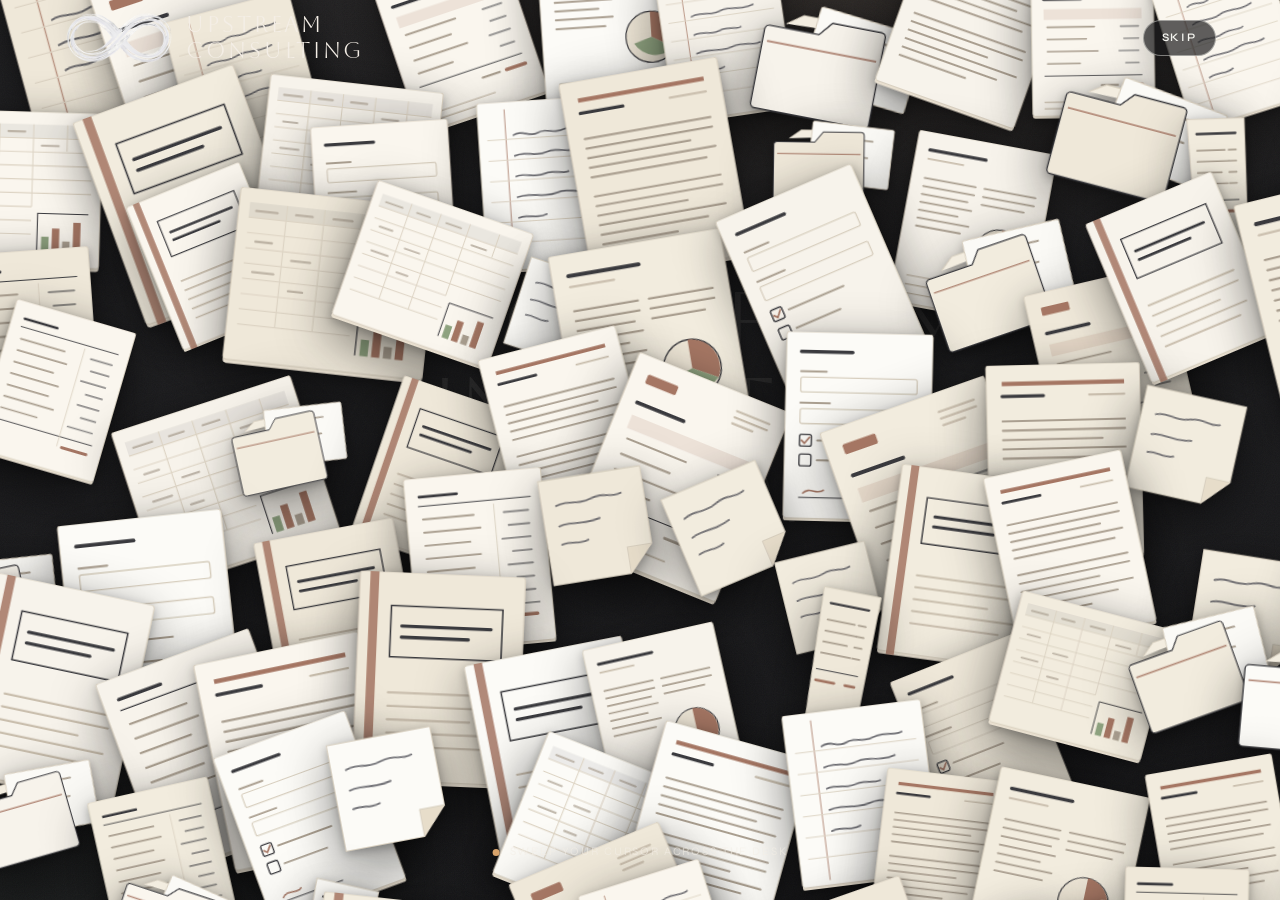
<file: index.html>
<!DOCTYPE html>
<html lang="en">
<head>
  <meta charset="UTF-8">
  <meta name="viewport" content="width=device-width, initial-scale=1.0">
  <script>
    /* Seen the desk already this browser session? Go straight to the home page. Add ?replay to watch it again. */
    (function(){
      try {
        if (sessionStorage.getItem('upstreamDeskSeen') && !/[?&]replay\b/.test(location.search)) location.replace('/home/');
      } catch (e) {}
    })();
  </script>
  <link rel="icon" type="image/png" sizes="32x32" href="/images/favicon-32.png">
  <link rel="icon" type="image/png" sizes="256x256" href="/images/favicon-256.png">
  <link rel="apple-touch-icon" href="/images/favicon-256.png">
  <title>AI &amp; Operations Consultant in BC | Upstream Consulting</title>
  <meta name="description" content="Every business runs on systems. Most were never written down. Upstream maps how yours run, systemizes them, and builds in the AI where it fits. Process first. Based in BC, Canada.">
  <link rel="canonical" href="https://upstreamconsulting.ca/">

  <!-- Open Graph -->
  <meta property="og:type" content="website">
  <meta property="og:title" content="AI &amp; Operations Consultant in BC | Upstream Consulting">
  <meta property="og:description" content="Every business runs on systems. Most were never written down. Upstream maps how yours run, systemizes them, and builds in the AI where it fits. Process first.">
  <meta property="og:url" content="https://upstreamconsulting.ca/">
  <meta property="og:image" content="https://upstreamconsulting.ca/images/og-card.jpg">
  <meta property="og:image:width" content="1200">
  <meta property="og:image:height" content="630">
  <meta property="og:site_name" content="Upstream Consulting">

  <!-- Twitter Card -->
  <meta name="twitter:card" content="summary_large_image">
  <meta name="twitter:image" content="https://upstreamconsulting.ca/images/og-card.jpg">
  <meta name="twitter:title" content="AI &amp; Operations Consultant in BC | Upstream Consulting">
  <meta name="twitter:description" content="Every business runs on systems. Most were never written down. Upstream maps how yours run, systemizes them, and builds in the AI where it fits. Process first.">

  <!-- ProfessionalService JSON-LD -->
  <script type="application/ld+json">
  {
    "@context": "https://schema.org",
    "@type": "ProfessionalService",
    "name": "Upstream Consulting",
    "alternateName": "Upstream Consulting Solutions Inc.",
    "description": "Tools that quote, track and run the job for contractors, trades and field service businesses in British Columbia, Canada, plus Claude set up properly for their teams.",
    "url": "https://upstreamconsulting.ca/",
    "email": "levi@upstreamconsulting.ca",
    "image": "https://upstreamconsulting.ca/images/og-card.jpg",
    "logo": "https://upstreamconsulting.ca/images/favicon-256.png",
    "areaServed": [
      { "@type": "AdministrativeArea", "name": "British Columbia" },
      { "@type": "Country", "name": "Canada" }
    ],
    "address": {
      "@type": "PostalAddress",
      "addressRegion": "BC",
      "addressCountry": "CA"
    },
    "founder": {
      "@type": "Person",
      "name": "Levi Dick"
    },
    "knowsAbout": [
      "quote and estimate tools for contractors",
      "project tracking for owners and builders",
      "CRM inside Microsoft 365",
      "Claude setup and training for teams",
      "operations consulting for trades and field service businesses",
      "workflow automation"
    ]
  }
  </script>
  <link rel="stylesheet" href="/styles.css?v=5">
  <link rel="stylesheet" href="/motion.css?v=1">
  <style>
    /* Page tokens: type and layout only. */
    :root {
      --font-label: 'Syne', 'Arial', sans-serif;
      --nav-h: 76px;
      --logo-h: 52px;
      --edge: max(24px, calc((100% - var(--max-width)) / 2 + 24px));
    }

    /* ----------------------------------------------------------------
       Desk hero: copied verbatim from the live /index.html so the page
       looks and behaves exactly as it does today. These colour values
       are the live page's own, not new ones.
       ---------------------------------------------------------------- */
    .ai-desk{position:relative;min-height:100vh;overflow:hidden;isolation:isolate;cursor:crosshair;
      background:radial-gradient(1200px 600px at 70% -10%, rgba(216,163,107,.10), transparent 60%),
      radial-gradient(900px 500px at 0% 110%, rgba(91,122,94,.08), transparent 60%),
      linear-gradient(180deg,#1d1d1f,#141416);}
    .ai-desk::after{content:"";position:absolute;inset:0;z-index:0;pointer-events:none;opacity:.05;
      background-image:url("data:image/svg+xml;utf8,<svg xmlns='http://www.w3.org/2000/svg' width='200' height='200'><filter id='n'><feTurbulence type='fractalNoise' baseFrequency='0.9' numOctaves='2'/></filter><rect width='100%25' height='100%25' filter='url(%23n)'/></svg>");}
    .ai-reveal{position:absolute;inset:0;z-index:1;display:flex;flex-direction:column;align-items:center;justify-content:center;text-align:center;padding:120px 24px 48px;}
    .ai-reveal .eyebrow{font-family:'Syne',sans-serif;font-size:.72rem;font-weight:600;letter-spacing:.22em;text-transform:uppercase;color:#D8A36B;margin-bottom:18px;opacity:0;transform:translateY(8px);transition:opacity .8s ease,transform .8s ease;}
    .ai-reveal h1{font-family:'Aboreto',Georgia,serif;font-size:clamp(38px,7vw,84px);line-height:1.02;letter-spacing:.01em;color:#F4EEE6;max-width:16ch;margin:0 auto;text-transform:none;opacity:.1;transition:opacity .6s ease;}
    .ai-reveal .lead{margin-top:22px;max-width:560px;font-size:1.05rem;color:rgba(244,238,230,.86);opacity:0;transform:translateY(10px);transition:opacity .8s ease .1s,transform .8s ease .1s;}
    .ai-reveal .cta{margin-top:32px;display:flex;gap:14px;flex-wrap:wrap;justify-content:center;opacity:0;transform:translateY(10px);transition:opacity .8s ease .2s,transform .8s ease .2s;pointer-events:none;}
    .ai-reveal.cleared .eyebrow,.ai-reveal.cleared .lead,.ai-reveal.cleared .cta{opacity:1;transform:none;}
    .ai-reveal.cleared .cta{pointer-events:auto;}
    .ai-reveal.cleared h1{opacity:1;}
    .ai-clutter{position:absolute;inset:0;z-index:2;pointer-events:none;}
    .ai-item{position:absolute;transition:transform .85s cubic-bezier(.22,.61,.36,1),opacity .8s ease;will-change:transform,opacity;filter:drop-shadow(0 16px 26px rgba(0,0,0,.42)) drop-shadow(0 3px 5px rgba(0,0,0,.3));}
    .ai-item svg{display:block;width:100%;height:auto;}
    .ai-item.gone{opacity:0;}
    .ai-hint{position:absolute;left:50%;bottom:38px;transform:translateX(-50%);z-index:3;font-family:'Syne',sans-serif;font-size:.72rem;letter-spacing:.16em;text-transform:uppercase;color:rgba(244,238,230,.6);display:flex;align-items:center;gap:10px;transition:opacity .5s ease;}
    .ai-hint .dot{width:7px;height:7px;border-radius:50%;background:#D8A36B;animation:aipulse 1.6s ease-in-out infinite;}
    @keyframes aipulse{0%,100%{opacity:.4;transform:scale(1);}50%{opacity:1;transform:scale(1.5);}}
    .ai-hint.hide{opacity:0;}
    .ai-reveal .cta .btn-outline{color:#fff;border-color:rgba(255,255,255,.5);}
    .ai-reveal .cta .btn-outline:hover{background:#fff;color:var(--charcoal);border-color:#fff;}
    .splash-logo{position:fixed;top:26px;left:28px;z-index:10;display:flex;align-items:center;gap:12px;text-decoration:none;}
    .splash-logo img{height:52px;width:auto;filter:invert(1);}
    .splash-logo span{font-family:'Aboreto',serif;font-weight:400;font-size:1.4rem;line-height:1.14;text-transform:uppercase;letter-spacing:.12em;color:#F4EEE6;white-space:nowrap;}
    .splash-logo:hover span{color:#D8A36B;}
    @media (max-width:900px){.ai-reveal{padding-top:120px;}.splash-logo{top:18px;left:18px;}.splash-logo img{height:42px;}.splash-logo span{font-size:1.15rem;}}
    @media (prefers-reduced-motion:reduce){.ai-item{transition:none;}.ai-reveal .eyebrow,.ai-reveal .lead,.ai-reveal .cta{transition:none;}}

    /* ARTIFACT-LOCAL OVERRIDES (page CSS starts here: tokens only, no raw hex or font names) */

    /* Logo sits exactly where the home page nav logo sits, so it holds still through the hand off
       (its transition name, site-logo, is set in /motion.css) */
    .splash-logo { top: calc((var(--nav-h) - var(--logo-h)) / 2); left: var(--edge); }
    .splash-logo img { height: var(--logo-h); }
    @media (min-width: 901px) and (max-width: 1080px) { :root { --logo-h: 44px; } .splash-logo span { font-size: 1.12rem; } }
    @media (max-width: 900px) {
      .splash-logo { top: calc((var(--nav-h) - var(--logo-h)) / 2); left: 24px; }
      .splash-logo img { height: var(--logo-h); }
      .splash-logo span { font-size: 1.4rem; }
    }
    @media (max-width: 480px) { :root { --logo-h: 40px; } .splash-logo span { font-size: 1.05rem; } }

    /* Skip: visible from the first moment */
    .intro-skip {
      position: fixed; z-index: 11;
      top: calc((var(--nav-h) - 36px) / 2); right: var(--edge);
      height: 36px; display: inline-flex; align-items: center; padding: 0 18px;
      font-family: var(--font-label); font-size: .72rem; font-weight: 600; letter-spacing: .16em; text-transform: uppercase;
      color: var(--off-white);
      border: 1px solid color-mix(in srgb, var(--off-white) 45%, transparent); border-radius: 999px;
      background: color-mix(in srgb, var(--charcoal) 70%, transparent);
    }
    .intro-skip:hover { color: var(--charcoal); background: var(--gold); border-color: var(--gold); }
    @media (max-width: 900px) { .intro-skip { right: 24px; } }

    /* Page to page hand off (calm crossfade, the logo holds still) lives in /motion.css */

    @media print {
      .intro-skip, .ai-clutter, .ai-hint { display: none !important; }
      .ai-reveal .eyebrow, .ai-reveal .lead, .ai-reveal .cta, .ai-reveal h1 { opacity: 1 !important; transform: none !important; }
    }
  </style>
</head>
<body>

  <a href="#main" class="skip-link">Skip to content</a>

  <!-- Splash masthead: logo and Skip only, no menu (as on the live landing) -->
  <a href="/home/" class="splash-logo" aria-label="Upstream Consulting, go to the home page">
    <img src="/images/logo-symbol.png" alt="Upstream Consulting">
    <span>Upstream<br>Consulting</span>
  </a>
  <a href="/home/" class="intro-skip">Skip</a>

  <!-- Hero: clear the desk -->
  <section class="ai-desk" id="ai-desk">
    <div class="ai-reveal" id="aiReveal">
      <a id="main" tabindex="-1"></a>
      <div class="eyebrow">Operations + AI Consulting</div>
      <h1>Get out from under the paperwork.</h1>
      <p class="lead">Every business runs on systems. Most were never written down. Upstream maps how yours actually run, systemizes them, and builds in the AI where it earns its place. Process first, based in BC.</p>
      <div class="cta">
        <a class="btn btn-primary" id="learnMore" href="/home/">Learn more</a>
      </div>
    </div>
    <div class="ai-clutter" id="aiClutter" aria-hidden="true"></div>
    <div class="ai-hint" id="aiHint"><span class="dot"></span> Sweep your cursor across the desk</div>
  </section>

  <script>
    /* Hand off to the home page once the headline has had time to be read.
       Desk clears (auto at 3.2 s, or sooner once about half the papers are swept),
       the reveal fades in over about 1 s, then a 2 s hold, then location.replace().
       No timer for keyboard users (any Tab or focus) or with reduced motion.
       In a background tab it waits until the page is on screen, then holds again. */
    (function(){
      var HOME = '/home/', KEY = 'upstreamDeskSeen', REVEAL_MS = 1000, HOLD_MS = 2000;
      var desk = document.getElementById('ai-desk');
      var reduce = window.matchMedia && matchMedia('(prefers-reduced-motion: reduce)').matches;
      var held = false, timer = null, done = false;
      function hold(){ held = true; if (timer) { clearTimeout(timer); timer = null; } }
      document.addEventListener('keydown', function(e){ if (e.key === 'Tab') hold(); });
      document.addEventListener('focusin', hold);
      if (reduce) { var b = document.getElementById('learnMore'); if (b) b.textContent = 'Continue'; }
      desk.addEventListener('deskcleared', function(e){
        if (done) return; done = true;
        try { sessionStorage.setItem(KEY, '1'); } catch (err) {}
        if (reduce || (e.detail && e.detail.reduced) || held) return;
        function go(){
          if (held) return;
          if (document.hidden) {
            document.addEventListener('visibilitychange', function shown(){
              if (document.hidden) return;
              document.removeEventListener('visibilitychange', shown);
              timer = setTimeout(go, HOLD_MS);
            });
            return;
          }
          location.replace(HOME);
        }
        timer = setTimeout(go, REVEAL_MS + HOLD_MS);
      });
    })();
  </script>
  <script src="/desk-hero.js" defer></script>
</body>
</html>
</file>
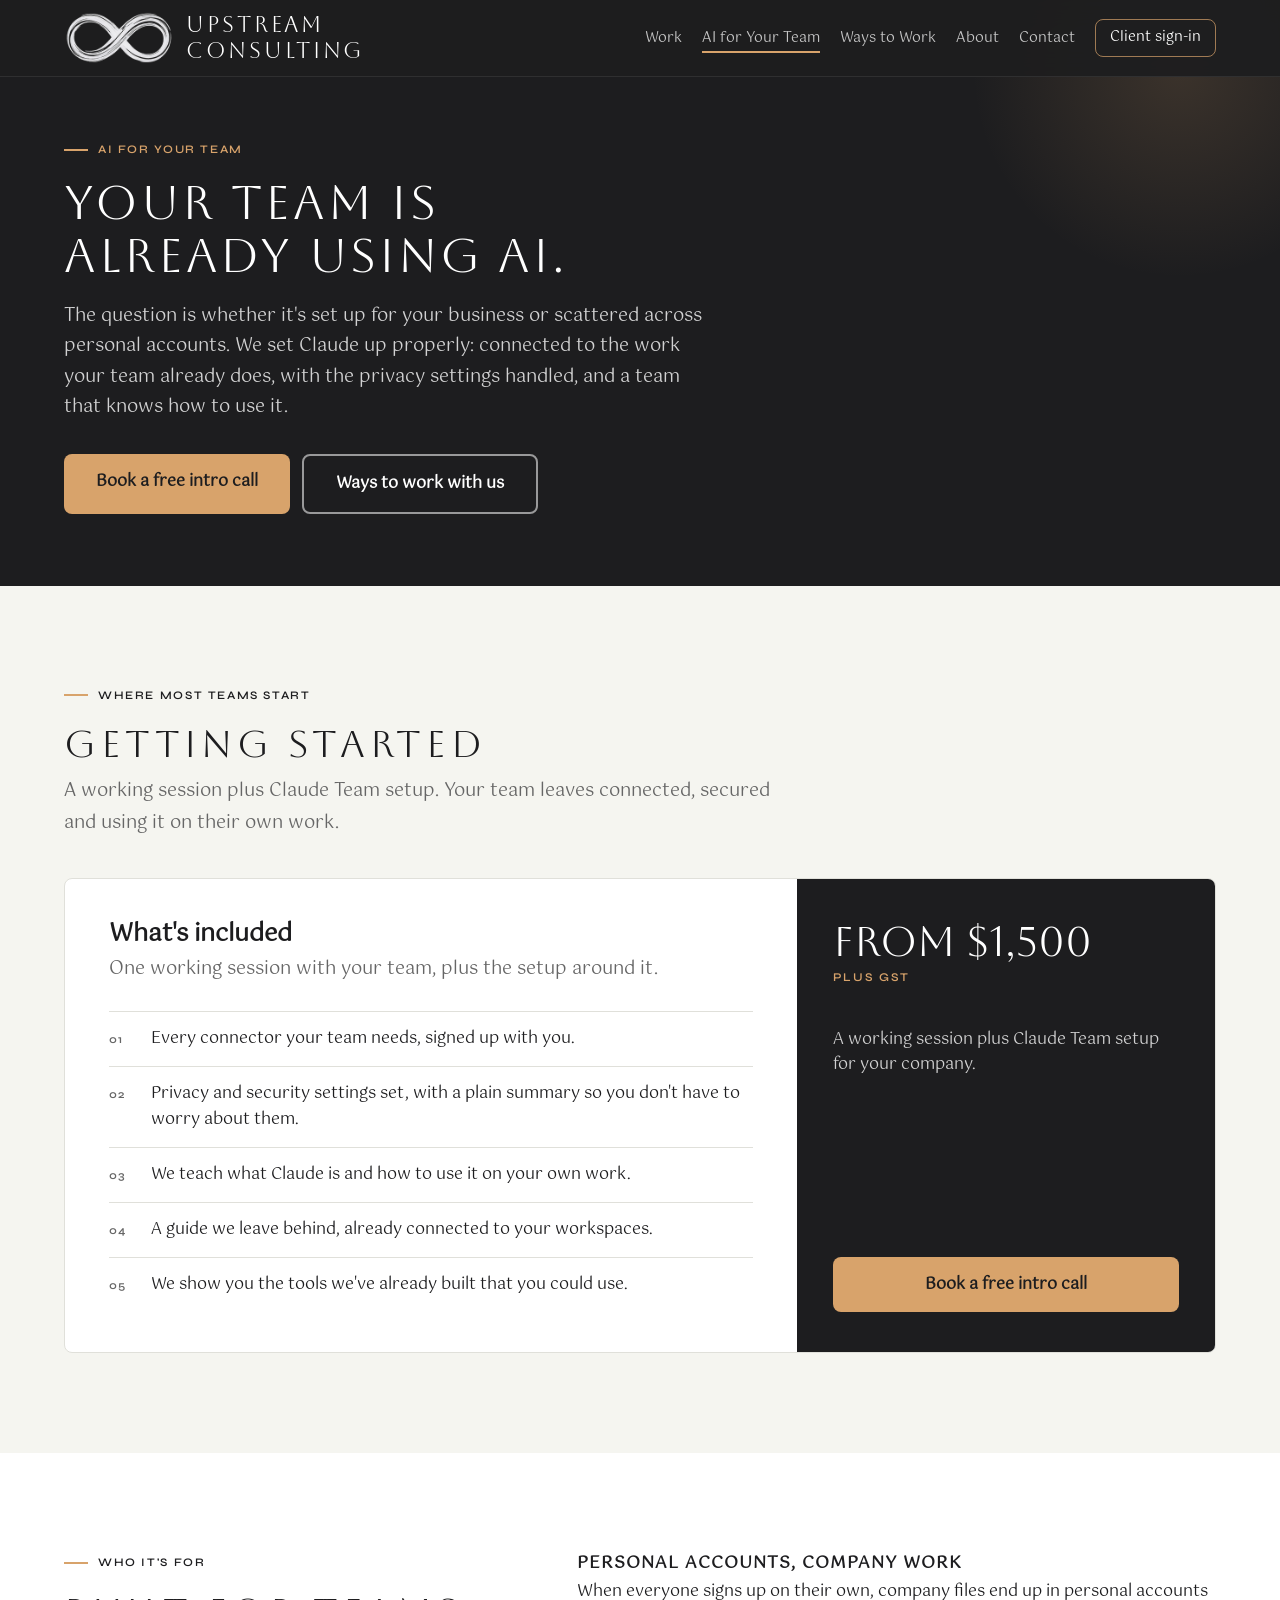
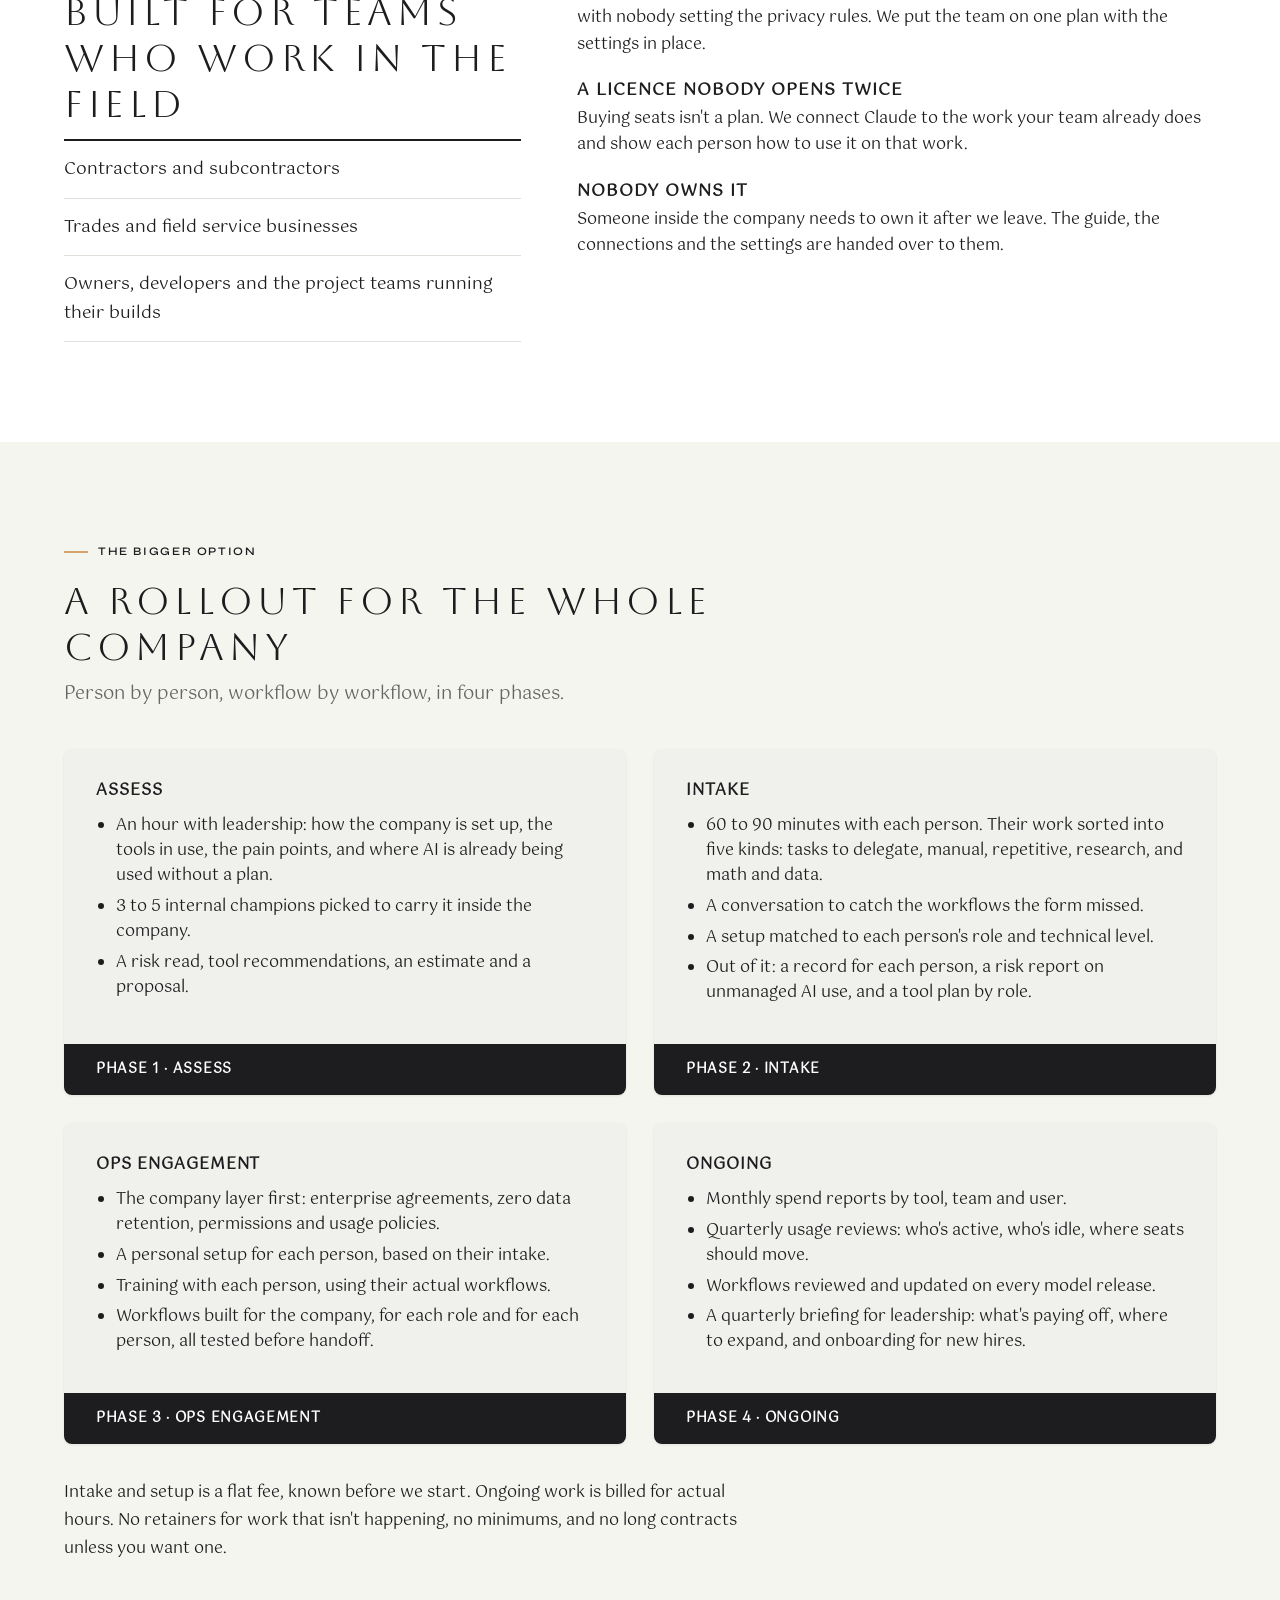
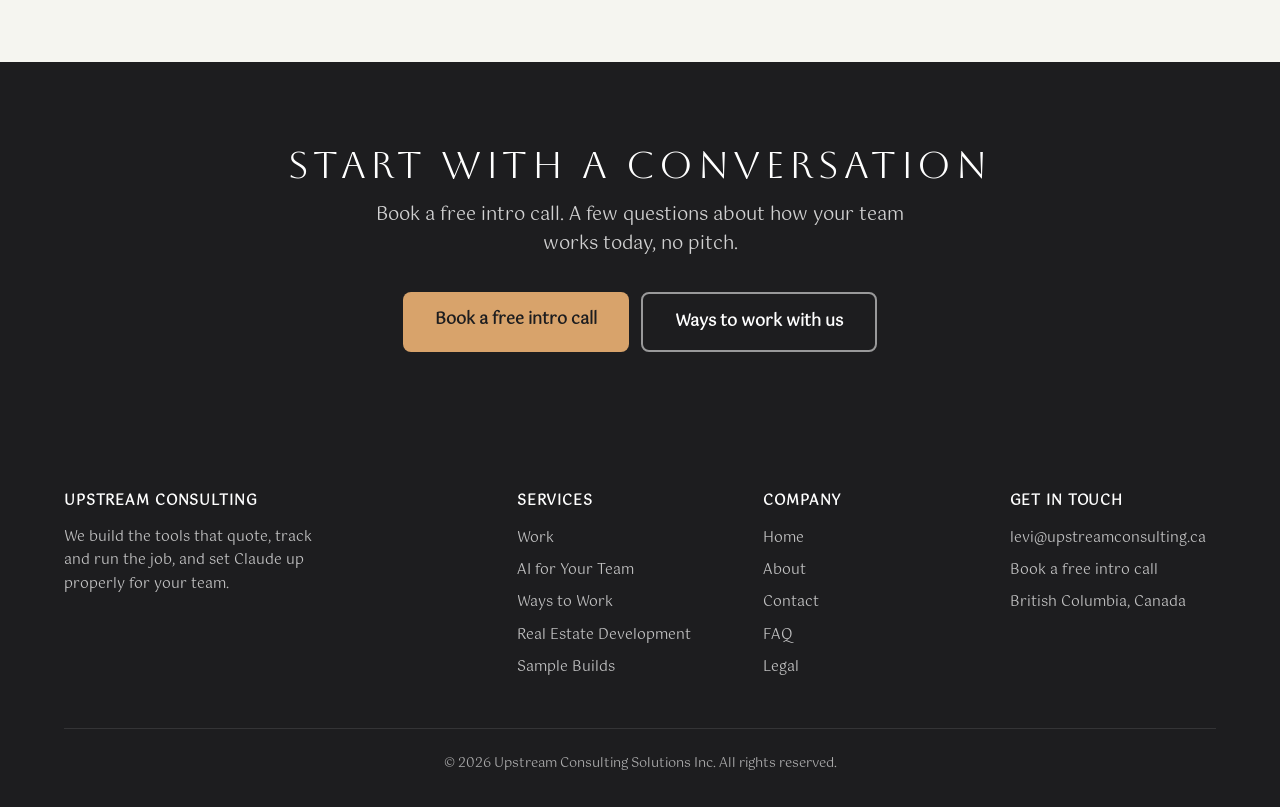
<file: ai-integration/index.html>
<!DOCTYPE html>
<html lang="en">
<head>
  <meta charset="UTF-8">
  <meta name="viewport" content="width=device-width, initial-scale=1.0">
  <link rel="icon" type="image/png" sizes="32x32" href="/images/favicon-32.png">
  <link rel="icon" type="image/png" sizes="256x256" href="/images/favicon-256.png">
  <link rel="apple-touch-icon" href="/images/favicon-256.png">
  <title>AI for Your Team | Upstream Consulting</title>
  <meta name="description" content="Claude set up properly for contractors, trades, field service and project teams. Getting Started from $1,500 plus GST, or a rollout across the whole company.">
  <link rel="canonical" href="https://upstreamconsulting.ca/ai-integration/">

  <!-- Open Graph -->
  <meta property="og:type" content="website">
  <meta property="og:title" content="AI for Your Team | Upstream Consulting">
  <meta property="og:description" content="Claude set up properly for contractors, trades, field service and project teams. Getting Started from $1,500 plus GST, or a rollout across the whole company.">
  <meta property="og:url" content="https://upstreamconsulting.ca/ai-integration/">
  <meta property="og:image" content="https://upstreamconsulting.ca/images/og-card.jpg">
  <meta property="og:image:width" content="1200">
  <meta property="og:image:height" content="630">
  <meta property="og:site_name" content="Upstream Consulting">

  <!-- Twitter Card -->
  <meta name="twitter:card" content="summary_large_image">
  <meta name="twitter:image" content="https://upstreamconsulting.ca/images/og-card.jpg">
  <meta name="twitter:title" content="AI for Your Team | Upstream Consulting">
  <meta name="twitter:description" content="Claude set up properly for contractors, trades, field service and project teams. Getting Started from $1,500 plus GST, or a rollout across the whole company.">
  <link rel="stylesheet" href="/styles.css?v=5">
  <link rel="stylesheet" href="/motion.css?v=1">
  <style>
    /* Page tokens: type and layout only. Every colour below comes from the :root tokens in /styles.css. */
    :root {
      --font-label: 'Syne', 'Arial', sans-serif;
      --font-display: 'Aboreto', Georgia, serif;
      --font-body: 'Gotu', Georgia, serif;
      --nav-h: 76px;
      --top-h: var(--nav-h);
    }

    /* ARTIFACT-LOCAL OVERRIDES (marker read by check-artifact.js; no hex, no raw font names below) */

    /* Shared helpers */
    .label {
      font-family: var(--font-label); font-size: .72rem; font-weight: 600;
      letter-spacing: .14em; text-transform: uppercase; color: var(--charcoal);
      margin-bottom: 1rem; display: flex; align-items: center; gap: 10px;
    }
    .label::before { content: ''; flex: 0 0 24px; height: 2px; background: var(--gold); }
    .label.on-dark { color: var(--gold); }
    .btn-row { display: flex; flex-wrap: wrap; gap: 12px; margin-top: 2rem; }
    .btn-row.center { justify-content: center; }
    .btn-outline.on-light { color: var(--charcoal); border-color: var(--charcoal); }
    .btn-outline.on-light:hover { background: var(--charcoal); color: var(--white); }
    .btn-outline.on-dark { color: var(--white); border-color: color-mix(in srgb, var(--white) 55%, transparent); }
    .btn-outline.on-dark:hover { background: var(--white); color: var(--charcoal); border-color: var(--white); }
    .section-head { max-width: 720px; margin-bottom: 2.5rem; }
    .section-head h2 { margin-bottom: .5rem; }
    .section-head .section-sub { margin-bottom: 0; }

    /* Page hero */
    .page-hero { background: var(--charcoal); padding: calc(var(--top-h) + 64px) 0 72px; position: relative; overflow: hidden; }
    .page-hero::before {
      content: ''; position: absolute; top: -140px; right: -110px; width: 420px; height: 420px; border-radius: 50%;
      background: radial-gradient(circle, color-mix(in srgb, var(--gold) 16%, transparent) 0%, transparent 70%);
      pointer-events: none;
    }
    .page-hero .container { position: relative; z-index: 1; }
    .page-hero h1 { color: var(--white); font-size: clamp(1.9rem, 3.8vw, 3rem); line-height: 1.12; max-width: 18ch; margin-bottom: 1.1rem; }
    .page-hero .lead { color: color-mix(in srgb, var(--white) 80%, transparent); font-size: 1.12rem; max-width: 640px; }
    .page-hero .lead + .lead { margin-top: .9rem; }

    /* Getting Started offer */
    .offer { display: grid; grid-template-columns: minmax(0, 7fr) minmax(0, 4fr); gap: 0; border: 1px solid var(--gray-200); border-radius: var(--radius); overflow: hidden; background: var(--white); }
    .offer-main { padding: 40px 44px; }
    .offer-main h3 { font-size: 1.5rem; margin-bottom: .4rem; }
    .offer-main .offer-what { color: var(--gray-600); margin-bottom: 1.6rem; }
    .offer-list { list-style: none; counter-reset: incl; }
    .offer-list li {
      counter-increment: incl; display: grid; grid-template-columns: 38px 1fr; gap: 4px;
      padding: 14px 0; border-top: 1px solid var(--gray-200); font-size: 1.02rem; line-height: 1.6;
    }
    .offer-list li::before {
      content: counter(incl, decimal-leading-zero); font-family: var(--font-label); font-size: .72rem;
      font-weight: 600; letter-spacing: .08em; color: var(--gray-600); padding-top: 4px;
    }
    .offer-side { background: var(--charcoal); color: var(--white); padding: 40px 36px; display: flex; flex-direction: column; }
    .offer-side p { color: color-mix(in srgb, var(--white) 80%, transparent); font-size: .98rem; line-height: 1.6; }
    .offer-side .offer-price { font-family: var(--font-display); font-size: 2.6rem; line-height: 1.1; color: var(--white); margin-bottom: .2rem; }
    .offer-side .offer-price-note { color: var(--gold); font-family: var(--font-label); font-size: .74rem; font-weight: 600; letter-spacing: .14em; text-transform: uppercase; margin: 0 0 1.6rem; }
    .offer-side .btn-row { margin-top: auto; padding-top: 1.6rem; }
    .offer-side .btn { width: 100%; text-align: center; }

    /* Who it's for */
    .who-grid { display: grid; grid-template-columns: minmax(0, 5fr) minmax(0, 7fr); gap: 56px; align-items: start; }
    .who-list { list-style: none; border-top: 2px solid var(--charcoal); }
    .who-list li { padding: 14px 0; border-bottom: 1px solid var(--gray-200); font-size: 1.05rem; }
    .why-list { list-style: none; display: grid; gap: 22px; }
    .why-list h3 { font-size: 1.05rem; text-transform: uppercase; letter-spacing: .06em; margin-bottom: .3rem; }
    .why-list p { font-size: 1rem; line-height: 1.65; color: var(--charcoal); }

    /* Company wide rollout */
    .phase-card .card-body h3 { margin-bottom: .8rem; }
    .phase-card .card-body li { font-size: .98rem; line-height: 1.6; }
    .pricing-note { max-width: 680px; margin-top: 2.2rem; font-size: 1.02rem; color: var(--charcoal); }

    @media (max-width: 1024px) {
      .offer { grid-template-columns: 1fr; }
      .who-grid { grid-template-columns: 1fr; gap: 40px; }
    }
    @media (max-width: 768px) {
      .page-hero { padding: calc(var(--top-h) + 36px) 0 52px; }
      .offer-main { padding: 28px 22px; }
      .offer-side { padding: 28px 22px; }
      .offer-side .offer-price { font-size: 2.1rem; }
    }
    @media (max-width: 480px) { .btn-row .btn { width: 100%; text-align: center; } }

    @media print {
      .nav, .back-to-top { display: none !important; }
      .page-hero { padding-top: 32px; }
      .reveal { opacity: 1 !important; transform: none !important; }
      .offer, .phase-card { break-inside: avoid; }
    }
  </style>
</head>
<body>

  <a href="#main" class="skip-link">Skip to content</a>

  <!-- Navigation -->
  <nav class="nav" id="nav" aria-label="Main navigation">
    <div class="nav-inner">
      <a href="/home/" class="nav-logo"><img src="/images/logo-symbol.png" alt="Upstream Consulting"><span>Upstream<br>Consulting</span></a>
      <button class="hamburger" id="hamburger" aria-label="Toggle menu" aria-expanded="false" aria-controls="navLinks">
        <span></span><span></span><span></span>
      </button>
      <ul class="nav-links" id="navLinks">
        <li><a href="/work/">Work</a></li>
        <li><a href="/ai-integration/">AI for Your Team</a></li>
        <li><a href="/ways-to-work/">Ways to Work</a></li>
        <li><a href="/behind-the-work/">About</a></li>
        <li><a href="/contact/">Contact</a></li>
        <li class="nav-signin-item"><a href="https://hub.upstreamconsulting.ca" class="nav-signin">Client sign-in</a></li>
      </ul>
    </div>
  </nav>

  <main id="main" tabindex="-1">

    <!-- Hero -->
    <section class="page-hero" aria-labelledby="ai-title">
      <div class="container">
        <p class="label on-dark">AI for your team</p>
        <h1 id="ai-title">Your team is already using AI.</h1>
        <p class="lead">The question is whether it's set up for your business or scattered across personal accounts. We set Claude up properly: connected to the work your team already does, with the privacy settings handled, and a team that knows how to use it.</p>
        <div class="btn-row">
          <a href="https://cal.com/upstream-consulting/intro-upstream" target="_blank" rel="noopener" class="btn btn-primary">Book a free intro call</a>
          <a href="/ways-to-work/" class="btn btn-outline on-dark">Ways to work with us</a>
        </div>
      </div>
    </section>

    <!-- Getting Started -->
    <section class="alt-bg" aria-labelledby="start-title">
      <div class="container">
        <div class="section-head">
          <p class="label">Where most teams start</p>
          <h2 id="start-title">Getting Started</h2>
          <p class="section-sub">A working session plus Claude Team setup. Your team leaves connected, secured and using it on their own work.</p>
        </div>
        <div class="offer">
          <div class="offer-main">
            <h3>What's included</h3>
            <p class="offer-what">One working session with your team, plus the setup around it.</p>
            <ol class="offer-list">
              <li>Every connector your team needs, signed up with you.</li>
              <li>Privacy and security settings set, with a plain summary so you don't have to worry about them.</li>
              <li>We teach what Claude is and how to use it on your own work.</li>
              <li>A guide we leave behind, already connected to your workspaces.</li>
              <li>We show you the tools we've already built that you could use.</li>
            </ol>
          </div>
          <div class="offer-side">
            <p class="offer-price">From $1,500</p>
            <p class="offer-price-note">plus GST</p>
            <p>A working session plus Claude Team setup for your company.</p>
            <div class="btn-row">
              <a href="https://cal.com/upstream-consulting/intro-upstream" target="_blank" rel="noopener" class="btn btn-primary">Book a free intro call</a>
            </div>
          </div>
        </div>
      </div>
    </section>

    <!-- Who it's for + why setup matters -->
    <section aria-labelledby="who-title">
      <div class="container who-grid">
        <div>
          <p class="label">Who it's for</p>
          <h2 id="who-title">Built for teams who work in the field</h2>
          <ul class="who-list">
            <li>Contractors and subcontractors</li>
            <li>Trades and field service businesses</li>
            <li>Owners, developers and the project teams running their builds</li>
          </ul>
        </div>
        <ul class="why-list">
          <li>
            <h3>Personal accounts, company work</h3>
            <p>When everyone signs up on their own, company files end up in personal accounts with nobody setting the privacy rules. We put the team on one plan with the settings in place.</p>
          </li>
          <li>
            <h3>A licence nobody opens twice</h3>
            <p>Buying seats isn't a plan. We connect Claude to the work your team already does and show each person how to use it on that work.</p>
          </li>
          <li>
            <h3>Nobody owns it</h3>
            <p>Someone inside the company needs to own it after we leave. The guide, the connections and the settings are handed over to them.</p>
          </li>
        </ul>
      </div>
    </section>

    <!-- Company wide rollout -->
    <section class="alt-bg" aria-labelledby="rollout-title">
      <div class="container">
        <div class="section-head">
          <p class="label">The bigger option</p>
          <h2 id="rollout-title">A rollout for the whole company</h2>
          <p class="section-sub">Person by person, workflow by workflow, in four phases.</p>
        </div>
        <div class="cards-grid">
          <div class="card phase-card">
            <div class="card-body">
              <h3>Assess</h3>
              <ul>
                <li>An hour with leadership: how the company is set up, the tools in use, the pain points, and where AI is already being used without a plan.</li>
                <li>3 to 5 internal champions picked to carry it inside the company.</li>
                <li>A risk read, tool recommendations, an estimate and a proposal.</li>
              </ul>
            </div>
            <div class="card-label">Phase 1 &middot; Assess</div>
          </div>
          <div class="card phase-card">
            <div class="card-body">
              <h3>Intake</h3>
              <ul>
                <li>60 to 90 minutes with each person. Their work sorted into five kinds: tasks to delegate, manual, repetitive, research, and math and data.</li>
                <li>A conversation to catch the workflows the form missed.</li>
                <li>A setup matched to each person's role and technical level.</li>
                <li>Out of it: a record for each person, a risk report on unmanaged AI use, and a tool plan by role.</li>
              </ul>
            </div>
            <div class="card-label">Phase 2 &middot; Intake</div>
          </div>
          <div class="card phase-card">
            <div class="card-body">
              <h3>Ops Engagement</h3>
              <ul>
                <li>The company layer first: enterprise agreements, zero data retention, permissions and usage policies.</li>
                <li>A personal setup for each person, based on their intake.</li>
                <li>Training with each person, using their actual workflows.</li>
                <li>Workflows built for the company, for each role and for each person, all tested before handoff.</li>
              </ul>
            </div>
            <div class="card-label">Phase 3 &middot; Ops Engagement</div>
          </div>
          <div class="card phase-card">
            <div class="card-body">
              <h3>Ongoing</h3>
              <ul>
                <li>Monthly spend reports by tool, team and user.</li>
                <li>Quarterly usage reviews: who's active, who's idle, where seats should move.</li>
                <li>Workflows reviewed and updated on every model release.</li>
                <li>A quarterly briefing for leadership: what's paying off, where to expand, and onboarding for new hires.</li>
              </ul>
            </div>
            <div class="card-label">Phase 4 &middot; Ongoing</div>
          </div>
        </div>
        <p class="pricing-note">Intake and setup is a flat fee, known before we start. Ongoing work is billed for actual hours. No retainers for work that isn't happening, no minimums, and no long contracts unless you want one.</p>
      </div>
    </section>

    <!-- CTA -->
    <section class="dark-section cta-section" aria-labelledby="cta-title">
      <div class="container">
        <h2 id="cta-title">Start with a conversation</h2>
        <p>Book a free intro call. A few questions about how your team works today, no pitch.</p>
        <div class="btn-row center">
          <a href="https://cal.com/upstream-consulting/intro-upstream" target="_blank" rel="noopener" class="btn btn-primary">Book a free intro call</a>
          <a href="/ways-to-work/" class="btn btn-outline on-dark">Ways to work with us</a>
        </div>
      </div>
    </section>

  </main>

  <!-- Footer -->
  <footer class="site-footer">
    <div class="container">
      <div class="footer-grid">
        <div class="footer-col">
          <h2 class="footer-h">Upstream Consulting</h2>
          <p class="footer-tagline">We build the tools that quote, track and run the job, and set Claude up properly for your team.</p>
        </div>
        <div class="footer-col">
          <h2 class="footer-h">Services</h2>
          <a href="/work/">Work</a>
          <a href="/ai-integration/">AI for Your Team</a>
          <a href="/ways-to-work/">Ways to Work</a>
          <a href="/real-estate-development/">Real Estate Development</a>
          <a href="/sample-builds/">Sample Builds</a>
        </div>
        <div class="footer-col">
          <h2 class="footer-h">Company</h2>
          <a href="/home/">Home</a>
          <a href="/behind-the-work/">About</a>
          <a href="/contact/">Contact</a>
          <a href="/faqs/">FAQ</a>
          <a href="/legal/">Legal</a>
        </div>
        <div class="footer-col">
          <h2 class="footer-h">Get in Touch</h2>
          <a href="mailto:levi@upstreamconsulting.ca">levi@upstreamconsulting.ca</a>
          <a href="https://cal.com/upstream-consulting/intro-upstream" target="_blank" rel="noopener">Book a free intro call</a>
          <p class="footer-meta">British Columbia, Canada</p>
        </div>
      </div>
      <div class="footer-bottom">
        &copy; 2026 Upstream Consulting Solutions Inc. All rights reserved.
      </div>
    </div>
  </footer>

  <!-- Back to Top -->
  <button class="back-to-top" id="backToTop" aria-label="Back to top">&uarr;</button>

  <!-- Minimal JS: hamburger + back-to-top + nav shadow (same behaviour as the live pages) -->
  <script>
    const hamburger = document.getElementById('hamburger');
    const navLinks = document.getElementById('navLinks');
    hamburger.addEventListener('click', () => {
      const open = hamburger.classList.toggle('open');
      navLinks.classList.toggle('open');
      hamburger.setAttribute('aria-expanded', open ? 'true' : 'false');
    });
    navLinks.querySelectorAll('a').forEach(link => {
      link.addEventListener('click', () => {
        hamburger.classList.remove('open');
        navLinks.classList.remove('open');
        hamburger.setAttribute('aria-expanded', 'false');
      });
    });
    const backToTop = document.getElementById('backToTop');
    window.addEventListener('scroll', () => {
      backToTop.classList.toggle('visible', window.scrollY > 400);
      document.getElementById('nav').classList.toggle('scrolled', window.scrollY > 10);
    }, { passive: true });
    backToTop.addEventListener('click', () => {
      window.scrollTo({ top: 0, behavior: 'smooth' });
    });
  </script>
  <script>
  (function(){
    var norm = location.pathname.replace(/index\.html$/,'');
    document.querySelectorAll('#navLinks a[href]').forEach(function(a){
      if (a.getAttribute('href') === norm) a.classList.add('active');
    });
  })();
  </script>
  <script src="/site-enhance.js" defer></script>
</body>
</html>
</file>
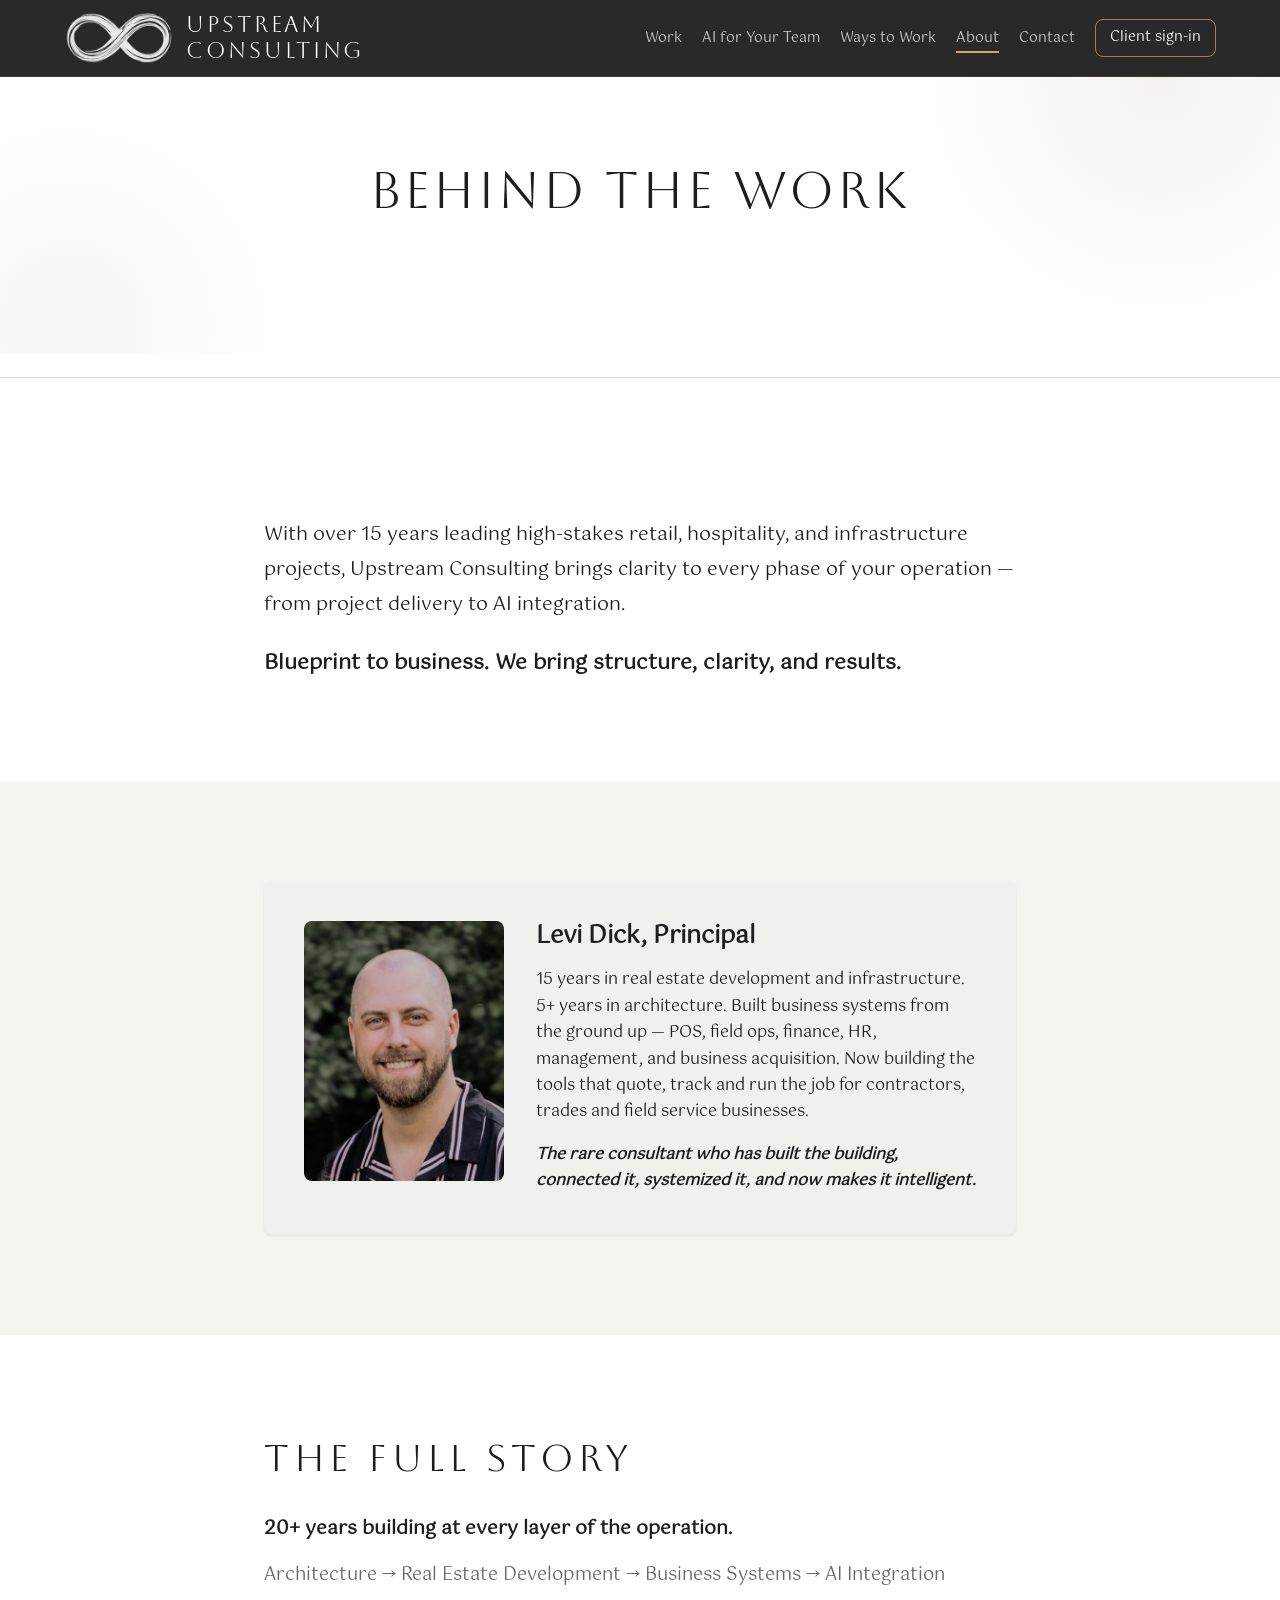
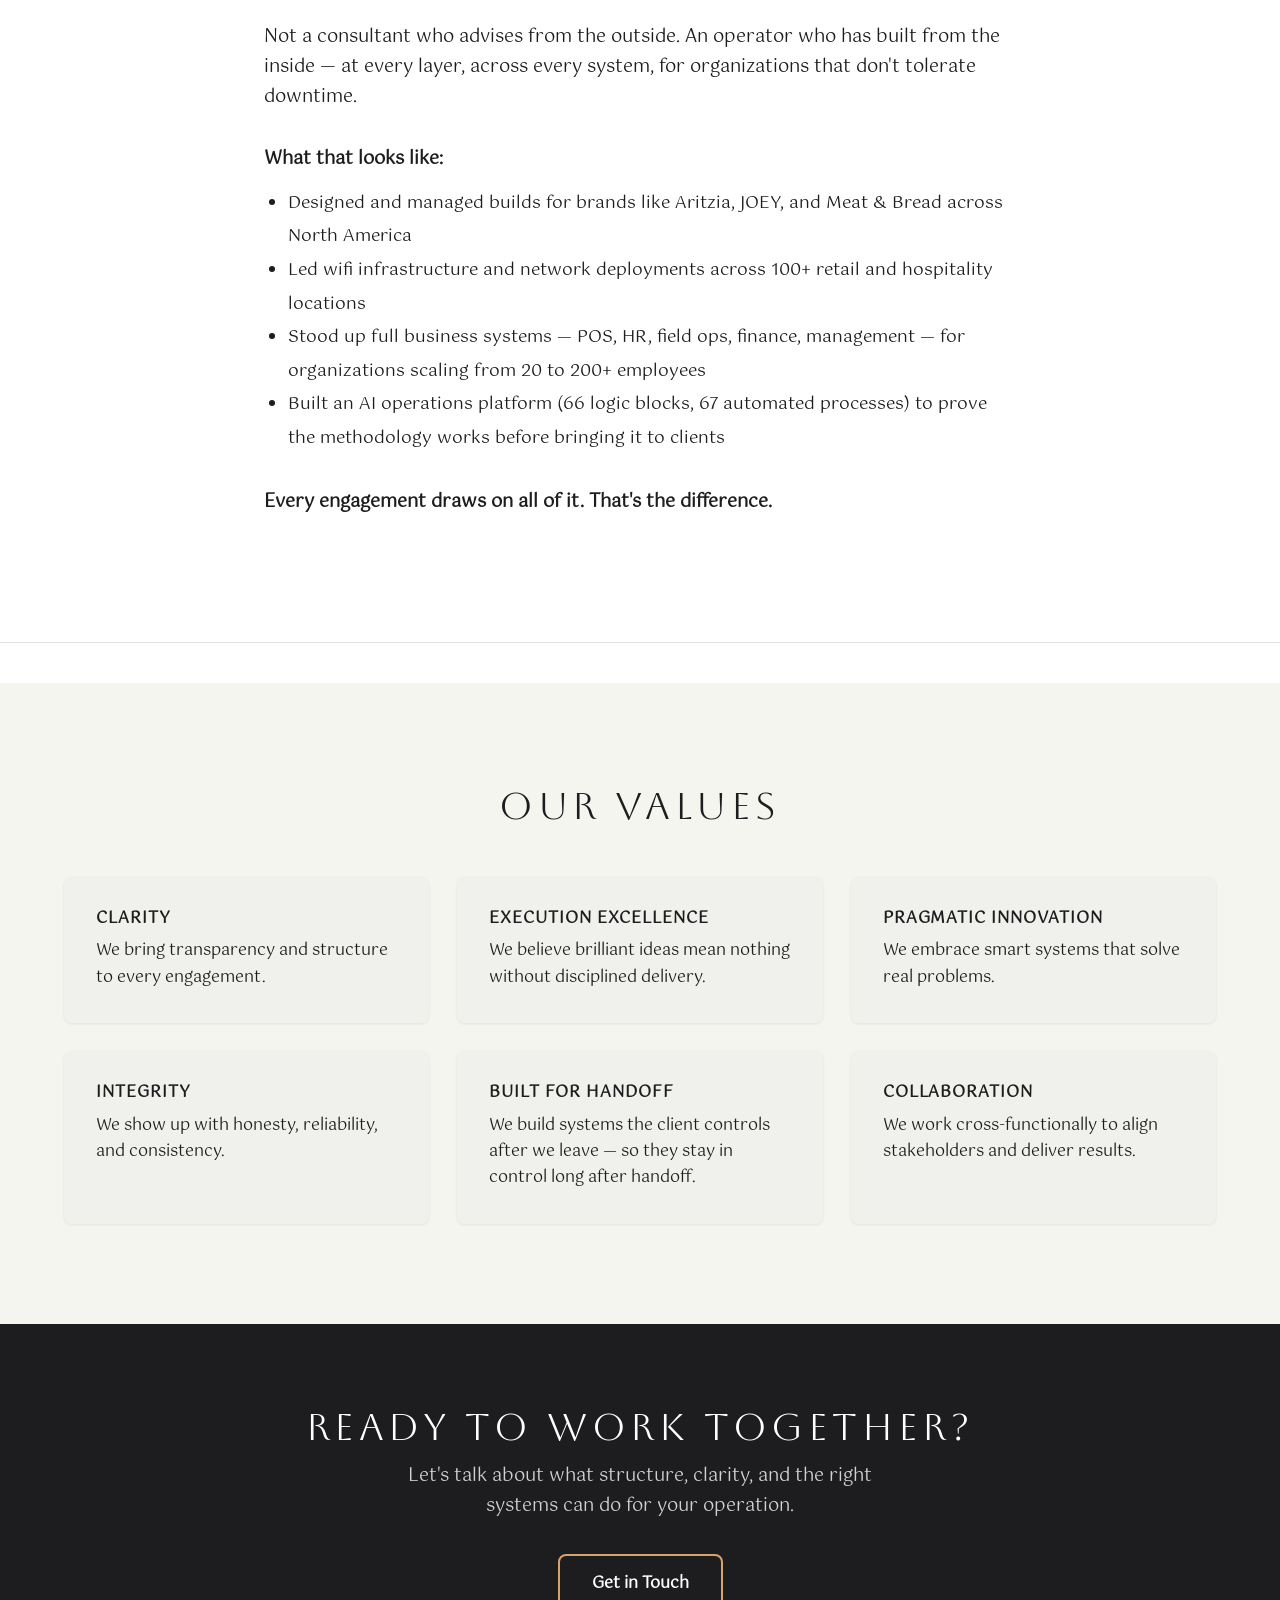
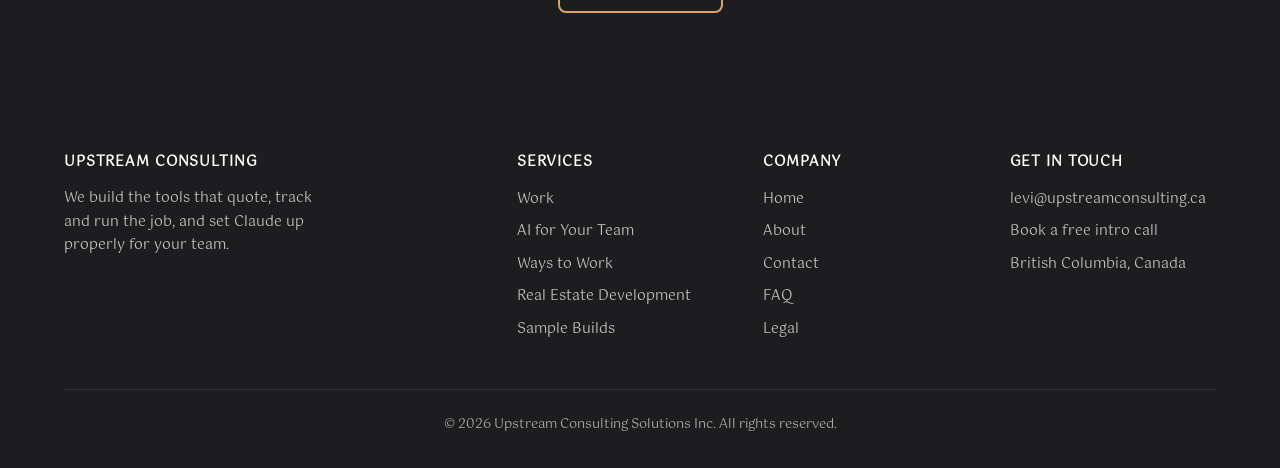
<file: behind-the-work/index.html>
<!DOCTYPE html>
<html lang="en">
<head>
  <meta charset="UTF-8">
  <meta name="viewport" content="width=device-width, initial-scale=1.0">
  <link rel="icon" type="image/png" sizes="32x32" href="/images/favicon-32.png">
  <link rel="icon" type="image/png" sizes="256x256" href="/images/favicon-256.png">
  <link rel="apple-touch-icon" href="/images/favicon-256.png">
  <title>Behind the Work | Upstream Consulting</title>
  <meta name="description" content="15+ years leading high-stakes retail, hospitality, and infrastructure projects, then building the systems that run them. Meet the operator behind Upstream Consulting.">
  <link rel="canonical" href="https://upstreamconsulting.ca/behind-the-work/">

  <!-- Open Graph -->
  <meta property="og:type" content="website">
  <meta property="og:title" content="Behind the Work | Upstream Consulting">
  <meta property="og:description" content="15+ years leading high-stakes retail, hospitality, and infrastructure projects, then building the systems that run them. Meet the operator behind Upstream Consulting.">
  <meta property="og:url" content="https://upstreamconsulting.ca/behind-the-work/">
  <meta property="og:image" content="https://upstreamconsulting.ca/images/og-card.jpg">
  <meta property="og:image:width" content="1200">
  <meta property="og:image:height" content="630">
  <meta property="og:site_name" content="Upstream Consulting">

  <!-- Twitter Card -->
  <meta name="twitter:card" content="summary_large_image">
  <meta name="twitter:image" content="https://upstreamconsulting.ca/images/og-card.jpg">
  <meta name="twitter:title" content="Behind the Work | Upstream Consulting">
  <meta name="twitter:description" content="15+ years leading high-stakes retail, hospitality, and infrastructure projects, then building the systems that run them. Meet the operator behind Upstream Consulting.">

  <link rel="stylesheet" href="/styles.css?v=5">
</head>
<body>

  <a href="#main" class="skip-link">Skip to content</a>

  <!-- Navigation -->
  <nav class="nav" id="nav" aria-label="Main navigation">
    <div class="nav-inner">
      <a href="/home/" class="nav-logo"><img src="/images/logo-symbol.png" alt="Upstream Consulting"><span>Upstream<br>Consulting</span></a>
      <button class="hamburger" id="hamburger" aria-label="Toggle menu" aria-expanded="false" aria-controls="navLinks">
        <span></span><span></span><span></span>
      </button>
      <ul class="nav-links" id="navLinks">
        <li><a href="/work/">Work</a></li>
        <li><a href="/ai-integration/">AI for Your Team</a></li>
        <li><a href="/ways-to-work/">Ways to Work</a></li>
        <li><a href="/behind-the-work/">About</a></li>
        <li><a href="/contact/">Contact</a></li>
        <li class="nav-signin-item"><a href="https://hub.upstreamconsulting.ca" class="nav-signin">Client sign-in</a></li>
      </ul>
    </div>
  </nav>

  <!-- Hero -->
  <section class="hero">
    <div class="container">
      <h1>Behind the Work</h1>
    </div>
  </section>

  <div class="section-divider"></div>

  <!-- Opening -->
  <section id="main" tabindex="-1">
    <div class="container" style="max-width:800px;">
      <p style="font-size:1.2rem; line-height:1.8; margin-bottom:1.5rem;">With over 15 years leading high-stakes retail, hospitality, and infrastructure projects, Upstream Consulting brings clarity to every phase of your operation — from project delivery to AI integration.</p>
      <p style="font-size:1.3rem; font-weight:700; color:var(--charcoal);">Blueprint to business. We bring structure, clarity, and results.</p>
    </div>
  </section>

  <!-- Bio Card -->
  <section class="alt-bg">
    <div class="container" style="max-width:800px;">
      <div class="card" style="overflow:visible;">
        <div class="card-body" style="padding:40px;">
          <div class="bio-layout">
            <img src="/images/headshot.jpg" alt="Levi Dick" class="bio-headshot">
            <div>
          <h3 style="text-transform:none; font-size:1.5rem; letter-spacing:0;">Levi Dick, Principal</h3>
          <p style="margin-top:1rem;">15 years in real estate development and infrastructure. 5+ years in architecture. Built business systems from the ground up — POS, field ops, finance, HR, management, and business acquisition. Now building the tools that quote, track and run the job for contractors, trades and field service businesses.</p>
          <p style="margin-top:1rem; font-style:italic; color:var(--charcoal); font-weight:600;">The rare consultant who has built the building, connected it, systemized it, and now makes it intelligent.</p>
            </div>
          </div>
        </div>
      </div>
    </div>
  </section>

  <!-- Full Story -->
  <section>
    <div class="container" style="max-width:800px;">
      <h2 style="margin-bottom:2rem;">The Full Story</h2>

      <p style="font-size:1.2rem; font-weight:700; margin-bottom:.5rem;">20+ years building at every layer of the operation.</p>
      <p style="font-size:1.1rem; color:var(--gray-600); margin-bottom:2rem;">Architecture &rarr; Real Estate Development &rarr; Business Systems &rarr; AI Integration</p>

      <p>Not a consultant who advises from the outside. An operator who has built from the inside — at every layer, across every system, for organizations that don't tolerate downtime.</p>

      <p style="font-weight:700; margin-top:2rem; margin-bottom:.75rem;">What that looks like:</p>
      <ul style="padding-left:1.5rem; font-size:1.05rem; line-height:2;">
        <li>Designed and managed builds for brands like Aritzia, JOEY, and Meat &amp; Bread across North America</li>
        <li>Led wifi infrastructure and network deployments across 100+ retail and hospitality locations</li>
        <li>Stood up full business systems — POS, HR, field ops, finance, management — for organizations scaling from 20 to 200+ employees</li>
        <li>Built an AI operations platform (66 logic blocks, 67 automated processes) to prove the methodology works before bringing it to clients</li>
      </ul>

      <p style="font-weight:600; margin-top:2rem;">Every engagement draws on all of it. That's the difference.</p>
    </div>
  </section>

  <div class="section-divider"></div>

  <!-- Values -->
  <section class="alt-bg">
    <div class="container">
      <div style="text-align:center; margin-bottom:3rem;">
        <h2>Our Values</h2>
      </div>

      <div class="cards-grid-3">

        <div class="card">
          <div class="card-body">
            <h3>Clarity</h3>
            <p>We bring transparency and structure to every engagement.</p>
          </div>
        </div>

        <div class="card">
          <div class="card-body">
            <h3>Execution Excellence</h3>
            <p>We believe brilliant ideas mean nothing without disciplined delivery.</p>
          </div>
        </div>

        <div class="card">
          <div class="card-body">
            <h3>Pragmatic Innovation</h3>
            <p>We embrace smart systems that solve real problems.</p>
          </div>
        </div>

        <div class="card">
          <div class="card-body">
            <h3>Integrity</h3>
            <p>We show up with honesty, reliability, and consistency.</p>
          </div>
        </div>

        <div class="card">
          <div class="card-body">
            <h3>Built for Handoff</h3>
            <p>We build systems the client controls after we leave — so they stay in control long after handoff.</p>
          </div>
        </div>

        <div class="card">
          <div class="card-body">
            <h3>Collaboration</h3>
            <p>We work cross-functionally to align stakeholders and deliver results.</p>
          </div>
        </div>

      </div>
    </div>
  </section>

  <!-- CTA -->
  <section class="dark-section cta-section">
    <div class="container">
      <h2>Ready to work together?</h2>
      <p>Let's talk about what structure, clarity, and the right systems can do for your operation.</p>
      <a href="/contact/" class="btn btn-outline">Get in Touch</a>
    </div>
  </section>

  <!-- Footer -->
  <footer class="site-footer">
    <div class="container">
      <div class="footer-grid">
        <div class="footer-col">
          <h2 class="footer-h">Upstream Consulting</h2>
          <p class="footer-tagline">We build the tools that quote, track and run the job, and set Claude up properly for your team.</p>
        </div>
        <div class="footer-col">
          <h2 class="footer-h">Services</h2>
          <a href="/work/">Work</a>
          <a href="/ai-integration/">AI for Your Team</a>
          <a href="/ways-to-work/">Ways to Work</a>
          <a href="/real-estate-development/">Real Estate Development</a>
          <a href="/sample-builds/">Sample Builds</a>
        </div>
        <div class="footer-col">
          <h2 class="footer-h">Company</h2>
          <a href="/home/">Home</a>
          <a href="/behind-the-work/">About</a>
          <a href="/contact/">Contact</a>
          <a href="/faqs/">FAQ</a>
          <a href="/legal/">Legal</a>
        </div>
        <div class="footer-col">
          <h2 class="footer-h">Get in Touch</h2>
          <a href="mailto:levi@upstreamconsulting.ca">levi@upstreamconsulting.ca</a>
          <a href="https://cal.com/upstream-consulting/intro-upstream" target="_blank" rel="noopener">Book a free intro call</a>
          <p class="footer-meta">British Columbia, Canada</p>
        </div>
      </div>
      <div class="footer-bottom">
        &copy; 2026 Upstream Consulting Solutions Inc. All rights reserved.
      </div>
    </div>
  </footer>

  <!-- Back to Top -->
  <button class="back-to-top" id="backToTop" aria-label="Back to top">&uarr;</button>

  <script>
    const hamburger = document.getElementById('hamburger');
    const navLinks = document.getElementById('navLinks');
    hamburger.addEventListener('click', () => {
      const open = hamburger.classList.toggle('open');
      navLinks.classList.toggle('open');
      hamburger.setAttribute('aria-expanded', open ? 'true' : 'false');
    });
    navLinks.querySelectorAll('a').forEach(link => {
      link.addEventListener('click', () => {
        hamburger.classList.remove('open');
        navLinks.classList.remove('open');
        hamburger.setAttribute('aria-expanded', 'false');
      });
    });
    const backToTop = document.getElementById('backToTop');
    window.addEventListener('scroll', () => {
      backToTop.classList.toggle('visible', window.scrollY > 400);
      document.getElementById('nav').classList.toggle('scrolled', window.scrollY > 10);
    });
    backToTop.addEventListener('click', () => {
      window.scrollTo({ top: 0, behavior: 'smooth' });
    });
  </script>

<script>
(function(){
  var norm = location.pathname.replace(/index\.html$/,'');
  if (norm === '') norm = '/';
  document.querySelectorAll('#navLinks a[href]').forEach(function(a){
    if (a.getAttribute('href') === norm) {
      a.classList.add('active');
      var dd = a.closest('.dropdown');
      if (dd) { var p = dd.closest('.has-dropdown'); if (p) { var pa = p.querySelector(':scope > a'); if (pa) pa.classList.add('active'); } }
    }
  });
})();
</script>
<script>
(function(){
  function closeAll(){ document.querySelectorAll('.has-dropdown.open').forEach(function(li){ li.classList.remove('open'); var a=li.querySelector('a'); if(a) a.setAttribute('aria-expanded','false'); }); }
  document.querySelectorAll('.has-dropdown > a').forEach(function(t){
    t.addEventListener('click', function(e){
      if (window.innerWidth > 900) {
        e.preventDefault();
        var li = t.parentElement;
        var willOpen = !li.classList.contains('open');
        closeAll();
        if (willOpen) { li.classList.add('open'); t.setAttribute('aria-expanded','true'); }
      }
    });
  });
  document.addEventListener('click', function(e){ if (!e.target.closest('.has-dropdown')) closeAll(); });
  document.addEventListener('keydown', function(e){ if (e.key === 'Escape') closeAll(); });
})();
</script>
<script src="/site-enhance.js" defer></script>
</body>
</html>
</file>
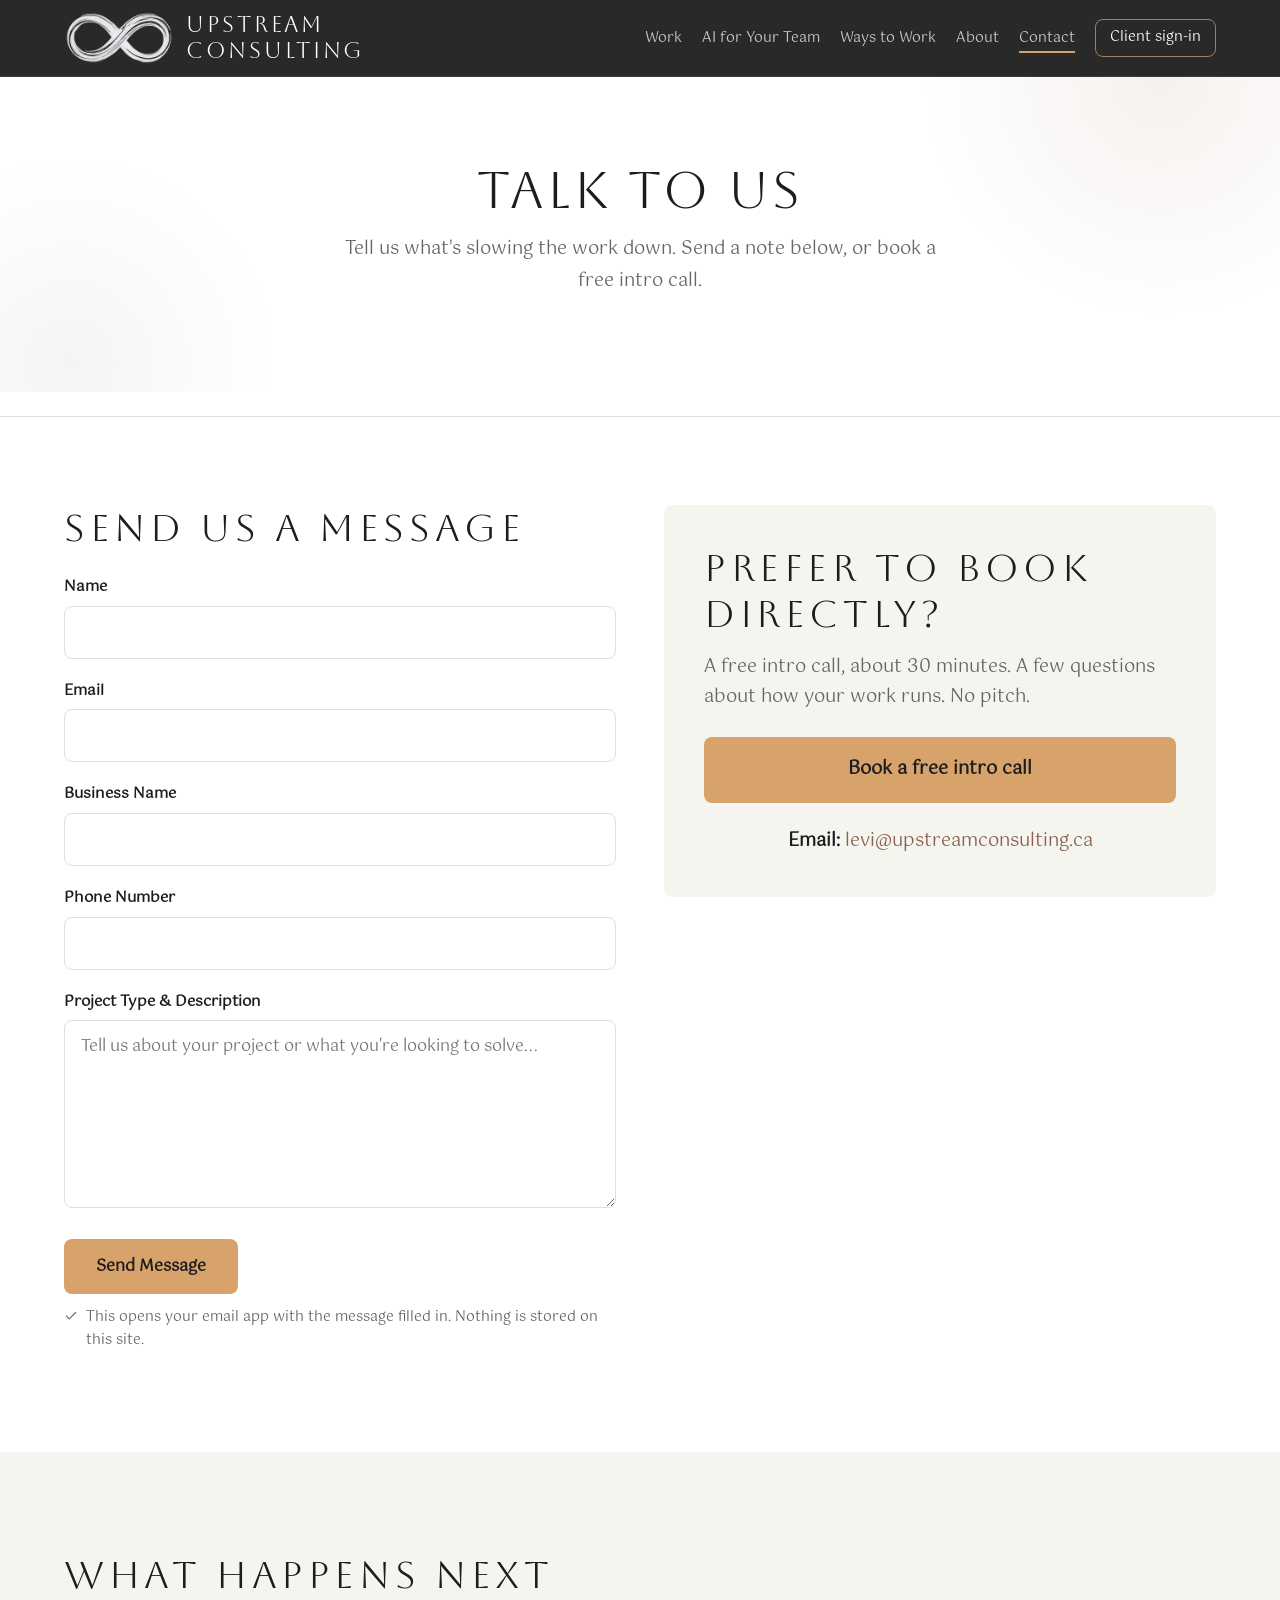
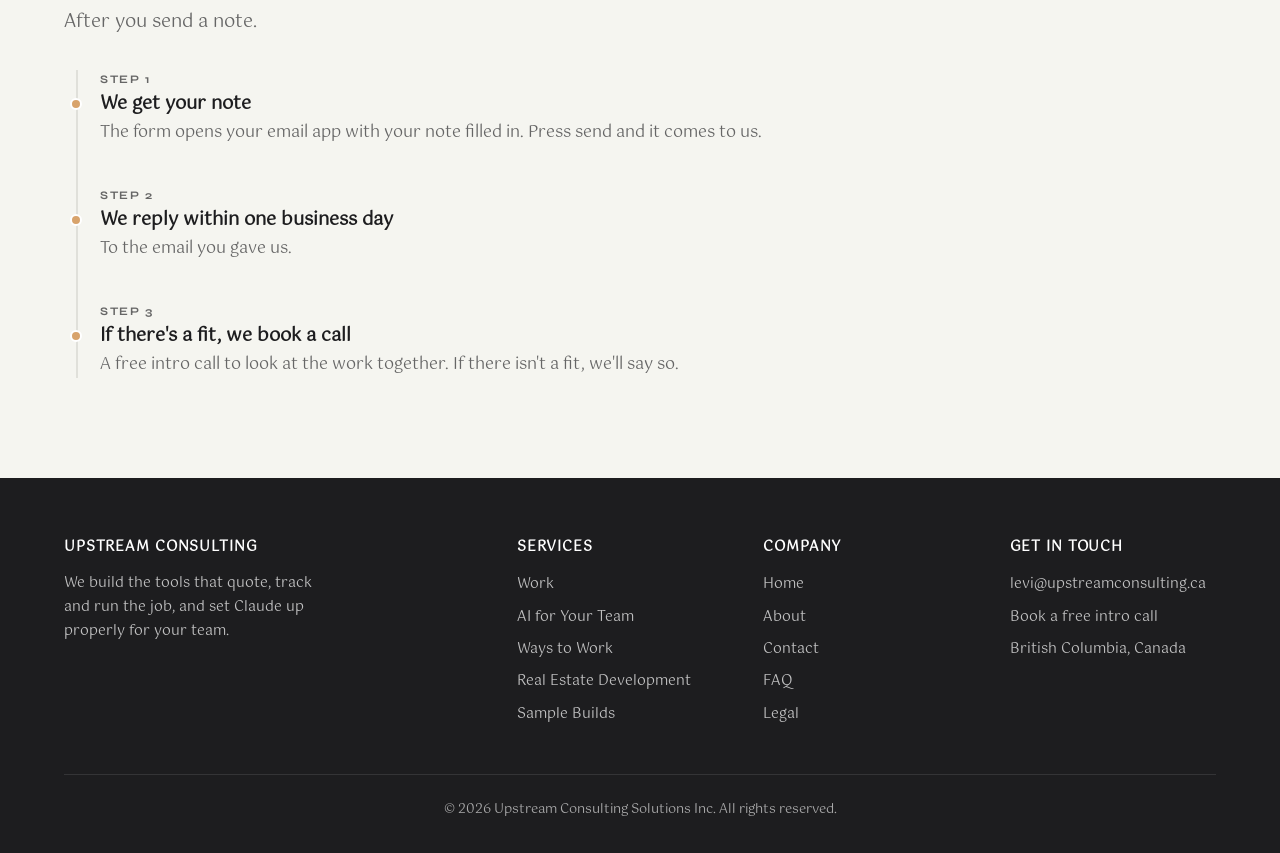
<file: contact/index.html>
<!DOCTYPE html>
<html lang="en">
<head>
  <meta charset="UTF-8">
  <meta name="viewport" content="width=device-width, initial-scale=1.0">
  <link rel="icon" type="image/png" sizes="32x32" href="/images/favicon-32.png">
  <link rel="icon" type="image/png" sizes="256x256" href="/images/favicon-256.png">
  <link rel="apple-touch-icon" href="/images/favicon-256.png">
  <title>Contact Upstream Consulting</title>
  <meta name="description" content="Send Upstream a note or book a free intro call. We reply within one business day.">
  <link rel="canonical" href="https://upstreamconsulting.ca/contact/">

  <!-- Open Graph -->
  <meta property="og:type" content="website">
  <meta property="og:title" content="Contact Upstream Consulting">
  <meta property="og:description" content="Send Upstream a note or book a free intro call. We reply within one business day.">
  <meta property="og:url" content="https://upstreamconsulting.ca/contact/">
  <meta property="og:image" content="https://upstreamconsulting.ca/images/og-card.jpg">
  <meta property="og:image:width" content="1200">
  <meta property="og:image:height" content="630">
  <meta property="og:site_name" content="Upstream Consulting">

  <!-- Twitter Card -->
  <meta name="twitter:card" content="summary_large_image">
  <meta name="twitter:image" content="https://upstreamconsulting.ca/images/og-card.jpg">

  <script type="application/ld+json">
  {
    "@context": "https://schema.org",
    "@type": "ProfessionalService",
    "name": "Upstream Consulting",
    "url": "https://upstreamconsulting.ca/",
    "email": "levi@upstreamconsulting.ca",
    "image": "https://upstreamconsulting.ca/images/og-card.jpg",
    "areaServed": [
      { "@type": "AdministrativeArea", "name": "British Columbia" },
      { "@type": "Country", "name": "Canada" }
    ],
    "address": {
      "@type": "PostalAddress",
      "addressRegion": "BC",
      "addressCountry": "CA"
    },
    "contactPoint": {
      "@type": "ContactPoint",
      "email": "levi@upstreamconsulting.ca",
      "contactType": "sales",
      "areaServed": "CA",
      "availableLanguage": "English"
    }
  }
  </script>
  <link rel="stylesheet" href="/styles.css?v=5">
  <link rel="stylesheet" href="/motion.css?v=1">

  <style>
  /* Font tokens: the same families /styles.css declares, named so page rules can use var(--font-*) */
  :root {
    --font-heading: 'Aboreto', Georgia, serif;
    --font-body:    'Gotu', Georgia, serif;
    --font-button:  'Syne', Arial, sans-serif;
  }

  @media print {
    .nav, .back-to-top, .hamburger { display: none; }
    .site-footer { -webkit-print-color-adjust: exact; print-color-adjust: exact; }
  }

  /* ══════════════════════════════════════════════════════════
     ARTIFACT-LOCAL OVERRIDES — page layout only.
     Colours come from /styles.css tokens via var(--*).
     ══════════════════════════════════════════════════════════ */

  /* ── Hero ── */
  .contact-hero { padding-bottom: 64px; }
  .contact-hero h1 { max-width: 760px; }

  /* ── Contact grid ── */
  .contact-main { padding-top: 48px; }
  .contact-h2 { margin-bottom: 1.5rem; }
  .book-card .contact-h2 { margin-bottom: 1rem; }

  .form-note {
    margin-top: .75rem;
    font-size: .85rem;
    color: var(--gray-600);
    display: flex;
    gap: 8px;
    align-items: baseline;
  }
  .form-note svg { flex: 0 0 auto; width: 14px; height: 14px; color: var(--teal); position: relative; top: 2px; }
  .form-confirm {
    margin-top: .75rem;
    padding: 10px 14px;
    border-left: 3px solid var(--gold);
    background: var(--off-white);
    border-radius: 0 var(--radius) var(--radius) 0;
    font-size: .9rem;
    color: var(--charcoal);
  }
  .form-confirm[hidden] { display: none; }

  .book-card {
    background: var(--off-white);
    border-radius: var(--radius);
    padding: 40px;
  }
  .book-card p { color: var(--gray-600); margin-bottom: 1.5rem; }
  .book-card .book-btn {
    display: block;
    text-align: center;
    font-size: 1.1rem;
    padding: 18px 32px;
    margin-bottom: 1.5rem;
  }
  .book-card .book-email { text-align: center; color: var(--charcoal); margin-bottom: 0; }

  /* ── What happens next ── */
  .next-steps h2 { margin-bottom: .5rem; }
  .next-steps .section-sub { margin-bottom: 2rem; }
  .next-list { list-style: none; }
  .next-list .timeline-item:last-child { margin-bottom: 0; }
  .next-list .step-num {
    display: block;
    font-family: var(--font-button);
    font-size: .72rem;
    font-weight: 700;
    letter-spacing: .14em;
    text-transform: uppercase;
    color: var(--gray-600);
    margin-bottom: .15rem;
  }
  .next-list h3 { font-size: 1.15rem; margin-bottom: .25rem; }
  .next-list p { font-size: 1rem; color: var(--gray-600); }
  .next-list .timeline-item::before { top: 28px; }

  @media (max-width: 768px) {
    .contact-hero { padding-bottom: 48px; }
    .contact-main { padding-top: 40px; }
    .book-card { padding: 28px 22px; }
    .book-card .book-btn { font-size: 1rem; padding: 16px 20px; }
  }
  </style>
</head>
<body>

  <a href="#main" class="skip-link">Skip to content</a>

  <!-- Navigation -->
  <nav class="nav" id="nav" aria-label="Main navigation">
    <div class="nav-inner">
      <a href="/home/" class="nav-logo"><img src="/images/logo-symbol.png" alt="Upstream Consulting"><span>Upstream<br>Consulting</span></a>
      <button class="hamburger" id="hamburger" aria-label="Toggle menu" aria-expanded="false" aria-controls="navLinks">
        <span></span><span></span><span></span>
      </button>
      <ul class="nav-links" id="navLinks">
        <li><a href="/work/">Work</a></li>
        <li><a href="/ai-integration/">AI for Your Team</a></li>
        <li><a href="/ways-to-work/">Ways to Work</a></li>
        <li><a href="/behind-the-work/">About</a></li>
        <li><a href="/contact/">Contact</a></li>
        <li class="nav-signin-item"><a href="https://hub.upstreamconsulting.ca" class="nav-signin">Client sign-in</a></li>
      </ul>
    </div>
  </nav>

  <!-- Hero -->
  <section class="hero contact-hero">
    <div class="container">
      <h1>Talk to Us</h1>
      <p>Tell us what's slowing the work down. Send a note below, or book a free intro call.</p>
    </div>
  </section>

  <div class="section-divider"></div>

  <!-- Contact Section -->
  <section id="main" tabindex="-1" class="contact-main">
    <div class="container">
      <div class="contact-grid">

        <!-- Left: Contact Form -->
        <div>
          <h2 class="contact-h2">Send Us a Message</h2>
          <form id="contactForm" method="post" aria-describedby="formRoute">
            <div class="form-group">
              <label for="name">Name</label>
              <input type="text" id="name" name="name" autocomplete="name" required>
            </div>
            <div class="form-group">
              <label for="email">Email</label>
              <input type="email" id="email" name="email" autocomplete="email" required>
            </div>
            <div class="form-group">
              <label for="business">Business Name</label>
              <input type="text" id="business" name="business" autocomplete="organization">
            </div>
            <div class="form-group">
              <label for="phone">Phone Number</label>
              <input type="tel" id="phone" name="phone" autocomplete="tel">
            </div>
            <div class="form-group">
              <label for="description">Project Type &amp; Description</label>
              <textarea id="description" name="description" rows="6" placeholder="Tell us about your project or what you're looking to solve..."></textarea>
            </div>
            <button type="submit" class="btn btn-primary" id="sendBtn">Send Message</button>
            <p class="form-note" id="formRoute">
              <svg xmlns="http://www.w3.org/2000/svg" viewBox="0 0 24 24" fill="none" stroke="currentColor" stroke-width="2" stroke-linecap="round" stroke-linejoin="round" aria-hidden="true"><path d="M20 6 9 17l-5-5"/></svg>
              <span>This opens your email app with the message filled in. Nothing is stored on this site.</span>
            </p>
            <p class="form-confirm" id="formConfirm" hidden aria-live="polite">Your email app should open with the message filled in. If it doesn't, email <a href="mailto:levi@upstreamconsulting.ca">levi@upstreamconsulting.ca</a> directly.</p>
          </form>
        </div>

        <!-- Right: Book Directly -->
        <div class="book-card">
          <h2 class="contact-h2">Prefer to book directly?</h2>
          <p>A free intro call, about 30 minutes. A few questions about how your work runs. No pitch.</p>
          <a href="https://cal.com/upstream-consulting/intro-upstream" target="_blank" rel="noopener" class="btn btn-primary book-btn">Book a free intro call</a>
          <p class="book-email"><strong>Email:</strong> <a href="mailto:levi@upstreamconsulting.ca">levi@upstreamconsulting.ca</a></p>
        </div>

      </div>
    </div>
  </section>

  <!-- What happens next -->
  <section class="alt-bg next-steps" aria-labelledby="next-title">
    <div class="container">
      <h2 id="next-title">What Happens Next</h2>
      <p class="section-sub">After you send a note.</p>
      <ol class="timeline next-list">
        <li class="timeline-item">
          <span class="step-num">Step 1</span>
          <h3>We get your note</h3>
          <p>The form opens your email app with your note filled in. Press send and it comes to us.</p>
        </li>
        <li class="timeline-item">
          <span class="step-num">Step 2</span>
          <h3>We reply within one business day</h3>
          <p>To the email you gave us.</p>
        </li>
        <li class="timeline-item">
          <span class="step-num">Step 3</span>
          <h3>If there's a fit, we book a call</h3>
          <p>A free intro call to look at the work together. If there isn't a fit, we'll say so.</p>
        </li>
      </ol>
    </div>
  </section>

  <!-- Footer -->
  <footer class="site-footer">
    <div class="container">
      <div class="footer-grid">
        <div class="footer-col">
          <h2 class="footer-h">Upstream Consulting</h2>
          <p class="footer-tagline">We build the tools that quote, track and run the job, and set Claude up properly for your team.</p>
        </div>
        <div class="footer-col">
          <h2 class="footer-h">Services</h2>
          <a href="/work/">Work</a>
          <a href="/ai-integration/">AI for Your Team</a>
          <a href="/ways-to-work/">Ways to Work</a>
          <a href="/real-estate-development/">Real Estate Development</a>
          <a href="/sample-builds/">Sample Builds</a>
        </div>
        <div class="footer-col">
          <h2 class="footer-h">Company</h2>
          <a href="/home/">Home</a>
          <a href="/behind-the-work/">About</a>
          <a href="/contact/">Contact</a>
          <a href="/faqs/">FAQ</a>
          <a href="/legal/">Legal</a>
        </div>
        <div class="footer-col">
          <h2 class="footer-h">Get in Touch</h2>
          <a href="mailto:levi@upstreamconsulting.ca">levi@upstreamconsulting.ca</a>
          <a href="https://cal.com/upstream-consulting/intro-upstream" target="_blank" rel="noopener">Book a free intro call</a>
          <p class="footer-meta">British Columbia, Canada</p>
        </div>
      </div>
      <div class="footer-bottom">
        &copy; 2026 Upstream Consulting Solutions Inc. All rights reserved.
      </div>
    </div>
  </footer>

  <!-- Back to Top -->
  <button class="back-to-top" id="backToTop" aria-label="Back to top">&uarr;</button>

  <script>
    const hamburger = document.getElementById('hamburger');
    const navLinks = document.getElementById('navLinks');
    hamburger.addEventListener('click', () => {
      const open = hamburger.classList.toggle('open');
      navLinks.classList.toggle('open');
      hamburger.setAttribute('aria-expanded', open ? 'true' : 'false');
    });
    navLinks.querySelectorAll('a').forEach(link => {
      link.addEventListener('click', () => {
        hamburger.classList.remove('open');
        navLinks.classList.remove('open');
        hamburger.setAttribute('aria-expanded', 'false');
      });
    });

    const backToTop = document.getElementById('backToTop');
    window.addEventListener('scroll', () => {
      backToTop.classList.toggle('visible', window.scrollY > 400);
      document.getElementById('nav').classList.toggle('scrolled', window.scrollY > 10);
    }, { passive: true });
    backToTop.addEventListener('click', () => {
      window.scrollTo({ top: 0, behavior: 'smooth' });
    });

    // Contact form -> pre-filled email (no backend)
    document.getElementById('contactForm').addEventListener('submit', (e) => {
      e.preventDefault();
      const v = id => document.getElementById(id).value.trim();
      const subject = encodeURIComponent('Website inquiry — ' + (v('business') || v('name')));
      const body = encodeURIComponent(
        'Name: ' + v('name') + '\n' +
        'Email: ' + v('email') + '\n' +
        'Business: ' + v('business') + '\n' +
        'Phone: ' + v('phone') + '\n\n' +
        v('description')
      );
      window.location.href = 'mailto:levi@upstreamconsulting.ca?subject=' + subject + '&body=' + body;
      document.getElementById('formConfirm').hidden = false;
    });
  </script>
  <script>
  (function(){
    var norm = location.pathname.replace(/index\.html$/,'');
    if (norm === '') norm = '/';
    document.querySelectorAll('#navLinks a[href]').forEach(function(a){
      if (a.getAttribute('href') === norm) { a.classList.add('active'); a.setAttribute('aria-current', 'page'); }
    });
  })();
  </script>
  <script src="/site-enhance.js" defer></script>
</body>
</html>
</file>
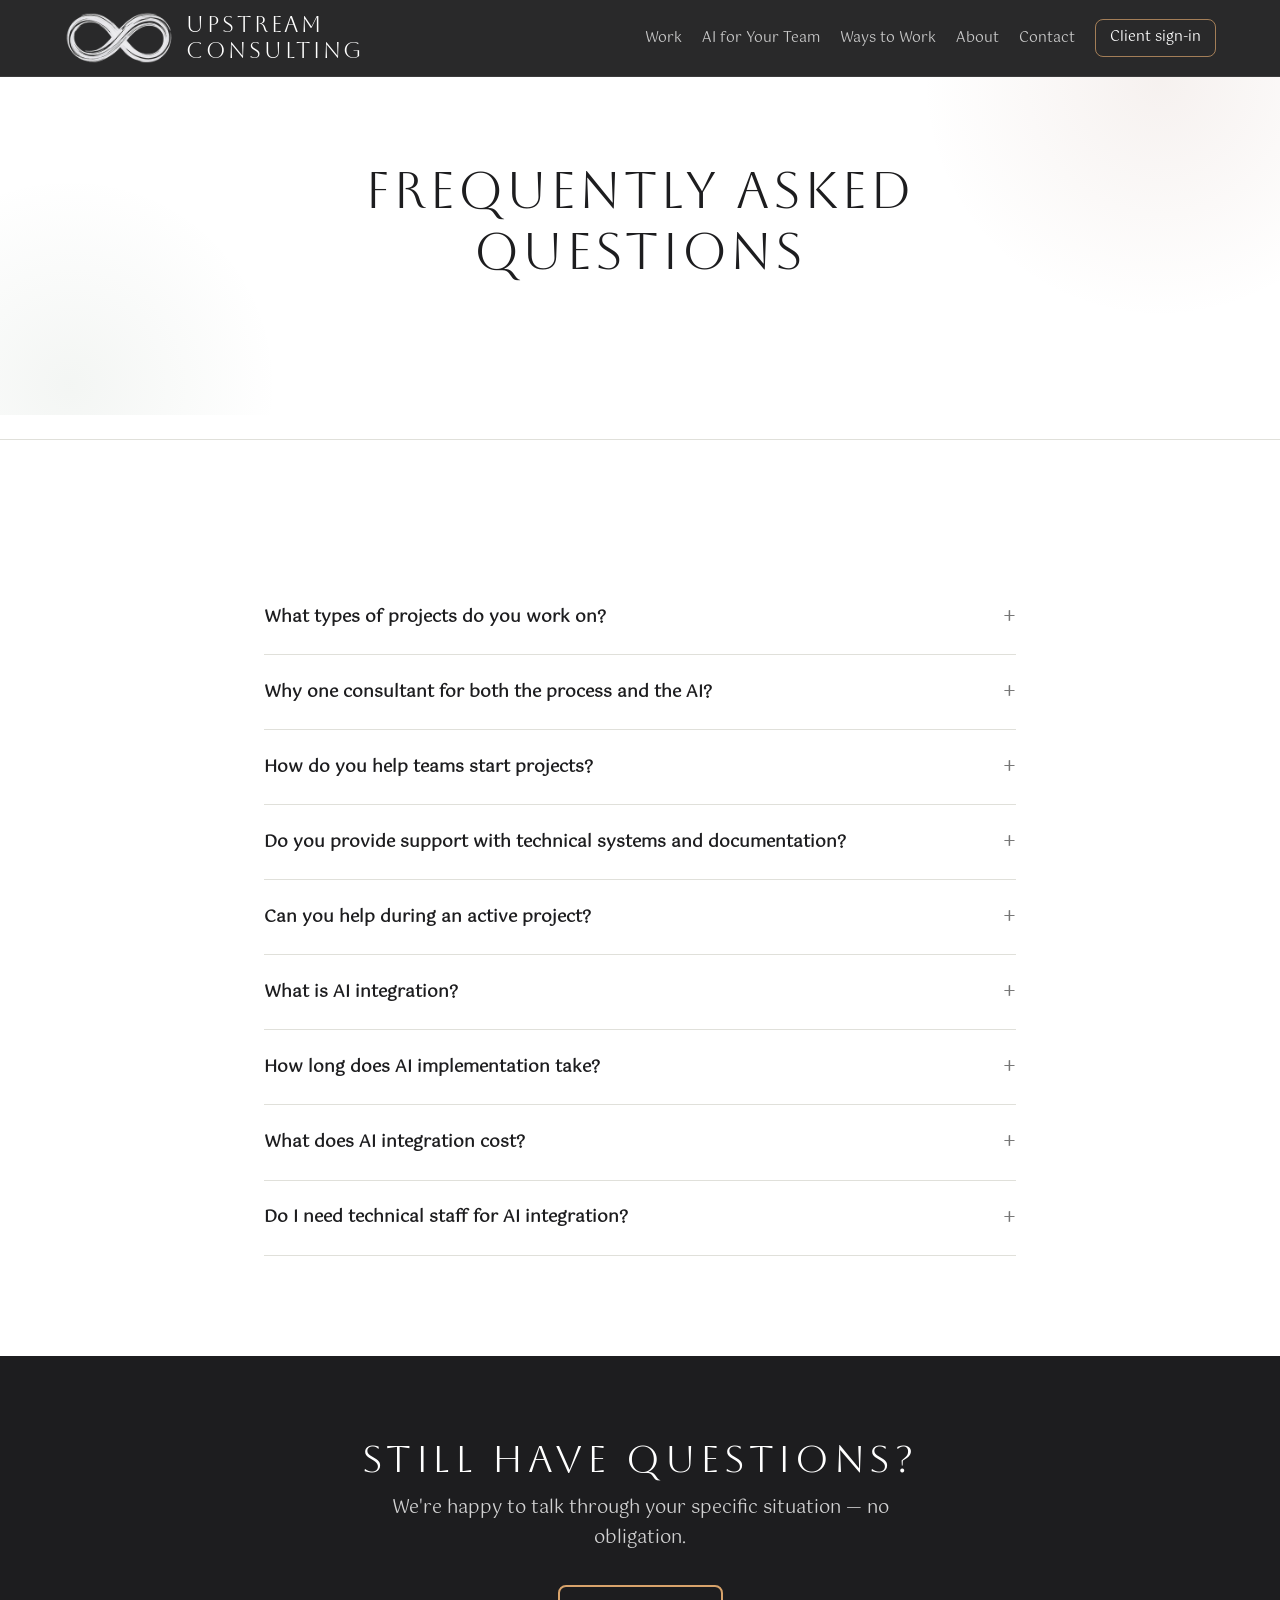
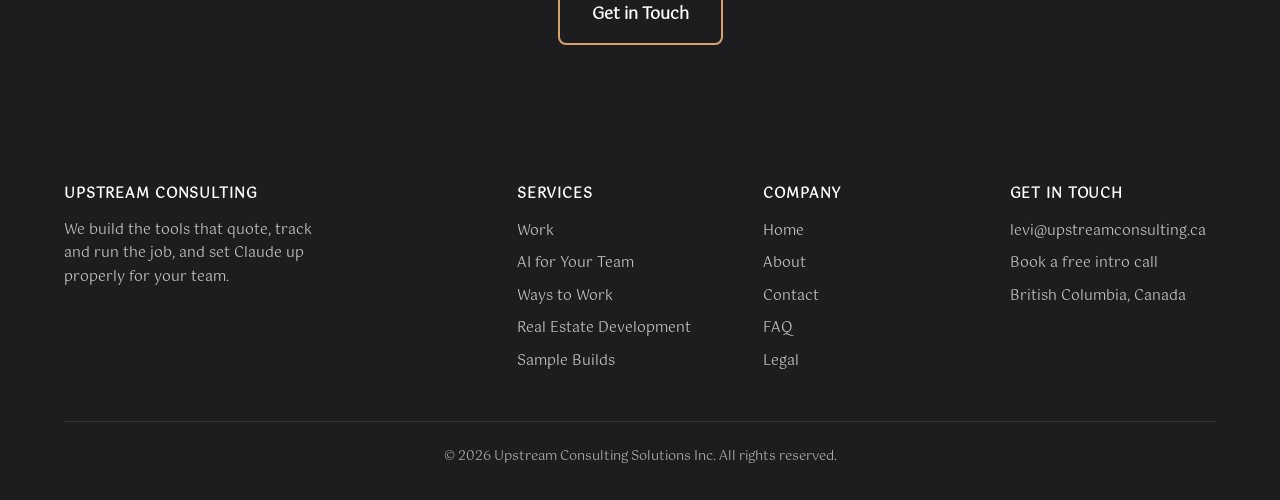
<file: faqs/index.html>
<!DOCTYPE html>
<html lang="en">
<head>
  <meta charset="UTF-8">
  <meta name="viewport" content="width=device-width, initial-scale=1.0">
  <link rel="icon" type="image/png" sizes="32x32" href="/images/favicon-32.png">
  <link rel="icon" type="image/png" sizes="256x256" href="/images/favicon-256.png">
  <link rel="apple-touch-icon" href="/images/favicon-256.png">
  <title>Frequently Asked Questions | Upstream Consulting</title>
  <meta name="description" content="Answers to common questions about Upstream Consulting: tools for contractors, trades and field service businesses, project delivery, setting Claude up for your team, and what it costs.">
  <link rel="canonical" href="https://upstreamconsulting.ca/faqs/">
  <meta property="og:type" content="website">
  <meta property="og:title" content="Frequently Asked Questions | Upstream Consulting">
  <meta property="og:description" content="Answers to common questions about Upstream Consulting: tools for contractors, trades and field service businesses, project delivery, setting Claude up for your team, and what it costs.">
  <meta property="og:url" content="https://upstreamconsulting.ca/faqs/">
  <meta property="og:image" content="https://upstreamconsulting.ca/images/og-card.jpg">
  <meta property="og:image:width" content="1200">
  <meta property="og:image:height" content="630">
  <meta property="og:site_name" content="Upstream Consulting">
  <meta name="twitter:card" content="summary_large_image">
  <meta name="twitter:image" content="https://upstreamconsulting.ca/images/og-card.jpg">
  <script type="application/ld+json">
  {
    "@context": "https://schema.org",
    "@type": "FAQPage",
    "mainEntity": [
      {
        "@type": "Question",
        "name": "What types of projects do you work on?",
        "acceptedAnswer": {
          "@type": "Answer",
          "text": "I work as one person, end to end, for contractors, trades and field service businesses: I map how your business actually runs, systemize the workflows, and build in AI where it fits, process first. That covers the tools that quote, track and run the job, setting Claude up properly for your team, and the industry tools you already run such as Procore, PlanGrid, and Autodesk Build, but it is one integrated engagement, not separate services to coordinate."
        }
      },
      {
        "@type": "Question",
        "name": "Why one consultant for both the process and the AI?",
        "acceptedAnswer": {
          "@type": "Answer",
          "text": "Most AI projects fail because the workflow underneath was never mapped. I do the mapping, the systemizing, and the AI as one job — so the AI lands on a process that actually works. You are not coordinating a process consultant, a systems integrator, and an AI vendor and hoping they agree; you are hiring the person who does all three, in order."
        }
      },
      {
        "@type": "Question",
        "name": "How do you help teams start projects?",
        "acceptedAnswer": {
          "@type": "Answer",
          "text": "We define project scope, align stakeholders, and develop clear roadmaps. This approach ensures team clarity on responsibilities, timelines, and deliverables."
        }
      },
      {
        "@type": "Question",
        "name": "Do you provide support with technical systems and documentation?",
        "acceptedAnswer": {
          "@type": "Answer",
          "text": "Yes. We create implementation tools, workflows, and documentation systems, including custom checklists, platform setup, and integrated permitting and construction documentation."
        }
      },
      {
        "@type": "Question",
        "name": "Can you help during an active project?",
        "acceptedAnswer": {
          "@type": "Answer",
          "text": "We offer focused support for ongoing projects, such as schedule reviews, space plan validation, and consultant coordination to maintain project momentum."
        }
      },
      {
        "@type": "Question",
        "name": "What is AI integration?",
        "acceptedAnswer": {
          "@type": "Answer",
          "text": "AI integration means deploying artificial intelligence into your existing workflows — not replacing your team, but making them faster and more effective. We implement person by person, workflow by workflow, with enterprise security from day one."
        }
      },
      {
        "@type": "Question",
        "name": "How long does AI implementation take?",
        "acceptedAnswer": {
          "@type": "Answer",
          "text": "It depends on the size of your team. Getting Started is one working session plus the setup around it. A rollout across the whole company runs person by person in four phases: Assess, Intake, Ops Engagement and Ongoing. The first phase ends with an estimate and a proposal, so you know the scope before the rest begins."
        }
      },
      {
        "@type": "Question",
        "name": "What does AI integration cost?",
        "acceptedAnswer": {
          "@type": "Answer",
          "text": "Getting Started is from $1,500 plus GST. For a rollout across the whole company, intake and setup is a flat fee, known before we start, and ongoing work is billed for actual hours. No retainers for work that isn't happening, no minimums, and no long contracts unless you want one. Every way to work with us, and what each one costs, is on the Ways to Work page."
        }
      },
      {
        "@type": "Question",
        "name": "Do I need technical staff for AI integration?",
        "acceptedAnswer": {
          "@type": "Answer",
          "text": "No. We select and train internal champions from your existing team. The champion role is about understanding workflows and driving adoption, not writing code."
        }
      }
    ]
  }
  </script>
  <link rel="stylesheet" href="/styles.css?v=5">
</head>
<body>

  <a href="#main" class="skip-link">Skip to content</a>

  <!-- Navigation -->
  <nav class="nav" id="nav" aria-label="Main navigation">
    <div class="nav-inner">
      <a href="/home/" class="nav-logo"><img src="/images/logo-symbol.png" alt="Upstream Consulting"><span>Upstream<br>Consulting</span></a>
      <button class="hamburger" id="hamburger" aria-label="Toggle menu" aria-expanded="false" aria-controls="navLinks">
        <span></span><span></span><span></span>
      </button>
      <ul class="nav-links" id="navLinks">
        <li><a href="/work/">Work</a></li>
        <li><a href="/ai-integration/">AI for Your Team</a></li>
        <li><a href="/ways-to-work/">Ways to Work</a></li>
        <li><a href="/behind-the-work/">About</a></li>
        <li><a href="/contact/">Contact</a></li>
        <li class="nav-signin-item"><a href="https://hub.upstreamconsulting.ca" class="nav-signin">Client sign-in</a></li>
      </ul>
    </div>
  </nav>

  <!-- Hero -->
  <section class="hero">
    <div class="container">
      <h1>Frequently Asked Questions</h1>
    </div>
  </section>

  <div class="section-divider"></div>

  <!-- FAQ -->
  <section id="main">
    <div class="container" style="max-width:800px;">
      <div class="faq">

        <details>
          <summary>What types of projects do you work on?</summary>
          <div class="faq-answer">
            <p>I work as one person, end to end, for contractors, trades and field service businesses: I map how your business actually runs, systemize the workflows, and build in AI where it fits, process first. That covers the tools that quote, track and run the job, setting Claude up properly for your team, and the industry tools you already run (Procore, PlanGrid, Autodesk Build), but it's one integrated engagement, not separate services to coordinate.</p>
          </div>
        </details>

        <details>
          <summary>Why one consultant for both the process and the AI?</summary>
          <div class="faq-answer">
            <p>Most AI projects fail because the workflow underneath was never mapped. I do the mapping, the systemizing, and the AI as one job — so the AI lands on a process that actually works. You're not coordinating a process consultant, a systems integrator, and an AI vendor and hoping they agree; you're hiring the person who does all three, in order.</p>
          </div>
        </details>

        <details>
          <summary>How do you help teams start projects?</summary>
          <div class="faq-answer">
            <p>We define project scope, align stakeholders, and develop clear roadmaps. This approach ensures team clarity on responsibilities, timelines, and deliverables.</p>
          </div>
        </details>

        <details>
          <summary>Do you provide support with technical systems and documentation?</summary>
          <div class="faq-answer">
            <p>Yes. We create implementation tools, workflows, and documentation systems, including custom checklists, platform setup, and integrated permitting and construction documentation.</p>
          </div>
        </details>

        <details>
          <summary>Can you help during an active project?</summary>
          <div class="faq-answer">
            <p>We offer focused support for ongoing projects, such as schedule reviews, space plan validation, and consultant coordination to maintain project momentum.</p>
          </div>
        </details>

        <details>
          <summary>What is AI integration?</summary>
          <div class="faq-answer">
            <p>AI integration means deploying artificial intelligence into your existing workflows — not replacing your team, but making them faster and more effective. We implement person by person, workflow by workflow, with enterprise security from day one.</p>
          </div>
        </details>

        <details>
          <summary>How long does AI implementation take?</summary>
          <div class="faq-answer">
            <p>It depends on the size of your team. Getting Started is one working session plus the setup around it. A rollout across the whole company runs person by person in four phases: Assess, Intake, Ops Engagement and Ongoing. The first phase ends with an estimate and a proposal, so you know the scope before the rest begins.</p>
          </div>
        </details>

        <details>
          <summary>What does AI integration cost?</summary>
          <div class="faq-answer">
            <p>Getting Started is from $1,500 plus GST. For a rollout across the whole company, intake and setup is a flat fee, known before we start, and ongoing work is billed for actual hours. No retainers for work that isn't happening, no minimums, and no long contracts unless you want one. Every way to work with us, and what each one costs, is on the <a href="/ways-to-work/">Ways to Work</a> page.</p>
          </div>
        </details>

        <details>
          <summary>Do I need technical staff for AI integration?</summary>
          <div class="faq-answer">
            <p>No. We select and train internal champions from your existing team. The champion role is about understanding workflows and driving adoption, not writing code.</p>
          </div>
        </details>

      </div>
    </div>
  </section>

  <!-- CTA -->
  <section class="dark-section cta-section">
    <div class="container">
      <h2>Still have questions?</h2>
      <p>We're happy to talk through your specific situation — no obligation.</p>
      <a href="/contact/" class="btn btn-outline">Get in Touch</a>
    </div>
  </section>

  <!-- Footer -->
  <footer class="site-footer">
    <div class="container">
      <div class="footer-grid">
        <div class="footer-col">
          <h2 class="footer-h">Upstream Consulting</h2>
          <p class="footer-tagline">We build the tools that quote, track and run the job, and set Claude up properly for your team.</p>
        </div>
        <div class="footer-col">
          <h2 class="footer-h">Services</h2>
          <a href="/work/">Work</a>
          <a href="/ai-integration/">AI for Your Team</a>
          <a href="/ways-to-work/">Ways to Work</a>
          <a href="/real-estate-development/">Real Estate Development</a>
          <a href="/sample-builds/">Sample Builds</a>
        </div>
        <div class="footer-col">
          <h2 class="footer-h">Company</h2>
          <a href="/home/">Home</a>
          <a href="/behind-the-work/">About</a>
          <a href="/contact/">Contact</a>
          <a href="/faqs/">FAQ</a>
          <a href="/legal/">Legal</a>
        </div>
        <div class="footer-col">
          <h2 class="footer-h">Get in Touch</h2>
          <a href="mailto:levi@upstreamconsulting.ca">levi@upstreamconsulting.ca</a>
          <a href="https://cal.com/upstream-consulting/intro-upstream" target="_blank" rel="noopener">Book a free intro call</a>
          <p class="footer-meta">British Columbia, Canada</p>
        </div>
      </div>
      <div class="footer-bottom">
        &copy; 2026 Upstream Consulting Solutions Inc. All rights reserved.
      </div>
    </div>
  </footer>

  <!-- Back to Top -->
  <button class="back-to-top" id="backToTop" aria-label="Back to top">&uarr;</button>

  <script>
    const hamburger = document.getElementById('hamburger');
    const navLinks = document.getElementById('navLinks');
    hamburger.addEventListener('click', () => {
      const isOpen = hamburger.classList.toggle('open');
      navLinks.classList.toggle('open');
      hamburger.setAttribute('aria-expanded', isOpen ? 'true' : 'false');
    });
    navLinks.querySelectorAll('a').forEach(link => {
      link.addEventListener('click', () => {
        hamburger.classList.remove('open');
        navLinks.classList.remove('open');
        hamburger.setAttribute('aria-expanded', 'false');
      });
    });
    const backToTop = document.getElementById('backToTop');
    window.addEventListener('scroll', () => {
      backToTop.classList.toggle('visible', window.scrollY > 400);
      document.getElementById('nav').classList.toggle('scrolled', window.scrollY > 10);
    });
    backToTop.addEventListener('click', () => {
      window.scrollTo({ top: 0, behavior: 'smooth' });
    });
  </script>

<script>
(function(){
  var norm = location.pathname.replace(/index\.html$/,'');
  if (norm === '') norm = '/';
  document.querySelectorAll('#navLinks a[href]').forEach(function(a){
    if (a.getAttribute('href') === norm) {
      a.classList.add('active');
      var dd = a.closest('.dropdown');
      if (dd) { var p = dd.closest('.has-dropdown'); if (p) { var pa = p.querySelector(':scope > a'); if (pa) pa.classList.add('active'); } }
    }
  });
})();
</script>
<script>
(function(){
  function closeAll(){ document.querySelectorAll('.has-dropdown.open').forEach(function(li){ li.classList.remove('open'); var a=li.querySelector('a'); if(a) a.setAttribute('aria-expanded','false'); }); }
  document.querySelectorAll('.has-dropdown > a').forEach(function(t){
    t.addEventListener('click', function(e){
      if (window.innerWidth > 900) {
        e.preventDefault();
        var li = t.parentElement;
        var willOpen = !li.classList.contains('open');
        closeAll();
        if (willOpen) { li.classList.add('open'); t.setAttribute('aria-expanded','true'); }
      }
    });
  });
  document.addEventListener('click', function(e){ if (!e.target.closest('.has-dropdown')) closeAll(); });
  document.addEventListener('keydown', function(e){ if (e.key === 'Escape') closeAll(); });
})();
</script>
<script src="/site-enhance.js" defer></script>
</body>
</html>
</file>
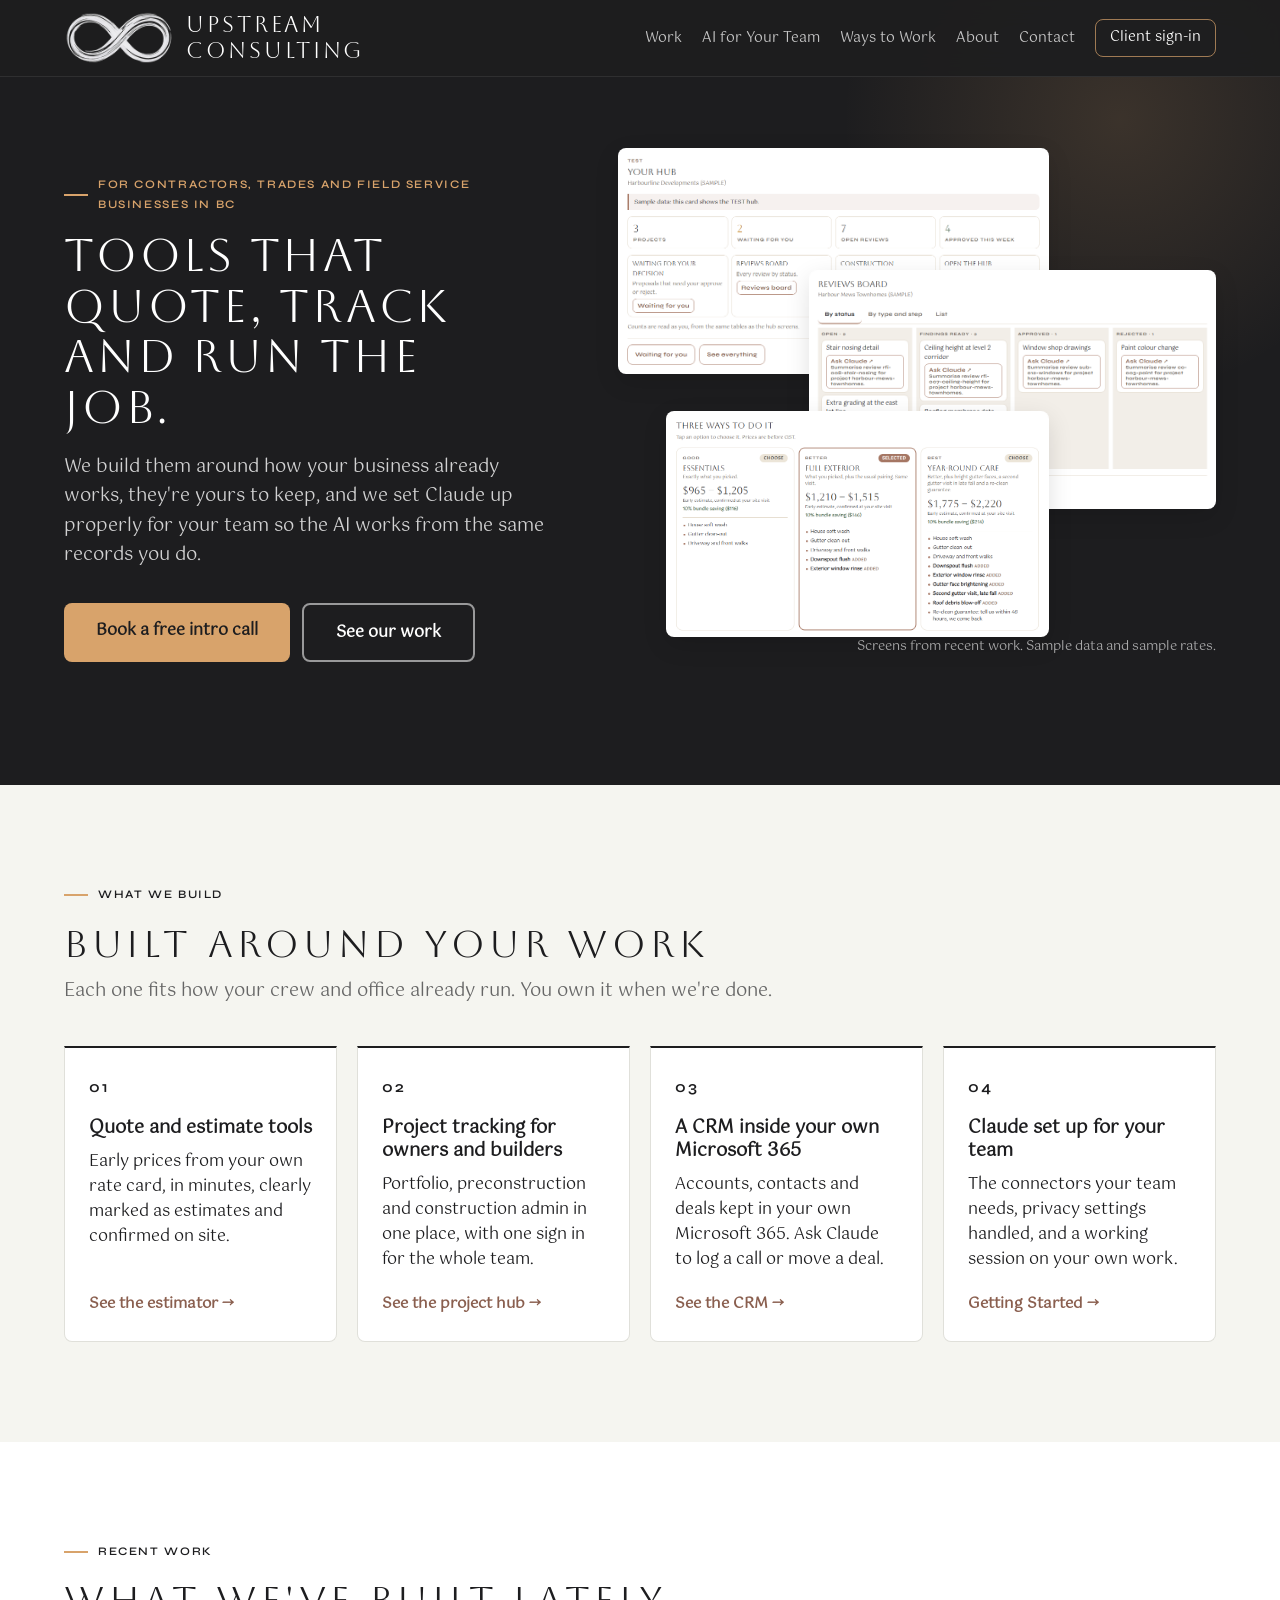
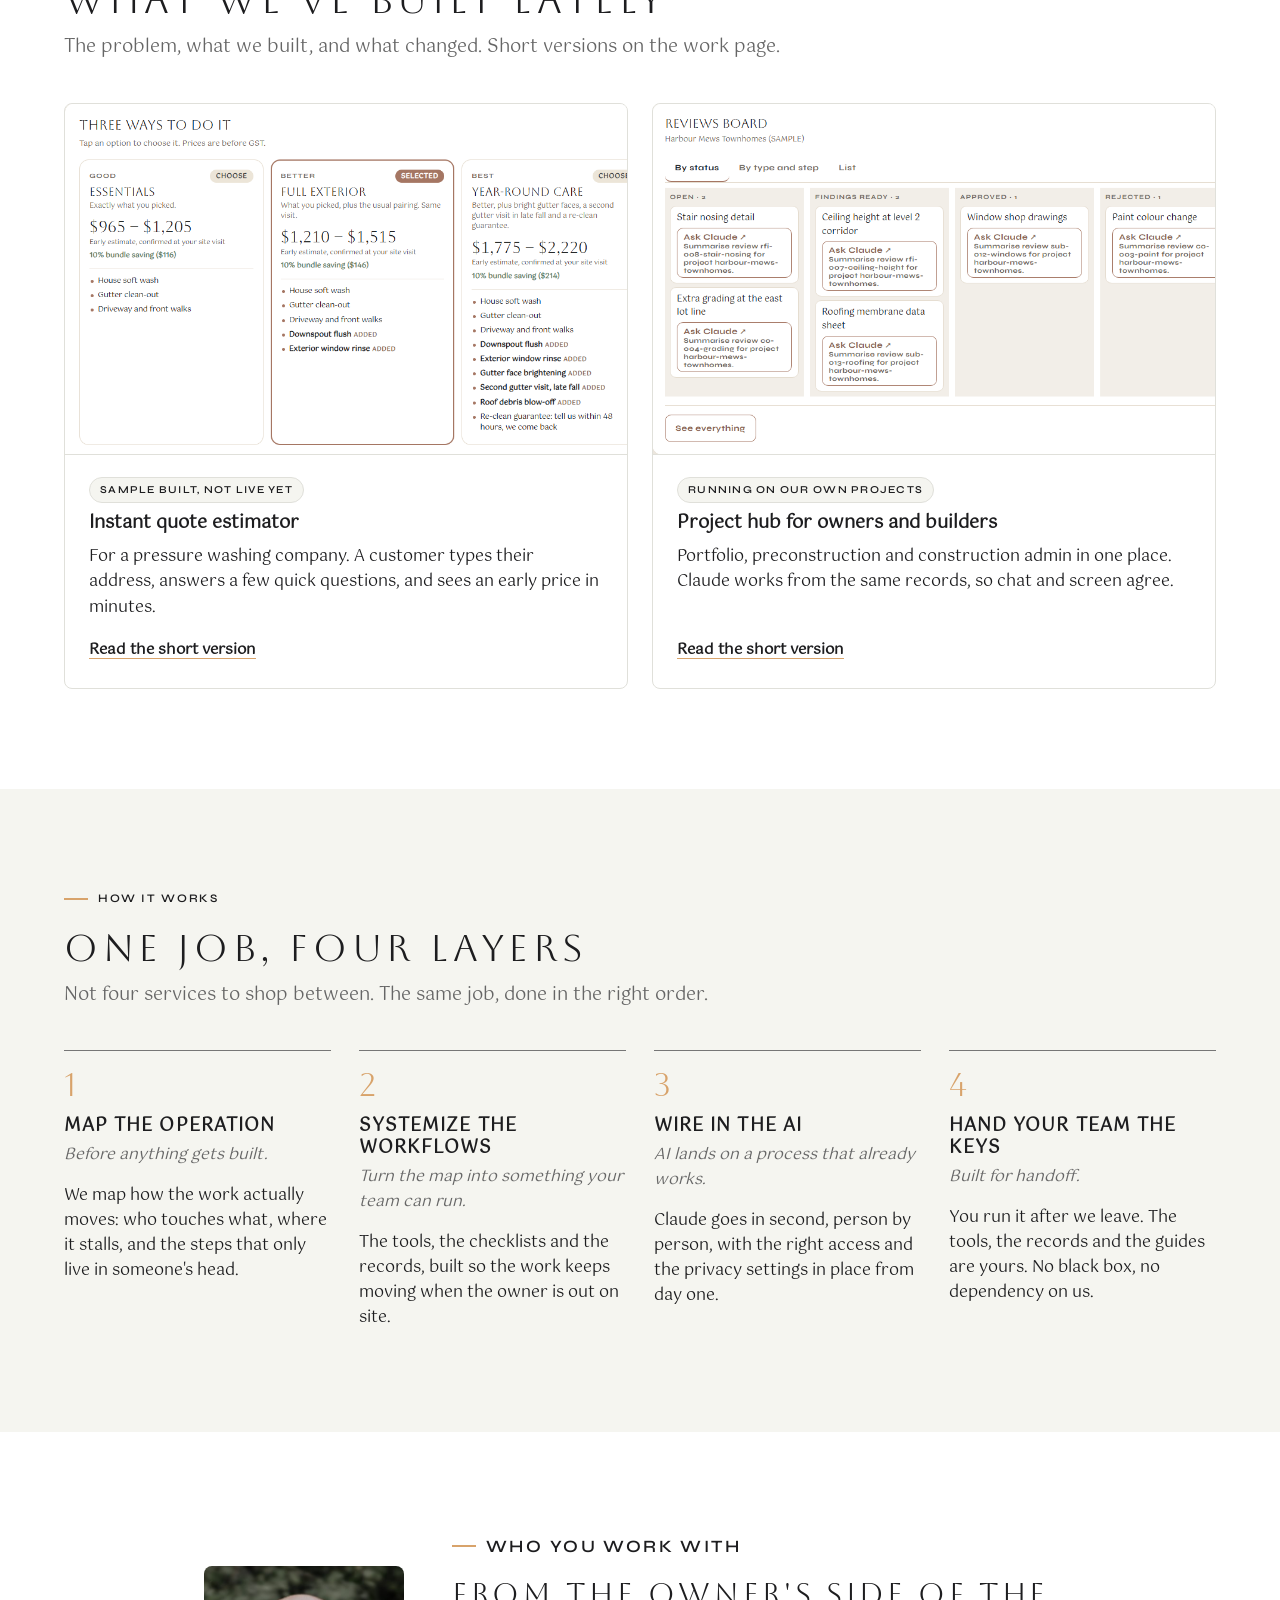
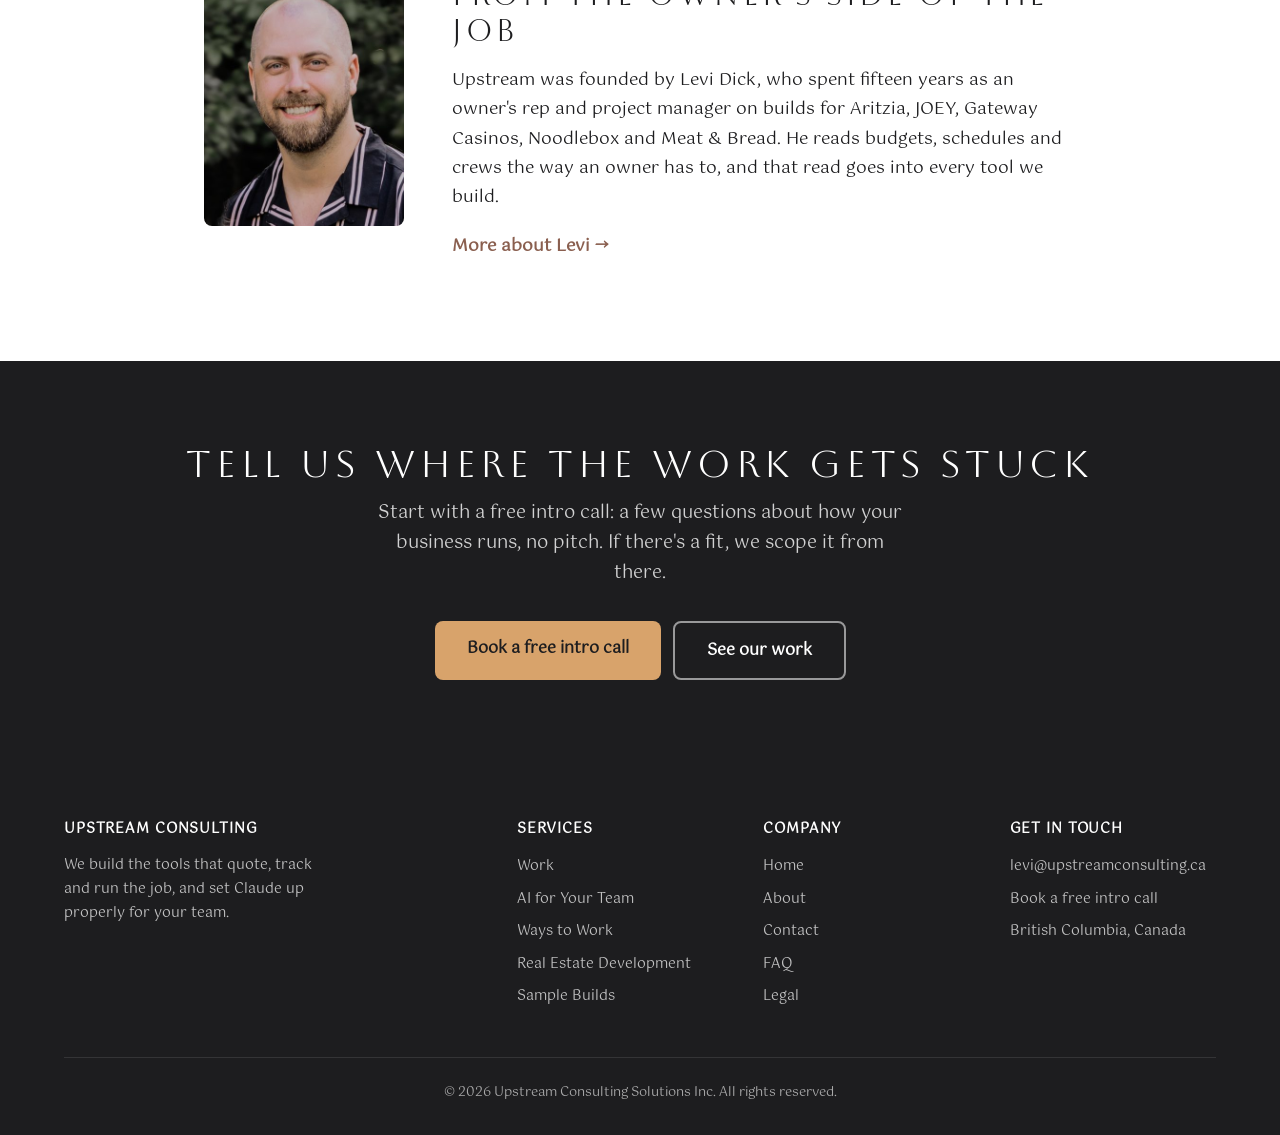
<file: home/index.html>
<!DOCTYPE html>
<html lang="en">
<head>
  <meta charset="UTF-8">
  <meta name="viewport" content="width=device-width, initial-scale=1.0">
  <link rel="icon" type="image/png" sizes="32x32" href="/images/favicon-32.png">
  <link rel="icon" type="image/png" sizes="256x256" href="/images/favicon-256.png">
  <link rel="apple-touch-icon" href="/images/favicon-256.png">
  <title>Tools for Contractors and Trades in BC | Upstream Consulting</title>
  <meta name="description" content="Tools that quote, track and run the job for contractors, trades and field service businesses in BC, plus Claude set up properly for your team.">
  <link rel="canonical" href="https://upstreamconsulting.ca/home/">

  <!-- Open Graph -->
  <meta property="og:type" content="website">
  <meta property="og:title" content="Tools for Contractors and Trades in BC | Upstream Consulting">
  <meta property="og:description" content="Tools that quote, track and run the job for contractors, trades and field service businesses in BC, plus Claude set up properly for your team.">
  <meta property="og:url" content="https://upstreamconsulting.ca/home/">
  <meta property="og:image" content="https://upstreamconsulting.ca/images/og-card.jpg">
  <meta property="og:image:width" content="1200">
  <meta property="og:image:height" content="630">
  <meta property="og:site_name" content="Upstream Consulting">

  <!-- Twitter Card -->
  <meta name="twitter:card" content="summary_large_image">
  <meta name="twitter:image" content="https://upstreamconsulting.ca/images/og-card.jpg">
  <meta name="twitter:title" content="Tools for Contractors and Trades in BC | Upstream Consulting">
  <meta name="twitter:description" content="Tools that quote, track and run the job for contractors, trades and field service businesses in BC, plus Claude set up properly for your team.">

  <!-- ProfessionalService JSON-LD -->
  <script type="application/ld+json">
  {
    "@context": "https://schema.org",
    "@type": "ProfessionalService",
    "name": "Upstream Consulting",
    "alternateName": "Upstream Consulting Solutions Inc.",
    "description": "Tools that quote, track and run the job for contractors, trades and field service businesses in British Columbia, Canada, plus Claude set up properly for their teams.",
    "url": "https://upstreamconsulting.ca/",
    "email": "levi@upstreamconsulting.ca",
    "image": "https://upstreamconsulting.ca/images/og-card.jpg",
    "logo": "https://upstreamconsulting.ca/images/favicon-256.png",
    "areaServed": [
      { "@type": "AdministrativeArea", "name": "British Columbia" },
      { "@type": "Country", "name": "Canada" }
    ],
    "address": {
      "@type": "PostalAddress",
      "addressRegion": "BC",
      "addressCountry": "CA"
    },
    "founder": {
      "@type": "Person",
      "name": "Levi Dick"
    },
    "knowsAbout": [
      "quote and estimate tools for contractors",
      "project tracking for owners and builders",
      "CRM inside Microsoft 365",
      "Claude setup and training for teams",
      "operations consulting for trades and field service businesses",
      "workflow automation"
    ]
  }
  </script>
  <link rel="stylesheet" href="/styles.css?v=5">
  <link rel="stylesheet" href="/motion.css?v=1">
  <style>
    /* Page tokens: type and layout only. Every colour below comes from the :root tokens in /styles.css. */
    :root {
      --font-label: 'Syne', 'Arial', sans-serif;
      --font-display: 'Aboreto', Georgia, serif;
      --font-body: 'Gotu', Georgia, serif;
      --nav-h: 76px;
      --top-h: var(--nav-h);
    }

    /* ARTIFACT-LOCAL OVERRIDES (marker read by check-artifact.js; no hex, no raw font names below) */

    /* Page to page crossfade (the logo holds still) lives in /motion.css */

    /* Shared helpers */
    .label {
      font-family: var(--font-label); font-size: .72rem; font-weight: 600;
      letter-spacing: .14em; text-transform: uppercase; color: var(--charcoal);
      margin-bottom: 1rem; display: flex; align-items: center; gap: 10px;
    }
    .label::before { content: ''; flex: 0 0 24px; height: 2px; background: var(--gold); }
    .label.on-dark { color: var(--gold); }
    .btn-row { display: flex; flex-wrap: wrap; gap: 12px; margin-top: 2rem; }
    .btn-row.center { justify-content: center; }
    .btn-outline.on-light { color: var(--charcoal); border-color: var(--charcoal); }
    .btn-outline.on-light:hover { background: var(--charcoal); color: var(--white); }
    .btn-outline.on-dark { color: var(--white); border-color: color-mix(in srgb, var(--white) 55%, transparent); }
    .btn-outline.on-dark:hover { background: var(--white); color: var(--charcoal); border-color: var(--white); }
    .tag {
      display: inline-block; font-family: var(--font-label); font-size: .66rem; font-weight: 600;
      letter-spacing: .12em; text-transform: uppercase; color: var(--charcoal);
      border: 1px solid var(--gray-200); background: var(--off-white); border-radius: 999px; padding: 3px 10px;
    }
    .shot-placeholder {
      display: flex; align-items: center; justify-content: center; text-align: center; padding: 24px;
      background: repeating-linear-gradient(135deg, var(--gray-100) 0 14px, var(--off-white) 14px 28px);
      color: var(--gray-600); font-family: var(--font-label); font-size: .74rem; font-weight: 600;
      letter-spacing: .08em; text-transform: uppercase; line-height: 1.5;
    }
    .section-head { max-width: 720px; margin-bottom: 2.5rem; }
    .section-head h2 { margin-bottom: .5rem; }
    .section-head .section-sub { margin-bottom: 0; }

    /* Hero: typographic, with a collage of real screens */
    .home-hero {
      background: var(--charcoal); color: var(--white);
      padding: calc(var(--top-h) + 72px) 0 96px; position: relative; overflow: hidden;
    }
    .home-hero::before {
      content: ''; position: absolute; top: -160px; right: -120px; width: 560px; height: 560px; border-radius: 50%;
      background: radial-gradient(circle, color-mix(in srgb, var(--gold) 16%, transparent) 0%, transparent 70%);
      pointer-events: none;
    }
    .home-hero .container { position: relative; z-index: 1; }
    .home-hero-grid { display: grid; grid-template-columns: minmax(0, 5fr) minmax(0, 6fr); gap: 56px; align-items: center; }
    .home-hero h1 { color: var(--white); font-size: clamp(2rem, 3.6vw, 3.1rem); line-height: 1.1; max-width: 15ch; margin-bottom: 1.25rem; }
    .home-hero .lead { color: color-mix(in srgb, var(--white) 80%, transparent); font-size: 1.12rem; line-height: 1.65; max-width: 34em; }
    .collage { position: relative; aspect-ratio: 11 / 9; margin-bottom: 52px; }
    .collage figure {
      position: absolute; margin: 0; overflow: hidden; background: var(--white);
      border-radius: var(--radius); border: 1px solid color-mix(in srgb, var(--white) 20%, transparent);
      box-shadow: var(--shadow-lg);
    }
    .collage img { width: 100%; height: auto; }
    .collage .c1 { top: 0; left: 0; width: 72%; }
    .collage .c2 { top: 25%; right: 0; width: 68%; }
    .collage .c3 { bottom: 0; left: 8%; width: 64%; }
    .collage-note { position: absolute; left: 0; right: 0; top: 100%; margin-top: 14px; line-height: 1.4; font-size: .82rem; color: color-mix(in srgb, var(--white) 62%, transparent); text-align: right; margin: 0; }

    /* What we build */
    .build-grid { display: grid; grid-template-columns: repeat(4, minmax(0, 1fr)); gap: 20px; }
    .build-tile {
      background: var(--white); border: 1px solid var(--gray-200); border-top: 2px solid var(--charcoal);
      border-radius: 0 0 var(--radius) var(--radius); padding: 26px 24px 24px; display: flex; flex-direction: column;
    }
    .tile-num { font-family: var(--font-label); font-size: .72rem; font-weight: 600; letter-spacing: .1em; color: var(--gray-600); margin-bottom: 1.1rem; }
    .build-tile h3 { font-size: 1.12rem; line-height: 1.3; margin-bottom: .6rem; }
    .build-tile p { font-size: .98rem; line-height: 1.6; color: var(--charcoal); }
    .build-tile .tile-link { margin-top: auto; padding-top: 1.1rem; font-size: .95rem; font-weight: 600; }

    /* Recent work */
    .work-grid { display: grid; grid-template-columns: repeat(2, minmax(0, 1fr)); gap: 24px; }
    .work-card {
      display: flex; flex-direction: column; background: var(--white); color: var(--charcoal);
      border: 1px solid var(--gray-200); border-radius: var(--radius); overflow: hidden;
      transition: border-color var(--transition), transform var(--transition);
    }
    .work-card:hover { color: var(--charcoal); border-color: var(--gold); transform: translateY(-3px); }
    .work-thumb { aspect-ratio: 16 / 10; background: var(--gray-100); border-bottom: 1px solid var(--gray-200); overflow: hidden; }
    .work-thumb img { width: 100%; height: 100%; object-fit: cover; object-position: left top; }
    .work-thumb .shot-placeholder { height: 100%; }
    .work-body { padding: 22px 24px 26px; display: flex; flex-direction: column; gap: .6rem; flex: 1; }
    .work-body .tag { align-self: flex-start; }
    .work-body h3 { font-size: 1.12rem; line-height: 1.3; margin: 0; }
    .work-body p { font-size: .98rem; line-height: 1.6; margin: 0; }
    .work-body .more { margin-top: auto; padding-top: .4rem; font-weight: 600; font-size: .95rem; color: var(--charcoal); text-decoration: underline; text-decoration-color: var(--gold); text-underline-offset: 4px; }

    /* How it works */
    .layer-list { list-style: none; display: grid; grid-template-columns: repeat(4, minmax(0, 1fr)); gap: 28px; counter-reset: layer; }
    .layer-list li { border-top: 1px solid var(--gray-400); padding-top: 18px; counter-increment: layer; }
    .layer-list li::before {
      content: counter(layer); display: block; font-family: var(--font-display); font-size: 2rem; line-height: 1;
      color: var(--gold); margin-bottom: 14px;
    }
    .layer-list h3 { font-size: 1.1rem; text-transform: uppercase; letter-spacing: .06em; margin-bottom: .35rem; }
    .layer-when { font-style: italic; color: var(--gray-600); font-size: .95rem; margin-bottom: .6rem; }
    .layer-list p { font-size: .98rem; line-height: 1.6; }

    /* Founder */
    .founder-grid { display: grid; grid-template-columns: 200px minmax(0, 1fr); gap: 48px; align-items: center; max-width: 920px; }
    .founder-photo { width: 200px; height: 260px; object-fit: cover; border-radius: var(--radius); }
    .founder h2 { font-size: 1.9rem; margin-bottom: 1rem; }
    .founder p { font-size: 1.08rem; }
    .founder .more-link { margin-top: 1.2rem; font-weight: 600; }

    @media (max-width: 1100px) {
      .build-grid { grid-template-columns: repeat(2, minmax(0, 1fr)); }
      .layer-list { grid-template-columns: repeat(2, minmax(0, 1fr)); row-gap: 40px; }
    }
    @media (max-width: 1024px) {
      .home-hero-grid { grid-template-columns: 1fr; gap: 48px; }
      .collage { max-width: 640px; }
      .work-grid { grid-template-columns: 1fr; max-width: 640px; }
    }
    @media (max-width: 768px) {
      .home-hero { padding: calc(var(--top-h) + 40px) 0 64px; }
      .founder-grid { grid-template-columns: 1fr; gap: 24px; }
      .founder-photo { width: 150px; height: 195px; }
      .founder h2 { font-size: 1.45rem; }
    }
    @media (max-width: 640px) {
      .build-grid, .layer-list { grid-template-columns: 1fr; }
      .collage-note { text-align: left; }
    }
    @media (max-width: 480px) { .btn-row .btn { width: 100%; text-align: center; } }

    @media print {
      .nav, .back-to-top { display: none !important; }
      .home-hero { padding-top: 32px; }
      .reveal { opacity: 1 !important; transform: none !important; }
      .work-card { break-inside: avoid; }
    }
  </style>
</head>
<body>

  <a href="#main" class="skip-link">Skip to content</a>

  <!-- Navigation -->
  <nav class="nav" id="nav" aria-label="Main navigation">
    <div class="nav-inner">
      <a href="/home/" class="nav-logo"><img src="/images/logo-symbol.png" alt="Upstream Consulting"><span>Upstream<br>Consulting</span></a>
      <button class="hamburger" id="hamburger" aria-label="Toggle menu" aria-expanded="false" aria-controls="navLinks">
        <span></span><span></span><span></span>
      </button>
      <ul class="nav-links" id="navLinks">
        <li><a href="/work/">Work</a></li>
        <li><a href="/ai-integration/">AI for Your Team</a></li>
        <li><a href="/ways-to-work/">Ways to Work</a></li>
        <li><a href="/behind-the-work/">About</a></li>
        <li><a href="/contact/">Contact</a></li>
        <li class="nav-signin-item"><a href="https://hub.upstreamconsulting.ca" class="nav-signin">Client sign-in</a></li>
      </ul>
    </div>
  </nav>

  <main id="main" tabindex="-1">

    <!-- Hero -->
    <section class="home-hero" aria-labelledby="hero-title">
      <div class="container home-hero-grid">
        <div>
          <p class="label on-dark">For contractors, trades and field service businesses in BC</p>
          <h1 id="hero-title">Tools that quote, track and run the job.</h1>
          <p class="lead">We build them around how your business already works, they're yours to keep, and we set Claude up properly for your team so the AI works from the same records you do.</p>
          <div class="btn-row">
            <a href="https://cal.com/upstream-consulting/intro-upstream" target="_blank" rel="noopener" class="btn btn-primary">Book a free intro call</a>
            <a href="/work/" class="btn btn-outline on-dark">See our work</a>
          </div>
        </div>
        <div class="collage">
          <figure class="c1"><img src="/images/work/hub-front-door.png" width="956" height="499" alt="Project hub home screen for a sample developer, Harbourline Developments, showing 3 projects, 2 items waiting for a decision, 7 open reviews and 4 approved this week."></figure>
          <figure class="c2"><img src="/images/work/hub-reviews-board.png" width="956" height="560" alt="Reviews board for a sample project, with reviews sorted into open, findings ready, approved and rejected, each with an Ask Claude button."></figure>
          <figure class="c3"><img src="/images/work/estimator-options.png" width="998" height="587" alt="Quote estimator showing three options for one house, each with an early price range marked as confirmed at the site visit."></figure>
          <p class="collage-note">Screens from recent work. Sample data and sample rates.</p>
        </div>
      </div>
    </section>

    <!-- What we build -->
    <section class="alt-bg" aria-labelledby="build-title">
      <div class="container">
        <div class="section-head">
          <p class="label">What we build</p>
          <h2 id="build-title">Built around your work</h2>
          <p class="section-sub">Each one fits how your crew and office already run. You own it when we're done.</p>
        </div>
        <div class="build-grid">
          <article class="build-tile">
            <p class="tile-num">01</p>
            <h3>Quote and estimate tools</h3>
            <p>Early prices from your own rate card, in minutes, clearly marked as estimates and confirmed on site.</p>
            <a class="tile-link" href="/work/#estimator">See the estimator &rarr;</a>
          </article>
          <article class="build-tile">
            <p class="tile-num">02</p>
            <h3>Project tracking for owners and builders</h3>
            <p>Portfolio, preconstruction and construction admin in one place, with one sign in for the whole team.</p>
            <a class="tile-link" href="/work/#hub">See the project hub &rarr;</a>
          </article>
          <article class="build-tile">
            <p class="tile-num">03</p>
            <h3>A CRM inside your own Microsoft 365</h3>
            <p>Accounts, contacts and deals kept in your own Microsoft 365. Ask Claude to log a call or move a deal.</p>
            <a class="tile-link" href="/work/#crm">See the CRM &rarr;</a>
          </article>
          <article class="build-tile">
            <p class="tile-num">04</p>
            <h3>Claude set up for your team</h3>
            <p>The connectors your team needs, privacy settings handled, and a working session on your own work.</p>
            <a class="tile-link" href="/ai-integration/">Getting Started &rarr;</a>
          </article>
        </div>
      </div>
    </section>

    <!-- Recent work -->
    <section aria-labelledby="work-title">
      <div class="container">
        <div class="section-head">
          <p class="label">Recent work</p>
          <h2 id="work-title">What we've built lately</h2>
          <p class="section-sub">The problem, what we built, and what changed. Short versions on the work page.</p>
        </div>
        <div class="work-grid">
          <a class="work-card" href="/work/#estimator">
            <div class="work-thumb"><img src="/images/work/estimator-options.png" width="998" height="587" alt="Estimator screen with three priced options for the same house."></div>
            <div class="work-body">
              <span class="tag">Sample built, not live yet</span>
              <h3>Instant quote estimator</h3>
              <p>For a pressure washing company. A customer types their address, answers a few quick questions, and sees an early price in minutes.</p>
              <span class="more">Read the short version</span>
            </div>
          </a>
          <a class="work-card" href="/work/#hub">
            <div class="work-thumb"><img src="/images/work/hub-reviews-board.png" width="956" height="560" alt="Reviews board for a sample construction project."></div>
            <div class="work-body">
              <span class="tag">Running on our own projects</span>
              <h3>Project hub for owners and builders</h3>
              <p>Portfolio, preconstruction and construction admin in one place. Claude works from the same records, so chat and screen agree.</p>
              <span class="more">Read the short version</span>
            </div>
          </a>
        </div>
      </div>
    </section>

    <!-- How it works -->
    <section class="alt-bg" aria-labelledby="how-title">
      <div class="container">
        <div class="section-head">
          <p class="label">How it works</p>
          <h2 id="how-title">One job, four layers</h2>
          <p class="section-sub">Not four services to shop between. The same job, done in the right order.</p>
        </div>
        <ol class="layer-list">
          <li>
            <h3>Map the operation</h3>
            <p class="layer-when">Before anything gets built.</p>
            <p>We map how the work actually moves: who touches what, where it stalls, and the steps that only live in someone's head.</p>
          </li>
          <li>
            <h3>Systemize the workflows</h3>
            <p class="layer-when">Turn the map into something your team can run.</p>
            <p>The tools, the checklists and the records, built so the work keeps moving when the owner is out on site.</p>
          </li>
          <li>
            <h3>Wire in the AI</h3>
            <p class="layer-when">AI lands on a process that already works.</p>
            <p>Claude goes in second, person by person, with the right access and the privacy settings in place from day one.</p>
          </li>
          <li>
            <h3>Hand your team the keys</h3>
            <p class="layer-when">Built for handoff.</p>
            <p>You run it after we leave. The tools, the records and the guides are yours. No black box, no dependency on us.</p>
          </li>
        </ol>
      </div>
    </section>

    <!-- Founder -->
    <section class="founder" aria-labelledby="founder-title">
      <div class="container founder-grid">
        <img src="/images/headshot.jpg" width="420" height="547" alt="Levi Dick, founder of Upstream Consulting" class="founder-photo">
        <div>
          <p class="label">Who you work with</p>
          <h2 id="founder-title">From the owner's side of the job</h2>
          <p>Upstream was founded by Levi Dick, who spent fifteen years as an owner's rep and project manager on builds for Aritzia, JOEY, Gateway Casinos, Noodlebox and Meat &amp; Bread. He reads budgets, schedules and crews the way an owner has to, and that read goes into every tool we build.</p>
          <p class="more-link"><a href="/behind-the-work/">More about Levi &rarr;</a></p>
        </div>
      </div>
    </section>

    <!-- CTA -->
    <section class="dark-section cta-section" aria-labelledby="cta-title">
      <div class="container">
        <h2 id="cta-title">Tell us where the work gets stuck</h2>
        <p>Start with a free intro call: a few questions about how your business runs, no pitch. If there's a fit, we scope it from there.</p>
        <div class="btn-row center">
          <a href="https://cal.com/upstream-consulting/intro-upstream" target="_blank" rel="noopener" class="btn btn-primary">Book a free intro call</a>
          <a href="/work/" class="btn btn-outline on-dark">See our work</a>
        </div>
      </div>
    </section>

  </main>

  <!-- Footer -->
  <footer class="site-footer">
    <div class="container">
      <div class="footer-grid">
        <div class="footer-col">
          <h2 class="footer-h">Upstream Consulting</h2>
          <p class="footer-tagline">We build the tools that quote, track and run the job, and set Claude up properly for your team.</p>
        </div>
        <div class="footer-col">
          <h2 class="footer-h">Services</h2>
          <a href="/work/">Work</a>
          <a href="/ai-integration/">AI for Your Team</a>
          <a href="/ways-to-work/">Ways to Work</a>
          <a href="/real-estate-development/">Real Estate Development</a>
          <a href="/sample-builds/">Sample Builds</a>
        </div>
        <div class="footer-col">
          <h2 class="footer-h">Company</h2>
          <a href="/home/">Home</a>
          <a href="/behind-the-work/">About</a>
          <a href="/contact/">Contact</a>
          <a href="/faqs/">FAQ</a>
          <a href="/legal/">Legal</a>
        </div>
        <div class="footer-col">
          <h2 class="footer-h">Get in Touch</h2>
          <a href="mailto:levi@upstreamconsulting.ca">levi@upstreamconsulting.ca</a>
          <a href="https://cal.com/upstream-consulting/intro-upstream" target="_blank" rel="noopener">Book a free intro call</a>
          <p class="footer-meta">British Columbia, Canada</p>
        </div>
      </div>
      <div class="footer-bottom">
        &copy; 2026 Upstream Consulting Solutions Inc. All rights reserved.
      </div>
    </div>
  </footer>

  <!-- Back to Top -->
  <button class="back-to-top" id="backToTop" aria-label="Back to top">&uarr;</button>

  <!-- Minimal JS: hamburger + back-to-top + nav shadow (same behaviour as the live pages) -->
  <script>
    const hamburger = document.getElementById('hamburger');
    const navLinks = document.getElementById('navLinks');
    hamburger.addEventListener('click', () => {
      const open = hamburger.classList.toggle('open');
      navLinks.classList.toggle('open');
      hamburger.setAttribute('aria-expanded', open ? 'true' : 'false');
    });
    navLinks.querySelectorAll('a').forEach(link => {
      link.addEventListener('click', () => {
        hamburger.classList.remove('open');
        navLinks.classList.remove('open');
        hamburger.setAttribute('aria-expanded', 'false');
      });
    });
    const backToTop = document.getElementById('backToTop');
    window.addEventListener('scroll', () => {
      backToTop.classList.toggle('visible', window.scrollY > 400);
      document.getElementById('nav').classList.toggle('scrolled', window.scrollY > 10);
    }, { passive: true });
    backToTop.addEventListener('click', () => {
      window.scrollTo({ top: 0, behavior: 'smooth' });
    });
  </script>
  <script>
  (function(){
    var norm = location.pathname.replace(/index\.html$/,'');
    document.querySelectorAll('#navLinks a[href]').forEach(function(a){
      if (a.getAttribute('href') === norm) a.classList.add('active');
    });
  })();
  </script>
  <script src="/site-enhance.js" defer></script>
</body>
</html>
</file>
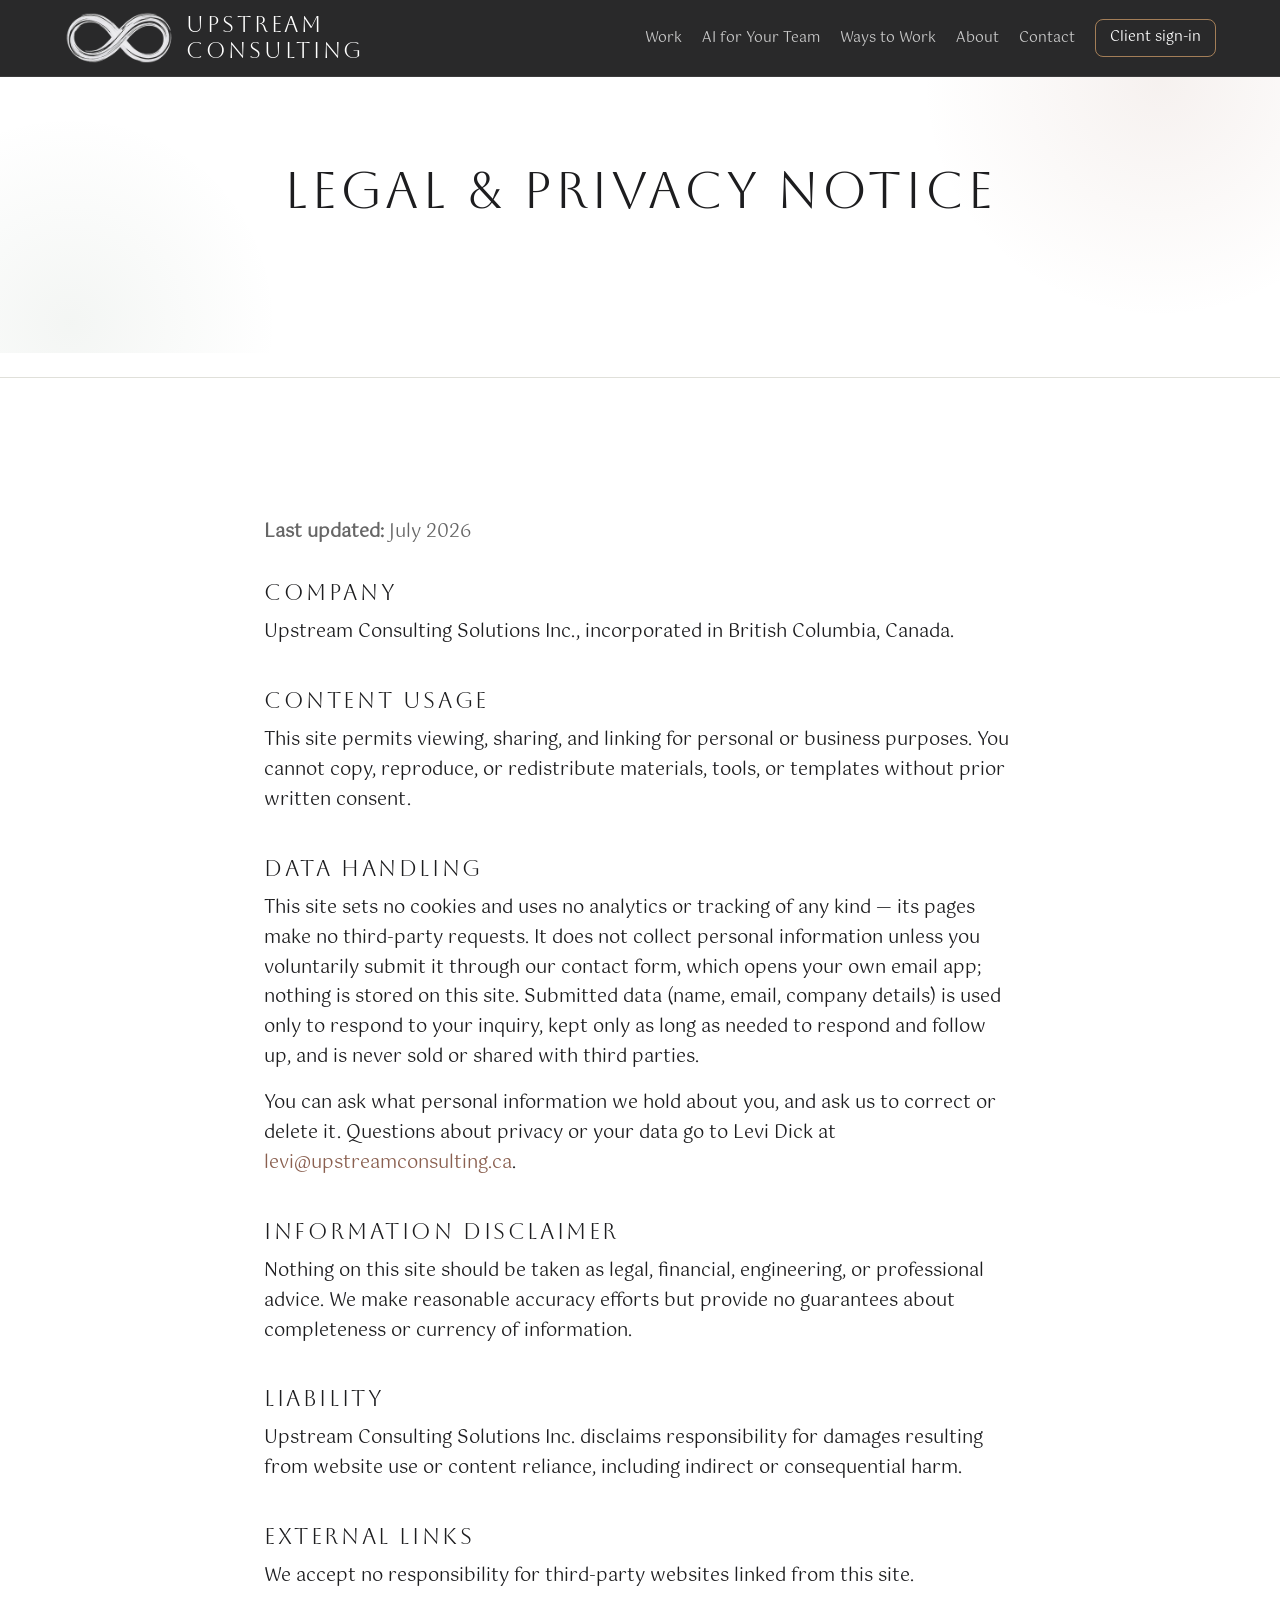
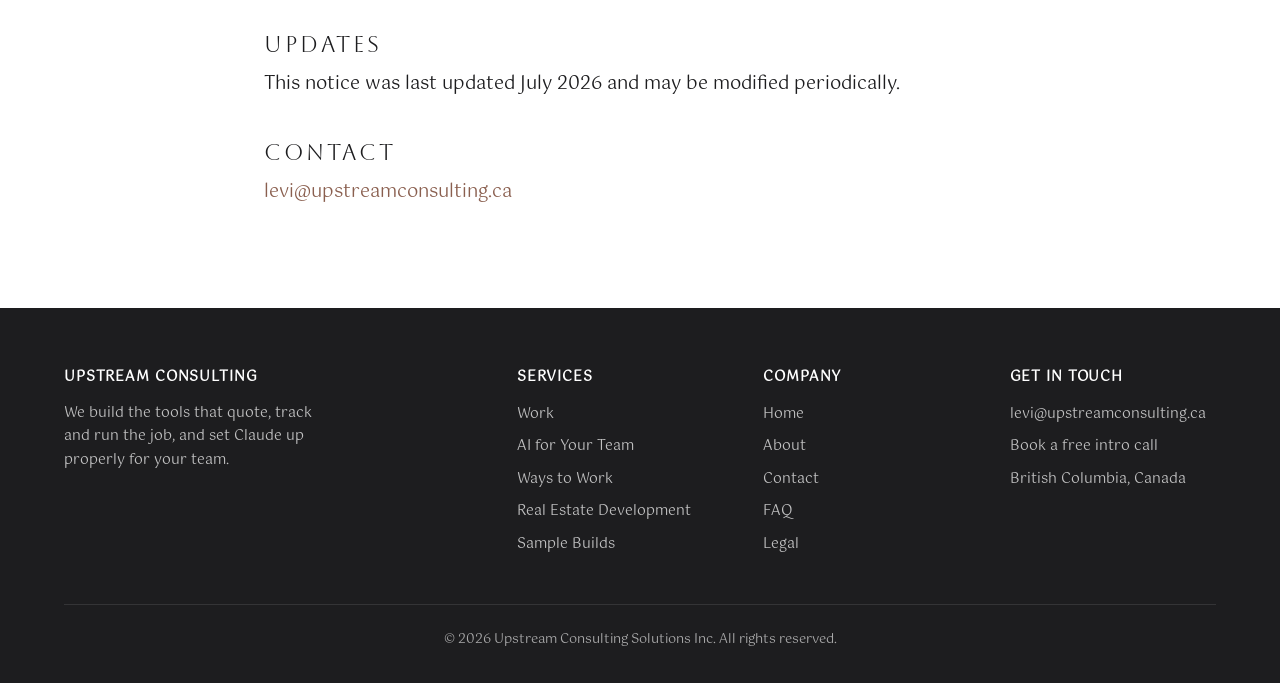
<file: legal/index.html>
<!DOCTYPE html>
<html lang="en">
<head>
  <meta charset="UTF-8">
  <meta name="viewport" content="width=device-width, initial-scale=1.0">
  <link rel="icon" type="image/png" sizes="32x32" href="/images/favicon-32.png">
  <link rel="icon" type="image/png" sizes="256x256" href="/images/favicon-256.png">
  <link rel="apple-touch-icon" href="/images/favicon-256.png">
  <title>Legal &amp; Privacy Notice | Upstream Consulting</title>
  <meta name="description" content="Legal and privacy notice for Upstream Consulting Solutions Inc., a British Columbia company — how we handle the data you submit, content usage, and liability.">
  <link rel="canonical" href="https://upstreamconsulting.ca/legal/">
  <meta property="og:type" content="website">
  <meta property="og:title" content="Legal &amp; Privacy Notice | Upstream Consulting">
  <meta property="og:description" content="Legal and privacy notice for Upstream Consulting Solutions Inc., a British Columbia company — how we handle the data you submit, content usage, and liability.">
  <meta property="og:url" content="https://upstreamconsulting.ca/legal/">
  <meta property="og:image" content="https://upstreamconsulting.ca/images/og-card.jpg">
  <meta property="og:image:width" content="1200">
  <meta property="og:image:height" content="630">
  <meta property="og:site_name" content="Upstream Consulting">
  <meta name="twitter:card" content="summary_large_image">
  <meta name="twitter:image" content="https://upstreamconsulting.ca/images/og-card.jpg">
  <style>
    /* Keep promoted legal section h2s at the prior h3 visual size (no visual regression) */
    .legal-body h2 { font-size: 1.35rem; }
  </style>
  <link rel="stylesheet" href="/styles.css?v=5">
</head>
<body>

  <a href="#main" class="skip-link">Skip to content</a>

  <!-- Navigation -->
  <nav class="nav" id="nav" aria-label="Main navigation">
    <div class="nav-inner">
      <a href="/home/" class="nav-logo"><img src="/images/logo-symbol.png" alt="Upstream Consulting"><span>Upstream<br>Consulting</span></a>
      <button class="hamburger" id="hamburger" aria-label="Toggle menu" aria-expanded="false" aria-controls="navLinks">
        <span></span><span></span><span></span>
      </button>
      <ul class="nav-links" id="navLinks">
        <li><a href="/work/">Work</a></li>
        <li><a href="/ai-integration/">AI for Your Team</a></li>
        <li><a href="/ways-to-work/">Ways to Work</a></li>
        <li><a href="/behind-the-work/">About</a></li>
        <li><a href="/contact/">Contact</a></li>
        <li class="nav-signin-item"><a href="https://hub.upstreamconsulting.ca" class="nav-signin">Client sign-in</a></li>
      </ul>
    </div>
  </nav>

  <!-- Hero -->
  <section class="hero">
    <div class="container">
      <h1>Legal &amp; Privacy Notice</h1>
    </div>
  </section>

  <div class="section-divider"></div>

  <!-- Legal Content -->
  <section id="main" class="legal-body">
    <div class="container" style="max-width:800px;">

      <p style="color:var(--gray-600); margin-bottom:2rem;"><strong>Last updated:</strong> July 2026</p>

      <h2 style="margin-bottom:.75rem;">Company</h2>
      <p>Upstream Consulting Solutions Inc., incorporated in British Columbia, Canada.</p>

      <h2 style="margin-top:2.5rem; margin-bottom:.75rem;">Content Usage</h2>
      <p>This site permits viewing, sharing, and linking for personal or business purposes. You cannot copy, reproduce, or redistribute materials, tools, or templates without prior written consent.</p>

      <h2 style="margin-top:2.5rem; margin-bottom:.75rem;">Data Handling</h2>
      <p>This site sets no cookies and uses no analytics or tracking of any kind — its pages make no third-party requests. It does not collect personal information unless you voluntarily submit it through our contact form, which opens your own email app; nothing is stored on this site. Submitted data (name, email, company details) is used only to respond to your inquiry, kept only as long as needed to respond and follow up, and is never sold or shared with third parties.</p>
      <p style="margin-top:1rem;">You can ask what personal information we hold about you, and ask us to correct or delete it. Questions about privacy or your data go to Levi Dick at <a href="mailto:levi@upstreamconsulting.ca">levi@upstreamconsulting.ca</a>.</p>

      <h2 style="margin-top:2.5rem; margin-bottom:.75rem;">Information Disclaimer</h2>
      <p>Nothing on this site should be taken as legal, financial, engineering, or professional advice. We make reasonable accuracy efforts but provide no guarantees about completeness or currency of information.</p>

      <h2 style="margin-top:2.5rem; margin-bottom:.75rem;">Liability</h2>
      <p>Upstream Consulting Solutions Inc. disclaims responsibility for damages resulting from website use or content reliance, including indirect or consequential harm.</p>

      <h2 style="margin-top:2.5rem; margin-bottom:.75rem;">External Links</h2>
      <p>We accept no responsibility for third-party websites linked from this site.</p>

      <h2 style="margin-top:2.5rem; margin-bottom:.75rem;">Updates</h2>
      <p>This notice was last updated July 2026 and may be modified periodically.</p>

      <h2 style="margin-top:2.5rem; margin-bottom:.75rem;">Contact</h2>
      <p><a href="mailto:levi@upstreamconsulting.ca">levi@upstreamconsulting.ca</a></p>

    </div>
  </section>

  <!-- Footer -->
  <footer class="site-footer">
    <div class="container">
      <div class="footer-grid">
        <div class="footer-col">
          <h2 class="footer-h">Upstream Consulting</h2>
          <p class="footer-tagline">We build the tools that quote, track and run the job, and set Claude up properly for your team.</p>
        </div>
        <div class="footer-col">
          <h2 class="footer-h">Services</h2>
          <a href="/work/">Work</a>
          <a href="/ai-integration/">AI for Your Team</a>
          <a href="/ways-to-work/">Ways to Work</a>
          <a href="/real-estate-development/">Real Estate Development</a>
          <a href="/sample-builds/">Sample Builds</a>
        </div>
        <div class="footer-col">
          <h2 class="footer-h">Company</h2>
          <a href="/home/">Home</a>
          <a href="/behind-the-work/">About</a>
          <a href="/contact/">Contact</a>
          <a href="/faqs/">FAQ</a>
          <a href="/legal/">Legal</a>
        </div>
        <div class="footer-col">
          <h2 class="footer-h">Get in Touch</h2>
          <a href="mailto:levi@upstreamconsulting.ca">levi@upstreamconsulting.ca</a>
          <a href="https://cal.com/upstream-consulting/intro-upstream" target="_blank" rel="noopener">Book a free intro call</a>
          <p class="footer-meta">British Columbia, Canada</p>
        </div>
      </div>
      <div class="footer-bottom">
        &copy; 2026 Upstream Consulting Solutions Inc. All rights reserved.
      </div>
    </div>
  </footer>

  <!-- Back to Top -->
  <button class="back-to-top" id="backToTop" aria-label="Back to top">&uarr;</button>

  <script>
    const hamburger = document.getElementById('hamburger');
    const navLinks = document.getElementById('navLinks');
    hamburger.addEventListener('click', () => {
      const isOpen = hamburger.classList.toggle('open');
      navLinks.classList.toggle('open');
      hamburger.setAttribute('aria-expanded', isOpen ? 'true' : 'false');
    });
    navLinks.querySelectorAll('a').forEach(link => {
      link.addEventListener('click', () => {
        hamburger.classList.remove('open');
        navLinks.classList.remove('open');
        hamburger.setAttribute('aria-expanded', 'false');
      });
    });
    const backToTop = document.getElementById('backToTop');
    window.addEventListener('scroll', () => {
      backToTop.classList.toggle('visible', window.scrollY > 400);
      document.getElementById('nav').classList.toggle('scrolled', window.scrollY > 10);
    });
    backToTop.addEventListener('click', () => {
      window.scrollTo({ top: 0, behavior: 'smooth' });
    });
  </script>

<script>
(function(){
  var norm = location.pathname.replace(/index\.html$/,'');
  if (norm === '') norm = '/';
  document.querySelectorAll('#navLinks a[href]').forEach(function(a){
    if (a.getAttribute('href') === norm) {
      a.classList.add('active');
      var dd = a.closest('.dropdown');
      if (dd) { var p = dd.closest('.has-dropdown'); if (p) { var pa = p.querySelector(':scope > a'); if (pa) pa.classList.add('active'); } }
    }
  });
})();
</script>
<script>
(function(){
  function closeAll(){ document.querySelectorAll('.has-dropdown.open').forEach(function(li){ li.classList.remove('open'); var a=li.querySelector('a'); if(a) a.setAttribute('aria-expanded','false'); }); }
  document.querySelectorAll('.has-dropdown > a').forEach(function(t){
    t.addEventListener('click', function(e){
      if (window.innerWidth > 900) {
        e.preventDefault();
        var li = t.parentElement;
        var willOpen = !li.classList.contains('open');
        closeAll();
        if (willOpen) { li.classList.add('open'); t.setAttribute('aria-expanded','true'); }
      }
    });
  });
  document.addEventListener('click', function(e){ if (!e.target.closest('.has-dropdown')) closeAll(); });
  document.addEventListener('keydown', function(e){ if (e.key === 'Escape') closeAll(); });
})();
</script>
<script src="/site-enhance.js" defer></script>
</body>
</html>
</file>
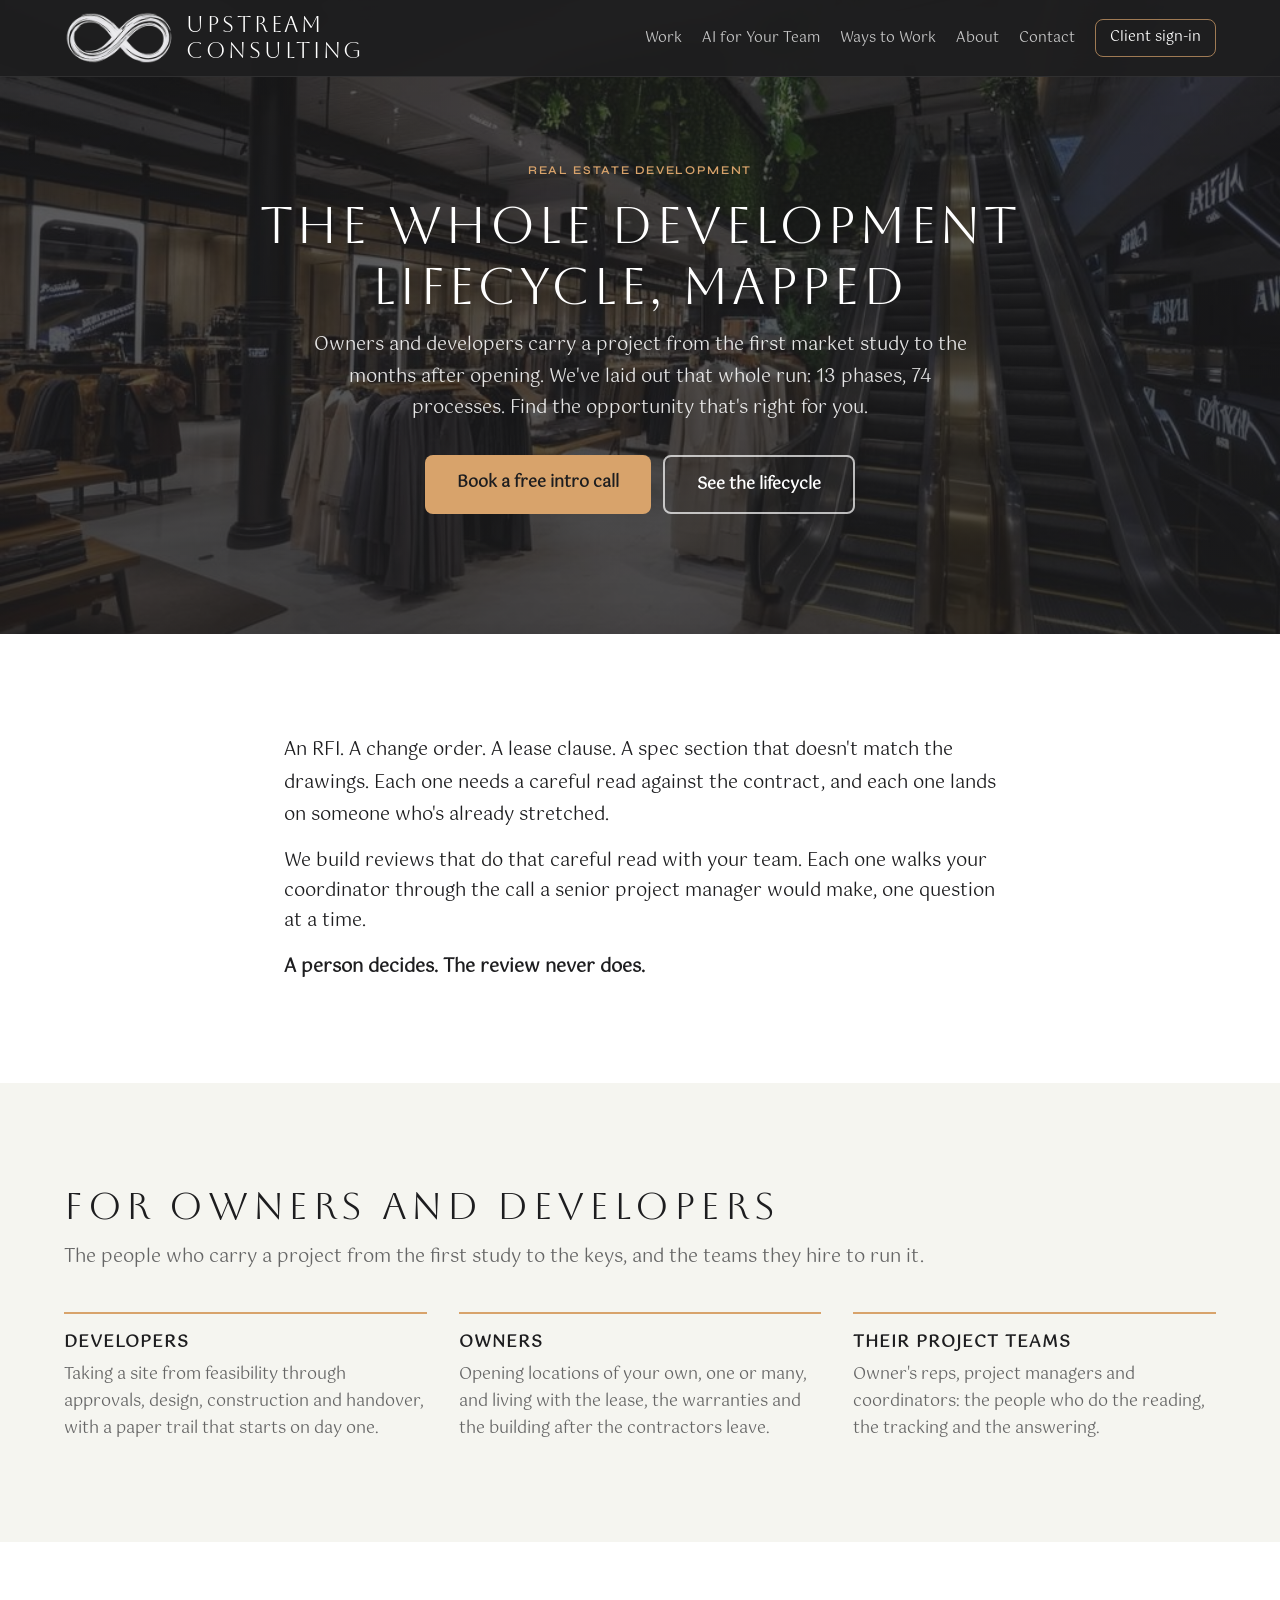
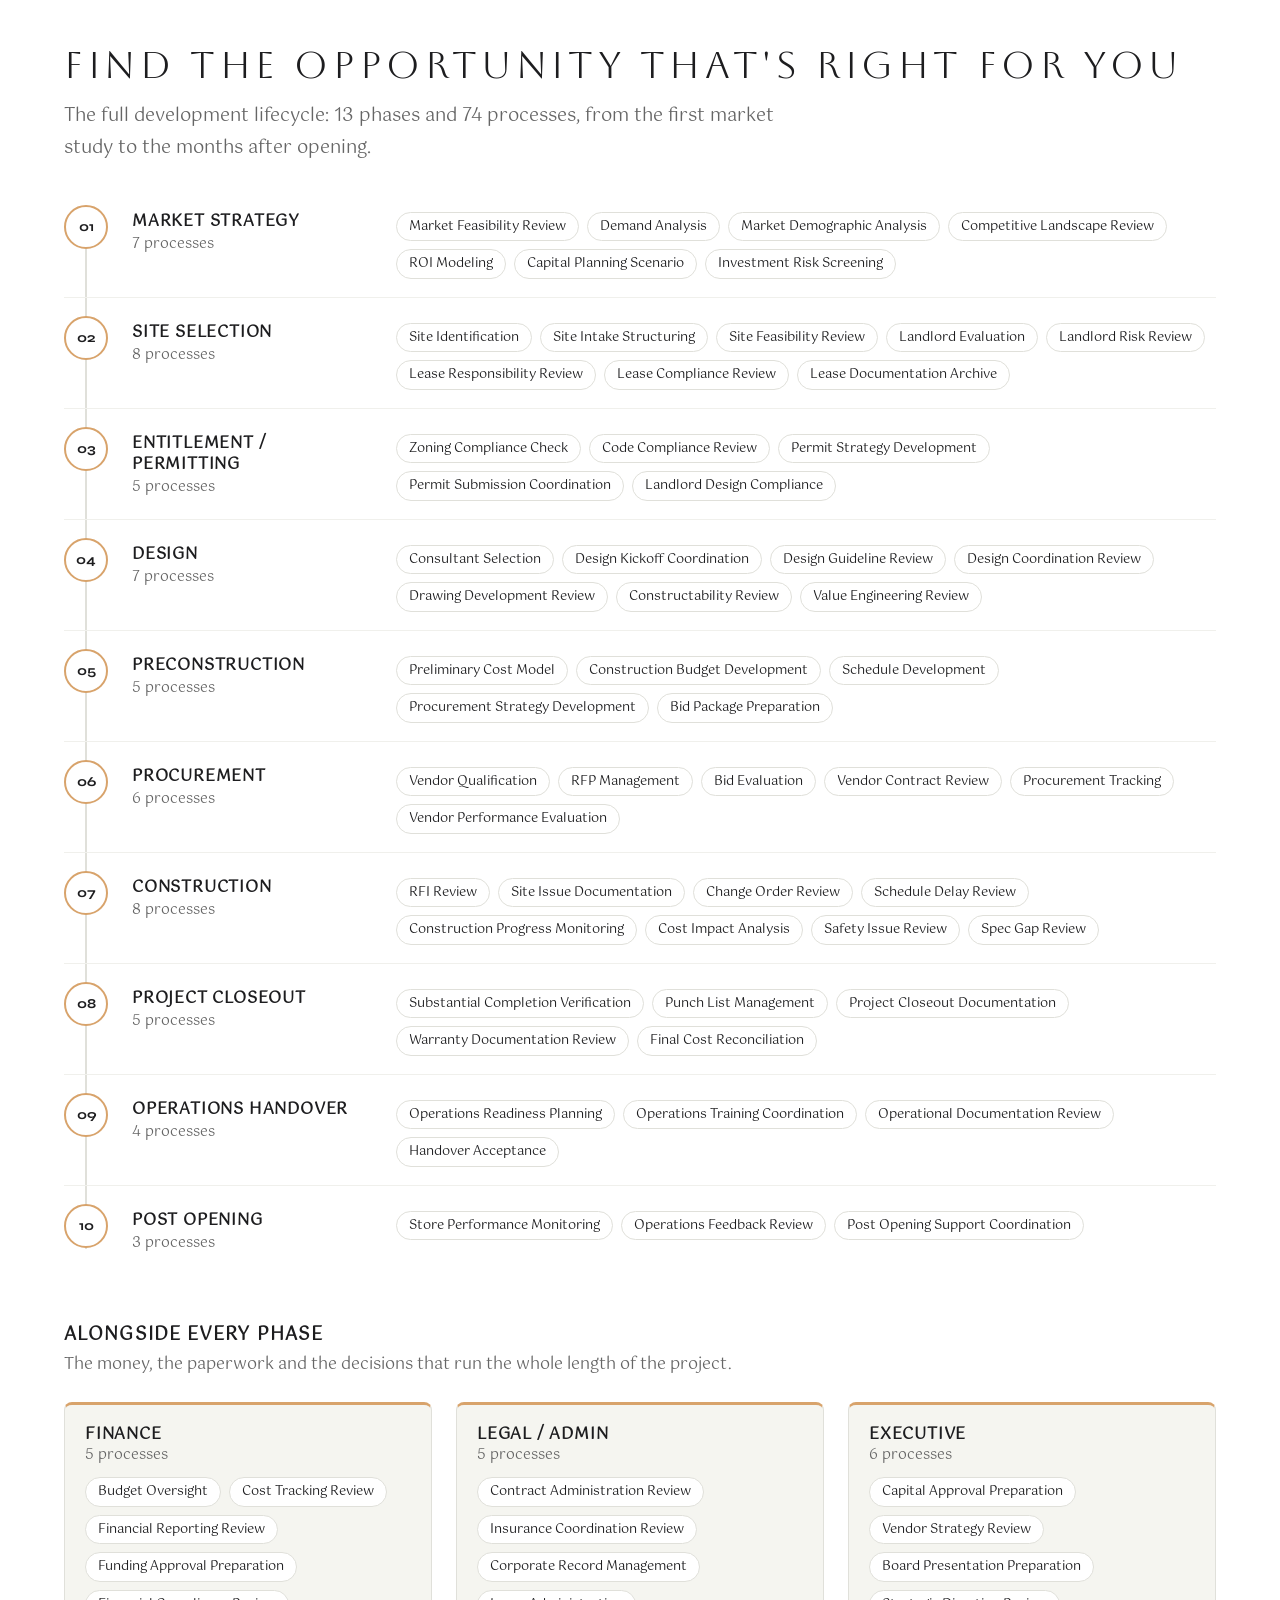
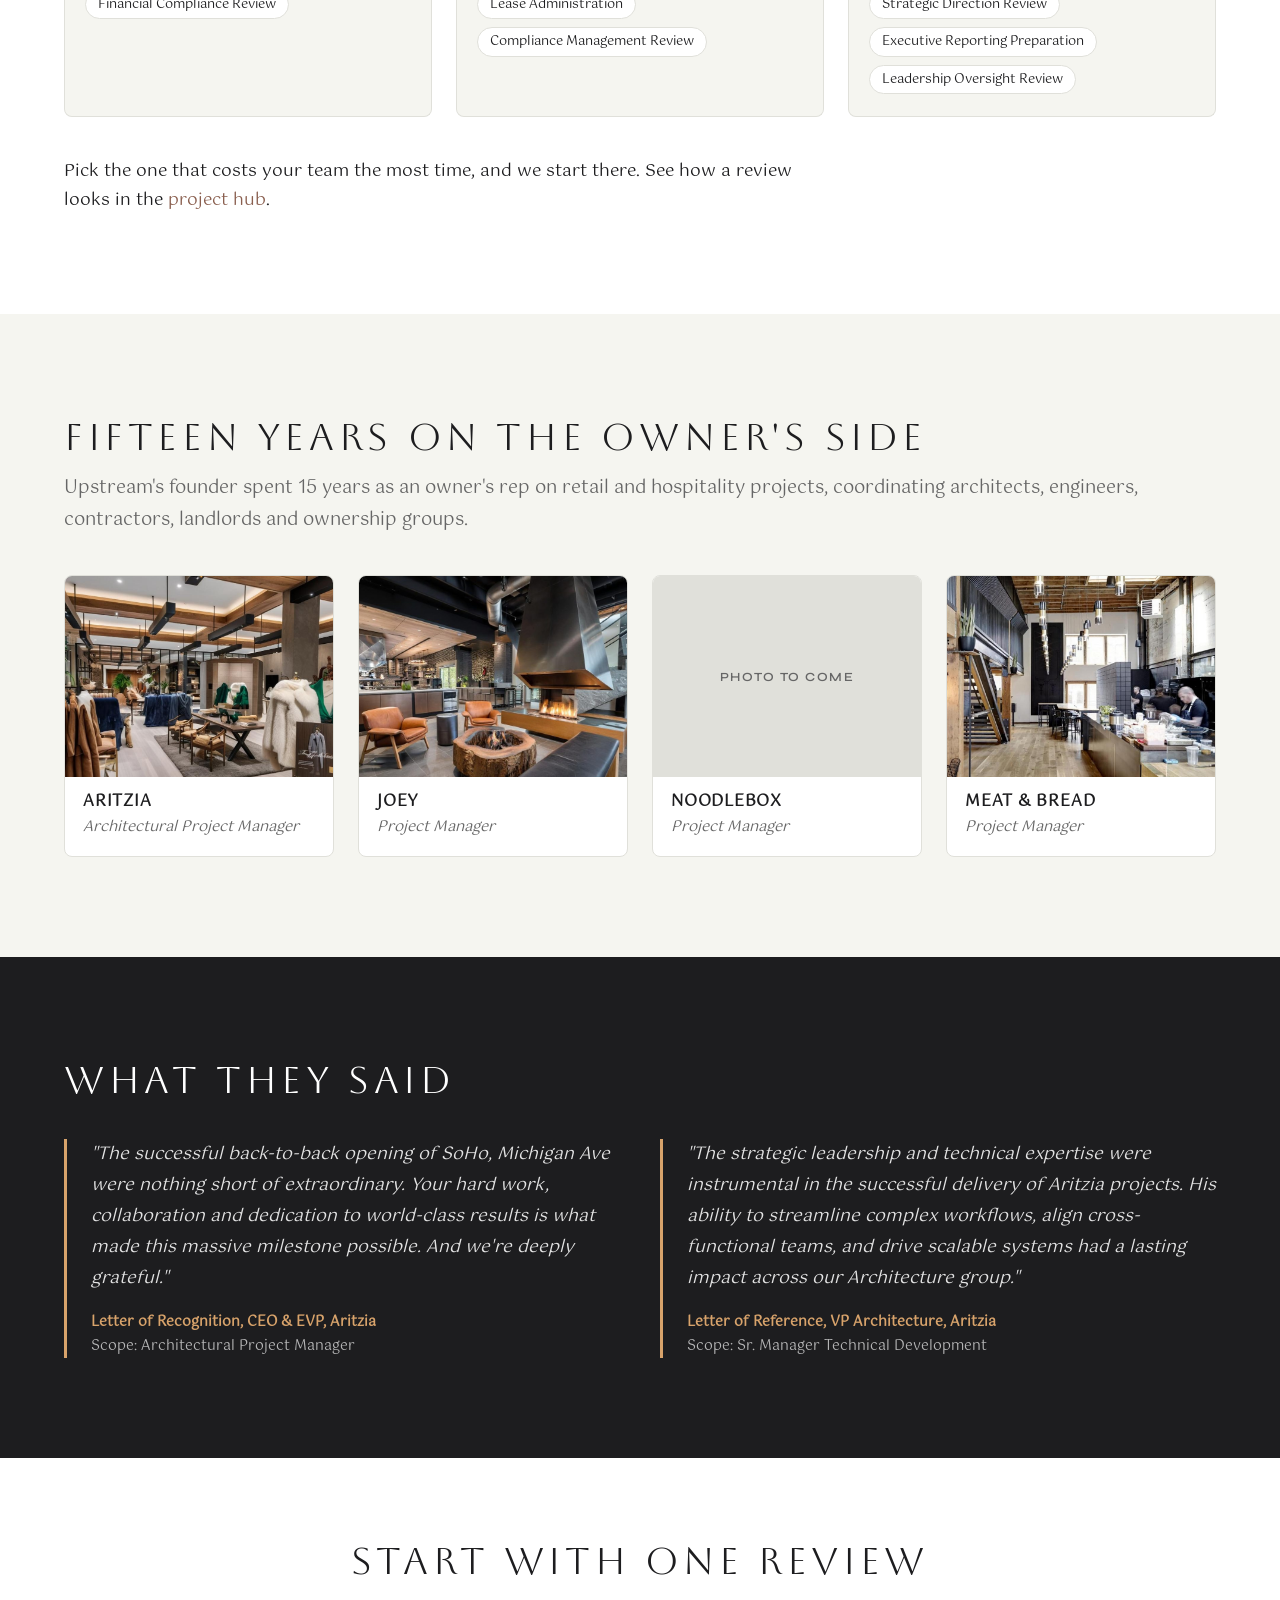
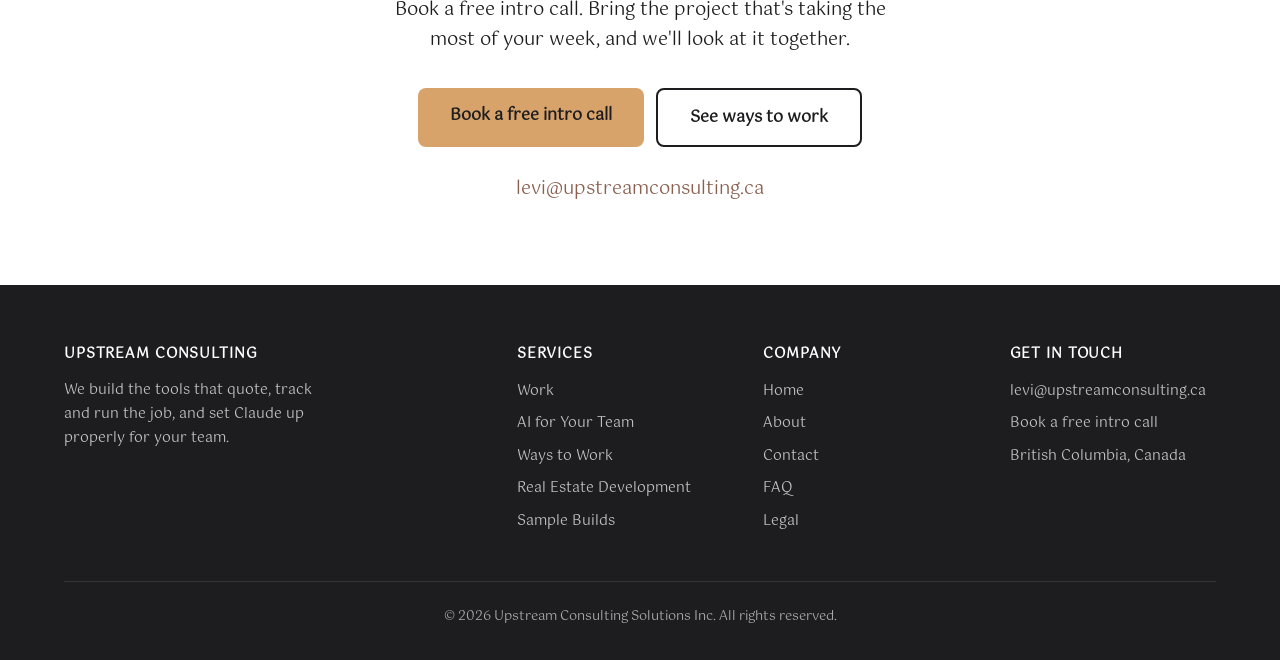
<file: real-estate-development/index.html>
<!DOCTYPE html>
<html lang="en">
<head>
  <meta charset="UTF-8">
  <meta name="viewport" content="width=device-width, initial-scale=1.0">
  <link rel="icon" type="image/png" sizes="32x32" href="/images/favicon-32.png">
  <link rel="icon" type="image/png" sizes="256x256" href="/images/favicon-256.png">
  <link rel="apple-touch-icon" href="/images/favicon-256.png">
  <title>Real Estate Development | Upstream Consulting</title>
  <meta name="description" content="For owners and developers: the whole development lifecycle mapped, 13 phases and 74 processes from market strategy to post opening. Find the opportunity that's right for you.">
  <link rel="canonical" href="https://upstreamconsulting.ca/real-estate-development/">

  <!-- Open Graph -->
  <meta property="og:type" content="website">
  <meta property="og:title" content="Real Estate Development | Upstream Consulting">
  <meta property="og:description" content="For owners and developers: the whole development lifecycle mapped, 13 phases and 74 processes from market strategy to post opening. Find the opportunity that's right for you.">
  <meta property="og:url" content="https://upstreamconsulting.ca/real-estate-development/">
  <meta property="og:image" content="https://upstreamconsulting.ca/images/og-card.jpg">
  <meta property="og:image:width" content="1200">
  <meta property="og:image:height" content="630">
  <meta property="og:site_name" content="Upstream Consulting">

  <!-- Twitter Card -->
  <meta name="twitter:card" content="summary_large_image">
  <meta name="twitter:image" content="https://upstreamconsulting.ca/images/og-card.jpg">
  <meta name="twitter:title" content="Real Estate Development | Upstream Consulting">
  <meta name="twitter:description" content="For owners and developers: the whole development lifecycle mapped, 13 phases and 74 processes from market strategy to post opening. Find the opportunity that's right for you.">

  <!-- Service JSON-LD -->
  <script type="application/ld+json">
  {
    "@context": "https://schema.org",
    "@type": "Service",
    "name": "Real Estate Development",
    "serviceType": "Real estate development consulting",
    "url": "https://upstreamconsulting.ca/real-estate-development/",
    "description": "For owners and developers: the whole development lifecycle mapped, 13 phases and 74 processes from market strategy to post opening. Find the opportunity that's right for you.",
    "areaServed": "British Columbia, Canada",
    "audience": { "@type": "BusinessAudience", "audienceType": "Owners and developers" },
    "provider": {
      "@type": "Organization",
      "name": "Upstream Consulting",
      "url": "https://upstreamconsulting.ca"
    }
  }
  </script>
  <link rel="stylesheet" href="/styles.css?v=5">
  <link rel="stylesheet" href="/motion.css?v=1">

  <style>
  /* Font tokens: the same families /styles.css declares, named so page rules can use var(--font-*) */
  :root {
    --font-heading: 'Aboreto', Georgia, serif;
    --font-body:    'Gotu', Georgia, serif;
    --font-button:  'Syne', Arial, sans-serif;
  }

  @media print {
    .nav, .back-to-top, .hamburger { display: none; }
    .dark-section, .site-footer, .hero--photo, .phase-num {
      -webkit-print-color-adjust: exact; print-color-adjust: exact;
    }
    .phase, .rail-col, .role, .letter { break-inside: avoid; }
  }

  /* ══════════════════════════════════════════════════════════
     ARTIFACT-LOCAL OVERRIDES — page layout only.
     Colours come from /styles.css tokens via var(--*).
     ══════════════════════════════════════════════════════════ */

  /* Screen-reader-only text */
  .vh {
    position: absolute !important;
    width: 1px; height: 1px;
    padding: 0; margin: -1px;
    overflow: hidden;
    clip: rect(0, 0, 0, 0);
    white-space: nowrap;
    border: 0;
  }

  .narrow { max-width: 760px; }
  .eyebrow-label {
    font-family: var(--font-button);
    font-size: .72rem;
    font-weight: 600;
    letter-spacing: .14em;
    text-transform: uppercase;
    color: var(--gold);
    margin-bottom: .7rem;
  }
  .dark-section .eyebrow-label { color: var(--gold); }

  /* ── Hero ── */
  .red-hero {
    background-image: linear-gradient(rgba(29,29,31,.68) 0%, rgba(29,29,31,.80) 100%), url('/images/render-soho.jpg');
  }
  .red-hero .hero-eyebrow {
    font-family: var(--font-button);
    font-size: .74rem;
    font-weight: 600;
    letter-spacing: .14em;
    text-transform: uppercase;
    color: var(--gold);
    margin: 0 auto .9rem;
  }
  .red-hero h1 { max-width: 880px; }
  .red-hero .hero-lede { max-width: 660px; }
  .hero-actions { display: flex; flex-wrap: wrap; gap: 12px; justify-content: center; }

  /* ── Intro ── */
  .red-intro .lede { font-size: 1.15rem; line-height: 1.75; }
  .red-intro .strong-line { font-weight: 600; color: var(--charcoal); }

  /* ── Who it's for ── */
  .who-grid {
    display: grid;
    grid-template-columns: repeat(3, 1fr);
    gap: 32px;
    margin-top: 2.25rem;
  }
  .who-col { border-top: 2px solid var(--gold); padding-top: 1.1rem; }
  .who-col h3 { font-size: 1.05rem; text-transform: uppercase; letter-spacing: .06em; margin-bottom: .5rem; }
  .who-col p { font-size: 1rem; color: var(--gray-600); }

  /* ── Lifecycle spine ── */
  .lifecycle .section-sub { max-width: 760px; margin-bottom: 1.5rem; }
  .spine { list-style: none; position: relative; }
  .spine::before {
    content: '';
    position: absolute;
    left: 21px; top: 22px; bottom: 22px;
    width: 2px;
    background: var(--gray-200);
  }
  .phase {
    position: relative;
    display: grid;
    grid-template-columns: 44px 240px 1fr;
    gap: 8px 24px;
    align-items: start;
    padding: 18px 0;
    border-bottom: 1px solid var(--gray-100);
  }
  .phase:last-child { border-bottom: 0; }
  .phase-num {
    position: relative;
    z-index: 1;
    width: 44px; height: 44px;
    border-radius: 50%;
    background: var(--white);
    border: 2px solid var(--gold);
    display: flex;
    align-items: center;
    justify-content: center;
    font-family: var(--font-button);
    font-weight: 700;
    font-size: .85rem;
    color: var(--charcoal);
  }
  .phase-head { padding-top: 7px; }
  .phase-name {
    font-size: 1rem;
    text-transform: uppercase;
    letter-spacing: .05em;
    line-height: 1.3;
    margin: 0 0 .15rem;
  }
  .phase-count { font-size: .85rem; color: var(--gray-600); line-height: 1.4; }
  .chips { list-style: none; display: flex; flex-wrap: wrap; gap: 8px; padding-top: 7px; }
  .chip {
    display: inline-flex;
    align-items: center;
    gap: 7px;
    padding: 4px 12px;
    border: 1px solid var(--gray-200);
    border-radius: 100px;
    background: var(--white);
    font-size: .84rem;
    line-height: 1.45;
    color: var(--charcoal);
  }

  .rail { margin-top: 3.25rem; }
  .rail-title { font-size: 1.15rem; text-transform: uppercase; letter-spacing: .06em; margin-bottom: .3rem; }
  .rail-sub { color: var(--gray-600); font-size: 1rem; margin-bottom: 1.5rem; }
  .rail-grid { display: grid; grid-template-columns: repeat(3, 1fr); gap: 24px; }
  .rail-col {
    background: var(--off-white);
    border: 1px solid var(--gray-200);
    border-top: 3px solid var(--gold);
    border-radius: var(--radius);
    padding: 20px 20px 22px;
  }
  .rail-name { font-size: 1rem; text-transform: uppercase; letter-spacing: .05em; margin-bottom: .1rem; }
  .rail-col .chips { padding-top: 12px; }
  .life-note {
    margin-top: 2.5rem;
    max-width: 760px;
    font-size: 1.05rem;
  }

  /* ── Proof ── */
  .roles {
    list-style: none;
    display: grid;
    grid-template-columns: repeat(4, 1fr);
    gap: 24px;
    margin-top: 2rem;
  }
  .role {
    background: var(--white);
    border: 1px solid var(--gray-200);
    border-radius: var(--radius);
    overflow: hidden;
  }
  .role img { width: 100%; height: auto; aspect-ratio: 4 / 3; object-fit: cover; }
  .role-tile {
    aspect-ratio: 4 / 3;
    background: var(--gray-200);
    display: flex;
    align-items: center;
    justify-content: center;
    color: var(--gray-600);
    font-family: var(--font-button);
    font-size: .78rem;
    font-weight: 600;
    letter-spacing: .12em;
    text-transform: uppercase;
  }
  .role-body { padding: 16px 18px 18px; }
  .role h3 { font-size: .98rem; text-transform: uppercase; letter-spacing: .05em; margin-bottom: .2rem; }
  .role p { font-size: .92rem; font-style: italic; color: var(--gray-600); line-height: 1.5; }

  .letters-grid {
    display: grid;
    grid-template-columns: 1fr 1fr;
    gap: 40px;
    margin-top: 2.25rem;
  }
  .letter { margin: 0; border-left: 3px solid var(--gold); padding-left: 24px; }
  .dark-section .letter blockquote p { font-size: 1.08rem; font-style: italic; line-height: 1.8; color: rgba(255,255,255,.88); }
  .letter figcaption { margin-top: 1rem; }
  .letter-src { display: block; font-size: .9rem; color: var(--gold); font-weight: 600; }
  .letter-scope { display: block; font-size: .85rem; color: rgba(255,255,255,.68); }

  /* ── Closing CTA ── */
  .red-cta .cta-actions { display: flex; flex-wrap: wrap; gap: 12px; justify-content: center; }
  .red-cta .cta-email { margin: 1.75rem auto 0; }
  .btn-outline.btn-outline--dark { color: var(--charcoal); border-color: var(--charcoal); }
  .btn-outline.btn-outline--dark:hover { background: var(--charcoal); color: var(--white); }

  @media (max-width: 1024px) {
    .roles { grid-template-columns: repeat(2, 1fr); }
  }
  @media (max-width: 900px) {
    .who-grid { grid-template-columns: 1fr; gap: 24px; }
    .run-item { grid-template-columns: 1fr; gap: 4px; }
    .phase { grid-template-columns: 44px 1fr; }
    .chips { grid-column: 2; padding-top: 0; }
    .rail-grid { grid-template-columns: 1fr; }
    .rail-col .chips { padding-top: 10px; }
    .letters-grid { grid-template-columns: 1fr; gap: 32px; }
  }
  @media (max-width: 480px) {
    .spine::before { left: 17px; top: 18px; bottom: 18px; }
    .phase { grid-template-columns: 36px 1fr; gap: 6px 14px; }
    .phase-num { width: 36px; height: 36px; font-size: .78rem; }
    .phase-head { padding-top: 4px; }
    .chip { font-size: .8rem; padding: 3px 10px; }
    .roles { gap: 14px; }
    .role-body { padding: 12px 12px 14px; }
    .role h3 { font-size: .85rem; }
    .role p { font-size: .82rem; }
    .letter { padding-left: 18px; }
  }
  </style>
</head>
<body>

  <a href="#main" class="skip-link">Skip to content</a>

  <!-- Navigation -->
  <nav class="nav" id="nav" aria-label="Main navigation">
    <div class="nav-inner">
      <a href="/home/" class="nav-logo"><img src="/images/logo-symbol.png" alt="Upstream Consulting"><span>Upstream<br>Consulting</span></a>
      <button class="hamburger" id="hamburger" aria-label="Toggle menu" aria-expanded="false" aria-controls="navLinks">
        <span></span><span></span><span></span>
      </button>
      <ul class="nav-links" id="navLinks">
        <li><a href="/work/">Work</a></li>
        <li><a href="/ai-integration/">AI for Your Team</a></li>
        <li><a href="/ways-to-work/">Ways to Work</a></li>
        <li><a href="/behind-the-work/">About</a></li>
        <li><a href="/contact/">Contact</a></li>
        <li class="nav-signin-item"><a href="https://hub.upstreamconsulting.ca" class="nav-signin">Client sign-in</a></li>
      </ul>
    </div>
  </nav>

  <!-- Hero -->
  <section class="hero hero--photo red-hero">
    <div class="container">
      <p class="hero-eyebrow">Real Estate Development</p>
      <h1>The Whole Development Lifecycle, Mapped</h1>
      <p class="hero-lede">Owners and developers carry a project from the first market study to the months after opening. We've laid out that whole run: 13 phases, 74 processes. Find the opportunity that's right for you.</p>
      <div class="hero-actions">
        <a href="https://cal.com/upstream-consulting/intro-upstream" target="_blank" rel="noopener" class="btn btn-primary">Book a free intro call</a>
        <a href="#lifecycle" class="btn btn-outline">See the lifecycle</a>
      </div>
    </div>
  </section>

  <!-- Intro -->
  <section class="red-intro" id="main" tabindex="-1">
    <div class="container narrow">
      <p class="lede">An RFI. A change order. A lease clause. A spec section that doesn't match the drawings. Each one needs a careful read against the contract, and each one lands on someone who's already stretched.</p>
      <p>We build reviews that do that careful read with your team. Each one walks your coordinator through the call a senior project manager would make, one question at a time.</p>
      <p class="strong-line">A person decides. The review never does.</p>
    </div>
  </section>

  <!-- Who it's for -->
  <section class="alt-bg who" aria-labelledby="who-title">
    <div class="container">
      <h2 id="who-title">For Owners and Developers</h2>
      <p class="section-sub">The people who carry a project from the first study to the keys, and the teams they hire to run it.</p>
      <div class="who-grid">
        <div class="who-col">
          <h3>Developers</h3>
          <p>Taking a site from feasibility through approvals, design, construction and handover, with a paper trail that starts on day one.</p>
        </div>
        <div class="who-col">
          <h3>Owners</h3>
          <p>Opening locations of your own, one or many, and living with the lease, the warranties and the building after the contractors leave.</p>
        </div>
        <div class="who-col">
          <h3>Their Project Teams</h3>
          <p>Owner's reps, project managers and coordinators: the people who do the reading, the tracking and the answering.</p>
        </div>
      </div>
    </div>
  </section>


  <!-- The lifecycle -->
  <section class="lifecycle" id="lifecycle" aria-labelledby="life-title">
    <div class="container">
      <h2 id="life-title">Find the Opportunity That's Right for You</h2>
      <p class="section-sub">The full development lifecycle: 13 phases and 74 processes, from the first market study to the months after opening.</p>

      <ol class="spine">
      <li class="phase">
        <span class="phase-num" aria-hidden="true">01</span>
        <div class="phase-head">
          <h3 class="phase-name">Market Strategy</h3>
          <p class="phase-count">7 processes</p>
        </div>
        <ul class="chips" aria-label="Market Strategy processes">
          <li class="chip">Market Feasibility Review</li>
          <li class="chip">Demand Analysis</li>
          <li class="chip">Market Demographic Analysis</li>
          <li class="chip">Competitive Landscape Review</li>
          <li class="chip">ROI Modeling</li>
          <li class="chip">Capital Planning Scenario</li>
          <li class="chip">Investment Risk Screening</li>
        </ul>
      </li>
      <li class="phase">
        <span class="phase-num" aria-hidden="true">02</span>
        <div class="phase-head">
          <h3 class="phase-name">Site Selection</h3>
          <p class="phase-count">8 processes</p>
        </div>
        <ul class="chips" aria-label="Site Selection processes">
          <li class="chip">Site Identification</li>
          <li class="chip">Site Intake Structuring</li>
          <li class="chip">Site Feasibility Review</li>
          <li class="chip">Landlord Evaluation</li>
          <li class="chip">Landlord Risk Review</li>
          <li class="chip">Lease Responsibility Review</li>
          <li class="chip">Lease Compliance Review</li>
          <li class="chip">Lease Documentation Archive</li>
        </ul>
      </li>
      <li class="phase">
        <span class="phase-num" aria-hidden="true">03</span>
        <div class="phase-head">
          <h3 class="phase-name">Entitlement / Permitting</h3>
          <p class="phase-count">5 processes</p>
        </div>
        <ul class="chips" aria-label="Entitlement / Permitting processes">
          <li class="chip">Zoning Compliance Check</li>
          <li class="chip">Code Compliance Review</li>
          <li class="chip">Permit Strategy Development</li>
          <li class="chip">Permit Submission Coordination</li>
          <li class="chip">Landlord Design Compliance</li>
        </ul>
      </li>
      <li class="phase">
        <span class="phase-num" aria-hidden="true">04</span>
        <div class="phase-head">
          <h3 class="phase-name">Design</h3>
          <p class="phase-count">7 processes</p>
        </div>
        <ul class="chips" aria-label="Design processes">
          <li class="chip">Consultant Selection</li>
          <li class="chip">Design Kickoff Coordination</li>
          <li class="chip">Design Guideline Review</li>
          <li class="chip">Design Coordination Review</li>
          <li class="chip">Drawing Development Review</li>
          <li class="chip">Constructability Review</li>
          <li class="chip">Value Engineering Review</li>
        </ul>
      </li>
      <li class="phase">
        <span class="phase-num" aria-hidden="true">05</span>
        <div class="phase-head">
          <h3 class="phase-name">Preconstruction</h3>
          <p class="phase-count">5 processes</p>
        </div>
        <ul class="chips" aria-label="Preconstruction processes">
          <li class="chip">Preliminary Cost Model</li>
          <li class="chip">Construction Budget Development</li>
          <li class="chip">Schedule Development</li>
          <li class="chip">Procurement Strategy Development</li>
          <li class="chip">Bid Package Preparation</li>
        </ul>
      </li>
      <li class="phase">
        <span class="phase-num" aria-hidden="true">06</span>
        <div class="phase-head">
          <h3 class="phase-name">Procurement</h3>
          <p class="phase-count">6 processes</p>
        </div>
        <ul class="chips" aria-label="Procurement processes">
          <li class="chip">Vendor Qualification</li>
          <li class="chip">RFP Management</li>
          <li class="chip">Bid Evaluation</li>
          <li class="chip">Vendor Contract Review</li>
          <li class="chip">Procurement Tracking</li>
          <li class="chip">Vendor Performance Evaluation</li>
        </ul>
      </li>
      <li class="phase">
        <span class="phase-num" aria-hidden="true">07</span>
        <div class="phase-head">
          <h3 class="phase-name">Construction</h3>
          <p class="phase-count">8 processes</p>
        </div>
        <ul class="chips" aria-label="Construction processes">
          <li class="chip">RFI Review</li>
          <li class="chip">Site Issue Documentation</li>
          <li class="chip">Change Order Review</li>
          <li class="chip">Schedule Delay Review</li>
          <li class="chip">Construction Progress Monitoring</li>
          <li class="chip">Cost Impact Analysis</li>
          <li class="chip">Safety Issue Review</li>
          <li class="chip">Spec Gap Review</li>
        </ul>
      </li>
      <li class="phase">
        <span class="phase-num" aria-hidden="true">08</span>
        <div class="phase-head">
          <h3 class="phase-name">Project Closeout</h3>
          <p class="phase-count">5 processes</p>
        </div>
        <ul class="chips" aria-label="Project Closeout processes">
          <li class="chip">Substantial Completion Verification</li>
          <li class="chip">Punch List Management</li>
          <li class="chip">Project Closeout Documentation</li>
          <li class="chip">Warranty Documentation Review</li>
          <li class="chip">Final Cost Reconciliation</li>
        </ul>
      </li>
      <li class="phase">
        <span class="phase-num" aria-hidden="true">09</span>
        <div class="phase-head">
          <h3 class="phase-name">Operations Handover</h3>
          <p class="phase-count">4 processes</p>
        </div>
        <ul class="chips" aria-label="Operations Handover processes">
          <li class="chip">Operations Readiness Planning</li>
          <li class="chip">Operations Training Coordination</li>
          <li class="chip">Operational Documentation Review</li>
          <li class="chip">Handover Acceptance</li>
        </ul>
      </li>
      <li class="phase">
        <span class="phase-num" aria-hidden="true">10</span>
        <div class="phase-head">
          <h3 class="phase-name">Post Opening</h3>
          <p class="phase-count">3 processes</p>
        </div>
        <ul class="chips" aria-label="Post Opening processes">
          <li class="chip">Store Performance Monitoring</li>
          <li class="chip">Operations Feedback Review</li>
          <li class="chip">Post Opening Support Coordination</li>
        </ul>
      </li>
      </ol>

      <div class="rail">
        <h3 class="rail-title">Alongside Every Phase</h3>
        <p class="rail-sub">The money, the paperwork and the decisions that run the whole length of the project.</p>
        <div class="rail-grid">
      <div class="rail-col">
        <h4 class="rail-name">Finance</h4>
        <p class="phase-count">5 processes</p>
        <ul class="chips" aria-label="Finance processes">
          <li class="chip">Budget Oversight</li>
          <li class="chip">Cost Tracking Review</li>
          <li class="chip">Financial Reporting Review</li>
          <li class="chip">Funding Approval Preparation</li>
          <li class="chip">Financial Compliance Review</li>
        </ul>
      </div>
      <div class="rail-col">
        <h4 class="rail-name">Legal / Admin</h4>
        <p class="phase-count">5 processes</p>
        <ul class="chips" aria-label="Legal / Admin processes">
          <li class="chip">Contract Administration Review</li>
          <li class="chip">Insurance Coordination Review</li>
          <li class="chip">Corporate Record Management</li>
          <li class="chip">Lease Administration</li>
          <li class="chip">Compliance Management Review</li>
        </ul>
      </div>
      <div class="rail-col">
        <h4 class="rail-name">Executive</h4>
        <p class="phase-count">6 processes</p>
        <ul class="chips" aria-label="Executive processes">
          <li class="chip">Capital Approval Preparation</li>
          <li class="chip">Vendor Strategy Review</li>
          <li class="chip">Board Presentation Preparation</li>
          <li class="chip">Strategic Direction Review</li>
          <li class="chip">Executive Reporting Preparation</li>
          <li class="chip">Leadership Oversight Review</li>
        </ul>
      </div>
        </div>
      </div>

      <p class="life-note">Pick the one that costs your team the most time, and we start there. See how a review looks in the <a href="/work/#hub">project hub</a>.</p>
    </div>
  </section>

  <!-- Proof -->
  <section class="alt-bg proof" aria-labelledby="proof-title">
    <div class="container">
      <h2 id="proof-title">Fifteen Years on the Owner's Side</h2>
      <p class="section-sub">Upstream's founder spent 15 years as an owner's rep on retail and hospitality projects, coordinating architects, engineers, contractors, landlords and ownership groups.</p>
      <ul class="roles">
        <li class="role">
          <img src="/images/render-chicago.jpg" alt="Rendering of an Aritzia store interior with timber beams and clothing displays" width="1024" height="675" loading="lazy">
          <div class="role-body">
            <h3>Aritzia</h3>
            <p>Architectural Project Manager</p>
          </div>
        </li>
        <li class="role">
          <img src="/images/render-shipyards.jpg" alt="Rendering of a JOEY restaurant interior with a fire feature and lounge seating" width="1024" height="595" loading="lazy">
          <div class="role-body">
            <h3>JOEY</h3>
            <p>Project Manager</p>
          </div>
        </li>
        <li class="role">
          <div class="role-tile" aria-hidden="true">Photo to come</div>
          <div class="role-body">
            <h3>Noodlebox</h3>
            <p>Project Manager</p>
          </div>
        </li>
        <li class="role">
          <img src="/images/render-mb.jpg" alt="Interior of a Meat &amp; Bread restaurant with the service counter and open kitchen" width="920" height="675" loading="lazy">
          <div class="role-body">
            <h3>Meat &amp; Bread</h3>
            <p>Project Manager</p>
          </div>
        </li>
      </ul>
    </div>
  </section>

  <!-- Letters -->
  <section class="dark-section letters" aria-labelledby="letters-title">
    <div class="container">
      <h2 id="letters-title">What They Said</h2>
      <div class="letters-grid">
        <figure class="letter">
          <blockquote>
            <p>"The successful back-to-back opening of SoHo, Michigan Ave were nothing short of extraordinary. Your hard work, collaboration and dedication to world-class results is what made this massive milestone possible. And we're deeply grateful."</p>
          </blockquote>
          <figcaption>
            <span class="letter-src">Letter of Recognition, CEO &amp; EVP, Aritzia</span>
            <span class="letter-scope">Scope: Architectural Project Manager</span>
          </figcaption>
        </figure>
        <figure class="letter">
          <blockquote>
            <p>"The strategic leadership and technical expertise were instrumental in the successful delivery of Aritzia projects. His ability to streamline complex workflows, align cross-functional teams, and drive scalable systems had a lasting impact across our Architecture group."</p>
          </blockquote>
          <figcaption>
            <span class="letter-src">Letter of Reference, VP Architecture, Aritzia</span>
            <span class="letter-scope">Scope: Sr. Manager Technical Development</span>
          </figcaption>
        </figure>
      </div>
    </div>
  </section>

  <!-- CTA -->
  <section class="cta-section red-cta" aria-labelledby="cta-title">
    <div class="container">
      <h2 id="cta-title">Start With One Review</h2>
      <p>Book a free intro call. Bring the project that's taking the most of your week, and we'll look at it together.</p>
      <div class="cta-actions">
        <a href="https://cal.com/upstream-consulting/intro-upstream" target="_blank" rel="noopener" class="btn btn-primary">Book a free intro call</a>
        <a href="/ways-to-work/" class="btn btn-outline btn-outline--dark">See ways to work</a>
      </div>
      <p class="cta-email"><a href="mailto:levi@upstreamconsulting.ca">levi@upstreamconsulting.ca</a></p>
    </div>
  </section>

  <!-- Footer -->
  <footer class="site-footer">
    <div class="container">
      <div class="footer-grid">
        <div class="footer-col">
          <h2 class="footer-h">Upstream Consulting</h2>
          <p class="footer-tagline">We build the tools that quote, track and run the job, and set Claude up properly for your team.</p>
        </div>
        <div class="footer-col">
          <h2 class="footer-h">Services</h2>
          <a href="/work/">Work</a>
          <a href="/ai-integration/">AI for Your Team</a>
          <a href="/ways-to-work/">Ways to Work</a>
          <a href="/real-estate-development/" aria-current="page">Real Estate Development</a>
          <a href="/sample-builds/">Sample Builds</a>
        </div>
        <div class="footer-col">
          <h2 class="footer-h">Company</h2>
          <a href="/home/">Home</a>
          <a href="/behind-the-work/">About</a>
          <a href="/contact/">Contact</a>
          <a href="/faqs/">FAQ</a>
          <a href="/legal/">Legal</a>
        </div>
        <div class="footer-col">
          <h2 class="footer-h">Get in Touch</h2>
          <a href="mailto:levi@upstreamconsulting.ca">levi@upstreamconsulting.ca</a>
          <a href="https://cal.com/upstream-consulting/intro-upstream" target="_blank" rel="noopener">Book a free intro call</a>
          <p class="footer-meta">British Columbia, Canada</p>
        </div>
      </div>
      <div class="footer-bottom">
        &copy; 2026 Upstream Consulting Solutions Inc. All rights reserved.
      </div>
    </div>
  </footer>

  <!-- Back to Top -->
  <button class="back-to-top" id="backToTop" aria-label="Back to top">&uarr;</button>

  <script>
    const hamburger = document.getElementById('hamburger');
    const navLinks = document.getElementById('navLinks');
    hamburger.addEventListener('click', () => {
      const open = hamburger.classList.toggle('open');
      navLinks.classList.toggle('open');
      hamburger.setAttribute('aria-expanded', open ? 'true' : 'false');
    });
    navLinks.querySelectorAll('a').forEach(link => {
      link.addEventListener('click', () => {
        hamburger.classList.remove('open');
        navLinks.classList.remove('open');
        hamburger.setAttribute('aria-expanded', 'false');
      });
    });

    const backToTop = document.getElementById('backToTop');
    window.addEventListener('scroll', () => {
      backToTop.classList.toggle('visible', window.scrollY > 400);
      document.getElementById('nav').classList.toggle('scrolled', window.scrollY > 10);
    }, { passive: true });
    backToTop.addEventListener('click', () => {
      window.scrollTo({ top: 0, behavior: 'smooth' });
    });
  </script>
  <script>
  (function(){
    var norm = location.pathname.replace(/index\.html$/,'');
    if (norm === '') norm = '/';
    document.querySelectorAll('#navLinks a[href]').forEach(function(a){
      if (a.getAttribute('href') === norm) { a.classList.add('active'); a.setAttribute('aria-current', 'page'); }
    });
  })();
  </script>
  <script src="/site-enhance.js" defer></script>
</body>
</html>
</file>
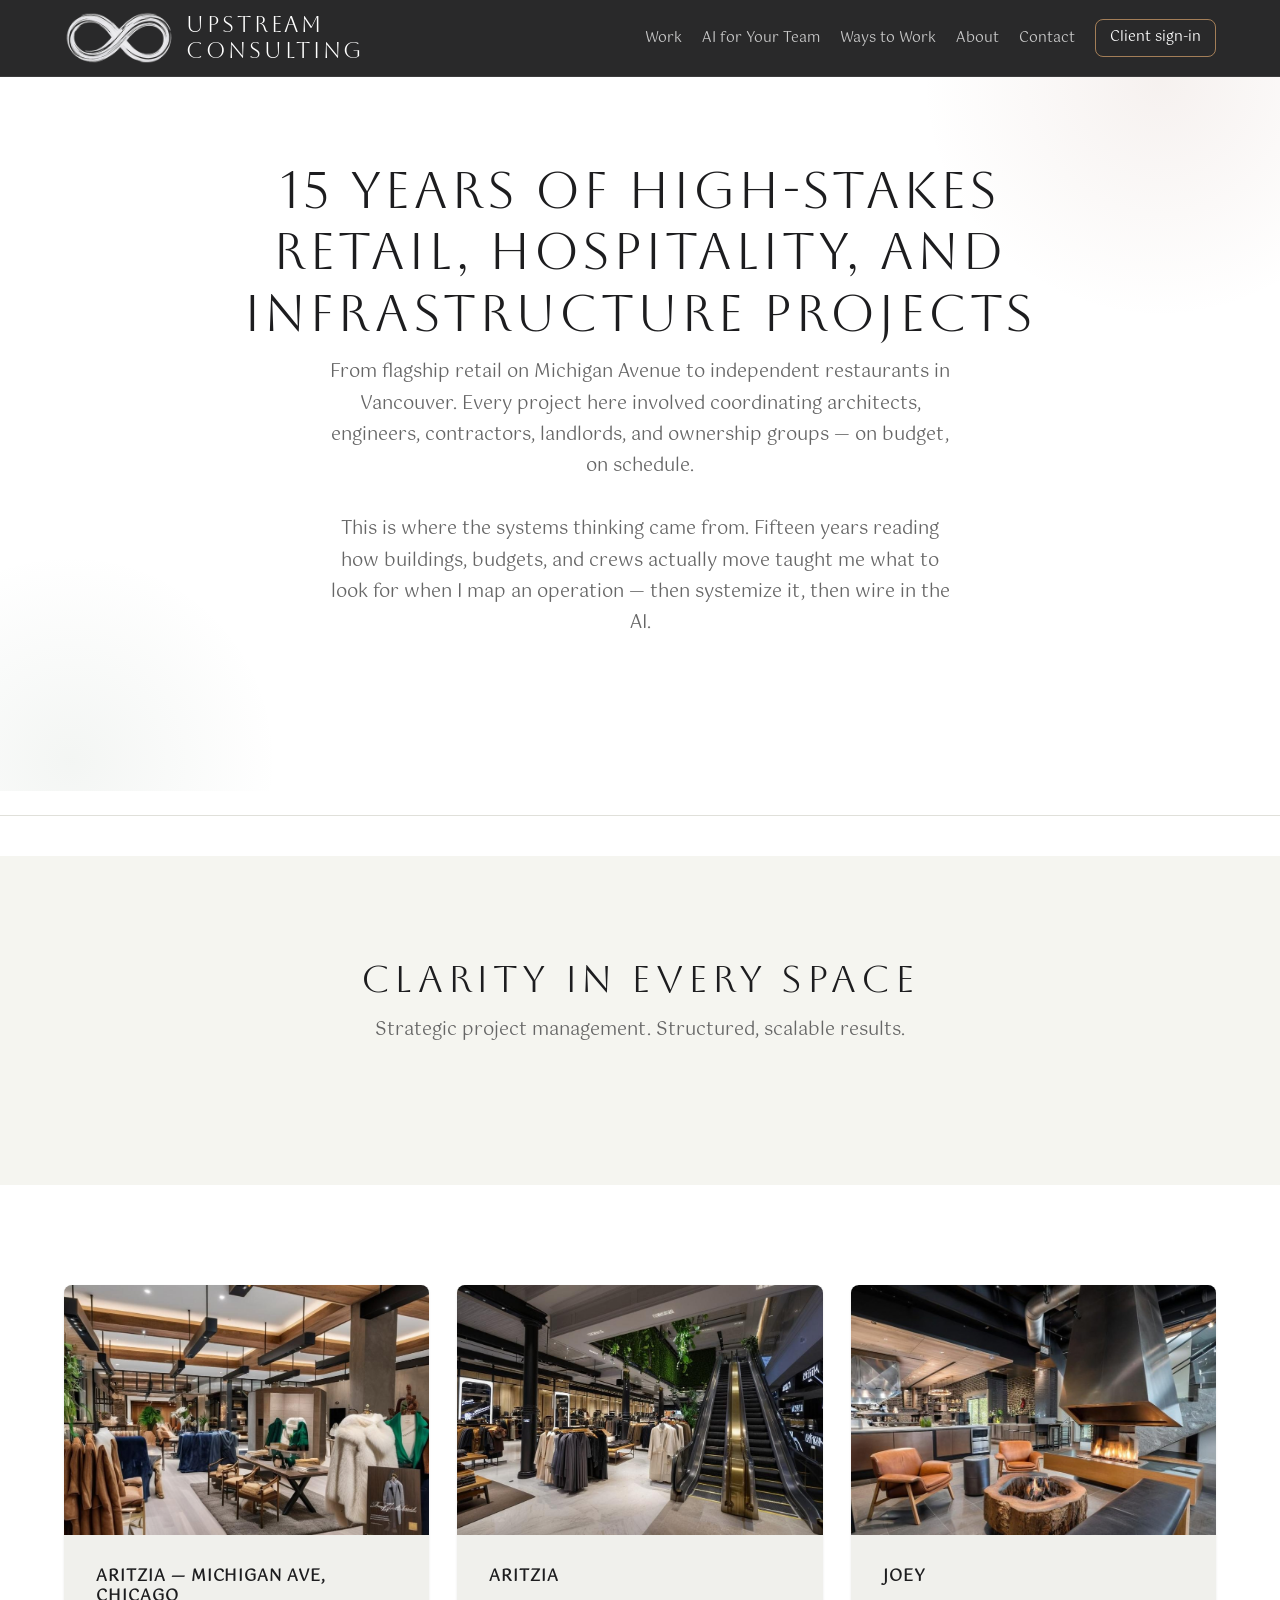
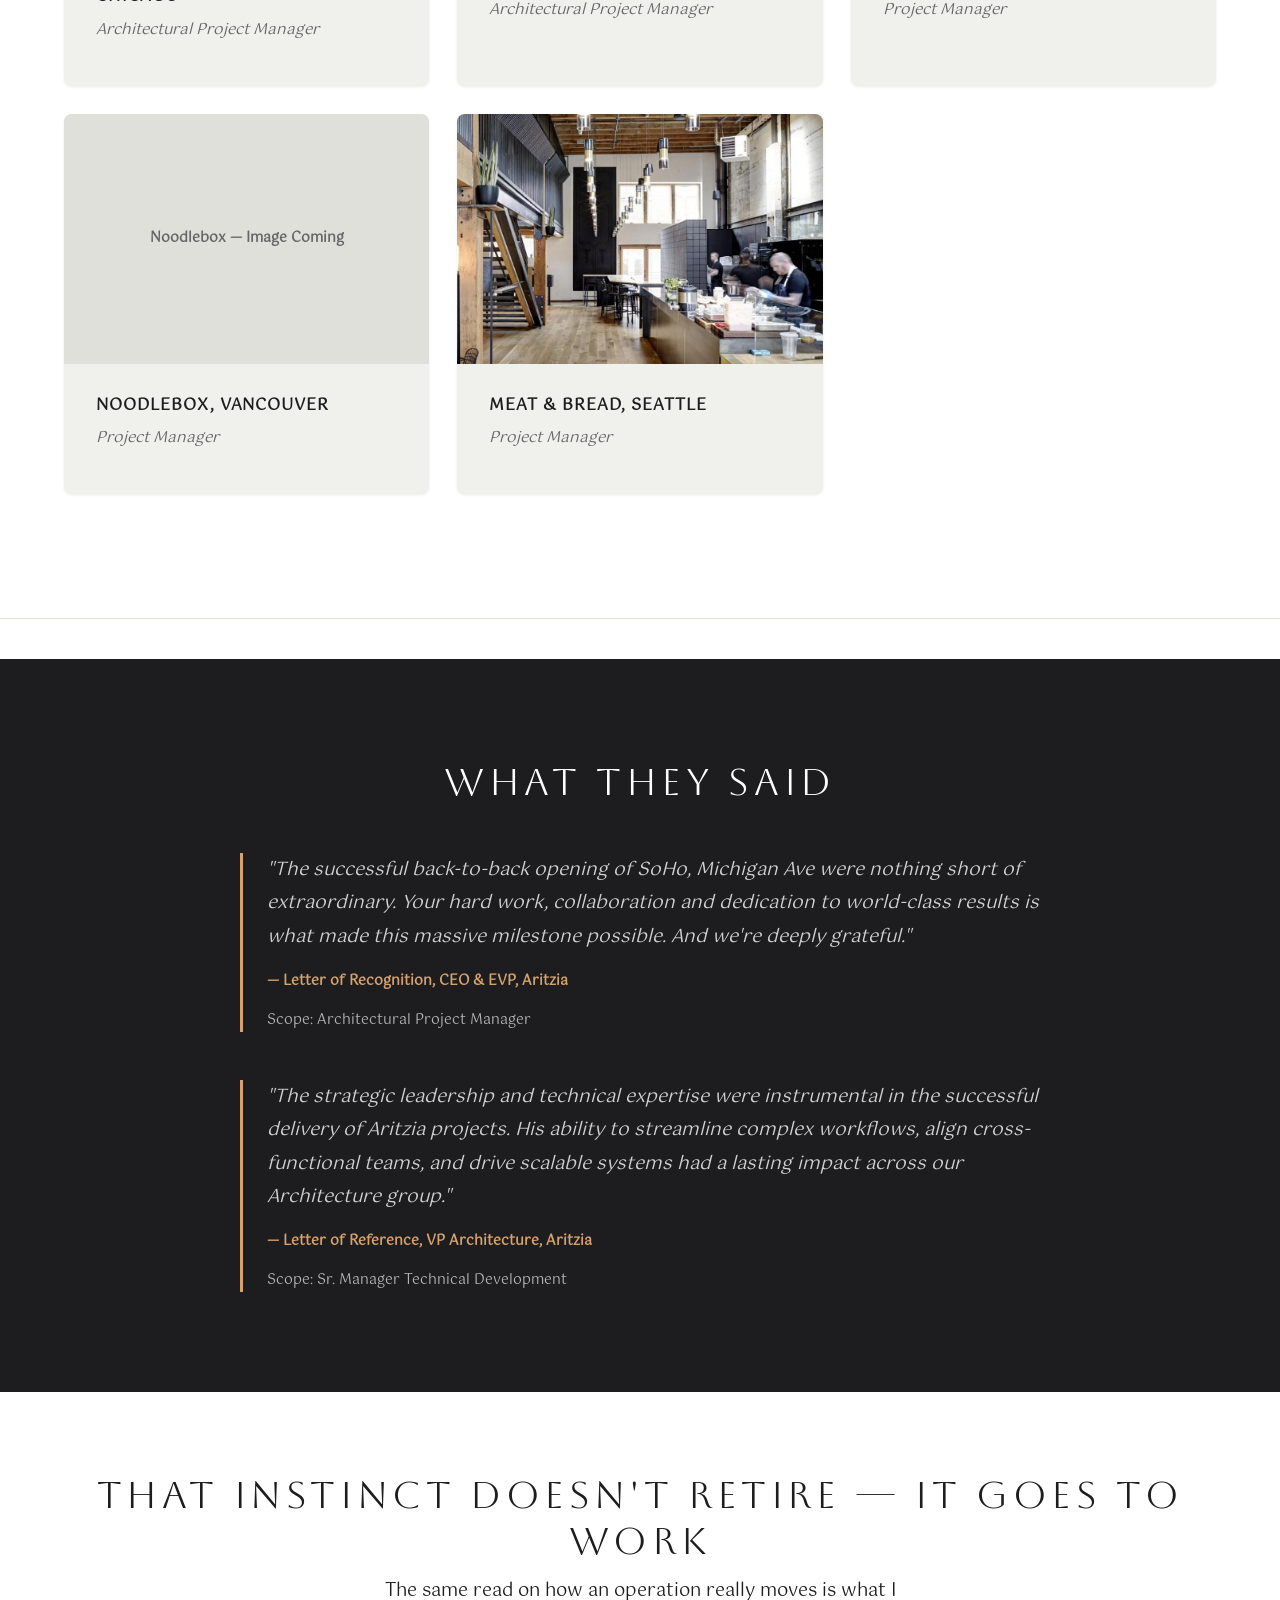
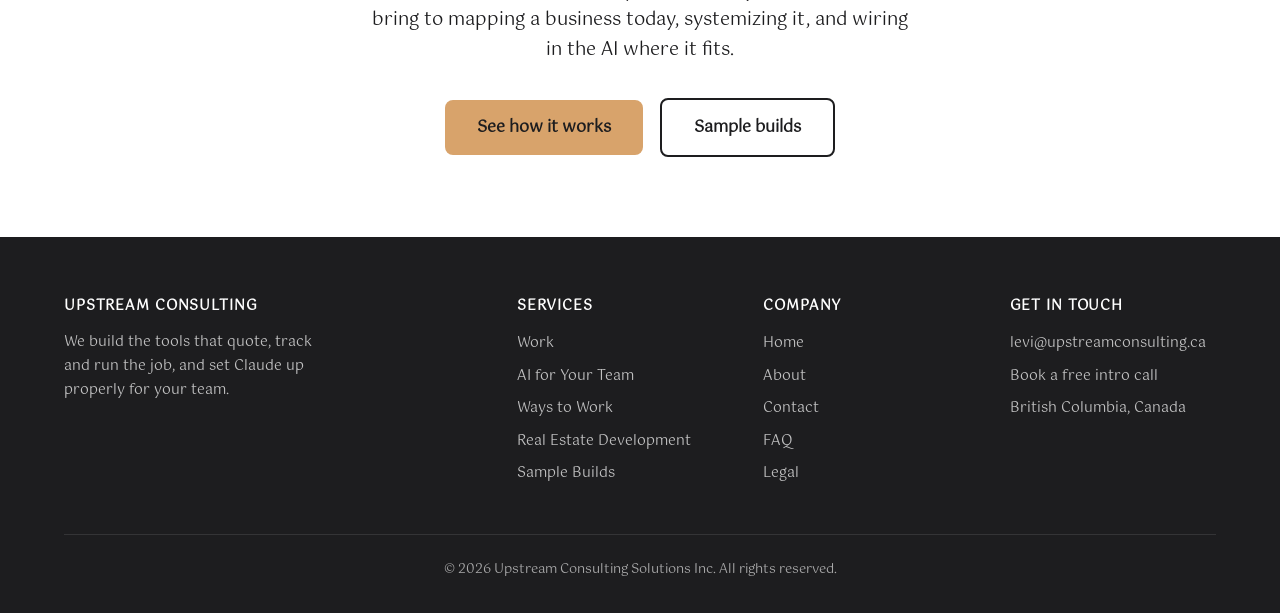
<file: red/index.html>
<!DOCTYPE html>
<html lang="en">
<head>
  <meta charset="UTF-8">
  <meta name="viewport" content="width=device-width, initial-scale=1.0">
  <link rel="icon" type="image/png" sizes="32x32" href="/images/favicon-32.png">
  <link rel="icon" type="image/png" sizes="256x256" href="/images/favicon-256.png">
  <link rel="apple-touch-icon" href="/images/favicon-256.png">
  <title>Real Estate Development Portfolio | Upstream Consulting</title>
  <meta name="description" content="15 years of high-stakes retail, hospitality, and infrastructure projects. From flagship retail on Michigan Avenue to independent restaurants in Vancouver.">
  <link rel="canonical" href="https://upstreamconsulting.ca/red/">

  <!-- Open Graph -->
  <meta property="og:type" content="website">
  <meta property="og:title" content="Real Estate Development Portfolio | Upstream Consulting">
  <meta property="og:description" content="15 years of high-stakes retail, hospitality, and infrastructure projects. From flagship retail on Michigan Avenue to independent restaurants in Vancouver.">
  <meta property="og:url" content="https://upstreamconsulting.ca/red/">
  <meta property="og:image" content="https://upstreamconsulting.ca/images/og-card.jpg">
  <meta property="og:image:width" content="1200">
  <meta property="og:image:height" content="630">
  <meta property="og:site_name" content="Upstream Consulting">

  <!-- Twitter Card -->
  <meta name="twitter:card" content="summary_large_image">
  <meta name="twitter:image" content="https://upstreamconsulting.ca/images/og-card.jpg">
  <meta name="twitter:title" content="Real Estate Development Portfolio | Upstream Consulting">
  <meta name="twitter:description" content="15 years of high-stakes retail, hospitality, and infrastructure projects. From flagship retail on Michigan Avenue to independent restaurants in Vancouver.">

  <link rel="stylesheet" href="/styles.css?v=5">
</head>
<body>

  <a href="#main" class="skip-link">Skip to content</a>

  <!-- Navigation -->
  <nav class="nav" id="nav" aria-label="Main navigation">
    <div class="nav-inner">
      <a href="/home/" class="nav-logo"><img src="/images/logo-symbol.png" alt="Upstream Consulting"><span>Upstream<br>Consulting</span></a>
      <button class="hamburger" id="hamburger" aria-label="Toggle menu" aria-expanded="false" aria-controls="navLinks">
        <span></span><span></span><span></span>
      </button>
      <ul class="nav-links" id="navLinks">
        <li><a href="/work/">Work</a></li>
        <li><a href="/ai-integration/">AI for Your Team</a></li>
        <li><a href="/ways-to-work/">Ways to Work</a></li>
        <li><a href="/behind-the-work/">About</a></li>
        <li><a href="/contact/">Contact</a></li>
        <li class="nav-signin-item"><a href="https://hub.upstreamconsulting.ca" class="nav-signin">Client sign-in</a></li>
      </ul>
    </div>
  </nav>

  <!-- Hero -->
  <section class="hero">
    <div class="container">
      <h1>15 Years of High-Stakes Retail, Hospitality, and Infrastructure Projects</h1>
      <p>From flagship retail on Michigan Avenue to independent restaurants in Vancouver. Every project here involved coordinating architects, engineers, contractors, landlords, and ownership groups — on budget, on schedule.</p>
      <p style="margin-top:1rem;">This is where the systems thinking came from. Fifteen years reading how buildings, budgets, and crews actually move taught me what to look for when I map an operation — then systemize it, then wire in the AI.</p>
    </div>
  </section>

  <div class="section-divider"></div>

  <!-- Clarity Section -->
  <section class="alt-bg" id="main" tabindex="-1">
    <div class="container" style="text-align:center;">
      <h2>Clarity in Every Space</h2>
      <p class="section-sub">Strategic project management. Structured, scalable results.</p>
    </div>
  </section>

  <!-- Portfolio Grid -->
  <section>
    <div class="container">
      <div class="cards-grid-3">

        <!-- Card 1 -->
        <div class="card">
          <div class="portfolio-img" style="background-image:url('/images/render-chicago.jpg');"></div>
          <div class="card-body">
            <h3>Aritzia — Michigan Ave, Chicago</h3>
            <p class="card-italic">Architectural Project Manager</p>
          </div>
        </div>

        <!-- Card 2 -->
        <div class="card">
          <div class="portfolio-img" style="background-image:url('/images/render-soho.jpg');"></div>
          <div class="card-body">
            <h3>Aritzia</h3>
            <p class="card-italic">Architectural Project Manager</p>
          </div>
        </div>

        <!-- Card 3 -->
        <div class="card">
          <div class="portfolio-img" style="background-image:url('/images/render-shipyards.jpg');"></div>
          <div class="card-body">
            <h3>JOEY</h3>
            <p class="card-italic">Project Manager</p>
          </div>
        </div>

        <!-- Card 4 -->
        <div class="card">
          <div class="portfolio-img placeholder">Noodlebox — Image Coming</div>
          <div class="card-body">
            <h3>Noodlebox, Vancouver</h3>
            <p class="card-italic">Project Manager</p>
          </div>
        </div>

        <!-- Card 5 -->
        <div class="card">
          <div class="portfolio-img" style="background-image:url('/images/render-mb.jpg');"></div>
          <div class="card-body">
            <h3>Meat &amp; Bread, Seattle</h3>
            <p class="card-italic">Project Manager</p>
          </div>
        </div>

      </div>
    </div>
  </section>

  <div class="section-divider"></div>

  <!-- Testimonials -->
  <section class="dark-section">
    <div class="container">
      <div style="text-align:center; margin-bottom: 3rem;">
        <h2>What They Said</h2>
      </div>

      <div style="max-width: 800px; margin: 0 auto;">

        <blockquote style="border-left: 3px solid var(--gold); padding-left: 24px; margin-bottom: 3rem;">
          <p style="font-size: 1.15rem; font-style: italic; line-height: 1.8; margin-bottom: 1rem;">
            "The successful back-to-back opening of SoHo, Michigan Ave were nothing short of extraordinary. Your hard work, collaboration and dedication to world-class results is what made this massive milestone possible. And we're deeply grateful."
          </p>
          <p style="font-size: .9rem; color: var(--gold); font-weight: 600;">
            — Letter of Recognition, CEO &amp; EVP, Aritzia
          </p>
          <p style="font-size: .85rem; color: rgba(255,255,255,.68);">
            Scope: Architectural Project Manager
          </p>
        </blockquote>

        <blockquote style="border-left: 3px solid var(--gold); padding-left: 24px;">
          <p style="font-size: 1.15rem; font-style: italic; line-height: 1.8; margin-bottom: 1rem;">
            "The strategic leadership and technical expertise were instrumental in the successful delivery of Aritzia projects. His ability to streamline complex workflows, align cross-functional teams, and drive scalable systems had a lasting impact across our Architecture group."
          </p>
          <p style="font-size: .9rem; color: var(--gold); font-weight: 600;">
            — Letter of Reference, VP Architecture, Aritzia
          </p>
          <p style="font-size: .85rem; color: rgba(255,255,255,.68);">
            Scope: Sr. Manager Technical Development
          </p>
        </blockquote>

      </div>
    </div>
  </section>

  <!-- CTA -->
  <section class="cta-section">
    <div class="container">
      <h2>That instinct doesn't retire — it goes to work</h2>
      <p>The same read on how an operation really moves is what I bring to mapping a business today, systemizing it, and wiring in the AI where it fits.</p>
      <a href="/ai-integration/" class="btn btn-primary" style="margin-right:12px;">See how it works</a>
      <a href="/sample-builds/" class="btn btn-outline" style="color:var(--charcoal); border-color:var(--charcoal);">Sample builds</a>
    </div>
  </section>

  <!-- Footer -->
  <footer class="site-footer">
    <div class="container">
      <div class="footer-grid">
        <div class="footer-col">
          <h2 class="footer-h">Upstream Consulting</h2>
          <p class="footer-tagline">We build the tools that quote, track and run the job, and set Claude up properly for your team.</p>
        </div>
        <div class="footer-col">
          <h2 class="footer-h">Services</h2>
          <a href="/work/">Work</a>
          <a href="/ai-integration/">AI for Your Team</a>
          <a href="/ways-to-work/">Ways to Work</a>
          <a href="/real-estate-development/">Real Estate Development</a>
          <a href="/sample-builds/">Sample Builds</a>
        </div>
        <div class="footer-col">
          <h2 class="footer-h">Company</h2>
          <a href="/home/">Home</a>
          <a href="/behind-the-work/">About</a>
          <a href="/contact/">Contact</a>
          <a href="/faqs/">FAQ</a>
          <a href="/legal/">Legal</a>
        </div>
        <div class="footer-col">
          <h2 class="footer-h">Get in Touch</h2>
          <a href="mailto:levi@upstreamconsulting.ca">levi@upstreamconsulting.ca</a>
          <a href="https://cal.com/upstream-consulting/intro-upstream" target="_blank" rel="noopener">Book a free intro call</a>
          <p class="footer-meta">British Columbia, Canada</p>
        </div>
      </div>
      <div class="footer-bottom">
        &copy; 2026 Upstream Consulting Solutions Inc. All rights reserved.
      </div>
    </div>
  </footer>

  <!-- Back to Top -->
  <button class="back-to-top" id="backToTop" aria-label="Back to top">&uarr;</button>

  <!-- Minimal JS -->
  <script>
    const hamburger = document.getElementById('hamburger');
    const navLinks = document.getElementById('navLinks');
    hamburger.addEventListener('click', () => {
      const open = hamburger.classList.toggle('open');
      navLinks.classList.toggle('open');
      hamburger.setAttribute('aria-expanded', open ? 'true' : 'false');
    });
    navLinks.querySelectorAll('a').forEach(link => {
      link.addEventListener('click', () => {
        hamburger.classList.remove('open');
        navLinks.classList.remove('open');
        hamburger.setAttribute('aria-expanded', 'false');
      });
    });
    const backToTop = document.getElementById('backToTop');
    window.addEventListener('scroll', () => {
      backToTop.classList.toggle('visible', window.scrollY > 400);
      document.getElementById('nav').classList.toggle('scrolled', window.scrollY > 10);
    });
    backToTop.addEventListener('click', () => {
      window.scrollTo({ top: 0, behavior: 'smooth' });
    });
  </script>

<script>
(function(){
  var norm = location.pathname.replace(/index\.html$/,'');
  if (norm === '') norm = '/';
  document.querySelectorAll('#navLinks a[href]').forEach(function(a){
    if (a.getAttribute('href') === norm) {
      a.classList.add('active');
      var dd = a.closest('.dropdown');
      if (dd) { var p = dd.closest('.has-dropdown'); if (p) { var pa = p.querySelector(':scope > a'); if (pa) pa.classList.add('active'); } }
    }
  });
})();
</script>
<script>
(function(){
  function closeAll(){ document.querySelectorAll('.has-dropdown.open').forEach(function(li){ li.classList.remove('open'); var a=li.querySelector('a'); if(a) a.setAttribute('aria-expanded','false'); }); }
  document.querySelectorAll('.has-dropdown > a').forEach(function(t){
    t.addEventListener('click', function(e){
      if (window.innerWidth > 900) {
        e.preventDefault();
        var li = t.parentElement;
        var willOpen = !li.classList.contains('open');
        closeAll();
        if (willOpen) { li.classList.add('open'); t.setAttribute('aria-expanded','true'); }
      }
    });
  });
  document.addEventListener('click', function(e){ if (!e.target.closest('.has-dropdown')) closeAll(); });
  document.addEventListener('keydown', function(e){ if (e.key === 'Escape') closeAll(); });
})();
</script>
<script src="/site-enhance.js" defer></script>
</body>
</html>
</file>
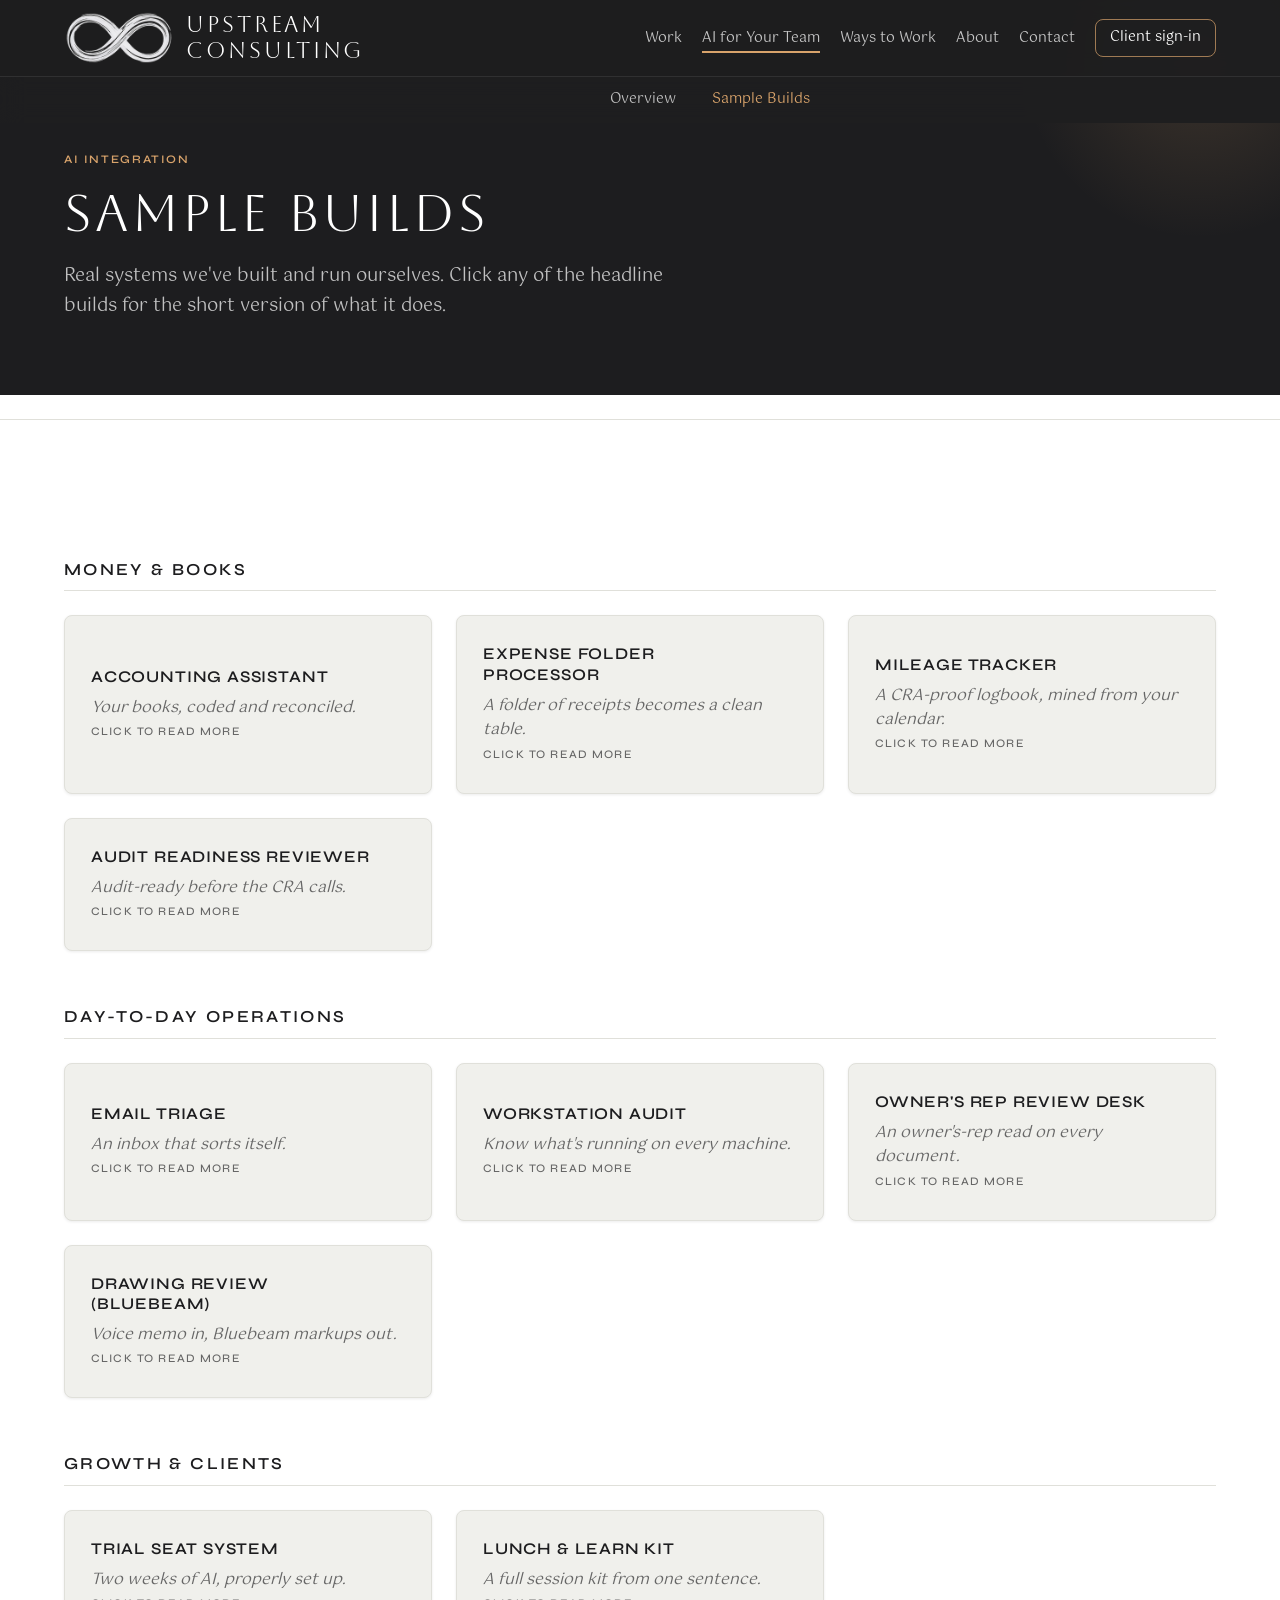
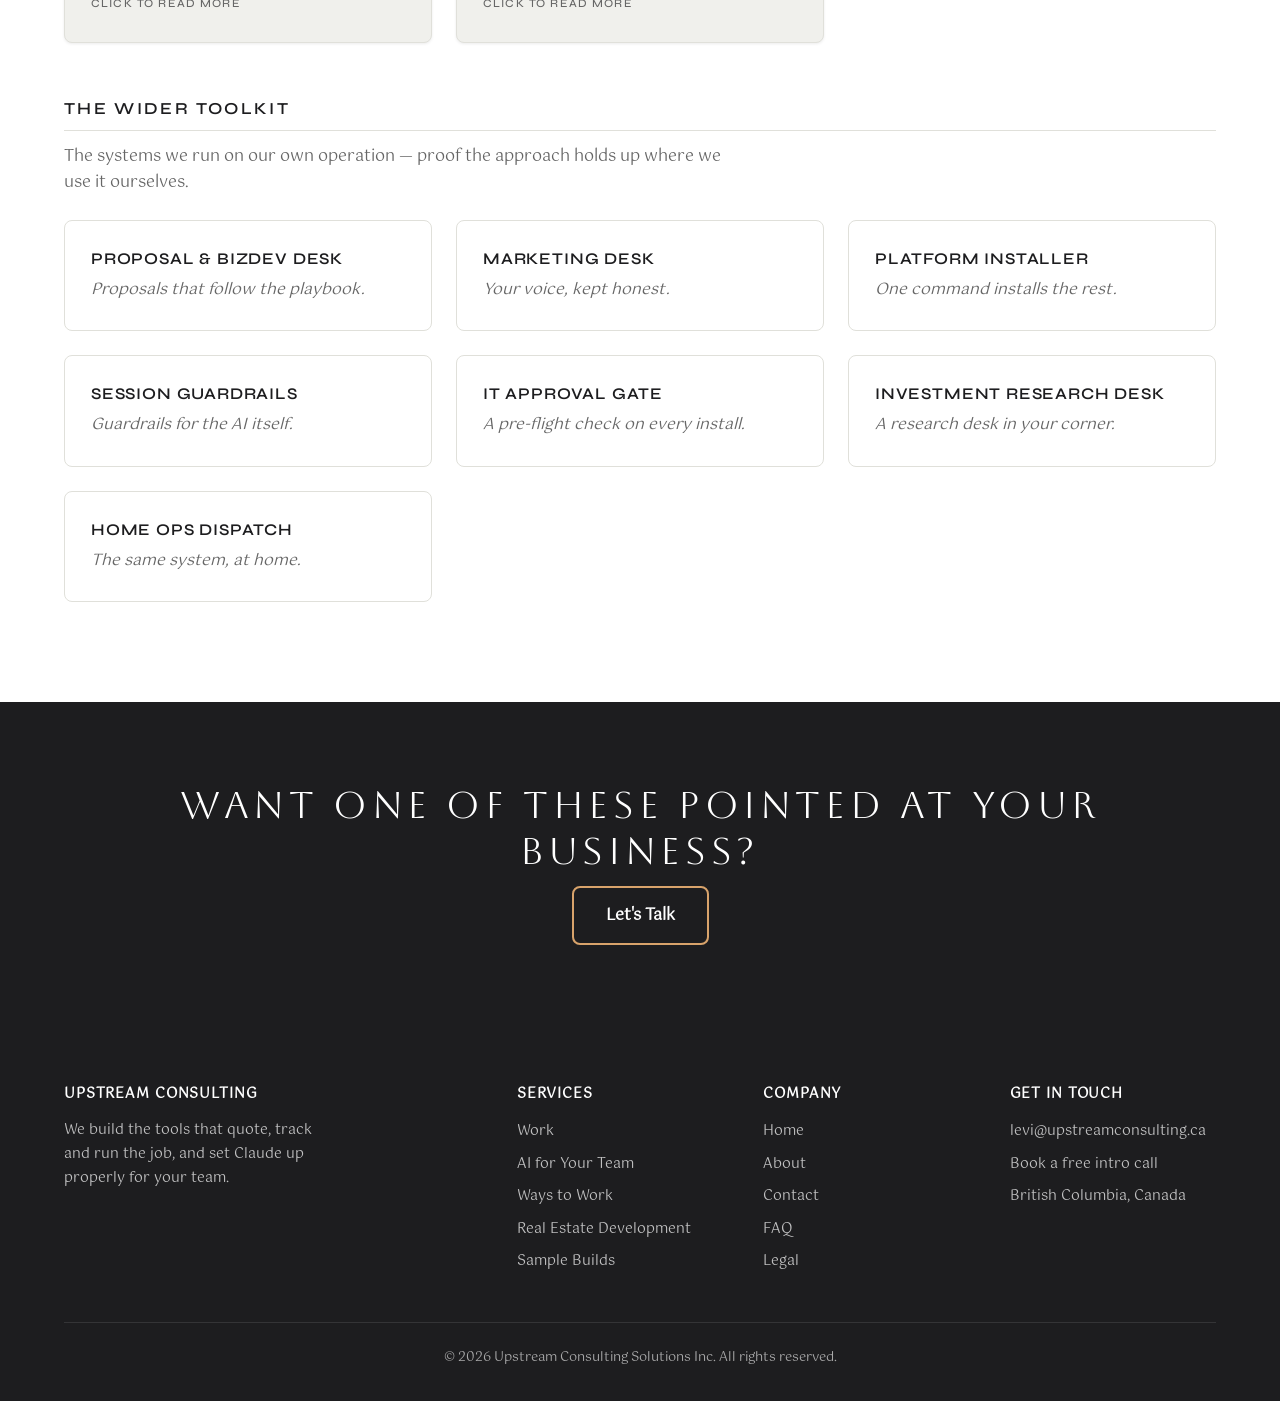
<file: sample-builds/index.html>
<!DOCTYPE html>
<html lang="en">
<head>
  <meta charset="UTF-8">
  <meta name="viewport" content="width=device-width, initial-scale=1.0">
  <link rel="icon" type="image/png" sizes="32x32" href="/images/favicon-32.png">
  <link rel="icon" type="image/png" sizes="256x256" href="/images/favicon-256.png">
  <link rel="apple-touch-icon" href="/images/favicon-256.png">
  <title>Sample Builds | Upstream Consulting</title>
  <meta name="description" content="A gallery of working AI systems built by Upstream Consulting — accounting, email triage, document review, audits, and more. Real builds, running today.">
  <link rel="canonical" href="https://upstreamconsulting.ca/sample-builds/">
  <meta property="og:type" content="website">
  <meta property="og:title" content="Sample Builds | Upstream Consulting">
  <meta property="og:description" content="A gallery of working AI systems built by Upstream Consulting — accounting, email triage, document review, audits, and more. Real builds, running today.">
  <meta property="og:url" content="https://upstreamconsulting.ca/sample-builds/">
  <meta property="og:image" content="https://upstreamconsulting.ca/images/og-card.jpg">
  <meta property="og:image:width" content="1200">
  <meta property="og:image:height" content="630">
  <meta property="og:site_name" content="Upstream Consulting">
  <meta name="twitter:card" content="summary_large_image">
  <meta name="twitter:image" content="https://upstreamconsulting.ca/images/og-card.jpg">
  <link rel="stylesheet" href="/styles.css?v=5">
  <style>
    /* ============================================
       Sample Builds — page-local styles
       (site CSS variables only)
       ============================================ */

    .build-group { margin-bottom: 3.5rem; }
    .build-group:last-child { margin-bottom: 0; }

    .build-group-head {
      font-family: 'Syne', 'Arial', sans-serif;
      font-weight: 600;
      text-transform: uppercase;
      letter-spacing: .14em;
      font-size: 1.05rem;
      color: var(--charcoal);
      margin-bottom: 1.5rem;
      padding-bottom: .65rem;
      border-bottom: 1px solid var(--gray-200);
    }

    /* Build card grid: 3-up desktop, 2-up tablet, 1-up mobile */
    .builds-grid {
      display: grid;
      grid-template-columns: repeat(3, 1fr);
      gap: 24px;
    }

    .build-card {
      position: relative;
      text-align: left;
      width: 100%;
      background: var(--gray-100);
      border: 1px solid var(--gray-200);
      border-radius: var(--radius);
      padding: 28px 26px;
      cursor: pointer;
      font-family: inherit;
      box-shadow: var(--shadow-sm);
      transition: transform var(--transition), box-shadow var(--transition), border-color var(--transition);
    }
    .build-card:hover,
    .build-card:focus-visible {
      transform: translateY(-4px);
      box-shadow: var(--shadow-lg);
      border-color: var(--gold);
      outline: none;
    }

    .build-card h3 {
      font-family: 'Syne', 'Arial', sans-serif;
      font-weight: 600;
      text-transform: uppercase;
      letter-spacing: .05em;
      font-size: 1.02rem;
      color: var(--charcoal);
      margin-bottom: .55rem;
      padding-right: 1.5rem;
    }
    .build-card .build-pitch-line {
      font-style: italic;
      color: var(--gray-600);
      font-size: .98rem;
      line-height: 1.55;
      margin: 0;
    }

    /* Small subtle category pill */
    .build-badge {
      display: inline-block;
      border: 1px solid var(--gray-400);
      color: var(--gray-600);
      font-family: 'Syne', 'Arial', sans-serif;
      font-size: .68rem;
      font-weight: 500;
      letter-spacing: .08em;
      text-transform: uppercase;
      padding: 3px 10px;
      border-radius: 999px;
      white-space: nowrap;
    }
    .build-badge[hidden] {
      display: none;
    }
    .build-card .build-badge {
      display: block;
      width: fit-content;
      margin-bottom: 10px;
    }

    /* Enlarge hint */
    .build-card .build-enlarge {
      margin-top: 1rem;
      font-family: 'Syne', 'Arial', sans-serif;
      font-size: .72rem;
      font-weight: 500;
      letter-spacing: .1em;
      text-transform: uppercase;
      color: var(--gray-600);
    }

    /* Group intro line */
    .build-group-intro {
      color: var(--gray-600);
      font-size: .98rem;
      line-height: 1.6;
      margin: -0.6rem 0 1.5rem;
      max-width: 62ch;
    }

    /* Static (non-clickable) cards — "The Wider Toolkit" */
    .build-card.is-static {
      cursor: default;
      background: var(--white);
      box-shadow: none;
    }
    .build-card.is-static:hover,
    .build-card.is-static:focus-visible {
      transform: none;
      box-shadow: none;
      border-color: var(--gray-200);
    }

    /* ---- Modal ---- */
    .build-modal-backdrop {
      position: fixed;
      inset: 0;
      z-index: 2000;
      background: rgba(26,26,46,.6);
      backdrop-filter: blur(4px);
      -webkit-backdrop-filter: blur(4px);
      display: flex;
      align-items: center;
      justify-content: center;
      padding: 24px;
      opacity: 0;
      pointer-events: none;
      transition: opacity var(--transition);
    }
    .build-modal-backdrop.open {
      opacity: 1;
      pointer-events: auto;
    }

    .build-modal {
      position: relative;
      background: var(--white);
      border-radius: var(--radius);
      max-width: 540px;
      width: 100%;
      padding: 44px 40px 40px;
      box-shadow: var(--shadow-lg);
      transform: translateY(12px) scale(.98);
      transition: transform var(--transition);
    }
    .build-modal-backdrop.open .build-modal {
      transform: translateY(0) scale(1);
    }

    .build-modal-close {
      position: absolute;
      top: 16px;
      right: 16px;
      width: 36px;
      height: 36px;
      border-radius: 50%;
      border: none;
      background: var(--gray-100);
      color: var(--charcoal);
      font-size: 1.25rem;
      line-height: 1;
      cursor: pointer;
      display: flex;
      align-items: center;
      justify-content: center;
      transition: background var(--transition), color var(--transition);
    }
    .build-modal-close:hover {
      background: var(--gold);
      color: var(--charcoal);
    }

    .build-modal .build-badge {
      margin-bottom: 1rem;
    }
    .build-modal h2 {
      font-family: 'Aboreto', sans-serif;
      font-weight: 400;
      letter-spacing: .04em;
      text-transform: uppercase;
      font-size: 1.7rem;
      line-height: 1.2;
      color: var(--charcoal);
      margin-bottom: 1rem;
    }
    .build-modal .build-modal-pitch {
      color: var(--gray-600);
      font-size: 1.02rem;
      line-height: 1.7;
      margin-bottom: 1.75rem;
    }

    @media (max-width: 1024px) {
      .builds-grid { grid-template-columns: repeat(2, 1fr); }
    }
    @media (max-width: 768px) {
      .builds-grid { grid-template-columns: 1fr; }
      .build-modal { padding: 40px 26px 32px; }
      .build-modal h2 { font-size: 1.45rem; }
    }
  </style>
</head>
<body class="has-subnav">

  <a href="#main" class="skip-link">Skip to content</a>

  <!-- Navigation -->
  <nav class="nav" id="nav" aria-label="Main navigation">
    <div class="nav-inner">
      <a href="/home/" class="nav-logo"><img src="/images/logo-symbol.png" alt="Upstream Consulting"><span>Upstream<br>Consulting</span></a>
      <button class="hamburger" id="hamburger" aria-label="Toggle menu" aria-expanded="false" aria-controls="navLinks">
        <span></span><span></span><span></span>
      </button>
      <ul class="nav-links" id="navLinks">
        <li><a href="/work/">Work</a></li>
        <li><a href="/ai-integration/" class="active">AI for Your Team</a></li>
        <li><a href="/ways-to-work/">Ways to Work</a></li>
        <li><a href="/behind-the-work/">About</a></li>
        <li><a href="/contact/">Contact</a></li>
        <li class="nav-signin-item"><a href="https://hub.upstreamconsulting.ca" class="nav-signin">Client sign-in</a></li>
      </ul>
    </div>
  </nav>
  <!-- Section sub-nav -->
  <nav class="subnav" aria-label="AI Integration section">
    <div class="subnav-inner">
      <a href="/ai-integration/">Overview</a>
      <a href="/sample-builds/" class="active">Sample Builds</a>
    </div>
  </nav>

  <!-- Hero -->
  <section class="hero-band">
    <div class="container">
      <div class="eyebrow">AI Integration</div>
      <h1>Sample Builds</h1>
      <p>Real systems we've built and run ourselves. Click any of the headline builds for the short version of what it does.</p>
    </div>
  </section>

  <div class="section-divider"></div>

  <!-- Build Gallery -->
  <section id="main">
    <div class="container">

      <!-- Money & Books -->
      <div class="build-group">
        <h2 class="build-group-head">Money &amp; Books</h2>
        <div class="builds-grid">

          <button class="build-card" type="button"
            data-name="Accounting Assistant"
            data-badge=""
            data-pitch="Bank-feed coding, receipt capture, GST/HST filing, month-end close, and clean financial statements — run by AI inside the Excel workbook you already own. A human approves every entry; the AI does the typing.">
            <h3>Accounting Assistant</h3>
            <p class="build-pitch-line">Your books, coded and reconciled.</p>
            <span class="build-enlarge">Click to read more</span>
          </button>

          <button class="build-card" type="button"
            data-name="Expense Folder Processor"
            data-badge=""
            data-pitch="Drop a messy folder of PDFs, photos, and emailed receipts in one end. Out the other comes a deduplicated, tax-coded table ready for your books — with anything questionable flagged for a human look first.">
            <h3>Expense Folder Processor</h3>
            <p class="build-pitch-line">A folder of receipts becomes a clean table.</p>
            <span class="build-enlarge">Click to read more</span>
          </button>

          <button class="build-card" type="button"
            data-name="Mileage Tracker"
            data-badge=""
            data-pitch="It reads your calendar, figures out where you drove, calculates the distances, and classifies business versus personal — then writes the audit-defense narrative the CRA wants to see. Contemporaneous logs without keeping a logbook.">
            <h3>Mileage Tracker</h3>
            <p class="build-pitch-line">A CRA-proof logbook, mined from your calendar.</p>
            <span class="build-enlarge">Click to read more</span>
          </button>

          <button class="build-card" type="button"
            data-name="Audit Readiness Reviewer"
            data-badge=""
            data-pitch="A read-only reviewer that walks a fiscal year against a CRA audit-defense checklist — revenue, expenses, payroll, tax credits, GST — and hands you one branded findings pack. It never touches the books; it just tells you where they'd push.">
            <h3>Audit Readiness Reviewer</h3>
            <p class="build-pitch-line">Audit-ready before the CRA calls.</p>
            <span class="build-enlarge">Click to read more</span>
          </button>

        </div>
      </div>

      <!-- Day-to-Day Operations -->
      <div class="build-group">
        <h2 class="build-group-head">Day-to-Day Operations</h2>
        <div class="builds-grid">

          <button class="build-card" type="button"
            data-name="Email Triage"
            data-badge=""
            data-pitch="Every morning your Outlook inbox gets sorted into Urgent, Action, and FYI — with replies pre-drafted in your voice. Nothing sends, archives, or moves without your explicit OK.">
            <h3>Email Triage</h3>
            <p class="build-pitch-line">An inbox that sorts itself.</p>
            <span class="build-enlarge">Click to read more</span>
          </button>

          <button class="build-card" type="button"
            data-name="Workstation Audit"
            data-badge=""
            data-pitch="One script reads a workstation's startup apps, services, scheduled tasks, and security posture, then scores it against an industry baseline. You get a clear report of what's fine, what's drift, and what's risk.">
            <h3>Workstation Audit</h3>
            <p class="build-pitch-line">Know what's running on every machine.</p>
            <span class="build-enlarge">Click to read more</span>
          </button>

          <button class="build-card" type="button"
            data-name="Owner's Rep Review Desk"
            data-badge=""
            data-pitch="RFIs, change orders, code compliance, lease responsibility, and spec gaps — read the way an owner's rep reads them, through architect, general contractor, engineer, and owner lenses, before they cost you money. Built by someone who managed these projects for a living.">
            <h3>Owner's Rep Review Desk</h3>
            <p class="build-pitch-line">An owner's-rep read on every document.</p>
            <span class="build-enlarge">Click to read more</span>
          </button>

          <button class="build-card" type="button"
            data-name="Drawing Review (Bluebeam)"
            data-badge=""
            data-pitch="Walk the drawing set, talk through your concerns into your phone, and get back a Bluebeam-ready markup file — page references, severity, and category on every comment. The source PDF is never touched.">
            <h3>Drawing Review (Bluebeam)</h3>
            <p class="build-pitch-line">Voice memo in, Bluebeam markups out.</p>
            <span class="build-enlarge">Click to read more</span>
          </button>

        </div>
      </div>

      <!-- Growth & Clients -->
      <div class="build-group">
        <h2 class="build-group-head">Growth &amp; Clients</h2>
        <div class="builds-grid">

          <button class="build-card" type="button"
            data-name="Trial Seat System"
            data-badge=""
            data-pitch="A guided two-week trial for one person at your company — pre-staged with your context, your projects, and a daily rhythm. By the end you know exactly what AI is worth to your operation, with the receipts to prove it.">
            <h3>Trial Seat System</h3>
            <p class="build-pitch-line">Two weeks of AI, properly set up.</p>
            <span class="build-enlarge">Click to read more</span>
          </button>

          <button class="build-card" type="button"
            data-name="Lunch &amp; Learn Kit"
            data-badge=""
            data-pitch="Give it a topic, an audience, and a date. It builds the branded deck, the run-sheet, and the invite emails — everything needed to run an AI awareness session that doesn't feel canned.">
            <h3>Lunch &amp; Learn Kit</h3>
            <p class="build-pitch-line">A full session kit from one sentence.</p>
            <span class="build-enlarge">Click to read more</span>
          </button>

        </div>
      </div>

      <!-- The Wider Toolkit -->
      <div class="build-group">
        <h2 class="build-group-head">The Wider Toolkit</h2>
        <p class="build-group-intro">The systems we run on our own operation — proof the approach holds up where we use it ourselves.</p>
        <div class="builds-grid">

          <div class="build-card is-static">
            <h3>Proposal &amp; BizDev Desk</h3>
            <p class="build-pitch-line">Proposals that follow the playbook.</p>
          </div>

          <div class="build-card is-static">
            <h3>Marketing Desk</h3>
            <p class="build-pitch-line">Your voice, kept honest.</p>
          </div>

          <div class="build-card is-static">
            <h3>Platform Installer</h3>
            <p class="build-pitch-line">One command installs the rest.</p>
          </div>

          <div class="build-card is-static">
            <h3>Session Guardrails</h3>
            <p class="build-pitch-line">Guardrails for the AI itself.</p>
          </div>

          <div class="build-card is-static">
            <h3>IT Approval Gate</h3>
            <p class="build-pitch-line">A pre-flight check on every install.</p>
          </div>

          <div class="build-card is-static">
            <h3>Investment Research Desk</h3>
            <p class="build-pitch-line">A research desk in your corner.</p>
          </div>

          <div class="build-card is-static">
            <h3>Home Ops Dispatch</h3>
            <p class="build-pitch-line">The same system, at home.</p>
          </div>

        </div>
      </div>

    </div>
  </section>

  <!-- CTA -->
  <section class="dark-section cta-section">
    <div class="container">
      <h2>Want one of these pointed at your business?</h2>
      <a href="/contact/" class="btn btn-outline">Let's Talk</a>
    </div>
  </section>

  <!-- Footer -->
  <footer class="site-footer">
    <div class="container">
      <div class="footer-grid">
        <div class="footer-col">
          <h2 class="footer-h">Upstream Consulting</h2>
          <p class="footer-tagline">We build the tools that quote, track and run the job, and set Claude up properly for your team.</p>
        </div>
        <div class="footer-col">
          <h2 class="footer-h">Services</h2>
          <a href="/work/">Work</a>
          <a href="/ai-integration/">AI for Your Team</a>
          <a href="/ways-to-work/">Ways to Work</a>
          <a href="/real-estate-development/">Real Estate Development</a>
          <a href="/sample-builds/">Sample Builds</a>
        </div>
        <div class="footer-col">
          <h2 class="footer-h">Company</h2>
          <a href="/home/">Home</a>
          <a href="/behind-the-work/">About</a>
          <a href="/contact/">Contact</a>
          <a href="/faqs/">FAQ</a>
          <a href="/legal/">Legal</a>
        </div>
        <div class="footer-col">
          <h2 class="footer-h">Get in Touch</h2>
          <a href="mailto:levi@upstreamconsulting.ca">levi@upstreamconsulting.ca</a>
          <a href="https://cal.com/upstream-consulting/intro-upstream" target="_blank" rel="noopener">Book a free intro call</a>
          <p class="footer-meta">British Columbia, Canada</p>
        </div>
      </div>
      <div class="footer-bottom">
        &copy; 2026 Upstream Consulting Solutions Inc. All rights reserved.
      </div>
    </div>
  </footer>

  <!-- Build Modal -->
  <div class="build-modal-backdrop" id="buildModalBackdrop" role="dialog" aria-modal="true" aria-labelledby="buildModalTitle" hidden>
    <div class="build-modal">
      <button class="build-modal-close" id="buildModalClose" aria-label="Close">&times;</button>
      <span class="build-badge" id="buildModalBadge" hidden></span>
      <h2 id="buildModalTitle"></h2>
      <p class="build-modal-pitch" id="buildModalPitch"></p>
      <a href="/contact/" class="btn btn-primary">Talk to us about this one</a>
    </div>
  </div>

  <!-- Back to Top -->
  <button class="back-to-top" id="backToTop" aria-label="Back to top">&uarr;</button>

  <script>
    // --- Nav + back-to-top (site standard pattern) ---
    const hamburger = document.getElementById('hamburger');
    const navLinks = document.getElementById('navLinks');
    hamburger.addEventListener('click', () => {
      const isOpen = hamburger.classList.toggle('open');
      navLinks.classList.toggle('open');
      hamburger.setAttribute('aria-expanded', isOpen ? 'true' : 'false');
    });
    navLinks.querySelectorAll('a').forEach(link => {
      link.addEventListener('click', () => {
        hamburger.classList.remove('open');
        navLinks.classList.remove('open');
        hamburger.setAttribute('aria-expanded', 'false');
      });
    });
    const backToTop = document.getElementById('backToTop');
    window.addEventListener('scroll', () => {
      backToTop.classList.toggle('visible', window.scrollY > 400);
      document.getElementById('nav').classList.toggle('scrolled', window.scrollY > 10);
    });
    backToTop.addEventListener('click', () => {
      window.scrollTo({ top: 0, behavior: 'smooth' });
    });

    // --- Build card modal ---
    const backdrop = document.getElementById('buildModalBackdrop');
    const modalTitle = document.getElementById('buildModalTitle');
    const modalPitch = document.getElementById('buildModalPitch');
    const modalBadge = document.getElementById('buildModalBadge');
    const modalClose = document.getElementById('buildModalClose');
    let lastFocused = null;

    function openModal(card) {
      lastFocused = card;
      modalTitle.textContent = card.dataset.name;
      modalPitch.textContent = card.dataset.pitch;
      const badge = card.dataset.badge;
      if (badge) {
        modalBadge.textContent = badge;
        modalBadge.hidden = false;
      } else {
        modalBadge.hidden = true;
      }
      backdrop.hidden = false;
      setSiblingsInert(true);
      // next frame so the transition runs
      requestAnimationFrame(() => backdrop.classList.add('open'));
      modalClose.focus();
    }

    function closeModal() {
      backdrop.classList.remove('open');
      setSiblingsInert(false);
      const onEnd = () => {
        backdrop.hidden = true;
        backdrop.removeEventListener('transitionend', onEnd);
      };
      backdrop.addEventListener('transitionend', onEnd);
      if (lastFocused) lastFocused.focus();
    }

    // Make all body content except the modal inert while it's open
    function setSiblingsInert(on) {
      Array.from(document.body.children).forEach(el => {
        if (el === backdrop) return;
        if (on) el.setAttribute('inert', '');
        else el.removeAttribute('inert');
      });
    }

    // Focus trap: cycle Tab among the modal's focusable elements
    backdrop.addEventListener('keydown', (e) => {
      if (e.key !== 'Tab' || !backdrop.classList.contains('open')) return;
      const focusable = backdrop.querySelectorAll('button, a[href]');
      if (!focusable.length) return;
      const first = focusable[0];
      const last = focusable[focusable.length - 1];
      if (e.shiftKey && document.activeElement === first) {
        e.preventDefault();
        last.focus();
      } else if (!e.shiftKey && document.activeElement === last) {
        e.preventDefault();
        first.focus();
      }
    });

    document.querySelectorAll('.build-card:not(.is-static)').forEach(card => {
      card.addEventListener('click', () => openModal(card));
    });

    modalClose.addEventListener('click', closeModal);
    backdrop.addEventListener('click', (e) => {
      if (e.target === backdrop) closeModal();
    });
    document.addEventListener('keydown', (e) => {
      if (e.key === 'Escape' && backdrop.classList.contains('open')) closeModal();
    });
  </script>

<script>
(function(){
  var norm = location.pathname.replace(/index\.html$/,'');
  if (norm === '') norm = '/';
  document.querySelectorAll('#navLinks a[href]').forEach(function(a){
    if (a.getAttribute('href') === norm) {
      a.classList.add('active');
      var dd = a.closest('.dropdown');
      if (dd) { var p = dd.closest('.has-dropdown'); if (p) { var pa = p.querySelector(':scope > a'); if (pa) pa.classList.add('active'); } }
    }
  });
})();
</script>
<script>
(function(){
  function closeAll(){ document.querySelectorAll('.has-dropdown.open').forEach(function(li){ li.classList.remove('open'); var a=li.querySelector('a'); if(a) a.setAttribute('aria-expanded','false'); }); }
  document.querySelectorAll('.has-dropdown > a').forEach(function(t){
    t.addEventListener('click', function(e){
      if (window.innerWidth > 900) {
        e.preventDefault();
        var li = t.parentElement;
        var willOpen = !li.classList.contains('open');
        closeAll();
        if (willOpen) { li.classList.add('open'); t.setAttribute('aria-expanded','true'); }
      }
    });
  });
  document.addEventListener('click', function(e){ if (!e.target.closest('.has-dropdown')) closeAll(); });
  document.addEventListener('keydown', function(e){ if (e.key === 'Escape') closeAll(); });
})();
</script>
<script>
(function(){
  function align(){
    var inner = document.querySelector('.subnav-inner');
    if (!inner) return;
    if (window.innerWidth <= 900) { inner.style.transform = 'none'; return; }
    var ai = document.querySelector('#navLinks a[href="/ai-integration/"]');
    var active = document.querySelector('.subnav a.active');
    if (!ai || !active) return;
    inner.style.transform = 'none';
    var aiR = ai.getBoundingClientRect();
    var acR = active.getBoundingClientRect();
    var dx = (aiR.left + aiR.width / 2) - (acR.left + acR.width / 2);
    inner.style.transform = 'translateX(' + Math.round(dx) + 'px)';
  }
  window.addEventListener('load', align);
  window.addEventListener('resize', align);
  if (document.fonts && document.fonts.ready) document.fonts.ready.then(align);
  align();
})();
</script>
<script src="/site-enhance.js" defer></script>
</body>
</html>
</file>
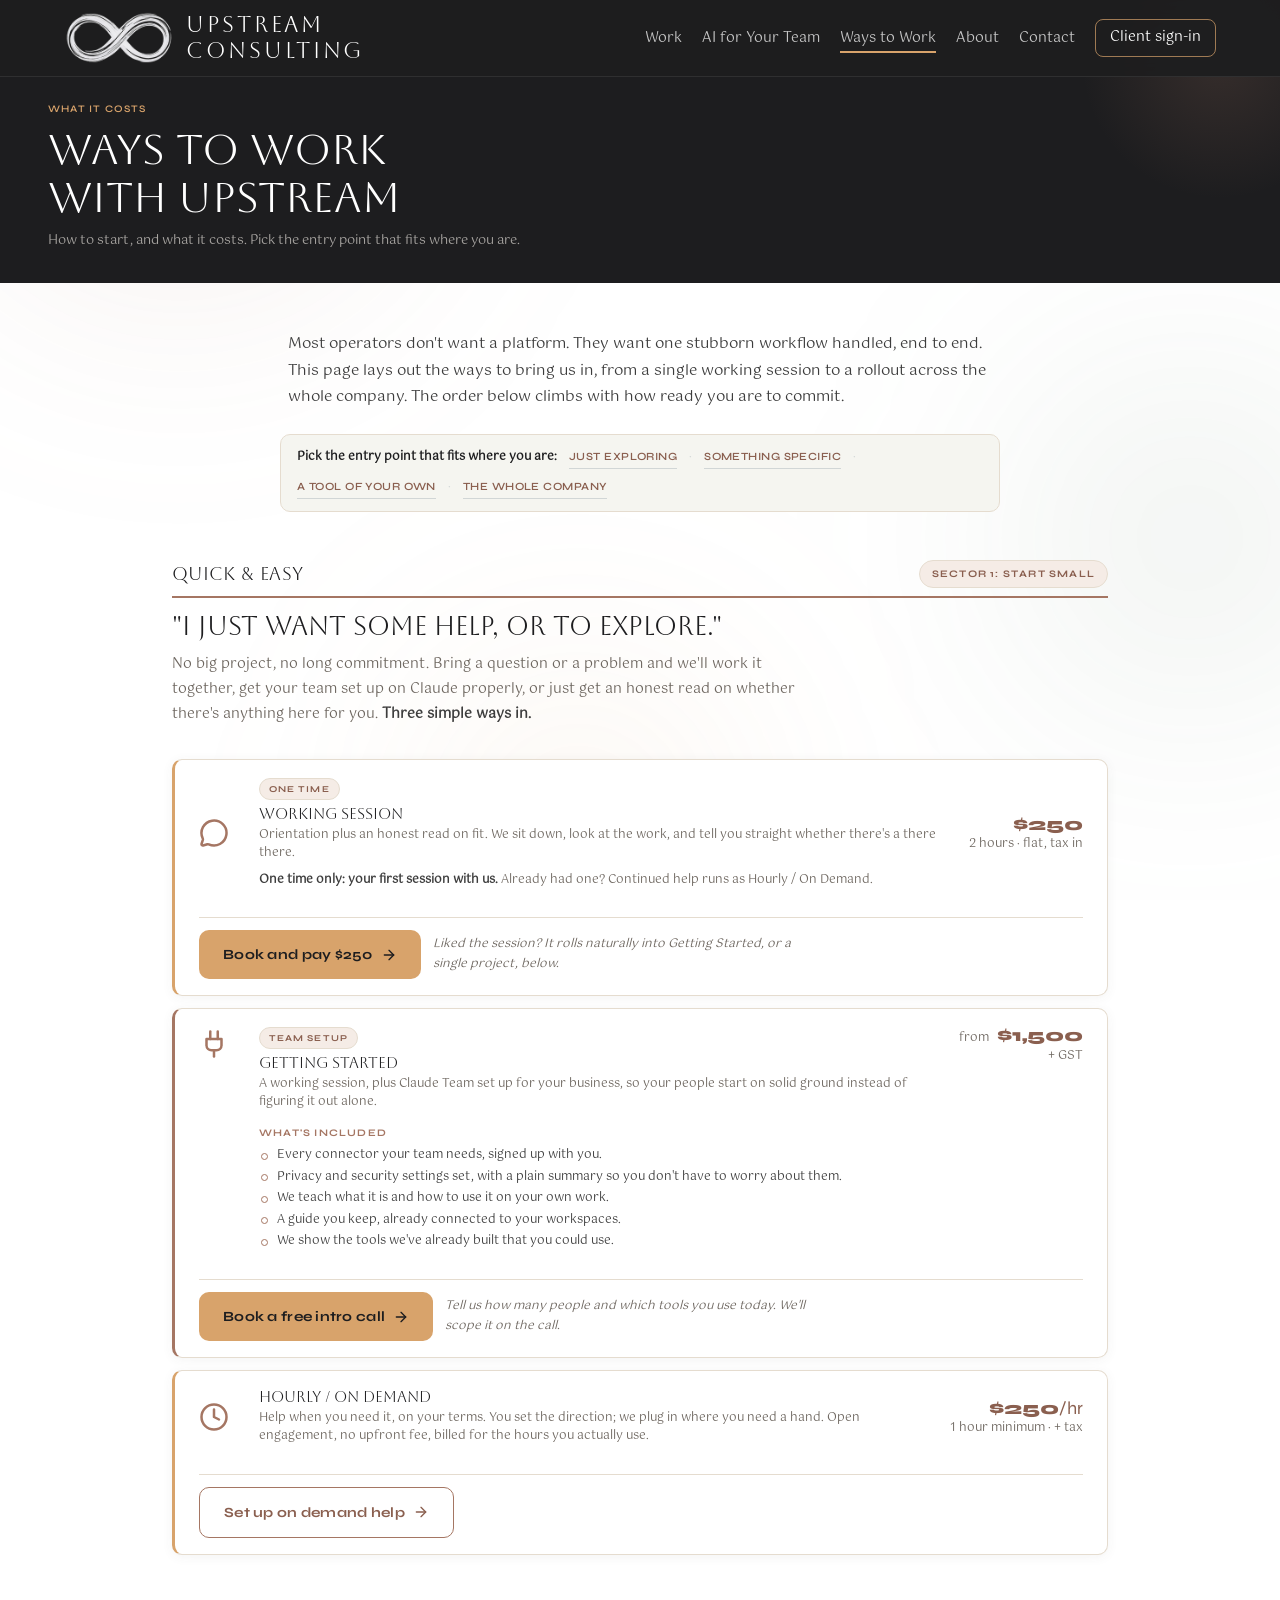
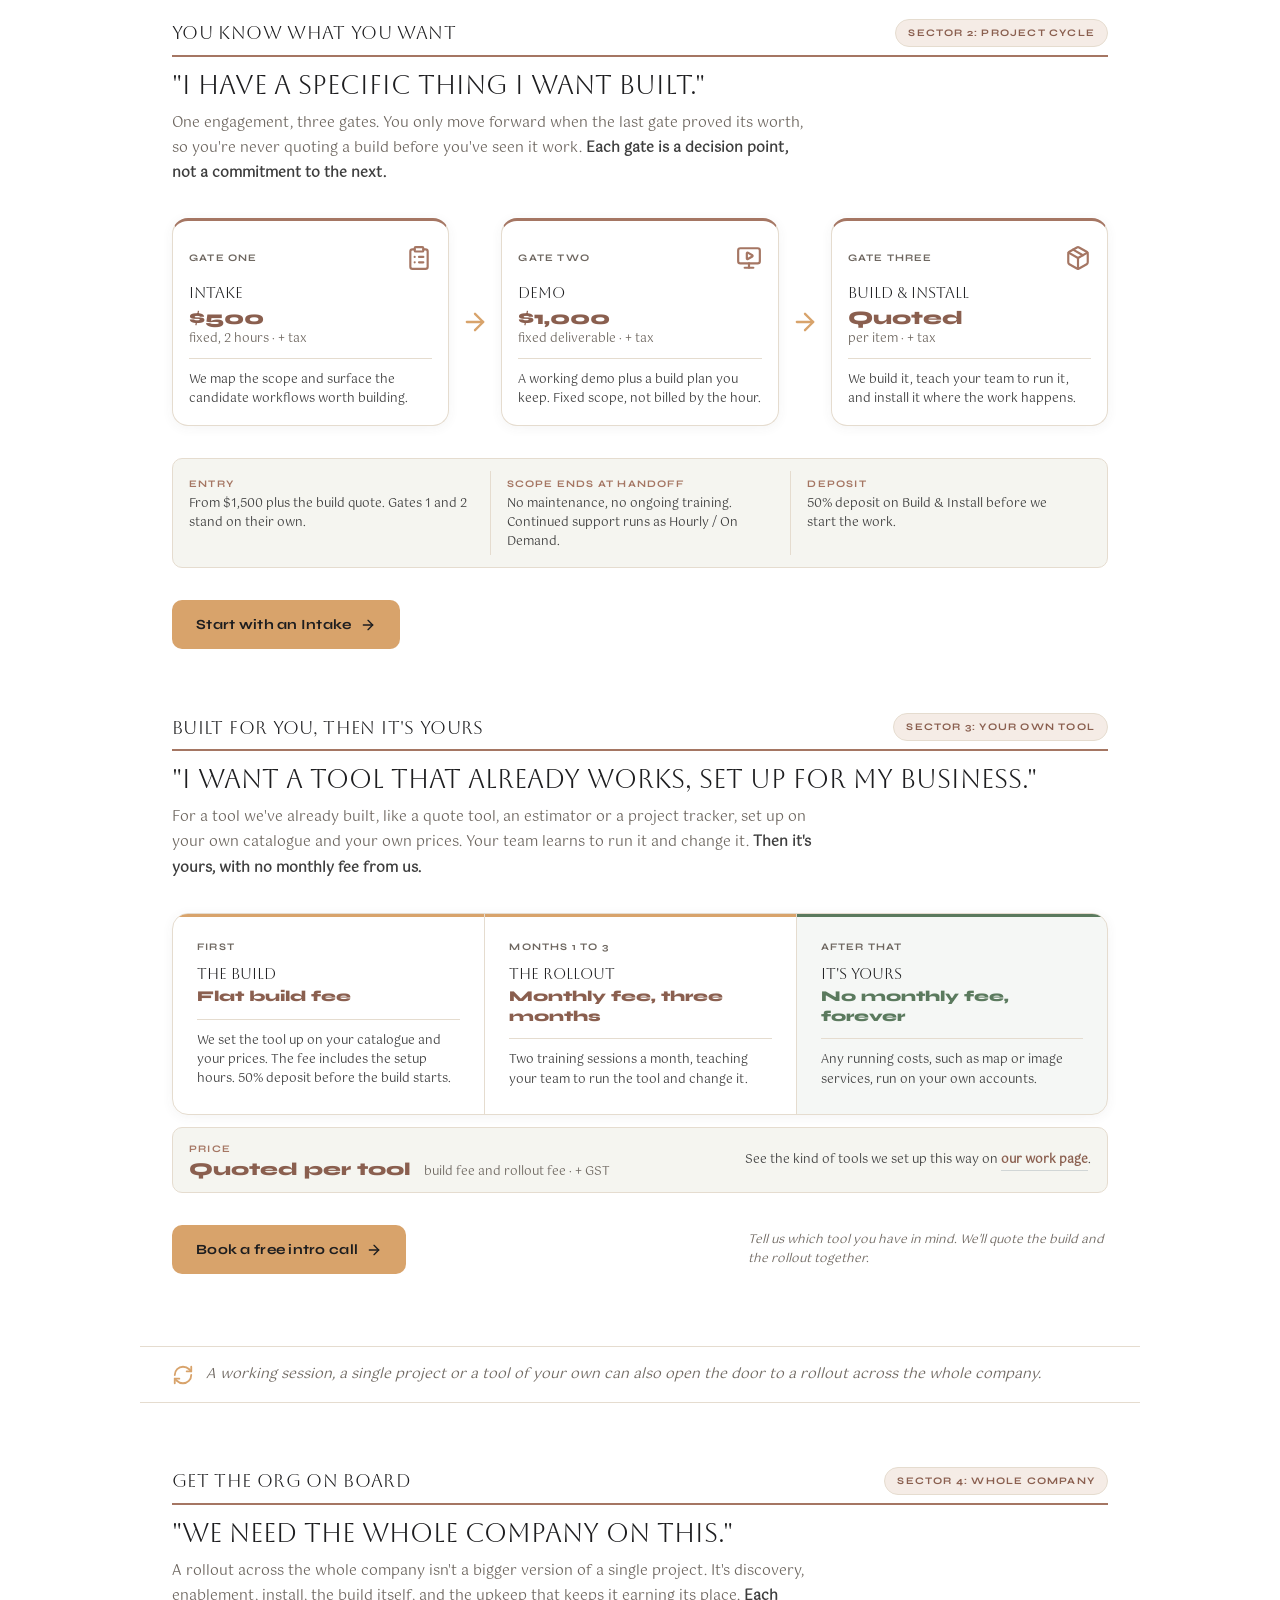
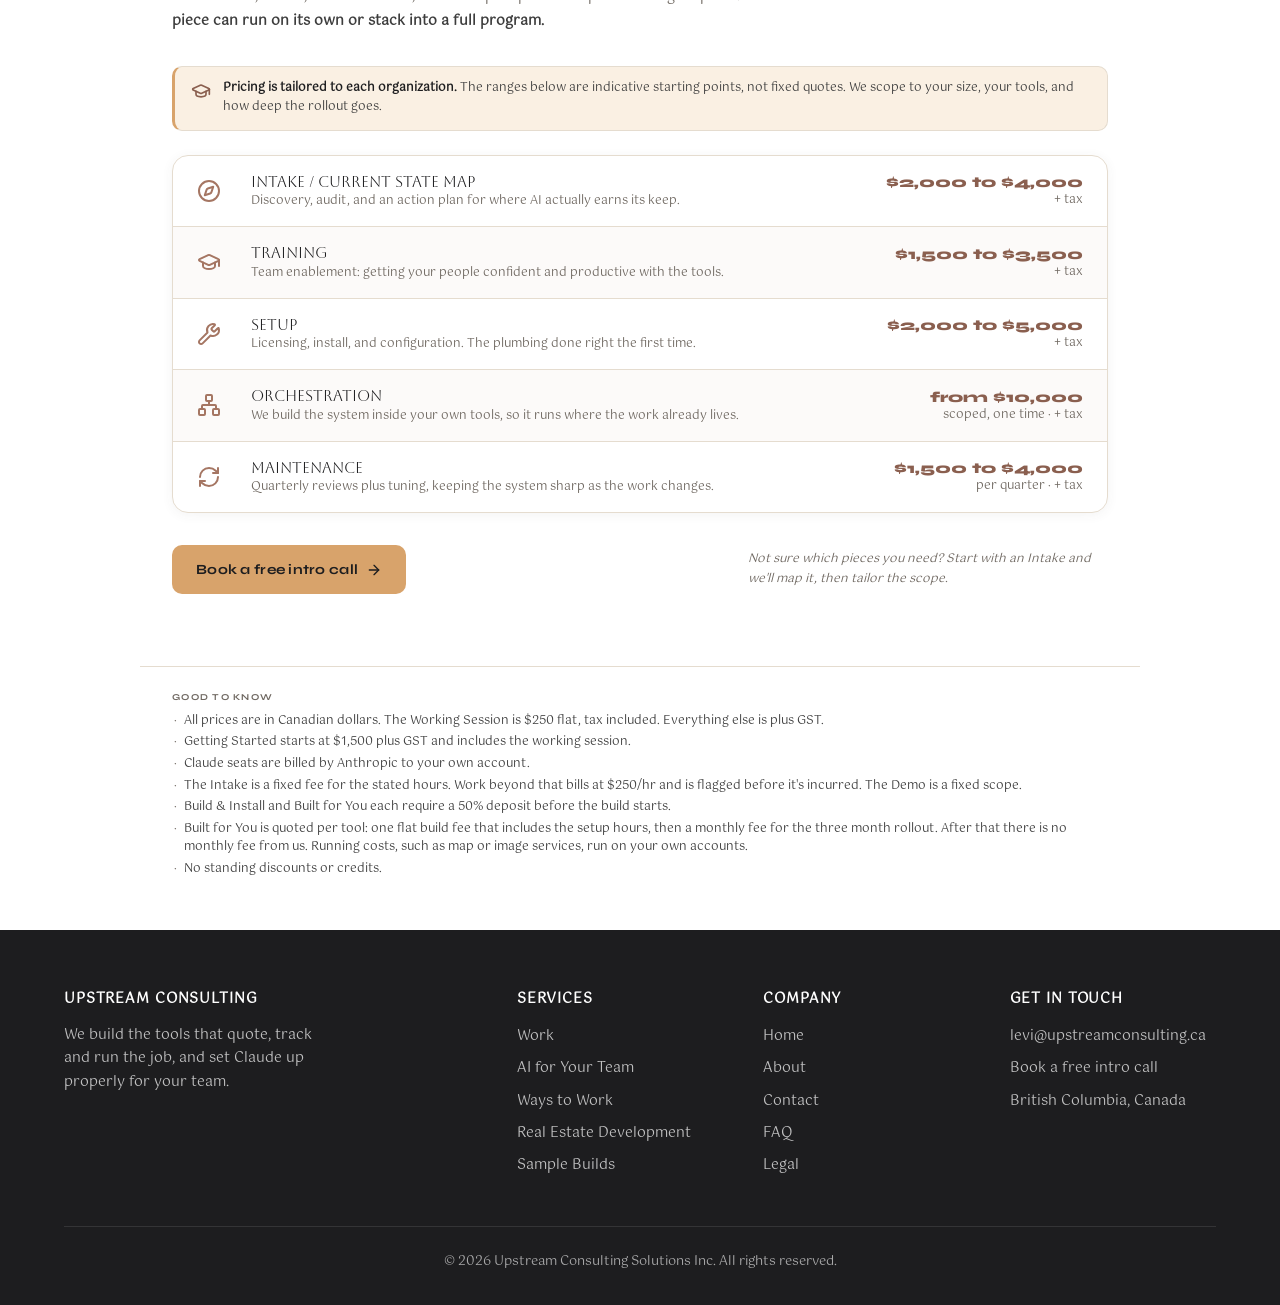
<file: ways-to-work/index.html>
<!DOCTYPE html>
<html lang="en">
<head>
<meta charset="UTF-8">
<meta name="viewport" content="width=device-width, initial-scale=1.0">
<link rel="icon" type="image/png" sizes="32x32" href="/images/favicon-32.png">
<link rel="icon" type="image/png" sizes="256x256" href="/images/favicon-256.png">
<link rel="apple-touch-icon" href="/images/favicon-256.png">
<title>Ways to Work with Upstream</title>
<meta name="description" content="How to start with Upstream and what it costs: a single working session, getting your team set up on Claude, one project, a tool set up for you that you then own, or a rollout across the whole company.">
<link rel="canonical" href="https://upstreamconsulting.ca/ways-to-work/">

<!-- Open Graph -->
<meta property="og:type" content="website">
<meta property="og:title" content="Ways to Work with Upstream">
<meta property="og:description" content="How to start with Upstream and what it costs: a single working session, getting your team set up on Claude, one project, a tool set up for you that you then own, or a rollout across the whole company.">
<meta property="og:url" content="https://upstreamconsulting.ca/ways-to-work/">
<meta property="og:image" content="https://upstreamconsulting.ca/images/og-card.jpg">
<meta property="og:image:width" content="1200">
<meta property="og:image:height" content="630">
<meta property="og:site_name" content="Upstream Consulting">

<!-- Twitter Card -->
<meta name="twitter:card" content="summary_large_image">
<meta name="twitter:image" content="https://upstreamconsulting.ca/images/og-card.jpg">
<link rel="stylesheet" href="/styles.css?v=5">
<link rel="stylesheet" href="/motion.css?v=1">

<style>
/* ══════════════════════════════════════════════════════════
   V4 TOKEN BLOCK, carried from the live ways-to-work page.
   Notes:
   · --max-width and --radius are scoped to .wtw (below) so the shared
     site chrome from /styles.css (nav, footer) keeps its own values.
   · 'Inter' removed from the fallback stacks (anti-default ban list).
   ══════════════════════════════════════════════════════════ */
:root {
  /* Surfaces */
  --bg:                   #ffffff;
  --bg-raised:            #f5f5f0;
  --surface:              #ffffff;
  --surface-raised:       #f5f5f0;

  /* Text */
  --fg-1:                 #1d1d1f;
  --fg-2:                 #3D3D3D;
  --fg-muted:             #6e6760;
  --fg-on-accent:         #ffffff;

  /* Borders */
  --border:               #e5dccf;
  --border-strong:        #D1D6D6;

  /* Accents */
  --accent-primary:       #A57663;
  --accent-primary-hover: #8a5f4f;
  --accent-secondary:     #D8A36B;
  --accent-tertiary:      #92887F;
  --accent-4:             #5b7a5e;   /* sage */
  --accent-5:             #b04a37;   /* terracotta */
  --amber:                #c88a2a;   /* warm amber */

  /* Tints */
  --primary-a10:          #f5ece6;
  --secondary-a10:        #faf0e3;
  --tertiary-a10:         #eae7e3;

  /* Dark panel */
  --neutral-inverse:      #1D1D1F;

  /* Shadows */
  --shadow-card:          0 2px 12px rgba(61,61,61,0.06);
  --shadow-lift:          0 8px 24px rgba(61,61,61,0.10);

  /* Typography (same families as /styles.css) */
  --font-heading:         'Aboreto', Georgia, serif;
  --font-body:            'Gotu', Georgia, serif;
  --font-button:          'Syne', Arial, sans-serif;

  /* Font sizes */
  --fs-h1:     clamp(28px, 4vw, 42px);
  --fs-h2:     clamp(20px, 2.5vw, 26px);
  --fs-h3:     18px;
  --fs-h4:     15px;
  --fs-body:   14px;
  --fs-small:  12px;
  --fs-label:  10px;

  /* Line heights + tracking */
  --lh-heading:     1.15;
  --lh-body:        1.8;
  --lh-tight:       1.3;
  --tracking-label: 0.12em;

  /* Spacing scale */
  --sp-1: 4px;  --sp-2: 8px;  --sp-3: 12px; --sp-4: 16px;
  --sp-5: 24px; --sp-6: 32px; --sp-7: 48px; --sp-8: 64px;

  /* Radius */
  --radius-sm:   10px;
  --radius-pill: 100px;

  /* Layout */
  --gutter:    24px;

  /* Motion */
  --transition-fast: 0.2s ease;
  --transition-base: 0.3s ease;
}

/* Page-scoped tokens that share a name with /styles.css tokens */
.wtw {
  --max-width: 1000px;
  --radius:    16px;
}

/* ══════════════════════════════════════════════════════════
   PRINT
   ══════════════════════════════════════════════════════════ */
@media print {
  .nav, .back-to-top, .bg-mesh { display: none; }
  body { background: var(--bg); }
  .header, .site-footer, .data-table thead th {
    -webkit-print-color-adjust: exact;
    print-color-adjust: exact;
  }
  @page { margin: 16mm; }
  .cycle, .own-track, .range-list { break-inside: avoid; }
}

/* ══════════════════════════════════════════════════════════
   ARTIFACT-LOCAL OVERRIDES — add below this line only
   Rules: structural + layout only. Colours via var(--*) only.
   ══════════════════════════════════════════════════════════ */

/* Footer sits above the page's orb backdrop */
.site-footer { position: relative; z-index: 1; }

/* ══════════════════════════════════════════════════════════
   PAGE BODY (inside .wtw), ported from the live page
   ══════════════════════════════════════════════════════════ */
.wtw {
  position: relative;
  background: var(--bg);
  color: var(--fg-1);
  font-family: var(--font-body);
  font-size: var(--fs-body);
  line-height: var(--lh-body);
}

/* Header: dark panel with orb accent */
.header {
  background: var(--neutral-inverse);
  padding: calc(76px + var(--sp-5)) var(--sp-7) var(--sp-6);
  position: relative;
  overflow: hidden;
}
.header::before {
  content: '';
  position: absolute;
  top: -80px; right: -80px;
  width: 280px; height: 280px;
  background: radial-gradient(circle, color-mix(in srgb, var(--accent-primary) 18%, transparent) 0%, transparent 70%);
  border-radius: 50%;
}
.header .eyebrow {
  font-family: var(--font-button);
  font-size: var(--fs-label);
  font-weight: 600;
  letter-spacing: var(--tracking-label);
  text-transform: uppercase;
  color: var(--accent-secondary);
  margin-bottom: var(--sp-2);
  position: relative;
}
.header h1 {
  font-family: var(--font-heading);
  font-size: var(--fs-h1);
  font-weight: 400;
  color: var(--fg-on-accent);
  line-height: var(--lh-heading);
  letter-spacing: normal;
  text-transform: none;
  max-width: none;
  margin: 0 0 var(--sp-2);
  position: relative;
}
.header .header-sub {
  font-size: 13px;
  color: rgba(242,238,232,0.65);
  max-width: 560px;
  line-height: 1.6;
  position: relative;
}

.content {
  max-width: var(--max-width);
  margin: 0 auto;
  padding: var(--sp-7) var(--sp-6);
}
.content--tight { padding-top: 0; }

/* Signature mesh orbs */
.bg-mesh {
  position: fixed;
  inset: 0;
  z-index: 0;
  overflow: hidden;
  pointer-events: none;
}
.bg-mesh .orb {
  position: absolute;
  border-radius: 50%;
  filter: blur(120px);
  animation: upstream-float 20s ease-in-out infinite;
}
.bg-mesh .orb-1 {
  width: 600px; height: 600px;
  top: -220px; left: -120px;
  background: radial-gradient(circle, color-mix(in srgb, var(--accent-primary) 18%, transparent), transparent 70%);
}
.bg-mesh .orb-2 {
  width: 500px; height: 500px;
  top: 32%; right: -160px;
  background: radial-gradient(circle, color-mix(in srgb, var(--accent-4) 14%, transparent), transparent 70%);
  animation-delay: -7s;
}
.bg-mesh .orb-3 {
  width: 440px; height: 440px;
  bottom: -140px; left: 28%;
  background: radial-gradient(circle, color-mix(in srgb, var(--accent-secondary) 15%, transparent), transparent 70%);
  animation-delay: -14s;
}
@keyframes upstream-float {
  0%, 100% { transform: translate(0, 0) scale(1); }
  33%      { transform: translate(30px, -20px) scale(1.05); }
  66%      { transform: translate(-20px, 15px) scale(0.95); }
}
@media (prefers-reduced-motion: reduce) {
  .bg-mesh .orb { animation: none; }
}
.header, .content, .connective-band, .fine-print { position: relative; z-index: 1; }

/* Page intro line under the masthead */
.page-intro {
  max-width: 720px;
  margin: 0 auto var(--sp-5);
  padding: 0 var(--sp-2);
  color: var(--fg-2);
  font-size: 15px;
  line-height: 1.75;
}

/* Self-select line + anchor links */
.self-select {
  max-width: 720px;
  margin: 0 auto var(--sp-7);
  padding: var(--sp-3) var(--sp-4);
  background: var(--surface-raised);
  border: 1px solid var(--border);
  border-radius: var(--radius-sm);
  font-size: var(--fs-small);
  color: var(--fg-2);
  display: flex;
  flex-wrap: wrap;
  align-items: baseline;
  gap: var(--sp-2) var(--sp-3);
}
.self-select .ss-lead { font-weight: 600; color: var(--fg-1); }
.self-select a {
  color: var(--accent-primary-hover);
  text-decoration: none;
  font-family: var(--font-button);
  font-weight: 600;
  font-size: 11px;
  letter-spacing: 0.04em;
  text-transform: uppercase;
  border-bottom: 1px solid var(--border-strong);
  padding-bottom: 1px;
  white-space: nowrap;
}
.self-select a:hover { color: var(--accent-primary); }
.self-select .ss-sep { color: var(--border-strong); }

/* Sector rhythm (styles.css gives every <section> 100px padding; reset it here) */
.wtw section.sector { padding: 0; scroll-margin-top: 130px; margin-bottom: var(--sp-8); }
.wtw section.sector:last-of-type { margin-bottom: var(--sp-5); }

.sector-eyebrow-row {
  display: flex;
  align-items: center;
  justify-content: space-between;
  flex-wrap: wrap;
  gap: var(--sp-3);
  margin-bottom: var(--sp-3);
  padding-bottom: var(--sp-2);
  border-bottom: 2px solid var(--accent-primary);
}
.sector-eyebrow {
  font-family: var(--font-heading);
  font-size: var(--fs-h3);
  font-weight: 400;
  line-height: 1.2;
  letter-spacing: 0.02em;
  text-transform: none;
  color: var(--fg-1);
  margin: 0;
}
.sector-pill {
  font-family: var(--font-button);
  font-size: var(--fs-label);
  font-weight: 700;
  letter-spacing: var(--tracking-label);
  text-transform: uppercase;
  color: var(--accent-primary-hover);
  background: var(--primary-a10);
  border: 1px solid var(--border);
  border-radius: var(--radius-pill);
  padding: 4px 12px;
  white-space: nowrap;
}
.sector-tagline {
  font-family: var(--font-heading);
  font-size: var(--fs-h2);
  color: var(--fg-1);
  font-weight: 400;
  line-height: var(--lh-tight);
  margin-bottom: var(--sp-2);
}
.sector-frame {
  color: var(--fg-muted);
  font-size: var(--fs-body);
  max-width: 640px;
  margin-bottom: var(--sp-6);
}
.sector-frame strong { color: var(--fg-2); font-weight: 600; }

/* ── SECTOR 1 offering list ── */
.offer-list {
  display: grid;
  gap: var(--sp-3);
  margin-bottom: var(--sp-6);
}
.offer {
  display: grid;
  grid-template-columns: 44px 1fr auto;
  align-items: center;
  gap: var(--sp-4);
  background: var(--surface);
  border: 1px solid var(--border);
  border-left: 3px solid var(--accent-secondary);
  border-radius: var(--radius-sm);
  padding: var(--sp-4) var(--sp-5);
  box-shadow: var(--shadow-card);
}
.offer--feature { align-items: start; border-left-color: var(--accent-primary); }
.offer--feature .offer-icon { margin-top: 4px; }
.offer-icon {
  width: 30px; height: 30px;
  color: var(--accent-primary);
}
.offer-icon svg { width: 100%; height: 100%; display: block; }
.offer-body .offer-name {
  font-family: var(--font-heading);
  font-size: var(--fs-h4);
  color: var(--fg-1);
  font-weight: 400;
  line-height: var(--lh-tight);
  margin: 0;
}
.offer-body .offer-desc {
  color: var(--fg-muted);
  font-size: var(--fs-small);
  line-height: 1.55;
  margin-top: 2px;
}
.offer-price {
  font-family: var(--font-button);
  font-size: 18px;
  font-weight: 800;
  color: var(--accent-primary-hover);
  text-align: right;
  line-height: 1.2;
  white-space: nowrap;
}
.offer-price .from {
  font-family: var(--font-body);
  font-size: var(--fs-small);
  font-weight: 400;
  color: var(--fg-muted);
  margin-right: 2px;
}
.offer-price .per { font-weight: 400; }
.offer-price .meta {
  display: block;
  font-family: var(--font-body);
  font-size: var(--fs-small);
  font-weight: 400;
  color: var(--fg-muted);
  margin-top: 2px;
}
.offer-tag {
  display: inline-block;
  font-family: var(--font-button);
  font-size: 9px;
  font-weight: 700;
  letter-spacing: var(--tracking-label);
  text-transform: uppercase;
  color: var(--accent-primary-hover);
  background: var(--primary-a10);
  border: 1px solid var(--border);
  border-radius: var(--radius-pill);
  padding: 2px 9px;
  margin-bottom: var(--sp-1);
}
.offer-eligibility {
  color: var(--fg-muted);
  font-size: var(--fs-small);
  line-height: 1.5;
  margin-top: var(--sp-2);
}
.offer-eligibility strong { color: var(--fg-2); font-weight: 600; }

/* What Getting Started includes */
.offer-includes-label {
  display: block;
  margin-top: var(--sp-3);
  font-family: var(--font-button);
  font-size: var(--fs-label);
  font-weight: 700;
  letter-spacing: var(--tracking-label);
  text-transform: uppercase;
  color: var(--accent-primary);
}
.offer-includes {
  list-style: none;
  margin-top: var(--sp-1);
  display: grid;
  gap: 3px;
}
.offer-includes li {
  position: relative;
  padding-left: 18px;
  color: var(--fg-2);
  font-size: var(--fs-small);
  line-height: 1.55;
}
.offer-includes li::before {
  content: '';
  position: absolute;
  left: 2px; top: .55em;
  width: 7px; height: 7px;
  border-radius: 50%;
  border: 1.5px solid var(--accent-primary);
}

/* Per-offer action row */
.offer-cta {
  grid-column: 1 / -1;
  display: flex;
  flex-wrap: wrap;
  align-items: center;
  gap: var(--sp-3);
  margin-top: var(--sp-3);
  padding-top: var(--sp-3);
  border-top: 1px solid var(--border);
}

.btn-primary {
  display: inline-flex;
  align-items: center;
  gap: var(--sp-2);
  background: var(--accent-secondary);
  color: var(--fg-1);
  font-family: var(--font-button);
  font-weight: 700;
  font-size: var(--fs-body);
  letter-spacing: 0.02em;
  text-decoration: none;
  padding: var(--sp-3) var(--sp-5);
  border-radius: var(--radius-sm);
  transition: background var(--transition-fast);
}
.btn-primary svg { width: 16px; height: 16px; }
.btn-secondary {
  display: inline-flex;
  align-items: center;
  gap: var(--sp-2);
  background: transparent;
  color: var(--accent-primary-hover);
  font-family: var(--font-button);
  font-weight: 700;
  font-size: var(--fs-body);
  letter-spacing: 0.02em;
  text-decoration: none;
  padding: var(--sp-3) var(--sp-5);
  border: 1.5px solid var(--accent-primary);
  border-radius: var(--radius-sm);
  transition: background var(--transition-fast), color var(--transition-fast);
}
.btn-secondary:hover { background: var(--primary-a10); color: var(--accent-primary-hover); }
.btn-secondary svg { width: 16px; height: 16px; }

@media (max-width: 600px) {
  .offer { grid-template-columns: 30px 1fr; padding: var(--sp-4); }
  .offer-price { grid-column: 1 / -1; text-align: left; margin-top: var(--sp-1); }
  .offer-cta .btn-primary,
  .offer-cta .btn-secondary { width: 100%; justify-content: center; }
}

/* ── SECTOR 2 cycle: one engagement, three gates ── */
.cycle {
  display: grid;
  grid-template-columns: 1fr auto 1fr auto 1fr;
  align-items: stretch;
  gap: var(--sp-3);
  margin-bottom: var(--sp-6);
}
.gate {
  position: relative;
  background: var(--surface);
  border: 1px solid var(--border);
  border-top: 3px solid var(--accent-primary);
  border-radius: var(--radius);
  padding: var(--sp-5) var(--sp-4) var(--sp-4);
  box-shadow: var(--shadow-card);
  display: flex;
  flex-direction: column;
}
.gate-head {
  display: flex;
  align-items: center;
  justify-content: space-between;
  gap: var(--sp-3);
  margin-bottom: var(--sp-3);
}
.gate-icon {
  flex: 0 0 auto;
  width: 26px; height: 26px;
  color: var(--accent-primary);
}
.gate-icon svg { width: 100%; height: 100%; display: block; }
.gate-label {
  font-family: var(--font-button);
  font-size: var(--fs-label);
  font-weight: 700;
  letter-spacing: var(--tracking-label);
  text-transform: uppercase;
  color: var(--fg-muted);
}
.gate-title {
  font-family: var(--font-heading);
  font-size: var(--fs-h4);
  color: var(--fg-1);
  font-weight: 400;
  line-height: var(--lh-tight);
  margin: 0 0 var(--sp-1);
}
.gate-price {
  font-family: var(--font-button);
  font-size: 19px;
  font-weight: 800;
  color: var(--accent-primary-hover);
  line-height: 1.2;
}
.gate-price .meta {
  display: block;
  font-family: var(--font-body);
  font-size: var(--fs-small);
  font-weight: 400;
  color: var(--fg-muted);
  margin-top: 2px;
}
.gate-desc {
  margin-top: var(--sp-3);
  padding-top: var(--sp-3);
  border-top: 1px solid var(--border);
  color: var(--fg-2);
  font-size: var(--fs-small);
  line-height: 1.6;
}
.cycle-link {
  align-self: center;
  width: 28px; height: 28px;
  color: var(--accent-secondary);
}
.cycle-link svg { width: 100%; height: 100%; display: block; }
@media (max-width: 760px) {
  .cycle { grid-template-columns: 1fr; }
  .cycle-link { transform: rotate(90deg); justify-self: center; margin: var(--sp-1) 0; }
}

/* Terms strip */
.terms {
  display: flex;
  flex-wrap: wrap;
  align-items: stretch;
  background: var(--bg-raised);
  border: 1px solid var(--border);
  border-radius: var(--radius-sm);
  padding: var(--sp-3) var(--sp-4);
  margin-bottom: var(--sp-6);
}
.term {
  flex: 1 1 220px;
  padding: var(--sp-1) var(--sp-4);
  border-left: 1px solid var(--border);
}
.term:first-child { border-left: 0; padding-left: 0; }
.term .term-label {
  font-family: var(--font-button);
  font-size: var(--fs-label);
  font-weight: 700;
  letter-spacing: var(--tracking-label);
  text-transform: uppercase;
  color: var(--accent-primary);
  display: block;
  margin-bottom: 2px;
}
.term p { color: var(--fg-2); font-size: var(--fs-small); line-height: 1.55; }
@media (max-width: 640px) {
  .terms { flex-direction: column; }
  .term { flex: 0 0 auto; border-left: 0; padding-left: 0; border-top: 1px solid var(--border); padding-top: var(--sp-2); }
  .term:first-child { border-top: 0; padding-top: var(--sp-1); }
}

/* ── SECTOR 3 (new): built for you, then it's yours ── */
.own-track {
  list-style: none;
  display: grid;
  grid-template-columns: repeat(3, 1fr);
  background: var(--surface);
  border: 1px solid var(--border);
  border-radius: var(--radius);
  box-shadow: var(--shadow-card);
  overflow: hidden;
  margin-bottom: var(--sp-3);
}
.own-step {
  position: relative;
  padding: var(--sp-5) var(--sp-5) var(--sp-5);
  border-left: 1px solid var(--border);
}
.own-step:first-child { border-left: 0; }
.own-step::before {
  content: '';
  position: absolute;
  top: 0; left: 0; right: 0;
  height: 3px;
  background: var(--accent-secondary);
}
.own-step--yours { background: color-mix(in srgb, var(--accent-4) 6%, transparent); }
.own-step--yours::before { background: var(--accent-4); }
.own-label {
  display: block;
  font-family: var(--font-button);
  font-size: var(--fs-label);
  font-weight: 700;
  letter-spacing: var(--tracking-label);
  text-transform: uppercase;
  color: var(--fg-muted);
  margin-bottom: var(--sp-2);
}
.own-title {
  font-family: var(--font-heading);
  font-size: var(--fs-h4);
  font-weight: 400;
  line-height: var(--lh-tight);
  color: var(--fg-1);
  margin: 0 0 var(--sp-1);
}
.own-price {
  font-family: var(--font-button);
  font-size: 15px;
  font-weight: 800;
  line-height: 1.3;
  color: var(--accent-primary-hover);
}
.own-step--yours .own-price { color: var(--accent-4); }
.own-desc {
  margin-top: var(--sp-3);
  padding-top: var(--sp-3);
  border-top: 1px solid var(--border);
  color: var(--fg-2);
  font-size: var(--fs-small);
  line-height: 1.6;
}
@media (max-width: 760px) {
  .own-track { grid-template-columns: 1fr; }
  .own-step { border-left: 0; border-top: 1px solid var(--border); }
  .own-step:first-child { border-top: 0; }
}
.own-quote {
  display: flex;
  flex-wrap: wrap;
  align-items: center;
  justify-content: space-between;
  gap: var(--sp-2) var(--sp-5);
  background: var(--bg-raised);
  border: 1px solid var(--border);
  border-radius: var(--radius-sm);
  padding: var(--sp-3) var(--sp-4);
  margin-bottom: var(--sp-6);
}
.own-quote-label {
  font-family: var(--font-button);
  font-size: var(--fs-label);
  font-weight: 700;
  letter-spacing: var(--tracking-label);
  text-transform: uppercase;
  color: var(--accent-primary);
  display: block;
}
.own-quote-price {
  font-family: var(--font-button);
  font-size: 18px;
  font-weight: 800;
  color: var(--accent-primary-hover);
  line-height: 1.25;
}
.own-quote-price .meta {
  font-family: var(--font-body);
  font-size: var(--fs-small);
  font-weight: 400;
  color: var(--fg-muted);
  margin-left: var(--sp-2);
}
.own-quote-note {
  color: var(--fg-2);
  font-size: var(--fs-small);
  line-height: 1.55;
  max-width: 420px;
}
.own-quote-note a { color: var(--accent-primary-hover); font-weight: 600; border-bottom: 1px solid var(--border-strong); }

/* ── SECTOR 4: tailored note + range list ── */
.tailored-note {
  display: flex;
  align-items: flex-start;
  gap: var(--sp-3);
  background: var(--secondary-a10);
  border: 1px solid var(--border);
  border-left: 3px solid var(--accent-secondary);
  border-radius: var(--radius-sm);
  padding: var(--sp-3) var(--sp-4);
  margin-bottom: var(--sp-5);
}
.tailored-note .note-icon {
  flex: 0 0 auto;
  width: 20px; height: 20px;
  color: var(--accent-primary-hover);
  margin-top: 2px;
}
.tailored-note .note-icon svg { width: 100%; height: 100%; display: block; }
.tailored-note p { color: var(--fg-2); font-size: var(--fs-small); line-height: 1.6; }
.tailored-note strong { color: var(--fg-1); font-weight: 600; }

.range-list {
  display: grid;
  gap: 0;
  background: var(--surface);
  border: 1px solid var(--border);
  border-radius: var(--radius);
  box-shadow: var(--shadow-card);
  overflow: hidden;
  margin-bottom: var(--sp-6);
}
.range-row {
  display: grid;
  grid-template-columns: 38px minmax(150px, 1fr) auto;
  align-items: center;
  gap: var(--sp-3) var(--sp-4);
  padding: var(--sp-4) var(--sp-5);
  border-bottom: 1px solid var(--border);
}
.range-row:last-child { border-bottom: 0; }
.range-row:nth-child(even) { background: color-mix(in srgb, var(--accent-primary) 4%, transparent); }
.range-icon { width: 24px; height: 24px; color: var(--accent-primary); }
.range-icon svg { width: 100%; height: 100%; display: block; }
.range-main .range-name {
  font-family: var(--font-heading);
  font-size: var(--fs-h4);
  color: var(--fg-1);
  font-weight: 400;
  line-height: var(--lh-tight);
  margin: 0;
}
.range-main .range-desc {
  color: var(--fg-muted);
  font-size: var(--fs-small);
  line-height: 1.5;
  margin-top: 1px;
}
.range-price {
  font-family: var(--font-button);
  font-size: var(--fs-h4);
  font-weight: 800;
  color: var(--accent-primary-hover);
  text-align: right;
  line-height: 1.25;
  white-space: nowrap;
}
.range-price .meta {
  display: block;
  font-family: var(--font-body);
  font-size: var(--fs-small);
  font-weight: 400;
  color: var(--fg-muted);
  margin-top: 1px;
}
@media (max-width: 600px) {
  .range-row { grid-template-columns: 24px 1fr; padding: var(--sp-4); }
  .range-price { grid-column: 1 / -1; text-align: left; }
}

/* Connective band between Sector 3 and Sector 4 */
.connective-band {
  display: flex;
  align-items: center;
  gap: var(--sp-3);
  margin: 0 auto var(--sp-8);
  max-width: var(--max-width);
  padding: var(--sp-4) var(--sp-6);
  border-top: 1px solid var(--border);
  border-bottom: 1px solid var(--border);
}
.connective-band .cb-icon {
  flex: 0 0 auto;
  width: 22px; height: 22px;
  color: var(--accent-secondary);
}
.connective-band .cb-icon svg { width: 100%; height: 100%; display: block; }
.connective-band p {
  font-style: italic;
  color: var(--fg-muted);
  font-size: var(--fs-body);
  line-height: 1.6;
}

/* CTA + connective line */
.sector-foot {
  display: flex;
  align-items: center;
  justify-content: space-between;
  flex-wrap: wrap;
  gap: var(--sp-4);
}
.connective {
  font-style: italic;
  color: var(--fg-muted);
  font-size: var(--fs-small);
  max-width: 360px;
  line-height: 1.6;
}
.connective a { color: var(--accent-primary-hover); font-style: normal; font-weight: 600; border-bottom: 1px solid var(--border-strong); }

/* Good to know */
.fine-print {
  max-width: var(--max-width);
  margin: 0 auto;
  padding: var(--sp-5) var(--sp-6) var(--sp-7);
  border-top: 1px solid var(--border);
}
.fine-print .fine-print-label {
  font-family: var(--font-button);
  font-size: 9px;
  font-weight: 700;
  letter-spacing: 0.14em;
  text-transform: uppercase;
  color: var(--fg-muted);
  display: block;
  margin: 0 0 var(--sp-2);
  line-height: 1.4;
}
.fine-print ul { list-style: none; }
.fine-print li {
  position: relative;
  padding-left: var(--sp-3);
  color: var(--fg-2);
  font-size: 12px;
  line-height: 1.55;
  margin-bottom: 3px;
}
.fine-print li::before {
  content: '·';
  position: absolute;
  left: 2px; top: 0;
  color: var(--fg-muted);
}

@media (max-width: 640px) {
  .header  { padding: calc(76px + var(--sp-4)) var(--sp-4) var(--sp-5); }
  .content { padding: var(--sp-5) var(--sp-4); }
  .content--tight { padding-top: 0; }
  .connective-band { padding: var(--sp-4); }
  .fine-print { padding: var(--sp-5) var(--sp-4) var(--sp-6); }
}
</style>
</head>
<body>

<a href="#main" class="skip-link">Skip to content</a>

<!-- Navigation -->
<nav class="nav" id="nav" aria-label="Main navigation">
  <div class="nav-inner">
    <a href="/home/" class="nav-logo"><img src="/images/logo-symbol.png" alt="Upstream Consulting"><span>Upstream<br>Consulting</span></a>
    <button class="hamburger" id="hamburger" aria-label="Toggle menu" aria-expanded="false" aria-controls="navLinks">
      <span></span><span></span><span></span>
    </button>
    <ul class="nav-links" id="navLinks">
      <li><a href="/work/">Work</a></li>
      <li><a href="/ai-integration/">AI for Your Team</a></li>
      <li><a href="/ways-to-work/">Ways to Work</a></li>
      <li><a href="/behind-the-work/">About</a></li>
      <li><a href="/contact/">Contact</a></li>
      <li class="nav-signin-item"><a href="https://hub.upstreamconsulting.ca" class="nav-signin">Client sign-in</a></li>
    </ul>
  </div>
</nav>

<div class="wtw">

<!-- Signature mesh-orb backdrop -->
<div class="bg-mesh" aria-hidden="true">
  <div class="orb orb-1"></div>
  <div class="orb orb-2"></div>
  <div class="orb orb-3"></div>
</div>

<!-- HEADER -->
<div class="header">
  <p class="eyebrow">What it costs</p>
  <h1>Ways to Work<br>with Upstream</h1>
  <p class="header-sub">How to start, and what it costs. Pick the entry point that fits where you are.</p>
</div>

<main id="main" tabindex="-1">
<div class="content">

  <p class="page-intro">
    Most operators don't want a platform. They want one stubborn workflow handled, end to end. This page lays out the ways to bring us in, from a single working session to a rollout across the whole company. The order below climbs with how ready you are to commit.
  </p>

  <nav class="self-select" aria-label="Pick an entry point">
    <span class="ss-lead">Pick the entry point that fits where you are:</span>
    <a href="#sector-1">Just exploring</a>
    <span class="ss-sep" aria-hidden="true">·</span>
    <a href="#sector-2">Something specific</a>
    <span class="ss-sep" aria-hidden="true">·</span>
    <a href="#sector-3">A tool of your own</a>
    <span class="ss-sep" aria-hidden="true">·</span>
    <a href="#sector-4">The whole company</a>
  </nav>

  <!-- ═══════════════════════════════════════════════════
       SECTOR 1: QUICK & EASY (three offerings)
       ═══════════════════════════════════════════════════ -->
  <section class="sector" id="sector-1" aria-labelledby="sector-1-title">
    <div class="sector-eyebrow-row">
      <h2 class="sector-eyebrow" id="sector-1-title">Quick &amp; Easy</h2>
      <span class="sector-pill">Sector 1: Start Small</span>
    </div>
    <div class="sector-tagline">"I just want some help, or to explore."</div>
    <p class="sector-frame">
      No big project, no long commitment. Bring a question or a problem and we'll work it together, get your team set up on Claude properly, or just get an honest read on whether there's anything here for you. <strong>Three simple ways in.</strong>
    </p>

    <div class="offer-list">

      <!-- Offer 1: Working Session -->
      <div class="offer">
        <span class="offer-icon" aria-hidden="true">
          <svg xmlns="http://www.w3.org/2000/svg" viewBox="0 0 24 24" fill="none" stroke="currentColor" stroke-width="2" stroke-linecap="round" stroke-linejoin="round"><path d="M2.992 16.342a2 2 0 0 1 .094 1.167l-1.065 3.29a1 1 0 0 0 1.236 1.168l3.413-.998a2 2 0 0 1 1.099.092 10 10 0 1 0-4.777-4.719"/></svg>
        </span>
        <div class="offer-body">
          <span class="offer-tag">One time</span>
          <h3 class="offer-name">Working Session</h3>
          <div class="offer-desc">Orientation plus an honest read on fit. We sit down, look at the work, and tell you straight whether there's a there there.</div>
          <p class="offer-eligibility"><strong>One time only: your first session with us.</strong> Already had one? Continued help runs as Hourly / On Demand.</p>
        </div>
        <div class="offer-price">$250 <span class="meta">2 hours · flat, tax in</span></div>
        <div class="offer-cta">
          <a class="btn-primary" href="https://cal.com/upstream-consulting/2hr-one-time-session" target="_blank" rel="noopener">
            Book and pay $250
            <svg xmlns="http://www.w3.org/2000/svg" viewBox="0 0 24 24" fill="none" stroke="currentColor" stroke-width="2" stroke-linecap="round" stroke-linejoin="round" aria-hidden="true"><path d="M5 12h14"/><path d="m12 5 7 7-7 7"/></svg>
          </a>
          <span class="connective">Liked the session? It rolls naturally into Getting Started, or a single project, below.</span>
        </div>
      </div>

      <!-- Offer 2: Getting Started (new) -->
      <div class="offer offer--feature">
        <span class="offer-icon" aria-hidden="true">
          <svg xmlns="http://www.w3.org/2000/svg" viewBox="0 0 24 24" fill="none" stroke="currentColor" stroke-width="2" stroke-linecap="round" stroke-linejoin="round"><path d="M12 22v-5"/><path d="M9 8V2"/><path d="M15 8V2"/><path d="M18 8v5a4 4 0 0 1-4 4h-4a4 4 0 0 1-4-4V8Z"/></svg>
        </span>
        <div class="offer-body">
          <span class="offer-tag">Team setup</span>
          <h3 class="offer-name">Getting Started</h3>
          <div class="offer-desc">A working session, plus Claude Team set up for your business, so your people start on solid ground instead of figuring it out alone.</div>
          <span class="offer-includes-label">What's included</span>
          <ul class="offer-includes">
            <li>Every connector your team needs, signed up with you.</li>
            <li>Privacy and security settings set, with a plain summary so you don't have to worry about them.</li>
            <li>We teach what it is and how to use it on your own work.</li>
            <li>A guide you keep, already connected to your workspaces.</li>
            <li>We show the tools we've already built that you could use.</li>
          </ul>
        </div>
        <div class="offer-price"><span class="from">from</span> $1,500 <span class="meta">+ GST</span></div>
        <div class="offer-cta">
          <a class="btn-primary" href="https://cal.com/upstream-consulting/intro-upstream" target="_blank" rel="noopener">
            Book a free intro call
            <svg xmlns="http://www.w3.org/2000/svg" viewBox="0 0 24 24" fill="none" stroke="currentColor" stroke-width="2" stroke-linecap="round" stroke-linejoin="round" aria-hidden="true"><path d="M5 12h14"/><path d="m12 5 7 7-7 7"/></svg>
          </a>
          <span class="connective">Tell us how many people and which tools you use today. We'll scope it on the call.</span>
        </div>
      </div>

      <!-- Offer 3: Hourly / On Demand -->
      <div class="offer">
        <span class="offer-icon" aria-hidden="true">
          <svg xmlns="http://www.w3.org/2000/svg" viewBox="0 0 24 24" fill="none" stroke="currentColor" stroke-width="2" stroke-linecap="round" stroke-linejoin="round"><circle cx="12" cy="12" r="10"/><path d="M12 6v6l4 2"/></svg>
        </span>
        <div class="offer-body">
          <h3 class="offer-name">Hourly / On Demand</h3>
          <div class="offer-desc">Help when you need it, on your terms. You set the direction; we plug in where you need a hand. Open engagement, no upfront fee, billed for the hours you actually use.</div>
        </div>
        <div class="offer-price">$250<span class="per">/hr</span> <span class="meta">1 hour minimum · + tax</span></div>
        <div class="offer-cta">
          <a class="btn-secondary" href="https://cal.com/upstream-consulting/setup-hourly-on-demand-contract" target="_blank" rel="noopener">
            Set up on demand help
            <svg xmlns="http://www.w3.org/2000/svg" viewBox="0 0 24 24" fill="none" stroke="currentColor" stroke-width="2" stroke-linecap="round" stroke-linejoin="round" aria-hidden="true"><path d="M5 12h14"/><path d="m12 5 7 7-7 7"/></svg>
          </a>
        </div>
      </div>

    </div>
  </section>

  <!-- ═══════════════════════════════════════════════════
       SECTOR 2: YOU KNOW WHAT YOU WANT (project cycle)
       ═══════════════════════════════════════════════════ -->
  <section class="sector" id="sector-2" aria-labelledby="sector-2-title">
    <div class="sector-eyebrow-row">
      <h2 class="sector-eyebrow" id="sector-2-title">You Know What You Want</h2>
      <span class="sector-pill">Sector 2: Project Cycle</span>
    </div>
    <div class="sector-tagline">"I have a specific thing I want built."</div>
    <p class="sector-frame">
      One engagement, three gates. You only move forward when the last gate proved its worth, so you're never quoting a build before you've seen it work. <strong>Each gate is a decision point, not a commitment to the next.</strong>
    </p>

    <div class="cycle">

      <div class="gate">
        <div class="gate-head">
          <span class="gate-label">Gate One</span>
          <span class="gate-icon" aria-hidden="true">
            <svg xmlns="http://www.w3.org/2000/svg" viewBox="0 0 24 24" fill="none" stroke="currentColor" stroke-width="2" stroke-linecap="round" stroke-linejoin="round"><rect width="8" height="4" x="8" y="2" rx="1" ry="1"/><path d="M16 4h2a2 2 0 0 1 2 2v14a2 2 0 0 1-2 2H6a2 2 0 0 1-2-2V6a2 2 0 0 1 2-2h2"/><path d="M12 11h4"/><path d="M12 16h4"/><path d="M8 11h.01"/><path d="M8 16h.01"/></svg>
          </span>
        </div>
        <h3 class="gate-title">Intake</h3>
        <div class="gate-price">$500 <span class="meta">fixed, 2 hours · + tax</span></div>
        <p class="gate-desc">We map the scope and surface the candidate workflows worth building.</p>
      </div>

      <span class="cycle-link" aria-hidden="true">
        <svg xmlns="http://www.w3.org/2000/svg" viewBox="0 0 24 24" fill="none" stroke="currentColor" stroke-width="2" stroke-linecap="round" stroke-linejoin="round"><path d="M5 12h14"/><path d="m12 5 7 7-7 7"/></svg>
      </span>

      <div class="gate">
        <div class="gate-head">
          <span class="gate-label">Gate Two</span>
          <span class="gate-icon" aria-hidden="true">
            <svg xmlns="http://www.w3.org/2000/svg" viewBox="0 0 24 24" fill="none" stroke="currentColor" stroke-width="2" stroke-linecap="round" stroke-linejoin="round"><path d="M15.033 9.44a.647.647 0 0 1 0 1.12l-4.065 2.352a.645.645 0 0 1-.968-.56V7.648a.645.645 0 0 1 .967-.56z"/><path d="M12 17v4"/><path d="M8 21h8"/><rect x="2" y="3" width="20" height="14" rx="2"/></svg>
          </span>
        </div>
        <h3 class="gate-title">Demo</h3>
        <div class="gate-price">$1,000 <span class="meta">fixed deliverable · + tax</span></div>
        <p class="gate-desc">A working demo plus a build plan you keep. Fixed scope, not billed by the hour.</p>
      </div>

      <span class="cycle-link" aria-hidden="true">
        <svg xmlns="http://www.w3.org/2000/svg" viewBox="0 0 24 24" fill="none" stroke="currentColor" stroke-width="2" stroke-linecap="round" stroke-linejoin="round"><path d="M5 12h14"/><path d="m12 5 7 7-7 7"/></svg>
      </span>

      <div class="gate">
        <div class="gate-head">
          <span class="gate-label">Gate Three</span>
          <span class="gate-icon" aria-hidden="true">
            <svg xmlns="http://www.w3.org/2000/svg" viewBox="0 0 24 24" fill="none" stroke="currentColor" stroke-width="2" stroke-linecap="round" stroke-linejoin="round"><path d="M11 21.73a2 2 0 0 0 2 0l7-4A2 2 0 0 0 21 16V8a2 2 0 0 0-1-1.73l-7-4a2 2 0 0 0-2 0l-7 4A2 2 0 0 0 3 8v8a2 2 0 0 0 1 1.73z"/><path d="M12 22V12"/><polyline points="3.29 7 12 12 20.71 7"/><path d="m7.5 4.27 9 5.15"/></svg>
          </span>
        </div>
        <h3 class="gate-title">Build &amp; Install</h3>
        <div class="gate-price">Quoted <span class="meta">per item · + tax</span></div>
        <p class="gate-desc">We build it, teach your team to run it, and install it where the work happens.</p>
      </div>

    </div>

    <div class="terms">
      <div class="term">
        <span class="term-label">Entry</span>
        <p>From $1,500 plus the build quote. Gates 1 and 2 stand on their own.</p>
      </div>
      <div class="term">
        <span class="term-label">Scope ends at handoff</span>
        <p>No maintenance, no ongoing training. Continued support runs as Hourly / On Demand.</p>
      </div>
      <div class="term">
        <span class="term-label">Deposit</span>
        <p>50% deposit on Build &amp; Install before we start the work.</p>
      </div>
    </div>

    <div class="sector-foot">
      <a class="btn-primary" href="https://cal.com/upstream-consulting/build-out-2hr-intake-session" target="_blank" rel="noopener">
        Start with an Intake
        <svg xmlns="http://www.w3.org/2000/svg" viewBox="0 0 24 24" fill="none" stroke="currentColor" stroke-width="2" stroke-linecap="round" stroke-linejoin="round" aria-hidden="true"><path d="M5 12h14"/><path d="m12 5 7 7-7 7"/></svg>
      </a>
    </div>
  </section>

  <!-- ═══════════════════════════════════════════════════
       SECTOR 3 (new): BUILT FOR YOU, THEN IT'S YOURS
       ═══════════════════════════════════════════════════ -->
  <section class="sector" id="sector-3" aria-labelledby="sector-3-title">
    <div class="sector-eyebrow-row">
      <h2 class="sector-eyebrow" id="sector-3-title">Built for You, Then It's Yours</h2>
      <span class="sector-pill">Sector 3: Your Own Tool</span>
    </div>
    <div class="sector-tagline">"I want a tool that already works, set up for my business."</div>
    <p class="sector-frame">
      For a tool we've already built, like a quote tool, an estimator or a project tracker, set up on your own catalogue and your own prices. Your team learns to run it and change it. <strong>Then it's yours, with no monthly fee from us.</strong>
    </p>

    <ol class="own-track">
      <li class="own-step">
        <span class="own-label">First</span>
        <h3 class="own-title">The build</h3>
        <p class="own-price">Flat build fee</p>
        <p class="own-desc">We set the tool up on your catalogue and your prices. The fee includes the setup hours. 50% deposit before the build starts.</p>
      </li>
      <li class="own-step">
        <span class="own-label">Months 1 to 3</span>
        <h3 class="own-title">The rollout</h3>
        <p class="own-price">Monthly fee, three months</p>
        <p class="own-desc">Two training sessions a month, teaching your team to run the tool and change it.</p>
      </li>
      <li class="own-step own-step--yours">
        <span class="own-label">After that</span>
        <h3 class="own-title">It's yours</h3>
        <p class="own-price">No monthly fee, forever</p>
        <p class="own-desc">Any running costs, such as map or image services, run on your own accounts.</p>
      </li>
    </ol>

    <div class="own-quote">
      <div>
        <span class="own-quote-label">Price</span>
        <p class="own-quote-price">Quoted per tool <span class="meta">build fee and rollout fee · + GST</span></p>
      </div>
      <p class="own-quote-note">See the kind of tools we set up this way on <a href="/work/">our work page</a>.</p>
    </div>

    <div class="sector-foot">
      <a class="btn-primary" href="https://cal.com/upstream-consulting/intro-upstream" target="_blank" rel="noopener">
        Book a free intro call
        <svg xmlns="http://www.w3.org/2000/svg" viewBox="0 0 24 24" fill="none" stroke="currentColor" stroke-width="2" stroke-linecap="round" stroke-linejoin="round" aria-hidden="true"><path d="M5 12h14"/><path d="m12 5 7 7-7 7"/></svg>
      </a>
      <p class="connective">Tell us which tool you have in mind. We'll quote the build and the rollout together.</p>
    </div>
  </section>

</div>

<!-- CONNECTIVE BAND: Sector 3 to Sector 4 -->
<div class="connective-band">
  <span class="cb-icon" aria-hidden="true">
    <svg xmlns="http://www.w3.org/2000/svg" viewBox="0 0 24 24" fill="none" stroke="currentColor" stroke-width="2" stroke-linecap="round" stroke-linejoin="round"><path d="M3 12a9 9 0 0 1 9-9 9.75 9.75 0 0 1 6.74 2.74L21 8"/><path d="M21 3v5h-5"/><path d="M21 12a9 9 0 0 1-9 9 9.75 9.75 0 0 1-6.74-2.74L3 16"/><path d="M8 16H3v5"/></svg>
  </span>
  <p>A working session, a single project or a tool of your own can also open the door to a rollout across the whole company.</p>
</div>

<div class="content content--tight">

  <!-- ═══════════════════════════════════════════════════
       SECTOR 4: GET THE ORG ON BOARD (range price list)
       ═══════════════════════════════════════════════════ -->
  <section class="sector" id="sector-4" aria-labelledby="sector-4-title">
    <div class="sector-eyebrow-row">
      <h2 class="sector-eyebrow" id="sector-4-title">Get the Org On Board</h2>
      <span class="sector-pill">Sector 4: Whole Company</span>
    </div>
    <div class="sector-tagline">"We need the whole company on this."</div>
    <p class="sector-frame">
      A rollout across the whole company isn't a bigger version of a single project. It's discovery, enablement, install, the build itself, and the upkeep that keeps it earning its place. <strong>Each piece can run on its own or stack into a full program.</strong>
    </p>

    <div class="tailored-note">
      <span class="note-icon" aria-hidden="true">
        <svg xmlns="http://www.w3.org/2000/svg" viewBox="0 0 24 24" fill="none" stroke="currentColor" stroke-width="2" stroke-linecap="round" stroke-linejoin="round"><path d="M21.42 10.922a1 1 0 0 0-.019-1.838L12.83 5.18a2 2 0 0 0-1.66 0L2.6 9.08a1 1 0 0 0 0 1.832l8.57 3.908a2 2 0 0 0 1.66 0z"/><path d="M22 10v6"/><path d="M6 12.5V16a6 3 0 0 0 12 0v-3.5"/></svg>
      </span>
      <p><strong>Pricing is tailored to each organization.</strong> The ranges below are indicative starting points, not fixed quotes. We scope to your size, your tools, and how deep the rollout goes.</p>
    </div>

    <div class="range-list">

      <div class="range-row">
        <span class="range-icon" aria-hidden="true">
          <svg xmlns="http://www.w3.org/2000/svg" viewBox="0 0 24 24" fill="none" stroke="currentColor" stroke-width="2" stroke-linecap="round" stroke-linejoin="round"><circle cx="12" cy="12" r="10"/><path d="m16.24 7.76-1.804 5.411a2 2 0 0 1-1.265 1.265L7.76 16.24l1.804-5.411a2 2 0 0 1 1.265-1.265z"/></svg>
        </span>
        <div class="range-main">
          <h3 class="range-name">Intake / Current State Map</h3>
          <div class="range-desc">Discovery, audit, and an action plan for where AI actually earns its keep.</div>
        </div>
        <div class="range-price">$2,000 to $4,000 <span class="meta">+ tax</span></div>
      </div>

      <div class="range-row">
        <span class="range-icon" aria-hidden="true">
          <svg xmlns="http://www.w3.org/2000/svg" viewBox="0 0 24 24" fill="none" stroke="currentColor" stroke-width="2" stroke-linecap="round" stroke-linejoin="round"><path d="M21.42 10.922a1 1 0 0 0-.019-1.838L12.83 5.18a2 2 0 0 0-1.66 0L2.6 9.08a1 1 0 0 0 0 1.832l8.57 3.908a2 2 0 0 0 1.66 0z"/><path d="M22 10v6"/><path d="M6 12.5V16a6 3 0 0 0 12 0v-3.5"/></svg>
        </span>
        <div class="range-main">
          <h3 class="range-name">Training</h3>
          <div class="range-desc">Team enablement: getting your people confident and productive with the tools.</div>
        </div>
        <div class="range-price">$1,500 to $3,500 <span class="meta">+ tax</span></div>
      </div>

      <div class="range-row">
        <span class="range-icon" aria-hidden="true">
          <svg xmlns="http://www.w3.org/2000/svg" viewBox="0 0 24 24" fill="none" stroke="currentColor" stroke-width="2" stroke-linecap="round" stroke-linejoin="round"><path d="M14.7 6.3a1 1 0 0 0 0 1.4l1.6 1.6a1 1 0 0 0 1.4 0l3.106-3.105c.32-.322.863-.22.983.218a6 6 0 0 1-8.259 7.057l-7.91 7.91a1 1 0 0 1-2.999-3l7.91-7.91a6 6 0 0 1 7.057-8.259c.438.12.54.662.219.984z"/></svg>
        </span>
        <div class="range-main">
          <h3 class="range-name">Setup</h3>
          <div class="range-desc">Licensing, install, and configuration. The plumbing done right the first time.</div>
        </div>
        <div class="range-price">$2,000 to $5,000 <span class="meta">+ tax</span></div>
      </div>

      <div class="range-row">
        <span class="range-icon" aria-hidden="true">
          <svg xmlns="http://www.w3.org/2000/svg" viewBox="0 0 24 24" fill="none" stroke="currentColor" stroke-width="2" stroke-linecap="round" stroke-linejoin="round"><rect x="16" y="16" width="6" height="6" rx="1"/><rect x="2" y="16" width="6" height="6" rx="1"/><rect x="9" y="2" width="6" height="6" rx="1"/><path d="M5 16v-3a1 1 0 0 1 1-1h12a1 1 0 0 1 1 1v3"/><path d="M12 12V8"/></svg>
        </span>
        <div class="range-main">
          <h3 class="range-name">Orchestration</h3>
          <div class="range-desc">We build the system inside your own tools, so it runs where the work already lives.</div>
        </div>
        <div class="range-price">from $10,000 <span class="meta">scoped, one time · + tax</span></div>
      </div>

      <div class="range-row">
        <span class="range-icon" aria-hidden="true">
          <svg xmlns="http://www.w3.org/2000/svg" viewBox="0 0 24 24" fill="none" stroke="currentColor" stroke-width="2" stroke-linecap="round" stroke-linejoin="round"><path d="M3 12a9 9 0 0 1 9-9 9.75 9.75 0 0 1 6.74 2.74L21 8"/><path d="M21 3v5h-5"/><path d="M21 12a9 9 0 0 1-9 9 9.75 9.75 0 0 1-6.74-2.74L3 16"/><path d="M8 16H3v5"/></svg>
        </span>
        <div class="range-main">
          <h3 class="range-name">Maintenance</h3>
          <div class="range-desc">Quarterly reviews plus tuning, keeping the system sharp as the work changes.</div>
        </div>
        <div class="range-price">$1,500 to $4,000 <span class="meta">per quarter · + tax</span></div>
      </div>

    </div>

    <div class="sector-foot">
      <a class="btn-primary" href="https://cal.com/upstream-consulting/intro-upstream" target="_blank" rel="noopener">
        Book a free intro call
        <svg xmlns="http://www.w3.org/2000/svg" viewBox="0 0 24 24" fill="none" stroke="currentColor" stroke-width="2" stroke-linecap="round" stroke-linejoin="round" aria-hidden="true"><path d="M5 12h14"/><path d="m12 5 7 7-7 7"/></svg>
      </a>
      <p class="connective">Not sure which pieces you need? Start with an Intake and we'll map it, then tailor the scope.</p>
    </div>
  </section>

</div>

<!-- GOOD TO KNOW -->
<div class="fine-print">
  <h2 class="fine-print-label">Good to know</h2>
  <ul>
    <li>All prices are in Canadian dollars. The Working Session is $250 flat, tax included. Everything else is plus GST.</li>
    <li>Getting Started starts at $1,500 plus GST and includes the working session.</li>
    <li>Claude seats are billed by Anthropic to your own account.</li>
    <li>The Intake is a fixed fee for the stated hours. Work beyond that bills at $250/hr and is flagged before it's incurred. The Demo is a fixed scope.</li>
    <li>Build &amp; Install and Built for You each require a 50% deposit before the build starts.</li>
    <li>Built for You is quoted per tool: one flat build fee that includes the setup hours, then a monthly fee for the three month rollout. After that there is no monthly fee from us. Running costs, such as map or image services, run on your own accounts.</li>
    <li>No standing discounts or credits.</li>
  </ul>
</div>
</main>

</div><!-- /.wtw -->

<!-- Footer -->
<footer class="site-footer">
  <div class="container">
    <div class="footer-grid">
      <div class="footer-col">
        <h2 class="footer-h">Upstream Consulting</h2>
        <p class="footer-tagline">We build the tools that quote, track and run the job, and set Claude up properly for your team.</p>
      </div>
      <div class="footer-col">
        <h2 class="footer-h">Services</h2>
        <a href="/work/">Work</a>
        <a href="/ai-integration/">AI for Your Team</a>
        <a href="/ways-to-work/">Ways to Work</a>
        <a href="/real-estate-development/">Real Estate Development</a>
        <a href="/sample-builds/">Sample Builds</a>
      </div>
      <div class="footer-col">
        <h2 class="footer-h">Company</h2>
        <a href="/home/">Home</a>
        <a href="/behind-the-work/">About</a>
        <a href="/contact/">Contact</a>
        <a href="/faqs/">FAQ</a>
        <a href="/legal/">Legal</a>
      </div>
      <div class="footer-col">
        <h2 class="footer-h">Get in Touch</h2>
        <a href="mailto:levi@upstreamconsulting.ca">levi@upstreamconsulting.ca</a>
        <a href="https://cal.com/upstream-consulting/intro-upstream" target="_blank" rel="noopener">Book a free intro call</a>
        <p class="footer-meta">British Columbia, Canada</p>
      </div>
    </div>
    <div class="footer-bottom">
      &copy; 2026 Upstream Consulting Solutions Inc. All rights reserved.
    </div>
  </div>
</footer>

<!-- Back to Top -->
<button class="back-to-top" id="backToTop" aria-label="Back to top">&uarr;</button>

<script type="application/ld+json">
{
  "@context": "https://schema.org",
  "@type": "Service",
  "serviceType": "AI integration consulting",
  "url": "https://upstreamconsulting.ca/ways-to-work/",
  "areaServed": "British Columbia, Canada",
  "provider": {
    "@type": "Organization",
    "name": "Upstream Consulting",
    "url": "https://upstreamconsulting.ca"
  },
  "hasOfferCatalog": {
    "@type": "OfferCatalog",
    "name": "Ways to Work with Upstream",
    "itemListElement": [
      { "@type": "Offer", "url": "https://upstreamconsulting.ca/ways-to-work/", "name": "Working Session", "price": "250", "priceCurrency": "CAD" },
      { "@type": "Offer", "url": "https://upstreamconsulting.ca/ways-to-work/", "name": "Getting Started", "priceCurrency": "CAD",
        "priceSpecification": { "@type": "PriceSpecification", "minPrice": "1500", "priceCurrency": "CAD" } },
      { "@type": "Offer", "url": "https://upstreamconsulting.ca/ways-to-work/", "name": "Hourly / On Demand", "price": "250", "priceCurrency": "CAD", "unitText": "HUR" },
      { "@type": "Offer", "url": "https://upstreamconsulting.ca/ways-to-work/", "name": "Intake Session", "price": "500", "priceCurrency": "CAD" },
      { "@type": "Offer", "url": "https://upstreamconsulting.ca/ways-to-work/", "name": "Working Demo", "price": "1000", "priceCurrency": "CAD" },
      { "@type": "Offer", "url": "https://upstreamconsulting.ca/ways-to-work/", "name": "Build and Install", "priceCurrency": "CAD" },
      { "@type": "Offer", "url": "https://upstreamconsulting.ca/ways-to-work/", "name": "Built for You, Then It's Yours", "priceCurrency": "CAD" }
    ]
  }
}
</script>

<script>
  const hamburger = document.getElementById('hamburger');
  const navLinks = document.getElementById('navLinks');
  hamburger.addEventListener('click', () => {
    const open = hamburger.classList.toggle('open');
    navLinks.classList.toggle('open');
    hamburger.setAttribute('aria-expanded', open ? 'true' : 'false');
  });
  navLinks.querySelectorAll('a').forEach(link => {
    link.addEventListener('click', () => {
      hamburger.classList.remove('open');
      navLinks.classList.remove('open');
      hamburger.setAttribute('aria-expanded', 'false');
    });
  });

  const backToTop = document.getElementById('backToTop');
  window.addEventListener('scroll', () => {
    backToTop.classList.toggle('visible', window.scrollY > 400);
    document.getElementById('nav').classList.toggle('scrolled', window.scrollY > 10);
  }, { passive: true });
  backToTop.addEventListener('click', () => {
    window.scrollTo({ top: 0, behavior: 'smooth' });
  });
</script>
<script>
(function(){
  var norm = location.pathname.replace(/index\.html$/,'');
  if (norm === '') norm = '/';
  document.querySelectorAll('#navLinks a[href]').forEach(function(a){
    if (a.getAttribute('href') === norm) { a.classList.add('active'); a.setAttribute('aria-current', 'page'); }
  });
})();
</script>
<script src="/site-enhance.js" defer></script>
</body>
</html>
</file>
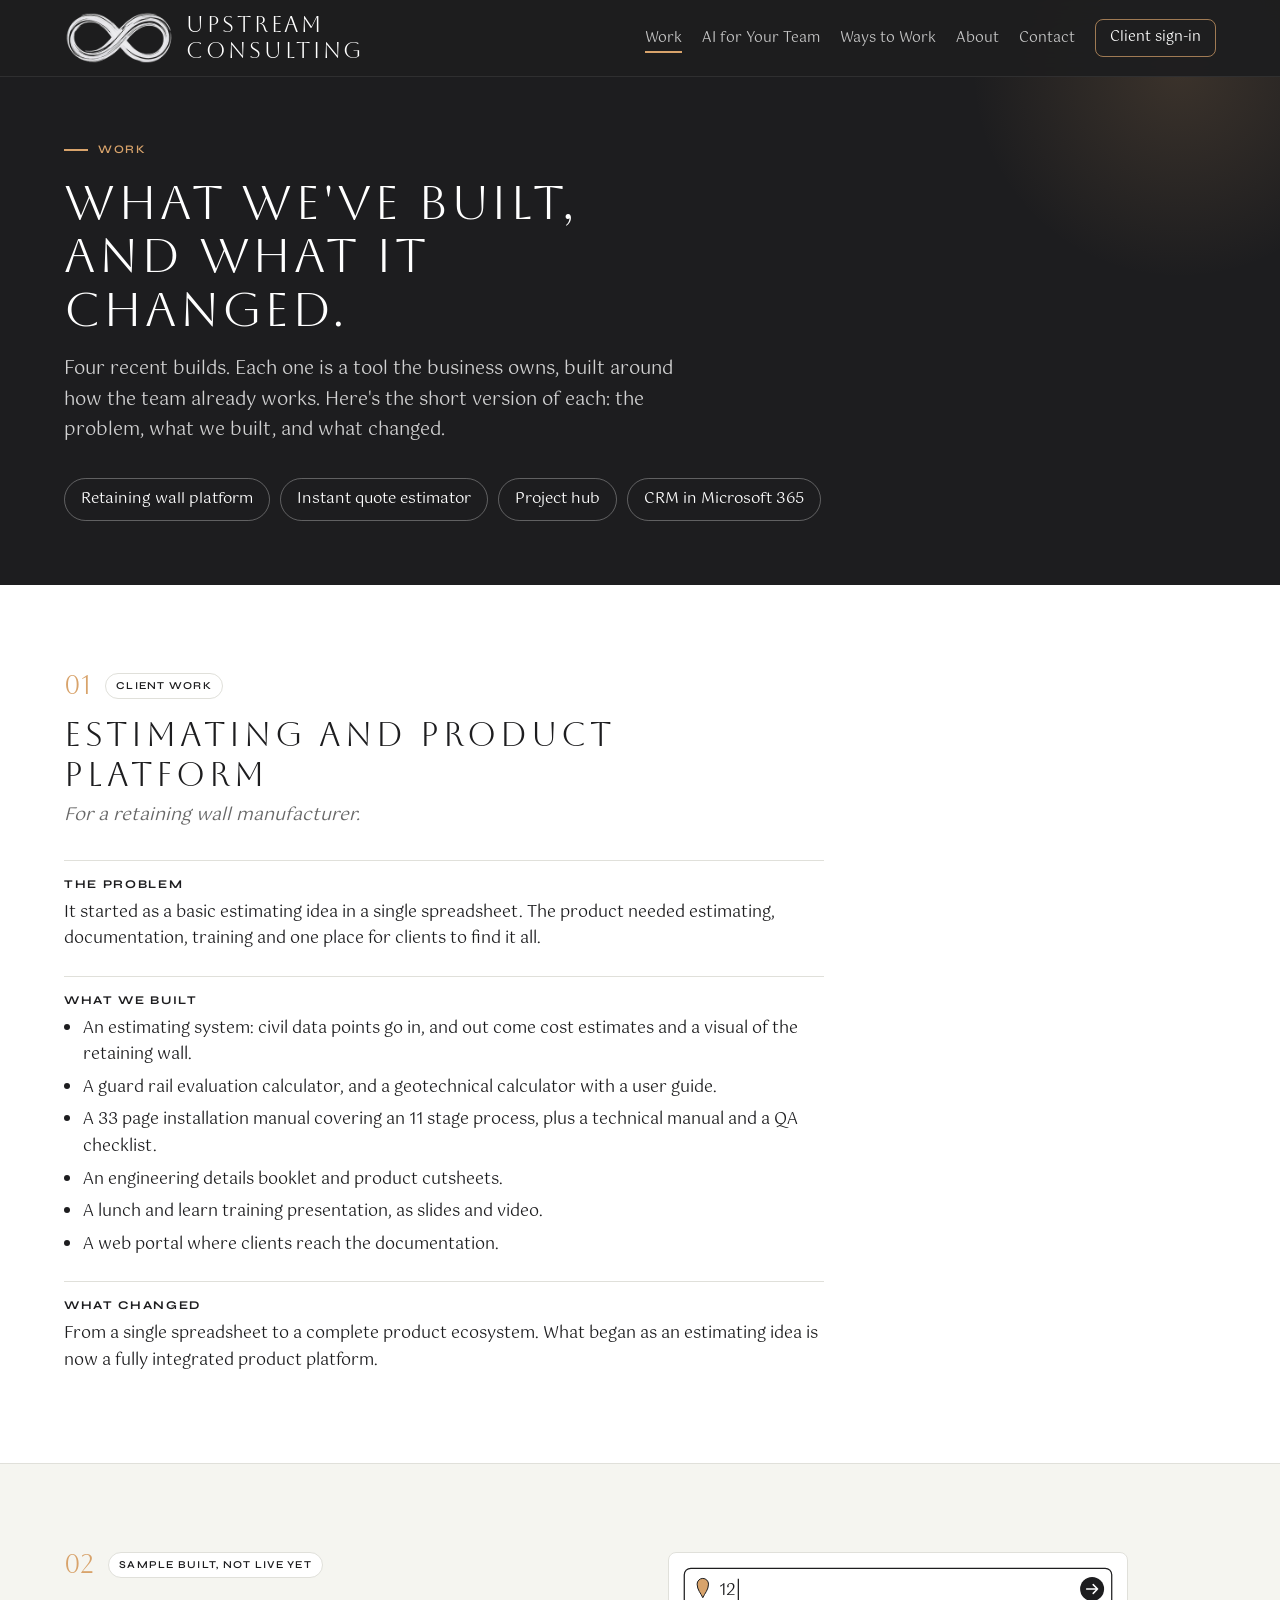
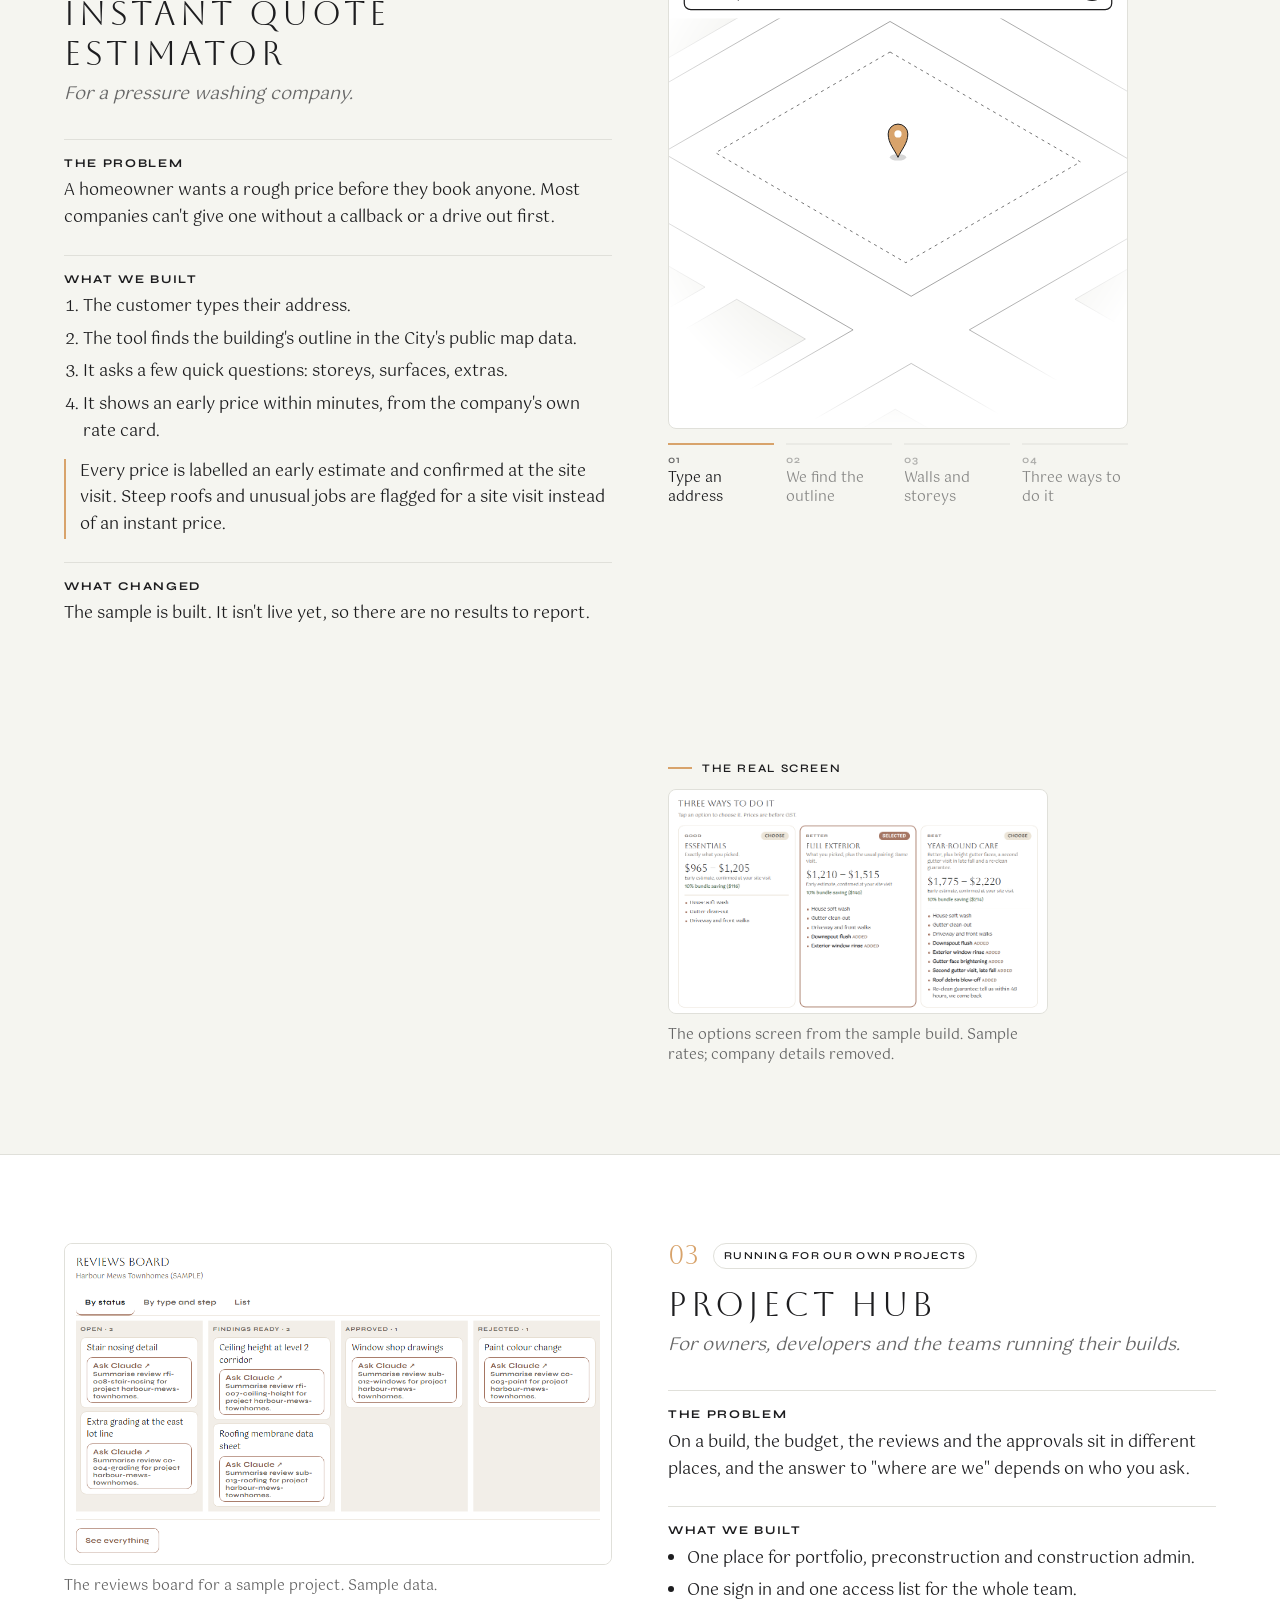
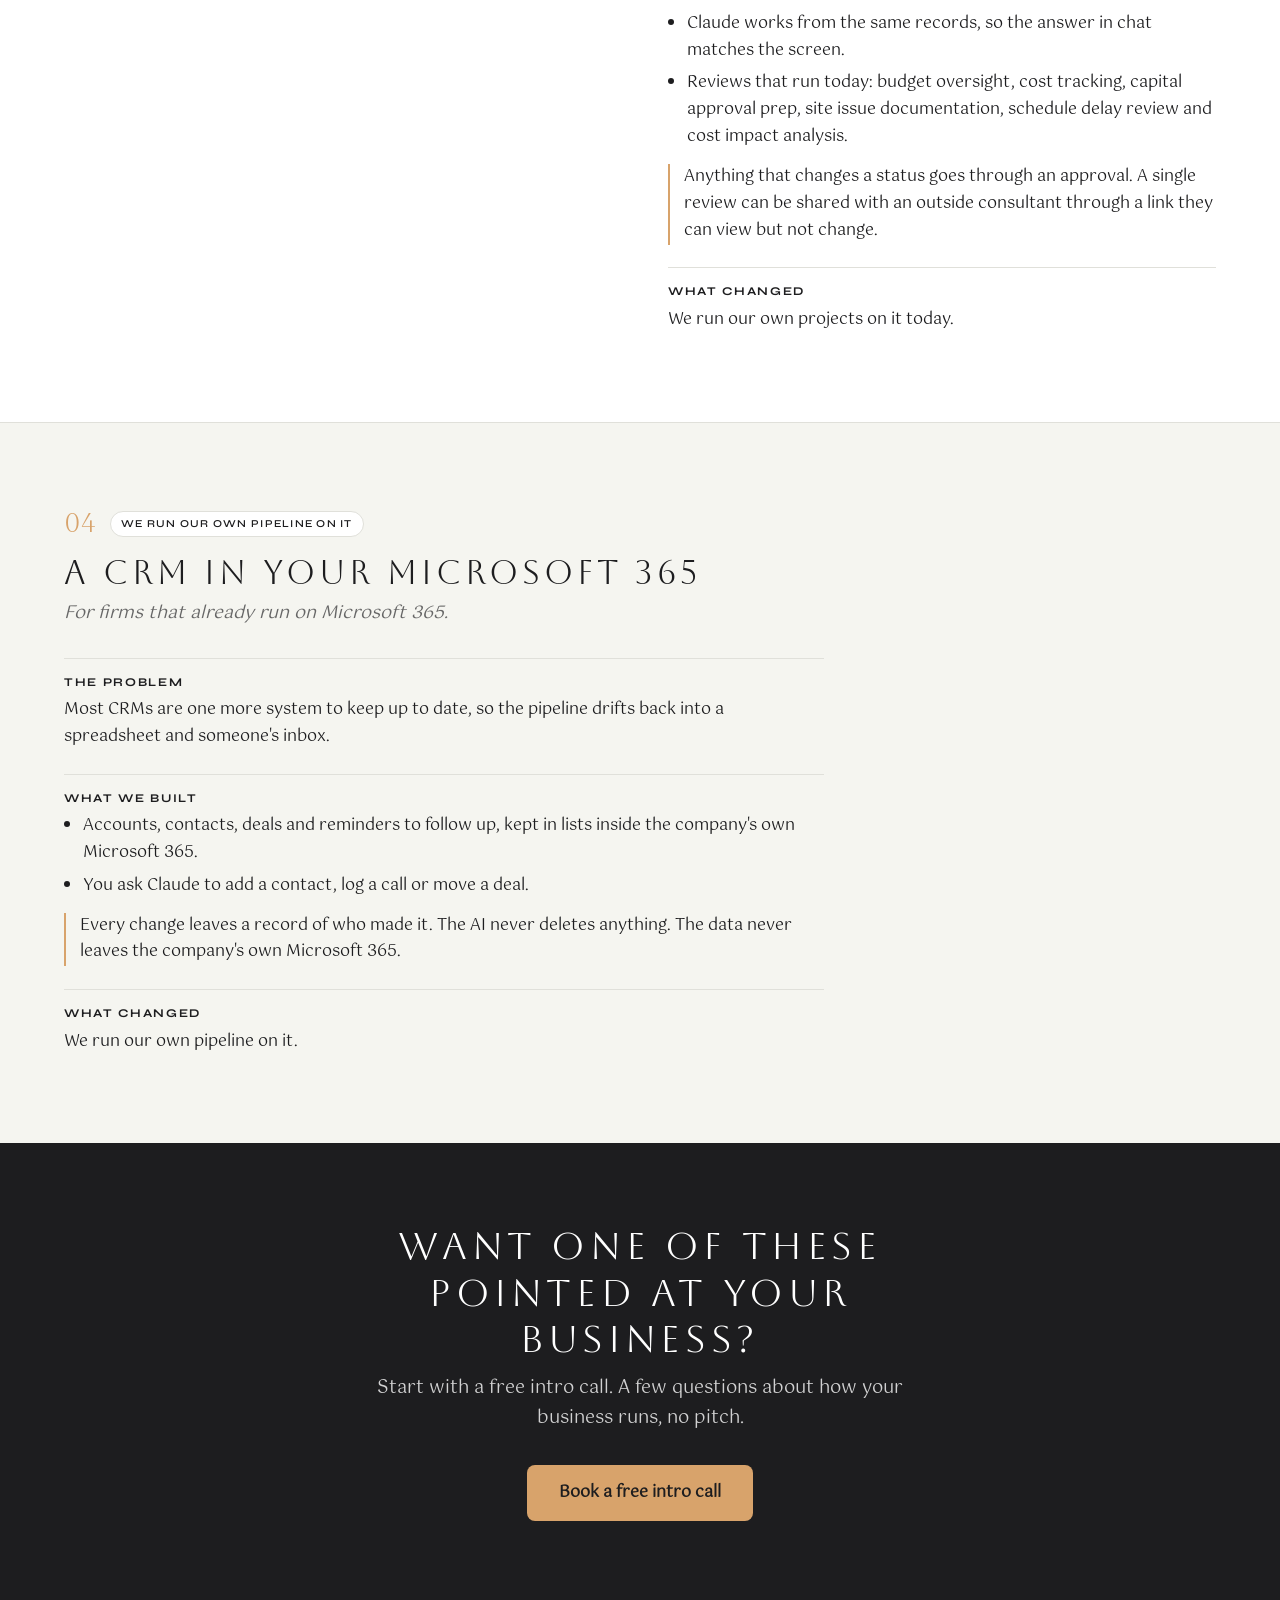
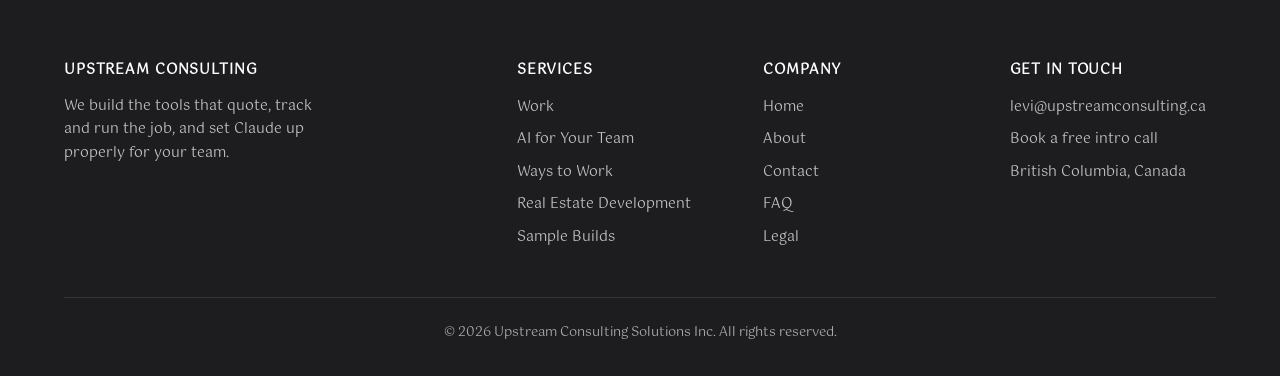
<file: work/index.html>
<!DOCTYPE html>
<html lang="en">
<head>
  <meta charset="UTF-8">
  <meta name="viewport" content="width=device-width, initial-scale=1.0">
  <link rel="icon" type="image/png" sizes="32x32" href="/images/favicon-32.png">
  <link rel="icon" type="image/png" sizes="256x256" href="/images/favicon-256.png">
  <link rel="apple-touch-icon" href="/images/favicon-256.png">
  <title>Work | Upstream Consulting</title>
  <meta name="description" content="What we've built lately: an estimating platform for a retaining wall manufacturer, an instant quote estimator, a project hub for owners and builders, and a CRM inside Microsoft 365.">
  <link rel="canonical" href="https://upstreamconsulting.ca/work/">

  <!-- Open Graph -->
  <meta property="og:type" content="website">
  <meta property="og:title" content="Work | Upstream Consulting">
  <meta property="og:description" content="What we've built lately: an estimating platform for a retaining wall manufacturer, an instant quote estimator, a project hub for owners and builders, and a CRM inside Microsoft 365.">
  <meta property="og:url" content="https://upstreamconsulting.ca/work/">
  <meta property="og:image" content="https://upstreamconsulting.ca/images/og-card.jpg">
  <meta property="og:image:width" content="1200">
  <meta property="og:image:height" content="630">
  <meta property="og:site_name" content="Upstream Consulting">

  <!-- Twitter Card -->
  <meta name="twitter:card" content="summary_large_image">
  <meta name="twitter:image" content="https://upstreamconsulting.ca/images/og-card.jpg">
  <meta name="twitter:title" content="Work | Upstream Consulting">
  <meta name="twitter:description" content="What we've built lately: an estimating platform for a retaining wall manufacturer, an instant quote estimator, a project hub for owners and builders, and a CRM inside Microsoft 365.">

  <!-- CollectionPage JSON-LD -->
  <script type="application/ld+json">
  {
    "@context": "https://schema.org",
    "@type": "CollectionPage",
    "name": "Work",
    "url": "https://upstreamconsulting.ca/work/",
    "description": "What we've built lately: an estimating platform for a retaining wall manufacturer, an instant quote estimator, a project hub for owners and builders, and a CRM inside Microsoft 365.",
    "isPartOf": { "@type": "WebSite", "name": "Upstream Consulting", "url": "https://upstreamconsulting.ca/" },
    "publisher": { "@type": "Organization", "name": "Upstream Consulting", "url": "https://upstreamconsulting.ca" }
  }
  </script>
  <link rel="stylesheet" href="/styles.css?v=5">
  <link rel="stylesheet" href="/motion.css?v=1">
  <style>
    /* Page tokens: type and layout only. Every colour below comes from the :root tokens in /styles.css. */
    :root {
      --font-label: 'Syne', 'Arial', sans-serif;
      --font-display: 'Aboreto', Georgia, serif;
      --font-body: 'Gotu', Georgia, serif;
      --nav-h: 76px;
      --top-h: var(--nav-h);
    }

    /* ARTIFACT-LOCAL OVERRIDES (marker read by check-artifact.js; no hex, no raw font names below) */

    /* Shared helpers */
    .label {
      font-family: var(--font-label); font-size: .72rem; font-weight: 600;
      letter-spacing: .14em; text-transform: uppercase; color: var(--charcoal);
      margin-bottom: 1rem; display: flex; align-items: center; gap: 10px;
    }
    .label::before { content: ''; flex: 0 0 24px; height: 2px; background: var(--gold); }
    .label.on-dark { color: var(--gold); }
    .btn-row { display: flex; flex-wrap: wrap; gap: 12px; margin-top: 2rem; }
    .btn-row.center { justify-content: center; }
    .tag {
      display: inline-block; font-family: var(--font-label); font-size: .66rem; font-weight: 600;
      letter-spacing: .12em; text-transform: uppercase; color: var(--charcoal);
      border: 1px solid var(--gray-200); background: var(--white); border-radius: 999px; padding: 3px 10px;
    }
    .shot-placeholder {
      display: flex; align-items: center; justify-content: center; text-align: center; padding: 24px;
      aspect-ratio: 16 / 10;
      background: repeating-linear-gradient(135deg, var(--gray-100) 0 14px, var(--off-white) 14px 28px);
      color: var(--gray-600); font-family: var(--font-label); font-size: .74rem; font-weight: 600;
      letter-spacing: .08em; text-transform: uppercase; line-height: 1.5;
    }

    /* Page hero */
    .page-hero { background: var(--charcoal); padding: calc(var(--top-h) + 64px) 0 64px; position: relative; overflow: hidden; }
    .page-hero::before {
      content: ''; position: absolute; top: -140px; right: -110px; width: 420px; height: 420px; border-radius: 50%;
      background: radial-gradient(circle, color-mix(in srgb, var(--gold) 16%, transparent) 0%, transparent 70%);
      pointer-events: none;
    }
    .page-hero .container { position: relative; z-index: 1; }
    .page-hero h1 { color: var(--white); font-size: clamp(1.9rem, 3.8vw, 3rem); line-height: 1.12; max-width: 20ch; margin-bottom: 1.1rem; }
    .page-hero .lead { color: color-mix(in srgb, var(--white) 80%, transparent); font-size: 1.12rem; max-width: 640px; }
    .jump { display: flex; flex-wrap: wrap; gap: 10px; margin-top: 2rem; list-style: none; }
    .jump a {
      display: inline-block; padding: 8px 16px; border-radius: 999px; font-size: .92rem;
      color: var(--white); border: 1px solid color-mix(in srgb, var(--white) 30%, transparent);
    }
    .jump a:hover { color: var(--charcoal); background: var(--gold); border-color: var(--gold); }

    /* One case per section */
    .case { scroll-margin-top: var(--top-h); padding: 88px 0; }
    .case + .case { border-top: 1px solid var(--gray-200); }
    .case:nth-of-type(odd) { background: var(--off-white); }
    .case-grid { display: grid; grid-template-columns: minmax(0, 6fr) minmax(0, 6fr); gap: 56px; align-items: start; }
    .case-grid--text { grid-template-columns: minmax(0, 760px); }
    .case:nth-of-type(even) .case-shot { order: -1; }
    .case-meta { display: flex; align-items: center; gap: 14px; flex-wrap: wrap; margin-bottom: 1rem; }
    .case-num { font-family: var(--font-display); font-size: 1.6rem; line-height: 1; color: var(--gold); }
    .case h2 { font-size: clamp(1.5rem, 2.6vw, 2.1rem); margin-bottom: .4rem; }
    .case-for { color: var(--gray-600); font-style: italic; margin-bottom: 1.8rem; }
    .case-block { border-top: 1px solid var(--gray-200); padding-top: 1rem; margin-top: 1.4rem; }
    .case-block h3 {
      font-family: var(--font-label); font-size: .74rem; font-weight: 700; letter-spacing: .14em;
      text-transform: uppercase; color: var(--charcoal); margin-bottom: .5rem;
    }
    .case-block p, .case-block li { font-size: 1.02rem; line-height: 1.65; }
    .case-block ul, .case-block ol { padding-left: 1.2rem; }
    .case-block li + li { margin-top: .35rem; }
    .case-block .note { margin-top: .8rem; padding-left: 14px; border-left: 2px solid var(--gold); }
    .case-shot { margin: 0; position: sticky; top: calc(var(--top-h) + 24px); }
    .shot-frame { border: 1px solid var(--gray-200); border-radius: var(--radius); overflow: hidden; background: var(--white); }
    .shot-frame img { width: 100%; height: auto; }
    .case-shot figcaption { font-size: .86rem; color: var(--gray-600); margin-top: .7rem; line-height: 1.5; }

    /* Close */
    .work-close { text-align: center; }
    .work-close h2 { max-width: 22ch; margin: 0 auto .75rem; }
    .work-close p { max-width: 540px; margin: 0 auto; }

    @media (max-width: 1024px) {
      .case-grid { grid-template-columns: 1fr; gap: 32px; }
      .case:nth-of-type(even) .case-shot { order: 0; }
      .case-shot { position: static; max-width: 720px; }
    }
    @media (max-width: 768px) {
      .page-hero { padding: calc(var(--top-h) + 36px) 0 48px; }
      .case { padding: 56px 0; }
    }
    @media (max-width: 480px) { .btn-row .btn { width: 100%; text-align: center; } }

    @media print {
      .nav, .back-to-top { display: none !important; }
      .page-hero { padding-top: 32px; }
      .reveal { opacity: 1 !important; transform: none !important; }
      .case-shot { position: static; }
      .case { break-inside: avoid; }
    }
  </style>
</head>
<body>

  <a href="#main" class="skip-link">Skip to content</a>

  <!-- Navigation -->
  <nav class="nav" id="nav" aria-label="Main navigation">
    <div class="nav-inner">
      <a href="/home/" class="nav-logo"><img src="/images/logo-symbol.png" alt="Upstream Consulting"><span>Upstream<br>Consulting</span></a>
      <button class="hamburger" id="hamburger" aria-label="Toggle menu" aria-expanded="false" aria-controls="navLinks">
        <span></span><span></span><span></span>
      </button>
      <ul class="nav-links" id="navLinks">
        <li><a href="/work/">Work</a></li>
        <li><a href="/ai-integration/">AI for Your Team</a></li>
        <li><a href="/ways-to-work/">Ways to Work</a></li>
        <li><a href="/behind-the-work/">About</a></li>
        <li><a href="/contact/">Contact</a></li>
        <li class="nav-signin-item"><a href="https://hub.upstreamconsulting.ca" class="nav-signin">Client sign-in</a></li>
      </ul>
    </div>
  </nav>

  <main id="main" tabindex="-1">

    <!-- Hero -->
    <section class="page-hero" aria-labelledby="work-title">
      <div class="container">
        <p class="label on-dark">Work</p>
        <h1 id="work-title">What we've built, and what it changed.</h1>
        <p class="lead">Four recent builds. Each one is a tool the business owns, built around how the team already works. Here's the short version of each: the problem, what we built, and what changed.</p>
        <ul class="jump" aria-label="On this page">
          <li><a href="#retaining-wall">Retaining wall platform</a></li>
          <li><a href="#estimator">Instant quote estimator</a></li>
          <li><a href="#hub">Project hub</a></li>
          <li><a href="#crm">CRM in Microsoft 365</a></li>
        </ul>
      </div>
    </section>

    <!-- a. Retaining wall manufacturer -->
    <section class="case" id="retaining-wall" aria-labelledby="rw-title">
      <div class="container case-grid case-grid--text">
        <div>
          <div class="case-meta"><span class="case-num">01</span><span class="tag">Client work</span></div>
          <h2 id="rw-title">Estimating and product platform</h2>
          <p class="case-for">For a retaining wall manufacturer.</p>
          <div class="case-block">
            <h3>The problem</h3>
            <p>It started as a basic estimating idea in a single spreadsheet. The product needed estimating, documentation, training and one place for clients to find it all.</p>
          </div>
          <div class="case-block">
            <h3>What we built</h3>
            <ul>
              <li>An estimating system: civil data points go in, and out come cost estimates and a visual of the retaining wall.</li>
              <li>A guard rail evaluation calculator, and a geotechnical calculator with a user guide.</li>
              <li>A 33 page installation manual covering an 11 stage process, plus a technical manual and a QA checklist.</li>
              <li>An engineering details booklet and product cutsheets.</li>
              <li>A lunch and learn training presentation, as slides and video.</li>
              <li>A web portal where clients reach the documentation.</li>
            </ul>
          </div>
          <div class="case-block">
            <h3>What changed</h3>
            <p>From a single spreadsheet to a complete product ecosystem. What began as an estimating idea is now a fully integrated product platform.</p>
          </div>
        </div>
      </div>
    </section>

    <!-- b. Estimator -->
    <section class="case" id="estimator" aria-labelledby="estimator-title">
      <div class="container case-grid">
        <div>
          <div class="case-meta"><span class="case-num">02</span><span class="tag">Sample built, not live yet</span></div>
          <h2 id="estimator-title">Instant quote estimator</h2>
          <p class="case-for">For a pressure washing company.</p>
          <div class="case-block">
            <h3>The problem</h3>
            <p>A homeowner wants a rough price before they book anyone. Most companies can't give one without a callback or a drive out first.</p>
          </div>
          <div class="case-block">
            <h3>What we built</h3>
            <ol>
              <li>The customer types their address.</li>
              <li>The tool finds the building's outline in the City's public map data.</li>
              <li>It asks a few quick questions: storeys, surfaces, extras.</li>
              <li>It shows an early price within minutes, from the company's own rate card.</li>
            </ol>
            <p class="note">Every price is labelled an early estimate and confirmed at the site visit. Steep roofs and unusual jobs are flagged for a site visit instead of an instant price.</p>
          </div>
          <div class="case-block">
            <h3>What changed</h3>
            <p>The sample is built. It isn't live yet, so there are no results to report.</p>
          </div>
        </div>
        <div class="est-visual">
          <div class="est-track">
            <figure class="est-drawing" id="est-drawing">
              <div class="est-stage">
                <svg class="est-svg" viewBox="0 0 420 436" role="img" focusable="false" aria-label="Line drawing of the estimator in four steps. One, type an address: 123 Sample Street is typed and a pin drops on a simple street grid. Two, we find the outline: the building footprint is traced and measured, perimeter 164 feet. Three, walls and storeys: the walls rise into a two storey house with the gutter line marked. Four, three ways to do it: Good, $965 to $1,205; Better, $1,210 to $1,515; Best, $1,775 to $2,220; each an early estimate, confirmed at your site visit. Sample rates.">
                <defs>
                <radialGradient id="estFadeGrad" gradientUnits="userSpaceOnUse" cx="210" cy="190" r="250"><stop offset="0" class="est-stop-on"/><stop offset=".62" class="est-stop-on"/><stop offset="1" class="est-stop-off"/></radialGradient>
                <mask id="estFade" maskUnits="userSpaceOnUse" x="0" y="0" width="420" height="436"><rect x="0" y="60" width="420" height="376" fill="url(#estFadeGrad)"/></mask>
                </defs>
                <g class="est-ground" mask="url(#estFade)">
                <path class="est-block" d="M183.3 -250.8 L411.2 -119.2 L202.7 1.2 L-25.2 -130.4 Z M-78.6 -99.6 L149.4 32 L-59.2 152.4 L-287.1 20.8 Z M-340.5 51.6 L-112.5 183.2 L-321.1 303.6 L-549 172 Z M464.6 -88.4 L692.5 43.2 L484 163.6 L256 32 Z M202.7 62.8 L430.6 194.4 L222.1 314.8 L-5.8 183.2 Z M-59.2 214 L168.8 345.6 L-39.8 466 L-267.7 334.4 Z M745.9 74 L973.8 205.6 L765.3 326 L537.3 194.4 Z M484 225.2 L711.9 356.8 L503.4 477.2 L275.4 345.6 Z M222.1 376.4 L450 508 L241.5 628.4 L13.6 496.8 Z"/>
                <path class="est-nb" d="M440.3 278.4 L513.1 320.4 L445.2 359.6 L372.4 317.6 Z M556.7 340 L629.5 382 L547 429.6 L474.3 387.6 Z M-64 250.4 L33 306.4 L-34.9 345.6 L-131.9 289.6 Z M62.1 317.6 L125.1 354 L37.8 404.4 L-25.2 368 Z M-98 -38 L-1 18 L-73.7 60 L-170.7 4 Z M23.3 15.2 L81.5 48.8 L-1 96.4 L-59.2 62.8 Z M207.5 418.4 L290 466 L222.1 505.2 L139.7 457.6 Z M328.8 477.2 L396.7 516.4 L309.4 566.8 L241.5 527.6 Z M445.2 -32.4 L551.9 29.2 L464.6 79.6 L357.9 18 Z M542.2 51.6 L595.5 82.4 L503.4 135.6 L450 104.8 Z M711.9 138.4 L808.9 194.4 L726.5 242 L629.5 186 Z M-316.2 116 L-219.2 172 L-306.5 222.4 L-403.5 166.4 Z M168.8 -192 L265.7 -136 L178.5 -85.6 L81.5 -141.6 Z"/>
                <path class="est-lot" d="M202.7 90.8 L377.3 191.6 L217.2 284 L42.7 183.2 Z"/>
                </g>
                <g class="est-fp">
                <path class="est-fp-fill" d="M193 130 L309.4 197.2 L226.9 244.8 L110.6 177.6 Z"/>
                <path class="est-fp-line" d="M226.9 244.8 L110.6 177.6 L193 130 L309.4 197.2 Z" pathLength="1"/>
                <circle class="est-dot" cx="193" cy="130" r="2.6"/>
                <circle class="est-dot" cx="309.4" cy="197.2" r="2.6"/>
                <circle class="est-dot" cx="226.9" cy="244.8" r="2.6"/>
                <circle class="est-dot" cx="110.6" cy="177.6" r="2.6"/>
                </g>
                <g class="est-pin-wrap" transform="translate(210 187.4)">
                <ellipse class="est-pin-shadow" cx="0" cy="0" rx="7.5" ry="3"/>
                <g class="est-pin"><path class="est-pin-body" d="M0 0 C-3 -7 -9 -12.5 -9 -21.5 A9 9 0 1 1 9 -21.5 C9 -12.5 3 -7 0 0 Z"/><circle class="est-pin-eye" cx="0" cy="-21.5" r="3.3"/></g>
                </g>
                <g class="est-walls">
                <g transform="matrix(2.4249 1.4000 0 2.8000 110.55 177.60)"><g class="est-rise"><path class="est-face" d="M0 0 H48 V-20 H0 Z"/><path class="est-floor" d="M0 -10 H48"/><path class="est-win" d="M7 -17.5 H13 V-13 H7 Z M21 -17.5 H27 V-13 H21 Z M35 -17.5 H41 V-13 H35 Z M7 -7.5 H13 V-3.5 H7 Z M35 -7.5 H41 V-3.5 H35 Z M21.5 0 V-8 H26.5 V0"/></g></g>
                <g transform="matrix(2.4249 -1.4000 0 2.8000 226.95 244.80)"><g class="est-rise est-rise-2"><path class="est-face" d="M0 0 H34 V-20 L17 -29 L0 -20 Z"/><path class="est-floor" d="M0 -10 H34"/><path class="est-win" d="M6 -17.5 H12 V-13 H6 Z M22 -17.5 H28 V-13 H22 Z M6 -7.5 H12 V-3.5 H6 Z M22 -7.5 H28 V-3.5 H22 Z"/></g></g>
                </g>
                <g class="est-roof">
                <path class="est-roof-b" d="M151.8 72.6 L268.2 139.8 L309.4 141.2 L193 74 Z"/>
                <path class="est-roof-f" d="M110.6 121.6 L226.9 188.8 L268.2 139.8 L151.8 72.6 Z"/>
                <path class="est-hatch" d="M130 132.8 L171.2 83.8 M149.4 144 L190.6 95 M168.8 155.2 L210 106.2 M188.2 166.4 L229.4 117.4 M207.5 177.6 L248.8 128.6"/>
                </g>
                <path class="est-gutter" d="M110.6 121.6 L226.9 188.8 L226.9 244.8" pathLength="1"/>
                <g class="est-storeys">
                <path class="est-dim" d="M97.6 121.6 V177.6 M93.6 121.6 H101.6 M93.6 149.6 H101.6 M93.6 177.6 H101.6"/>
                <text class="est-t-body" x="88.6" y="154.1" text-anchor="end">2 storeys</text>
                </g>
                <g class="est-perim">
                <path class="est-lead" d="M314.4 197.2 H324.4"/>
                <text class="est-t-label" x="328.4" y="191.2">PERIMETER</text>
                <text class="est-t-num" x="328.4" y="212.2"><tspan class="est-count">164</tspan> ft</text>
                </g>
                <g class="est-addr">
                <rect class="est-field" x="14" y="14" width="392" height="38" rx="6"/>
                <g transform="translate(31 41) scale(.58)"><path class="est-pin-body" d="M0 0 C-3 -7 -9 -12.5 -9 -21.5 A9 9 0 1 1 9 -21.5 C9 -12.5 3 -7 0 0 Z"/></g>
                <text class="est-t-addr" x="46" y="38.5"><tspan class="est-typed">123 Sample Street</tspan></text>
                <path class="est-caret" d="M0 23.5 V43.5"/>
                <circle class="est-go" cx="388" cy="33" r="11"/><path class="est-go-arrow" d="M383 33 H393 M389 29 L393 33 L389 37"/>
                </g>
                <g class="est-cards">
                <g class="est-card"><rect class="est-card-bg" x="14" y="258" width="392" height="46" rx="6"/><text class="est-t-label est-t-dark" x="30" y="278">GOOD</text><text class="est-t-price" x="390" y="279" text-anchor="end">$965 to $1,205</text><text class="est-t-small" x="30" y="295">Early estimate, confirmed at your site visit</text></g>
                <g class="est-card est-card-pick"><rect class="est-card-bg" x="14" y="312" width="392" height="46" rx="6"/><text class="est-t-label est-t-dark" x="30" y="332">BETTER</text><text class="est-t-price" x="390" y="333" text-anchor="end">$1,210 to $1,515</text><text class="est-t-small" x="30" y="349">Early estimate, confirmed at your site visit</text></g>
                <g class="est-card"><rect class="est-card-bg" x="14" y="366" width="392" height="46" rx="6"/><text class="est-t-label est-t-dark" x="30" y="386">BEST</text><text class="est-t-price" x="390" y="387" text-anchor="end">$1,775 to $2,220</text><text class="est-t-small" x="30" y="403">Early estimate, confirmed at your site visit</text></g>
                <text class="est-t-small est-note" x="406" y="429" text-anchor="end">Sample rates</text>
                </g>
                </svg>
              </div>
              <figcaption class="est-steps">
                <ol>
                  <li class="est-step"><span class="est-step-n" aria-hidden="true">01</span>Type an address</li>
                  <li class="est-step"><span class="est-step-n" aria-hidden="true">02</span>We find the outline</li>
                  <li class="est-step"><span class="est-step-n" aria-hidden="true">03</span>Walls and storeys</li>
                  <li class="est-step"><span class="est-step-n" aria-hidden="true">04</span>Three ways to do it</li>
                </ol>
              </figcaption>
            </figure>
          </div>
          <figure class="est-real">
            <p class="label">The real screen</p>
            <div class="shot-frame"><img src="/images/work/estimator-options.png" width="998" height="587" alt="Estimator options screen: three ways to do the same house, Essentials, Full Exterior and Year Round Care, each with an early price range and the line early estimate, confirmed at your site visit."></div>
            <figcaption>The options screen from the sample build. Sample rates; company details removed.</figcaption>
          </figure>
        </div>
      </div>
    </section>

    <!-- c. Project hub -->
    <section class="case" id="hub" aria-labelledby="hub-title">
      <div class="container case-grid">
        <div>
          <div class="case-meta"><span class="case-num">03</span><span class="tag">Running for our own projects</span></div>
          <h2 id="hub-title">Project hub</h2>
          <p class="case-for">For owners, developers and the teams running their builds.</p>
          <div class="case-block">
            <h3>The problem</h3>
            <p>On a build, the budget, the reviews and the approvals sit in different places, and the answer to "where are we" depends on who you ask.</p>
          </div>
          <div class="case-block">
            <h3>What we built</h3>
            <ul>
              <li>One place for portfolio, preconstruction and construction admin.</li>
              <li>One sign in and one access list for the whole team.</li>
              <li>Claude works from the same records, so the answer in chat matches the screen.</li>
              <li>Reviews that run today: budget oversight, cost tracking, capital approval prep, site issue documentation, schedule delay review and cost impact analysis.</li>
            </ul>
            <p class="note">Anything that changes a status goes through an approval. A single review can be shared with an outside consultant through a link they can view but not change.</p>
          </div>
          <div class="case-block">
            <h3>What changed</h3>
            <p>We run our own projects on it today.</p>
          </div>
        </div>
        <figure class="case-shot">
          <div class="shot-frame"><img src="/images/work/hub-reviews-board.png" width="956" height="560" alt="Reviews board for a sample project, Harbour Mews Townhomes, with reviews in four columns: open, findings ready, approved and rejected. Each review has an Ask Claude button."></div>
          <figcaption>The reviews board for a sample project. Sample data.</figcaption>
        </figure>
      </div>
    </section>

    <!-- d. CRM -->
    <section class="case" id="crm" aria-labelledby="crm-title">
      <div class="container case-grid case-grid--text">
        <div>
          <div class="case-meta"><span class="case-num">04</span><span class="tag">We run our own pipeline on it</span></div>
          <h2 id="crm-title">A CRM in your Microsoft 365</h2>
          <p class="case-for">For firms that already run on Microsoft 365.</p>
          <div class="case-block">
            <h3>The problem</h3>
            <p>Most CRMs are one more system to keep up to date, so the pipeline drifts back into a spreadsheet and someone's inbox.</p>
          </div>
          <div class="case-block">
            <h3>What we built</h3>
            <ul>
              <li>Accounts, contacts, deals and reminders to follow up, kept in lists inside the company's own Microsoft 365.</li>
              <li>You ask Claude to add a contact, log a call or move a deal.</li>
            </ul>
            <p class="note">Every change leaves a record of who made it. The AI never deletes anything. The data never leaves the company's own Microsoft 365.</p>
          </div>
          <div class="case-block">
            <h3>What changed</h3>
            <p>We run our own pipeline on it.</p>
          </div>
        </div>
      </div>
    </section>

    <!-- Close -->
    <section class="dark-section cta-section work-close" aria-labelledby="close-title">
      <div class="container">
        <h2 id="close-title">Want one of these pointed at your business?</h2>
        <p>Start with a free intro call. A few questions about how your business runs, no pitch.</p>
        <div class="btn-row center">
          <a href="https://cal.com/upstream-consulting/intro-upstream" target="_blank" rel="noopener" class="btn btn-primary">Book a free intro call</a>
        </div>
      </div>
    </section>

  </main>

  <!-- Footer -->
  <footer class="site-footer">
    <div class="container">
      <div class="footer-grid">
        <div class="footer-col">
          <h2 class="footer-h">Upstream Consulting</h2>
          <p class="footer-tagline">We build the tools that quote, track and run the job, and set Claude up properly for your team.</p>
        </div>
        <div class="footer-col">
          <h2 class="footer-h">Services</h2>
          <a href="/work/">Work</a>
          <a href="/ai-integration/">AI for Your Team</a>
          <a href="/ways-to-work/">Ways to Work</a>
          <a href="/real-estate-development/">Real Estate Development</a>
          <a href="/sample-builds/">Sample Builds</a>
        </div>
        <div class="footer-col">
          <h2 class="footer-h">Company</h2>
          <a href="/home/">Home</a>
          <a href="/behind-the-work/">About</a>
          <a href="/contact/">Contact</a>
          <a href="/faqs/">FAQ</a>
          <a href="/legal/">Legal</a>
        </div>
        <div class="footer-col">
          <h2 class="footer-h">Get in Touch</h2>
          <a href="mailto:levi@upstreamconsulting.ca">levi@upstreamconsulting.ca</a>
          <a href="https://cal.com/upstream-consulting/intro-upstream" target="_blank" rel="noopener">Book a free intro call</a>
          <p class="footer-meta">British Columbia, Canada</p>
        </div>
      </div>
      <div class="footer-bottom">
        &copy; 2026 Upstream Consulting Solutions Inc. All rights reserved.
      </div>
    </div>
  </footer>

  <!-- Back to Top -->
  <button class="back-to-top" id="backToTop" aria-label="Back to top">&uarr;</button>

  <!-- Minimal JS: hamburger + back-to-top + nav shadow (same behaviour as the live pages) -->
  <script>
    const hamburger = document.getElementById('hamburger');
    const navLinks = document.getElementById('navLinks');
    hamburger.addEventListener('click', () => {
      const open = hamburger.classList.toggle('open');
      navLinks.classList.toggle('open');
      hamburger.setAttribute('aria-expanded', open ? 'true' : 'false');
    });
    navLinks.querySelectorAll('a').forEach(link => {
      link.addEventListener('click', () => {
        hamburger.classList.remove('open');
        navLinks.classList.remove('open');
        hamburger.setAttribute('aria-expanded', 'false');
      });
    });
    const backToTop = document.getElementById('backToTop');
    window.addEventListener('scroll', () => {
      backToTop.classList.toggle('visible', window.scrollY > 400);
      document.getElementById('nav').classList.toggle('scrolled', window.scrollY > 10);
    }, { passive: true });
    backToTop.addEventListener('click', () => {
      window.scrollTo({ top: 0, behavior: 'smooth' });
    });
  </script>
  <script>
  (function(){
    var norm = location.pathname.replace(/index\.html$/,'');
    document.querySelectorAll('#navLinks a[href]').forEach(function(a){
      if (a.getAttribute('href') === norm) a.classList.add('active');
    });
  })();
  </script>
  <script src="/site-enhance.js" defer></script>
  <script src="/motion.js?v=1" defer></script>
</body>
</html>
</file>
<file: styles.css>
/* ============================================
   Upstream Consulting — Shared Styles
   ============================================ */

/* Self-hosted brand fonts — no third-party (Google Fonts) request, no visitor-IP egress */
@font-face {
  font-family: 'Aboreto';
  src: url('/fonts/Aboreto-Regular.woff2') format('woff2');
  font-weight: 400; font-style: normal; font-display: swap;
}
@font-face {
  font-family: 'Gotu';
  src: url('/fonts/Gotu-Regular.woff2') format('woff2');
  font-weight: 400; font-style: normal; font-display: swap;
}
@font-face {
  font-family: 'Syne';
  src: url('/fonts/Syne-VariableFont_wght.woff2') format('woff2-variations');
  font-weight: 400 800; font-style: normal; font-display: swap;
}

/* --- Reset & Base --- */
*, *::before, *::after {
  box-sizing: border-box;
  margin: 0;
  padding: 0;
}

:root {
  --white: #ffffff;
  --off-white: #f5f5f0;
  --charcoal: #1D1D1F;
  --gold: #D8A36B;
  --teal: #5B7A5E;
  --gray-100: #f0f0ec;
  --gray-200: #e0e0da;
  --gray-400: #767676;
  --gray-600: #666;
  --shadow-sm: 0 1px 3px rgba(0,0,0,.08);
  --shadow-md: 0 4px 12px rgba(0,0,0,.1);
  --shadow-lg: 0 8px 24px rgba(0,0,0,.12);
  --radius: 8px;
  --transition: .25s ease;
  --max-width: 1200px;
}

html {
  scroll-behavior: smooth;
  font-size: 16px;
}

body {
  font-family: 'Gotu', Georgia, serif;
  font-size: 1.1rem;
  line-height: 1.7;
  color: var(--charcoal);
  background: var(--white);
  -webkit-font-smoothing: antialiased;
}

img { max-width: 100%; display: block; }
a { color: #8A5F4F; text-decoration: none; transition: color var(--transition); }
a:hover { color: var(--gold); }

/* Visible keyboard focus ring */
:focus-visible { outline: 2px solid #A57663; outline-offset: 2px; }

/* Skip-to-content link — off-screen until focused */
.skip-link {
  position: absolute;
  left: -9999px;
  top: 0;
  z-index: 2000;
  padding: 12px 20px;
  background: var(--charcoal);
  color: var(--off-white);
  font-weight: 600;
  border-radius: 0 0 var(--radius) 0;
}
.skip-link:focus {
  left: 0;
  color: var(--off-white);
}

.container {
  width: 100%;
  max-width: var(--max-width);
  margin: 0 auto;
  padding: 0 24px;
}

/* --- Typography --- */
h1, h2 {
  font-family: 'Syne', 'Arial', sans-serif;
  font-weight: 500;
  line-height: 1.2;
  letter-spacing: .12em;
  text-transform: uppercase;
}
h1 {
  font-family: 'Aboreto', sans-serif;
  font-size: 2.6rem;
  font-weight: 400;
  letter-spacing: .06em;
}
h2 {
  font-family: 'Aboreto', sans-serif;
  font-size: 2rem;
  font-weight: 400;
  letter-spacing: .12em;
}

h3, h4 { font-weight: 700; line-height: 1.25; }
h1 { font-size: 3.2rem; }
h2 { font-size: 2.4rem; margin-bottom: .75rem; }
h3 { font-size: 1.5rem; margin-bottom: .4rem; }
p + p { margin-top: 1rem; }

.section-sub {
  color: var(--gray-600);
  font-size: 1.15rem;
  margin-bottom: 2.5rem;
  font-weight: 500;
}

.section-divider {
  width: 100%;
  height: 1px;
  background: var(--gray-200);
  margin: 1.5rem 0 2.5rem;
}

/* --- Buttons --- */
.btn {
  display: inline-block;
  padding: 14px 32px;
  border-radius: var(--radius);
  font-family: inherit;
  font-size: 1rem;
  font-weight: 600;
  cursor: pointer;
  border: none;
  transition: background var(--transition), transform var(--transition), box-shadow var(--transition);
}
.btn:hover { transform: translateY(-2px); box-shadow: var(--shadow-md); }

.btn-primary {
  background: var(--gold);
  color: var(--charcoal);
}
.btn-primary:hover { background: #c4955e; color: var(--charcoal); }

.btn-outline {
  background: transparent;
  color: var(--white);
  border: 2px solid var(--gold);
}
.btn-outline:hover { background: var(--gold); color: var(--charcoal); }

/* --- Navigation --- */
.nav {
  position: fixed;
  top: 0;
  left: 0;
  right: 0;
  z-index: 1000;
  background: rgba(30,30,31,.95);
  backdrop-filter: blur(12px);
  -webkit-backdrop-filter: blur(12px);
  border-bottom: 1px solid rgba(255,255,255,.08);
  transition: box-shadow var(--transition);
}
.nav.scrolled { box-shadow: 0 4px 20px rgba(0,0,0,.3); }

.nav-inner {
  max-width: var(--max-width);
  margin: 0 auto;
  padding: 0 24px;
  display: flex;
  align-items: center;
  justify-content: space-between;
  height: 76px;
}

.nav-logo {
  display: flex;
  align-items: center;
  gap: 12px;
}
.nav-logo img {
  height: 52px;
  width: auto;
  filter: invert(1);
}
.nav-logo span {
  font-family: 'Aboreto', serif;
  font-weight: 400;
  font-size: 1.4rem;
  line-height: 1.14;
  text-transform: uppercase;
  letter-spacing: .12em;
  color: var(--white);
  white-space: nowrap;
}
.nav-logo:hover span { color: var(--gold); }

.nav-links {
  list-style: none;
  display: flex;
  gap: 20px;
  align-items: center;
}
.nav-links a {
  color: rgba(255,255,255,.75);
  font-size: .86rem;
  font-weight: 500;
  position: relative;
  white-space: nowrap;
}
.nav-links a:hover { color: var(--white); }
.nav-links a::after {
  content: '';
  position: absolute;
  bottom: -4px;
  left: 0;
  width: 0;
  height: 2px;
  background: var(--gold);
  transition: width var(--transition);
}
.nav-links a:hover::after,
.nav-links a.active::after { width: 100%; }
.nav-links a:hover { color: var(--white); }

/* Dropdown */
.nav-links .has-dropdown { position: relative; }
.nav-links .has-dropdown > a .caret { font-size: .62em; margin-left: 5px; opacity: .7; display: inline-block; transition: transform .2s ease; }
.nav-links .has-dropdown.open > a .caret { transform: rotate(180deg); }
.nav-links .has-dropdown.open > a { color: var(--white); }
.nav-links .dropdown {
  list-style: none;
  position: absolute;
  top: 100%;
  left: -14px;
  min-width: 210px;
  background: rgba(30,30,31,.98);
  border: 1px solid rgba(255,255,255,.08);
  border-radius: 10px;
  padding: 8px 0;
  margin-top: 12px;
  box-shadow: var(--shadow-lg);
  display: flex;
  flex-direction: column;
  opacity: 0;
  visibility: hidden;
  transform: translateY(6px);
  transition: opacity .2s ease, transform .2s ease;
}
.nav-links .has-dropdown.open .dropdown {
  opacity: 1;
  visibility: visible;
  transform: translateY(0);
}
.nav-links .dropdown li { width: 100%; }
.nav-links .dropdown a {
  display: block;
  padding: 9px 20px;
  font-size: .88rem;
  color: rgba(255,255,255,.8);
  white-space: nowrap;
}
.nav-links .dropdown a::after { display: none; }
.nav-links .dropdown a:hover { color: var(--white); background: rgba(255,255,255,.06); }
.nav-links .dropdown a.active { color: var(--gold); }

/* Dark hero band — eyebrow + display title + sub */
.hero-band {
  background: var(--charcoal);
  padding: 136px 0 64px;
  position: relative;
  overflow: hidden;
}
.hero-band .container { position: relative; z-index: 1; }
.hero-band .eyebrow {
  font-family: 'Syne', sans-serif;
  font-size: .72rem;
  font-weight: 600;
  letter-spacing: .14em;
  text-transform: uppercase;
  color: var(--gold);
  margin-bottom: .85rem;
}
.hero-band h1 {
  color: var(--white);
  max-width: 18ch;
  margin: 0 0 1.1rem;
}
.hero-band p {
  color: rgba(255,255,255,.72);
  max-width: 620px;
  font-size: 1.12rem;
  line-height: 1.65;
  margin: 0 0 .6rem;
}
/* extra top clearance when the section sub-bar is present */
.has-subnav .hero-band { padding-top: 150px; }

/* Section sub-nav bar — sits under the main nav on section pages */
.subnav {
  position: fixed;
  top: 76px;
  left: 0;
  right: 0;
  z-index: 999;
  background: rgba(30,30,31,.97);
  border-top: 1px solid rgba(255,255,255,.12);
  backdrop-filter: blur(12px);
  -webkit-backdrop-filter: blur(12px);
}
.subnav-inner {
  max-width: var(--max-width);
  margin: 0 auto;
  padding: 0 24px;
  height: 46px;
  display: flex;
  align-items: center;
  justify-content: flex-start;
  gap: 36px;
}
.subnav-label {
  font-family: 'Syne', sans-serif;
  font-size: .68rem;
  font-weight: 600;
  letter-spacing: .12em;
  text-transform: uppercase;
  color: var(--gold);
  margin-right: 4px;
}
.subnav a {
  color: rgba(255,255,255,.72);
  font-size: .85rem;
  font-weight: 500;
  white-space: nowrap;
  position: relative;
}
.subnav a:hover { color: var(--white); }
.subnav a.active { color: var(--gold); }
@media (max-width: 900px) {
  .subnav-inner { gap: 18px; padding: 0 16px; overflow-x: auto; }
  .subnav-label { display: none; }
  .has-subnav .hero-band { padding-top: 130px; }
}

/* Hamburger */
.hamburger {
  display: none;
  flex-direction: column;
  gap: 5px;
  background: none;
  border: none;
  cursor: pointer;
  padding: 4px;
}
.hamburger span {
  display: block;
  width: 24px;
  height: 2px;
  background: var(--white);
  transition: transform var(--transition), opacity var(--transition);
}
.hamburger.open span:nth-child(1) { transform: translateY(7px) rotate(45deg); }
.hamburger.open span:nth-child(2) { opacity: 0; }
.hamburger.open span:nth-child(3) { transform: translateY(-7px) rotate(-45deg); }

/* --- Sections --- */
section {
  padding: 100px 0;
}

.hero {
  padding: 160px 0 120px;
  text-align: center;
}
.hero h1 {
  max-width: 800px;
  margin: 0 auto .75rem;
}
.hero p {
  max-width: 620px;
  margin: 0 auto 2rem;
  color: var(--gray-600);
  font-size: 1.15rem;
}

.dark-section {
  background: var(--charcoal);
  color: var(--white);
}
.dark-section h2,
.dark-section h3 { color: var(--white); }
.dark-section p { color: rgba(255,255,255,.8); }
.dark-section a { color: var(--gold); }
/* buttons keep their own text color inside dark sections */
.dark-section a.btn-primary { color: var(--charcoal); }
.dark-section a.btn-outline { color: var(--white); }
.dark-section a.btn-outline:hover { color: var(--charcoal); }

.alt-bg { background: var(--off-white); }

/* --- Cards Grid --- */
.cards-grid {
  display: grid;
  grid-template-columns: repeat(2, 1fr);
  gap: 28px;
}

.card {
  background: var(--gray-100);
  border-radius: var(--radius);
  overflow: hidden;
  box-shadow: var(--shadow-sm);
  transition: transform var(--transition), box-shadow var(--transition);
  display: flex;
  flex-direction: column;
}
.card:hover {
  transform: translateY(-4px);
  box-shadow: var(--shadow-lg);
}

.card-body {
  padding: 32px;
  flex: 1;
}
.card-body h3 {
  text-transform: uppercase;
  font-size: 1rem;
  letter-spacing: .06em;
  margin-bottom: .6rem;
  color: var(--charcoal);
}
.card-body .card-italic {
  font-style: italic;
  color: var(--gray-600);
  font-size: .95rem;
  margin-bottom: .75rem;
}
.card-body p {
  font-size: 1rem;
  line-height: 1.65;
}
.card-body ul {
  margin-top: .75rem;
  padding-left: 1.25rem;
  font-size: .95rem;
}
.card-body ul li {
  margin-bottom: .35rem;
}

.card-label {
  background: var(--charcoal);
  color: var(--white);
  padding: 14px 32px;
  font-size: .85rem;
  font-weight: 600;
  text-transform: uppercase;
  letter-spacing: .05em;
}

/* Phase cards (content + dark label bar) */
.phase-card { display: flex; flex-direction: column; }
.phase-card .card-body { flex: 1; }
.phase-card .card-label { margin-top: auto; }

/* --- Stat Blocks --- */
.stats-row {
  display: flex;
  justify-content: center;
  gap: 48px;
  flex-wrap: wrap;
  padding: 40px 0;
}
.stat {
  text-align: center;
}
.stat-number {
  font-size: 3rem;
  font-weight: 800;
  line-height: 1;
  color: var(--gold);
}
.dark-section .stat-number { color: var(--gold); }
.stat-label {
  font-size: .9rem;
  color: var(--gray-600);
  margin-top: .25rem;
}
.dark-section .stat-label { color: rgba(255,255,255,.6); }

/* --- Timeline --- */
.timeline {
  position: relative;
  padding-left: 36px;
  max-width: 720px;
}
.timeline::before {
  content: '';
  position: absolute;
  left: 12px;
  top: 0;
  bottom: 0;
  width: 2px;
  background: var(--gray-200);
}
.timeline-item {
  position: relative;
  margin-bottom: 2.5rem;
}
.timeline-item::before {
  content: '';
  position: absolute;
  left: -30px;
  top: 6px;
  width: 12px;
  height: 12px;
  border-radius: 50%;
  background: var(--gold);
  border: 2px solid var(--white);
}
.timeline-item h4 {
  font-size: 1.05rem;
  margin-bottom: .25rem;
}
.timeline-item p {
  font-size: .95rem;
  color: var(--gray-600);
}

/* --- Social Proof Strip --- */
.social-proof {
  text-align: center;
  padding: 48px 0;
  background: var(--off-white);
}
.social-proof p {
  font-size: .85rem;
  color: var(--gray-400);
  text-transform: uppercase;
  letter-spacing: .08em;
  font-weight: 600;
  margin-bottom: .75rem;
}
.proof-logos {
  display: flex;
  justify-content: center;
  align-items: center;
  flex-wrap: wrap;
  gap: 28px;
  font-size: .95rem;
  color: var(--gray-600);
  font-weight: 500;
}
.proof-logos span { white-space: nowrap; }

/* --- CTA Section --- */
.cta-section {
  text-align: center;
  padding: 80px 0;
}
.cta-section h2 { margin-bottom: .75rem; }
.cta-section p {
  max-width: 540px;
  margin: 0 auto 2rem;
}

/* --- FAQ Accordion (CSS-only) --- */
.faq details {
  border-bottom: 1px solid var(--gray-200);
}
.faq summary {
  padding: 18px 0;
  cursor: pointer;
  font-weight: 600;
  font-size: 1.05rem;
  list-style: none;
  display: flex;
  justify-content: space-between;
  align-items: center;
}
.faq summary::-webkit-details-marker { display: none; }
.faq summary::after {
  content: '+';
  font-size: 1.4rem;
  font-weight: 300;
  color: var(--gray-400);
  transition: transform var(--transition);
}
.faq details[open] summary::after {
  content: '−';
}
.faq details .faq-answer {
  padding: 0 0 18px;
  color: var(--gray-600);
  font-size: 1rem;
}

/* --- Forms --- */
.form-group {
  margin-bottom: 1.25rem;
}
.form-group label {
  display: block;
  font-weight: 600;
  font-size: .92rem;
  margin-bottom: .35rem;
}
.form-group input,
.form-group textarea,
.form-group select {
  width: 100%;
  padding: 12px 16px;
  border: 1px solid var(--gray-200);
  border-radius: var(--radius);
  font-family: inherit;
  font-size: 1rem;
  background: var(--white);
  transition: border-color var(--transition), box-shadow var(--transition);
}
.form-group input:focus,
.form-group textarea:focus,
.form-group select:focus {
  outline: none;
  border-color: var(--teal);
  box-shadow: 0 0 0 3px rgba(74,155,142,.15);
}
.form-group textarea { resize: vertical; min-height: 140px; }

/* --- Footer --- */
.site-footer {
  background: var(--charcoal);
  color: rgba(255,255,255,.7);
  padding: 60px 0 32px;
}
.footer-grid {
  display: grid;
  grid-template-columns: 2fr 1fr 1fr 1fr;
  gap: 40px;
  margin-bottom: 40px;
}
.footer-col h4 {
  color: var(--white);
  font-size: .9rem;
  text-transform: uppercase;
  letter-spacing: .06em;
  margin-bottom: 1rem;
}
.footer-col p,
.footer-col a {
  font-size: .9rem;
  color: rgba(255,255,255,.72);
  display: block;
  margin-bottom: .5rem;
}
.footer-col a:hover { color: var(--gold); }
.footer-tagline {
  color: rgba(255,255,255,.72);
  font-size: .92rem;
  line-height: 1.65;
  max-width: 30ch;
}
.footer-meta {
  color: rgba(255,255,255,.68);
  font-size: .85rem;
  margin-top: .25rem;
}

.footer-bottom {
  border-top: 1px solid rgba(255,255,255,.1);
  padding-top: 24px;
  font-size: .8rem;
  text-align: center;
  color: rgba(255,255,255,.62);
}

/* --- Back to Top --- */
.back-to-top {
  position: fixed;
  bottom: 28px;
  right: 28px;
  width: 44px;
  height: 44px;
  border-radius: 50%;
  background: var(--charcoal);
  color: var(--white);
  border: none;
  cursor: pointer;
  font-size: 1.2rem;
  display: flex;
  align-items: center;
  justify-content: center;
  opacity: 0;
  pointer-events: none;
  transition: opacity var(--transition), transform var(--transition);
  box-shadow: var(--shadow-md);
}
.back-to-top.visible {
  opacity: 1;
  pointer-events: auto;
}
.back-to-top:hover {
  transform: translateY(-2px);
  background: var(--gold);
  color: var(--charcoal);
}

/* --- Service Blocks (image + text side by side) --- */
.service-block {
  display: flex;
  gap: 32px;
  align-items: stretch;
  background: var(--gray-100);
  border-radius: var(--radius);
  overflow: hidden;
  box-shadow: var(--shadow-sm);
  transition: transform var(--transition), box-shadow var(--transition);
}
.service-block:hover {
  transform: translateY(-4px);
  box-shadow: var(--shadow-lg);
}
.service-block-image {
  flex: 0 0 340px;
  min-height: 280px;
  background-size: cover;
  background-position: center;
  background-color: var(--gray-200);
}
.service-block-image.placeholder {
  display: flex;
  align-items: center;
  justify-content: center;
  color: var(--gray-600);
  font-size: .95rem;
  font-weight: 500;
}
.service-block-content {
  flex: 1;
  padding: 32px;
}
.service-block-content h3 {
  text-transform: uppercase;
  font-size: 1rem;
  letter-spacing: .06em;
  margin-bottom: .6rem;
  color: var(--charcoal);
}
.service-block-content .card-italic {
  font-style: italic;
  color: var(--gray-600);
  font-size: .95rem;
  margin-bottom: .75rem;
}
.service-block-content p {
  font-size: 1rem;
  line-height: 1.65;
}
.service-block-content ul {
  margin-top: .75rem;
  padding-left: 1.25rem;
  font-size: .95rem;
}
.service-block-content ul li {
  margin-bottom: .35rem;
}
.service-block-label {
  background: var(--charcoal);
  color: var(--white);
  padding: 14px 32px;
  font-size: .85rem;
  font-weight: 600;
  text-transform: uppercase;
  letter-spacing: .05em;
}

/* --- Hero Overlay --- */
.hero-overlay {
  background: linear-gradient(180deg, rgba(26,26,46,.15) 0%, transparent 60%);
}

/* --- Hero Background (replace with real image when available) --- */
.hero-bg {
  background: linear-gradient(135deg, rgba(26,26,46,0.08) 0%, rgba(74,155,142,0.06) 50%, rgba(212,165,116,0.04) 100%);
}

/* --- Platform Icons --- */
.platform-icon {
  display: inline-block;
  width: 28px;
  height: 28px;
  border-radius: 6px;
  margin-right: 10px;
  vertical-align: middle;
  font-size: .7rem;
  font-weight: 700;
  color: var(--charcoal);
  background: var(--gray-100);
  text-align: center;
  line-height: 28px;
}
/* Single neutral treatment — vendor colours removed for a calmer, on-brand grid */
.platform-icon.procore,
.platform-icon.plangrid,
.platform-icon.sharepoint,
.platform-icon.m365,
.platform-icon.financial,
.platform-icon.hr,
.platform-icon.leadgen { background: var(--gray-100); color: var(--charcoal); }

/* --- Contact Grid --- */
.contact-grid {
  display: grid;
  grid-template-columns: 1fr 1fr;
  gap: 48px;
  align-items: start;
}

/* --- Three-Column Cards --- */
.cards-grid-3 {
  display: grid;
  grid-template-columns: repeat(3, 1fr);
  gap: 28px;
}

/* --- Portfolio Card Image --- */
.portfolio-img {
  height: 250px;
  background-size: cover;
  background-position: center;
  background-color: var(--gray-200);
}
.portfolio-img.placeholder {
  display: flex;
  align-items: center;
  justify-content: center;
  color: var(--gray-600);
  font-weight: 600;
  font-size: .9rem;
  text-align: center;
  padding: 16px;
}

/* --- Bio Layout --- */
.bio-layout {
  display: flex;
  gap: 32px;
  align-items: flex-start;
}
.bio-headshot {
  flex: 0 0 200px;
  width: 200px;
  height: 260px;
  border-radius: var(--radius);
  object-fit: cover;
}

/* --- Responsive --- */
@media (max-width: 1024px) {
  .cards-grid { grid-template-columns: repeat(2, 1fr); }
  .cards-grid-3 { grid-template-columns: repeat(2, 1fr); }
  .footer-grid { grid-template-columns: 1fr 1fr; }
}

/* Nav collapses to hamburger before the links would crowd */
@media (max-width: 900px) {
  .hamburger { display: flex; }
  .nav-links {
    position: fixed;
    top: 76px;
    left: 0;
    right: 0;
    background: rgba(30,30,31,.98);
    flex-direction: column;
    gap: 0;
    padding: 8px 0;
    box-shadow: var(--shadow-md);
    transform: translateY(-120%);
    transition: transform .3s ease;
  }
  .nav-links.open {
    transform: translateY(0);
  }
  .nav-links li { width: 100%; }
  .nav-links a {
    display: block;
    padding: 14px 24px;
    font-size: 1rem;
    color: rgba(255,255,255,.85);
  }
  .nav-links a:hover {
    color: var(--white);
    background: rgba(255,255,255,.06);
  }
  .nav-links a::after { display: none; }

  /* Dropdown collapses inline on mobile */
  .nav-links .dropdown {
    position: static;
    opacity: 1;
    visibility: visible;
    transform: none;
    box-shadow: none;
    border: none;
    border-radius: 0;
    margin: 0;
    padding: 0;
    background: rgba(255,255,255,.04);
  }
  .nav-links .dropdown a { padding-left: 44px; font-size: .95rem; }
  .nav-links .has-dropdown > a .caret { display: none; }
}

@media (max-width: 768px) {
  section { padding: 40px 0; }
  h1 { font-size: 2rem; }
  h2 { font-size: 1.6rem; }
  .hero { padding: 100px 0 60px; }
  .hero-band { padding: 110px 0 44px; }

  .service-block {
    flex-direction: column;
  }
  .service-block-image {
    flex: 0 0 auto;
    min-height: 200px;
    width: 100%;
  }

  .contact-grid { grid-template-columns: 1fr; }
  /* Booking card ahead of the long form on mobile — higher-intent action first */
  .contact-grid > div:last-child { order: -1; }
  .cards-grid-3 { grid-template-columns: 1fr; }
  .bio-layout { flex-direction: column; align-items: center; }
  .bio-headshot { flex: 0 0 auto; width: 160px; height: 210px; }

  .cards-grid { grid-template-columns: 1fr; }
  .footer-grid { grid-template-columns: 1fr; gap: 24px; }
  .stats-row { gap: 24px; }
  .proof-logos { gap: 16px; font-size: .85rem; }
}

@media (max-width: 480px) {
  h1 { font-size: 1.65rem; }
  .container { padding: 0 16px; }
  .btn { padding: 12px 24px; font-size: .95rem; }
}

/* ============================================
   Signature motion — orb glow behind heroes
   (pure CSS, mirrors the ways-to-work header orb)
   ============================================ */
.hero { position: relative; overflow: hidden; }
.hero > .container { position: relative; z-index: 1; }

/* Homepage photo hero — full-bleed image with charcoal wash for legibility */
.hero--photo {
  background-image: linear-gradient(rgba(29,29,31,.58) 0%, rgba(29,29,31,.68) 100%), url('/images/hero-home.jpg');
  background-size: cover;
  background-position: center;
}
.hero--photo h1 { color: #fff; }
.hero--photo p { color: rgba(255,255,255,.88); }
.hero--photo::before, .hero--photo::after { display: none; } /* photo replaces the orb glow */
.hero--photo .btn-outline { color: #fff; border-color: rgba(255,255,255,.7); }
.hero--photo .btn-outline:hover { background: #fff; color: var(--charcoal); border-color: #fff; }

.hero::before {
  content: '';
  position: absolute;
  top: -160px; right: -120px;
  width: 480px; height: 480px;
  border-radius: 50%;
  pointer-events: none;
  background: radial-gradient(circle, rgba(165,118,99,.10) 0%, transparent 70%);
}
.hero::after {
  content: '';
  position: absolute;
  bottom: -180px; left: -140px;
  width: 420px; height: 420px;
  border-radius: 50%;
  pointer-events: none;
  background: radial-gradient(circle, rgba(91,122,94,.07) 0%, transparent 70%);
}
.hero-band::before {
  content: '';
  position: absolute;
  top: -120px; right: -100px;
  width: 360px; height: 360px;
  border-radius: 50%;
  pointer-events: none;
  z-index: 0;
  background: radial-gradient(circle, rgba(216,163,107,.16) 0%, transparent 70%);
}

/* Scroll-reveal — sections fade up as they enter view (JS adds .is-visible) */
.reveal {
  opacity: 0;
  transform: translateY(18px);
  transition: opacity .6s ease, transform .6s ease;
}
.reveal.is-visible {
  opacity: 1;
  transform: none;
}

/* ============================================
   Reduced motion — honour the OS preference
   ============================================ */
@media (prefers-reduced-motion: reduce) {
  html { scroll-behavior: auto; }
  *, *::before, *::after {
    animation-duration: .01ms !important;
    animation-iteration-count: 1 !important;
    transition-duration: .01ms !important;
  }
  .reveal { opacity: 1 !important; transform: none !important; }
}

/* ============================================
   Menu (2026-10-28 rework): Client sign-in button,
   logo sizing and the phone menu, shared by every page.
   Footer headings are h2.footer-h for heading order,
   styled like the earlier footer h4.
   ============================================ */
.nav-inner { gap: 24px; }
.nav-logo { flex-shrink: 0; }
.nav-links a.nav-signin {
  display: inline-block;
  padding: 6px 14px;
  border: 1px solid color-mix(in srgb, var(--gold) 70%, transparent);
  border-radius: var(--radius);
  color: var(--white);
}
.nav-links a.nav-signin::after { display: none; }
.nav-links a.nav-signin:hover { border-color: var(--gold); color: var(--gold); }
.footer-col .footer-h {
  font-family: 'Gotu', Georgia, serif;
  font-size: .9rem;
  font-weight: 700;
  line-height: 1.25;
  letter-spacing: .06em;
  text-transform: uppercase;
  color: var(--white);
  margin: 0 0 1rem;
}
@media (min-width: 901px) and (max-width: 1080px) {
  .nav-logo img { height: 44px; }
  .nav-logo span { font-size: 1.12rem; }
  .nav-links { gap: 16px; }
}
@media (max-width: 900px) {
  .nav-links { max-height: calc(100vh - 76px); overflow-y: auto; background: var(--charcoal); }
  .nav-links:not(.open) { visibility: hidden; transition: transform .3s ease, visibility 0s linear .3s; }
  .nav-links.open { visibility: visible; transition: transform .3s ease; }
  .nav-links .nav-signin-item { border-top: 1px solid color-mix(in srgb, var(--white) 12%, transparent); margin-top: 6px; padding: 12px 24px 8px; }
  .nav-links a.nav-signin { padding: 10px 18px; }
}
@media (max-width: 480px) {
  .nav-logo img { height: 40px; }
  .nav-logo span { font-size: 1.05rem; }
}
</file>
<file: motion.css>
/* Upstream pages: shared motion.
   1. Page to page crossfade (every redesigned page links this file).
   2. Work page: case stories stagger in, part by part (motion.js adds the classes).
   3. Work page: the estimator line drawing.
   Colours are the /styles.css tokens only. Fonts are the page's var(--font-*) tokens.
   Calm and editorial: ease curves, no bounce, only transform, opacity and stroke-dashoffset move. */

/* ---------- 1. Page transitions: calm crossfade, the logo holds still ---------- */
@view-transition { navigation: auto; }
::view-transition-old(root), ::view-transition-new(root) { animation-duration: .5s; animation-timing-function: ease; }
::view-transition-group(site-logo) { animation-duration: .5s; }
.nav-logo, .splash-logo, .splash-logo:hover { view-transition-name: site-logo; }
@media (prefers-reduced-motion: reduce) {
  ::view-transition-group(*), ::view-transition-old(*), ::view-transition-new(*) { animation: none !important; }
}

/* ---------- 2. Work page: stagger inside each case story ---------- */
/* site-enhance.js fades whole sections; on case stories only the parts move, so no double fade */
.case.reveal, .case.reveal.is-visible { opacity: 1; transform: none; transition: none; }
.st-ready .st-item {
  opacity: 0; transform: translateY(12px);
  transition: opacity .6s cubic-bezier(.22,.61,.36,1), transform .6s cubic-bezier(.22,.61,.36,1);
}
.st-ready .st-item.st-in { opacity: 1; transform: none; }

/* ---------- 3. Estimator drawing: layout ---------- */
#estimator .est-visual { align-self: stretch; display: flex; flex-direction: column; min-width: 0; }
.est-track { flex: 1 0 auto; }
.est-drawing { margin: 0; }
.est-stage { background: var(--white); border: 1px solid var(--gray-200); border-radius: var(--radius); overflow: hidden; }
.est-svg { display: block; width: 100%; height: auto; }
.est-steps ol { list-style: none; display: grid; grid-template-columns: repeat(4, minmax(0, 1fr)); gap: 12px; margin: 14px 0 0; padding: 0; }
.est-step { position: relative; padding-top: 10px; font-size: .86rem; line-height: 1.35; color: var(--charcoal); }
.est-step::before, .est-step::after { content: ''; position: absolute; left: 0; right: 0; top: 0; height: 2px; background: var(--gray-200); }
.est-step::after { background: var(--gold); transform-origin: 0 50%; transition: transform .5s ease; }
.est-step-n { display: block; font-family: var(--font-label); font-size: .66rem; font-weight: 600; letter-spacing: .12em; color: var(--gray-600); margin-bottom: 2px; }
.est-real { margin: 36px 0 0; max-width: 380px; }
.est-real .label { margin-bottom: .7rem; }
.est-real figcaption { font-size: .86rem; color: var(--gray-600); margin-top: .7rem; line-height: 1.5; }
@media (min-width: 900px) {
  .est-drawing { position: sticky; top: calc(var(--top-h) + 24px); max-width: min(460px, calc((100vh - var(--top-h) - 150px) * .963)); }
  .est-track::after { content: ''; display: block; height: 24vh; }
}
@media (max-width: 899px) { .est-steps ol { grid-template-columns: repeat(2, minmax(0, 1fr)); row-gap: 14px; } }

/* ---------- 3b. Estimator drawing: the line work (default = finished final frame) ---------- */
.est-svg text { font-family: var(--font-body); }
.est-svg path, .est-svg rect, .est-svg circle, .est-svg ellipse { vector-effect: non-scaling-stroke; }
.est-svg .est-fp-line, .est-svg .est-gutter { vector-effect: none; }
.est-ground { opacity: .6; }
.est-block { fill: none; stroke: var(--gray-400); stroke-width: 1; stroke-opacity: .65; }
.est-nb { fill: var(--gray-100); stroke: var(--gray-400); stroke-width: 1; stroke-opacity: .35; }
.est-lot { fill: none; stroke: var(--gray-400); stroke-width: 1; stroke-dasharray: 3 4; }
.est-stop-on { stop-color: var(--white); stop-opacity: 1; }
.est-stop-off { stop-color: var(--white); stop-opacity: 0; }
.est-fp-fill { fill: var(--teal); fill-opacity: .1; }
.est-fp-line { fill: none; stroke: var(--teal); stroke-width: 1.9; stroke-linejoin: round; stroke-dasharray: 1 2; stroke-dashoffset: 0; }
.est-dot { fill: var(--teal); opacity: 0; }
.est-pin-wrap { opacity: 0; }
.est-pin-body { fill: var(--gold); stroke: var(--charcoal); stroke-width: 1; }
.est-pin-eye { fill: var(--white); }
.est-pin-shadow { fill: var(--charcoal); fill-opacity: .18; }
.est-face { fill: var(--white); stroke: var(--charcoal); stroke-width: 1.25; stroke-linejoin: round; }
.est-floor { fill: none; stroke: var(--gray-400); stroke-width: 1; stroke-dasharray: 2 3; }
.est-win { fill: none; stroke: var(--charcoal); stroke-width: 1; stroke-linejoin: round; }
.est-roof-f, .est-roof-b { stroke: var(--charcoal); stroke-width: 1.25; stroke-linejoin: round; }
.est-roof-f { fill: var(--gray-100); }
.est-roof-b { fill: var(--gray-200); }
.est-hatch { fill: none; stroke: var(--gray-400); stroke-width: 1; stroke-opacity: .6; }
.est-gutter { fill: none; stroke: var(--gold); stroke-width: 2.8; stroke-linecap: round; stroke-linejoin: round; stroke-dasharray: 1 2; stroke-dashoffset: 0; }
.est-dim { fill: none; stroke: var(--charcoal); stroke-width: 1; }
.est-lead { fill: none; stroke: var(--teal); stroke-width: 1.25; }
.est-field { fill: var(--white); stroke: var(--charcoal); stroke-width: 1.25; }
.est-caret { stroke: var(--charcoal); stroke-width: 1.25; opacity: 0; }
.est-go { fill: var(--charcoal); }
.est-go-arrow { fill: none; stroke: var(--white); stroke-width: 1.5; stroke-linecap: round; stroke-linejoin: round; }
.est-card-bg { fill: var(--white); stroke: var(--gray-200); stroke-width: 1; }
.est-card-pick .est-card-bg { stroke: var(--gold); stroke-width: 1.5; }
.est-t-body { font-size: 13.5px; fill: var(--charcoal); }
.est-t-addr { font-size: 15px; fill: var(--charcoal); }
.est-t-small { font-size: 12.5px; fill: var(--gray-600); }
.est-svg .est-t-label { font-family: var(--font-label); font-size: 10.5px; font-weight: 600; letter-spacing: .12em; fill: var(--gray-600); }
.est-svg .est-t-dark { fill: var(--charcoal); }
.est-svg .est-t-num, .est-svg .est-t-price { font-family: var(--font-display); fill: var(--charcoal); }
.est-t-num { font-size: 19px; }
.est-t-price { font-size: 17px; }
.est-rise { transform-box: fill-box; transform-origin: 50% 100%; }
.est-pin-shadow, .est-card { transform-box: fill-box; transform-origin: 50% 50%; }

/* ---------- 3c. Estimator drawing: the four beats (motion.js adds .est-anim, then .b1 to .b4) ---------- */
.est-anim .est-step { opacity: .5; transition: opacity .4s ease; }
.est-anim .est-step::after { transform: scaleX(0); }
.est-anim .est-step.is-on { opacity: 1; }
.est-anim .est-step.is-on::after { transform: none; }
.est-anim .est-ground, .est-anim .est-fp-fill, .est-anim .est-fp-line, .est-anim .est-dot,
.est-anim .est-pin-wrap, .est-anim .est-pin, .est-anim .est-pin-shadow, .est-anim .est-caret,
.est-anim .est-rise, .est-anim .est-roof, .est-anim .est-gutter, .est-anim .est-storeys,
.est-anim .est-perim, .est-anim .est-card, .est-anim .est-note {
  transition: opacity .3s ease, transform .35s ease, stroke-dashoffset .3s ease;
}
/* Beat 1: the address types itself, a pin drops on the lot */
.est-anim:not(.b2) .est-caret { opacity: 1; }
.est-anim:not(.b1) .est-pin { transform: translateY(-60px); }
.est-anim:not(.b1) .est-pin-shadow { opacity: 0; transform: scale(.3); }
.est-anim.b1:not(.b3) .est-pin-wrap { opacity: 1; }
.est-anim.b1:not(.b2) .est-pin-wrap { transition: opacity .3s ease .8s; }
.est-anim.b1 .est-pin { transition: transform .6s cubic-bezier(.22,.61,.36,1) .8s; }
.est-anim.b1 .est-pin-shadow { transition: opacity .4s ease 1.2s, transform .45s ease 1.2s; }
/* Beat 2: the footprint traces itself, the perimeter counts up */
.est-anim:not(.b2) .est-ground { opacity: 1; }
.est-anim:not(.b2) .est-fp-line { stroke-dashoffset: 1.05; }
.est-anim:not(.b2) .est-fp-fill { opacity: 0; }
.est-anim:not(.b2) .est-perim { opacity: 0; transform: translateX(-8px); }
.est-anim.b2:not(.b3) .est-dot { opacity: 1; transition: opacity .4s ease .9s; }
.est-anim.b2 .est-ground { transition: opacity .8s ease; }
.est-anim.b2 .est-fp-line { transition: stroke-dashoffset 1s cubic-bezier(.45,.05,.35,1); }
.est-anim.b2 .est-fp-fill { transition: opacity .5s ease .7s; }
.est-anim.b2 .est-perim { transition: opacity .5s ease .3s, transform .6s cubic-bezier(.22,.61,.36,1) .3s; }
/* Beat 3: walls rise into a two storey house, gutter line in gold */
.est-anim:not(.b3) .est-rise { opacity: 0; transform: scaleY(0); }
.est-anim:not(.b3) .est-roof { opacity: 0; transform: translateY(-10px); }
.est-anim:not(.b3) .est-gutter { stroke-dashoffset: 1.05; }
.est-anim:not(.b3) .est-storeys { opacity: 0; }
.est-anim.b3 .est-rise { transition: transform .65s cubic-bezier(.22,.61,.36,1), opacity .2s ease; }
.est-anim.b3 .est-rise-2 { transition-delay: .08s; }
.est-anim.b3 .est-roof { transition: opacity .45s ease .5s, transform .55s cubic-bezier(.22,.61,.36,1) .5s; }
.est-anim.b3 .est-gutter { transition: stroke-dashoffset .6s ease .85s; }
.est-anim.b3 .est-storeys { transition: opacity .5s ease .7s; }
/* Beat 4: three option cards slide in */
.est-anim:not(.b4) .est-card { opacity: 0; transform: translateX(28px); }
.est-anim:not(.b4) .est-note { opacity: 0; }
.est-anim.b4 .est-card { transition: opacity .5s ease, transform .6s cubic-bezier(.22,.61,.36,1); }
.est-anim.b4 .est-card:nth-of-type(2) { transition-delay: .11s; }
.est-anim.b4 .est-card:nth-of-type(3) { transition-delay: .22s; }
.est-anim.b4 .est-note { transition: opacity .5s ease .45s; }

/* ---------- Reduced motion and print: everything shown, nothing moves ---------- */
@media (prefers-reduced-motion: reduce) {
  .st-ready .st-item { opacity: 1 !important; transform: none !important; transition: none !important; }
  .est-anim *, .est-anim *::after { transition: none !important; }
}
@media print {
  .st-ready .st-item { opacity: 1 !important; transform: none !important; }
  .est-drawing { position: static; }
  .est-track::after { display: none; }
}
</file>
